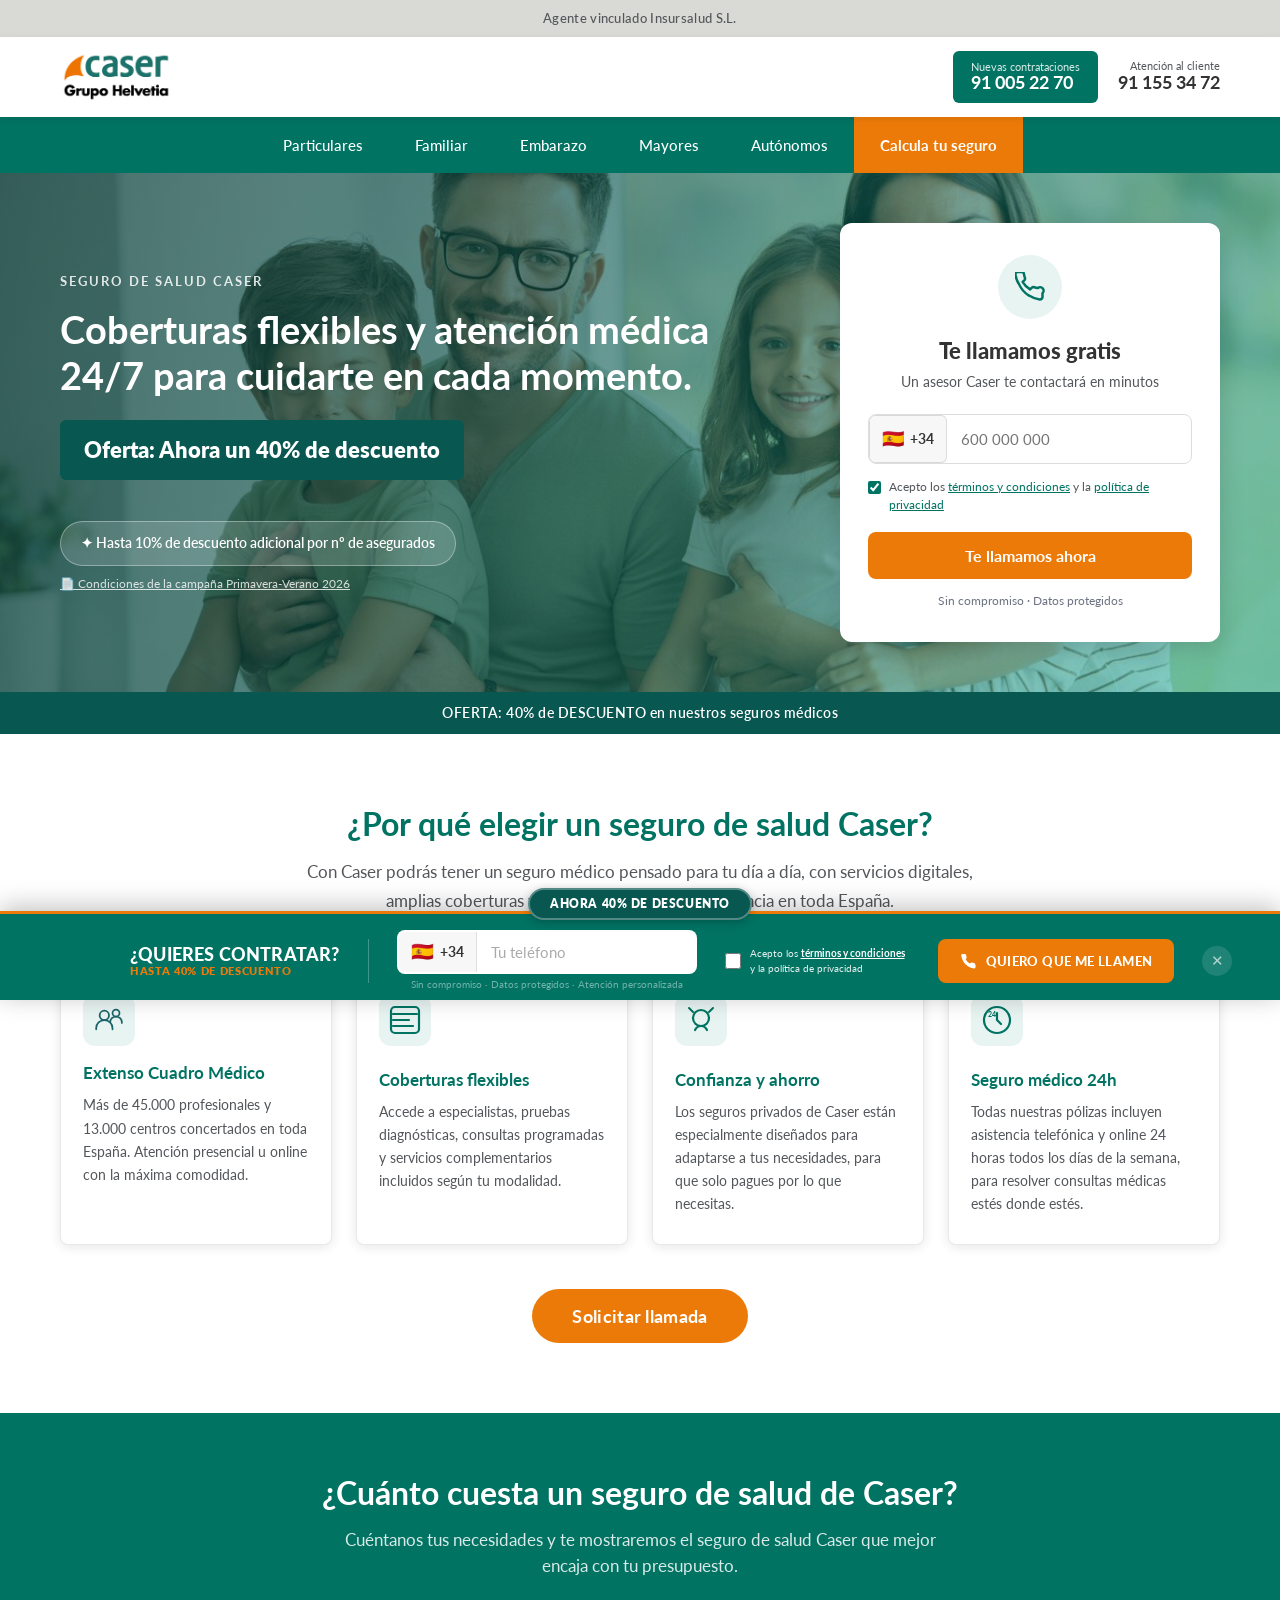
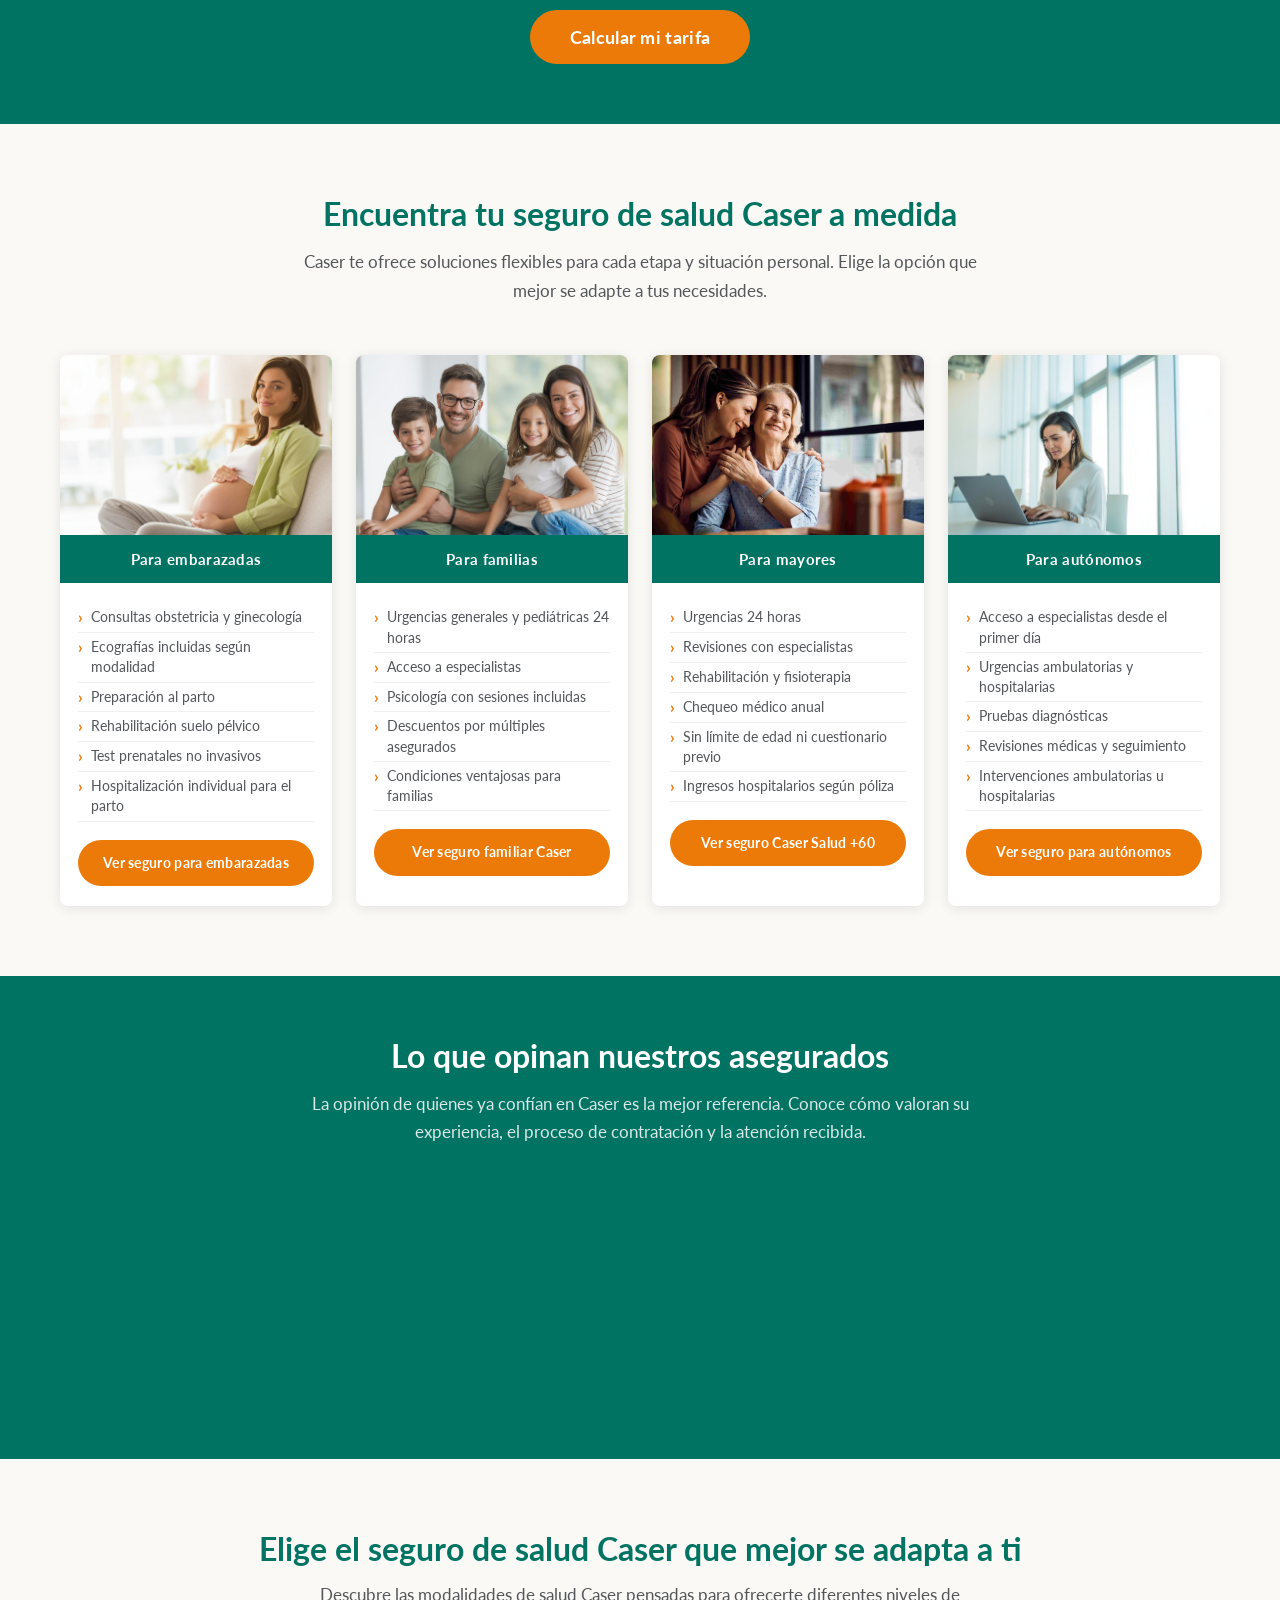
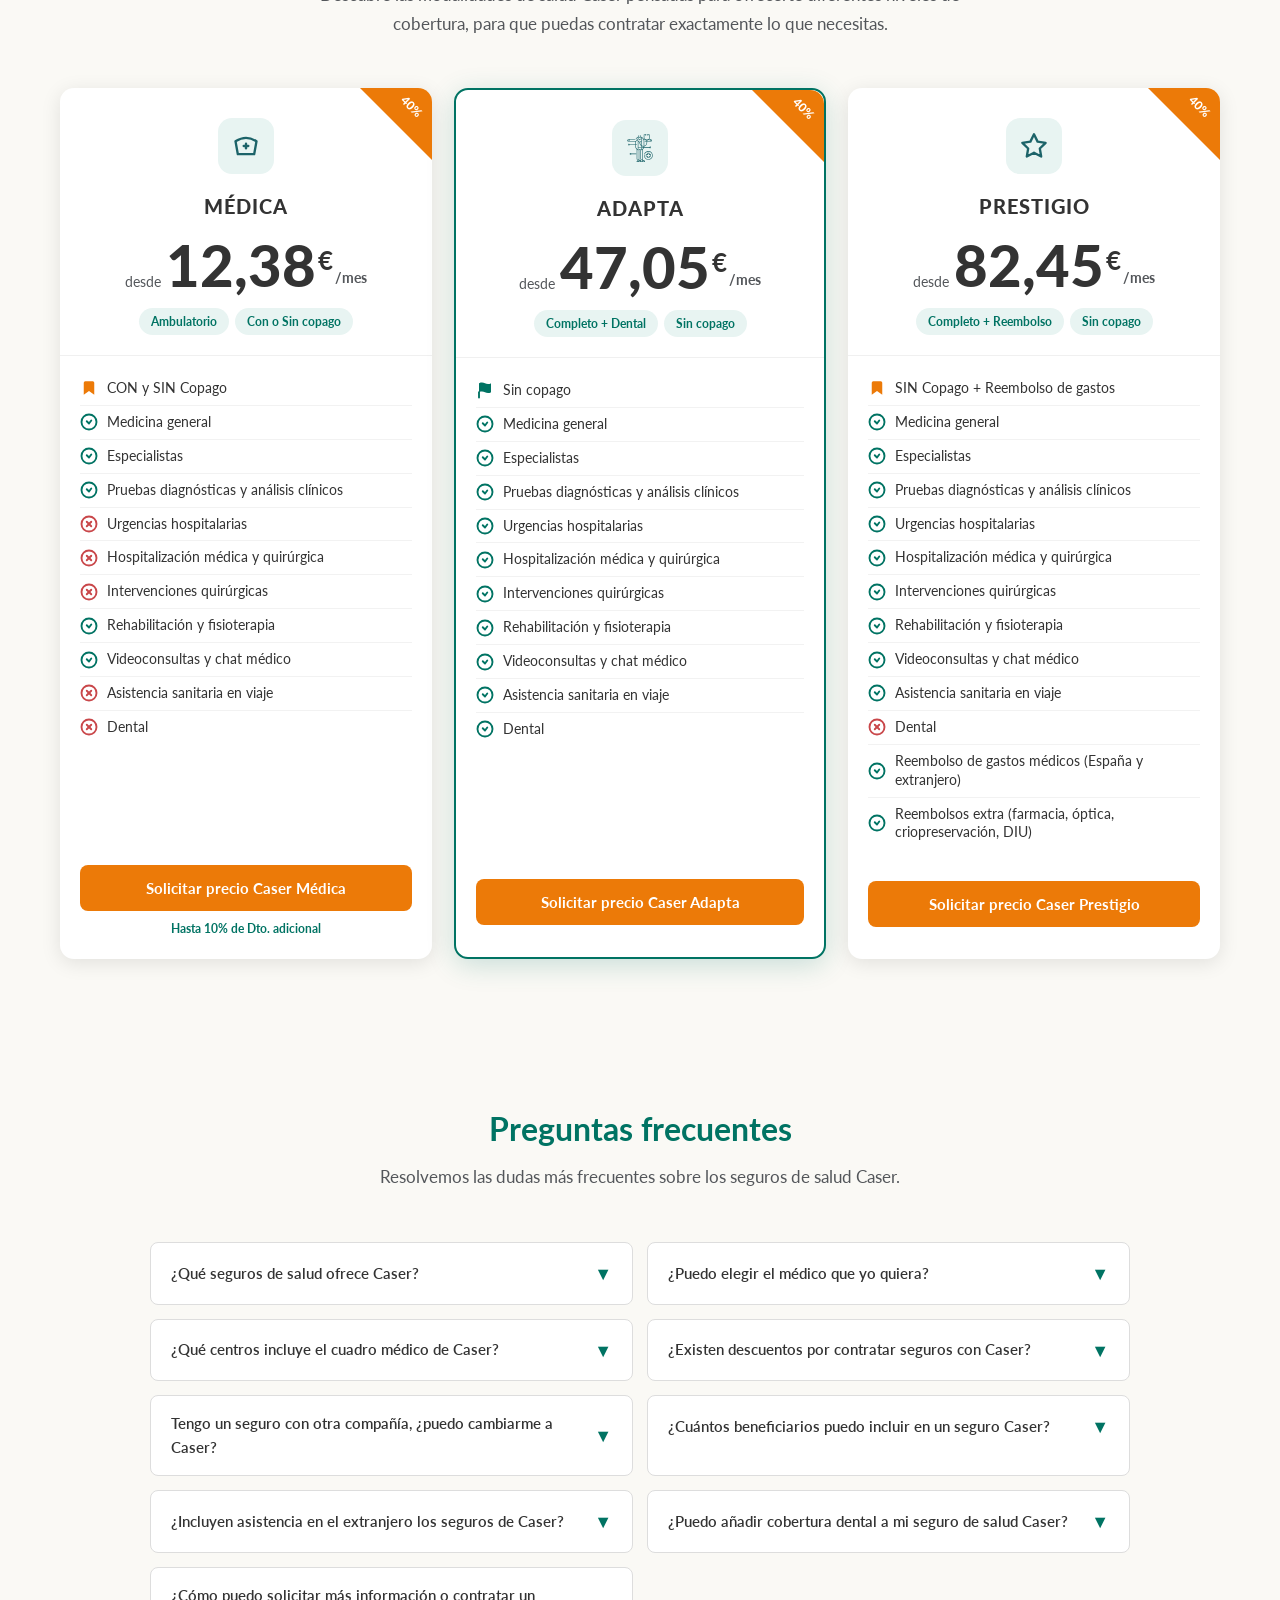
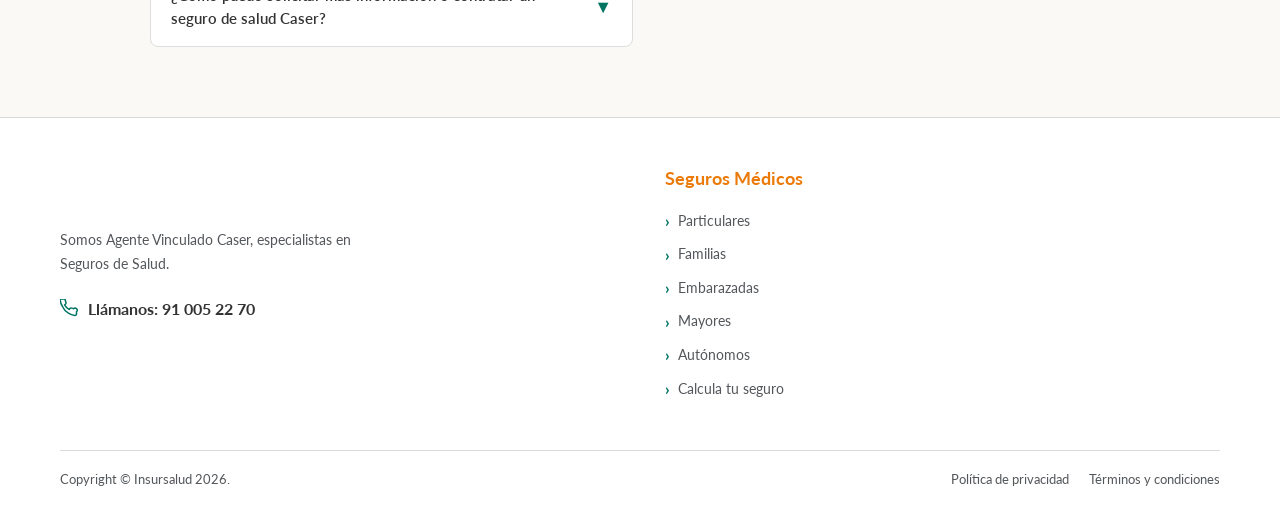
<file: index.html>
<!DOCTYPE html>
<html lang="es">
<head>
  <meta charset="UTF-8">
  <meta name="viewport" content="width=device-width, initial-scale=1.0">
  <meta name="description" content="Seguro de Salud Caser - Coberturas flexibles y atención médica 24/7. Hasta 40% de descuento + 1 mes gratis. Más de 45.000 profesionales y 13.000 centros.">
  <title>SEGURO DE SALUD CASER | Hasta 40% dto. y 1 mes gratis</title>
  <link rel="preconnect" href="https://fonts.googleapis.com">
  <link href="https://fonts.googleapis.com/css2?family=Lato:wght@400;700;900&display=swap" rel="stylesheet">
  <link rel="stylesheet" href="/css/styles.css?v=20260527">
  <!-- Google Tag Manager -->
  <script>(function(w,d,s,l,i){w[l]=w[l]||[];w[l].push({'gtm.start':
  new Date().getTime(),event:'gtm.js'});var f=d.getElementsByTagName(s)[0],
  j=d.createElement(s),dl=l!='dataLayer'?'&l='+l:'';j.async=true;j.src=
  'https://www.googletagmanager.com/gtm.js?id='+i+dl;f.parentNode.insertBefore(j,f);
  })(window,document,'script','dataLayer','GTM-MCS2XJCK');</script>
  <!-- End Google Tag Manager -->
  <!-- SEO Optimizado -->
  <link rel="canonical" href="https://caser.ofertaseguromedico.es/">
  <link rel="icon" type="image/svg+xml" href="/images/favicon.svg">
  <link rel="apple-touch-icon" href="/images/favicon.svg">
  <meta property="og:title" content="Seguro de Salud Caser | Hasta 40% de descuento">
  <meta property="og:description" content="Seguro de Salud Caser con coberturas flexibles y atención médica 24/7. Hasta 40% de descuento. Más de 45.000 profesionales y 13.000 centros en toda España.">
  <meta property="og:image" content="https://caser.ofertaseguromedico.es/images/familia-feliz-seguro-salud-caser.jpeg">
  <meta property="og:url" content="https://caser.ofertaseguromedico.es/">
  <meta property="og:type" content="website">
  <meta property="og:locale" content="es_ES">
  <meta property="og:site_name" content="Caser Seguros de Salud — Insursalud">
  <meta name="twitter:card" content="summary_large_image">
  <meta name="twitter:title" content="Seguro de Salud Caser | Hasta 40% de descuento">
  <meta name="twitter:description" content="Coberturas flexibles y atención médica 24/7. Hasta 40% de descuento. Solicita tu precio personalizado.">
  <meta name="twitter:image" content="https://caser.ofertaseguromedico.es/images/familia-feliz-seguro-salud-caser.jpeg">
  <script type="application/ld+json">
  {
    "@context": "https://schema.org",
    "@graph": [
    {
      "@type": "InsuranceAgency",
      "@id": "https://caser.ofertaseguromedico.es/#organization",
      "name": "Insursalud S.L. — Agente Caser Seguros",
      "url": "https://caser.ofertaseguromedico.es/",
      "logo": {
        "@type": "ImageObject",
        "url": "https://caser.ofertaseguromedico.es/images/logo-caser.png",
        "width": 200,
        "height": 60
      },
      "description": "Agente vinculado de Caser Seguros especializado en seguros de salud. Inscrito en la DGSFP con clave AJ0374. Más de 45.000 profesionales y 13.000 centros en toda España.",
      "telephone": "+34910052270",
      "email": "info@insursalud.com",
      "address": {
        "@type": "PostalAddress",
        "streetAddress": "Carril de los Caleros, 8 G 2-B",
        "addressLocality": "Madrid",
        "postalCode": "28023",
        "addressCountry": "ES"
      },
      "areaServed": {
        "@type": "Country",
        "name": "España"
      },
      "priceRange": "€€",
      "sameAs": [
        "https://www.caser.es/",
        "https://www.dgsfp.mineco.es/"
      ],
      "aggregateRating": {
        "@type": "AggregateRating",
        "ratingValue": "4.8",
        "reviewCount": "127",
        "bestRating": "5",
        "worstRating": "1"
      },
      "hasOfferCatalog": {
        "@type": "OfferCatalog",
        "name": "Seguros de Salud Caser",
        "itemListElement": [
          {
            "@type": "Offer",
            "itemOffered": {
              "@type": "FinancialProduct",
              "name": "Caser Médica",
              "description": "Seguro de salud ambulatorio con o sin copago. Incluye medicina general, especialistas, pruebas diagnósticas, urgencias hospitalarias, hospitalización e intervenciones quirúrgicas.",
              "url": "https://caser.ofertaseguromedico.es/particulares",
              "category": "Seguro de Salud"
            },
            "price": "12.38",
            "priceCurrency": "EUR",
            "priceSpecification": {
              "@type": "UnitPriceSpecification",
              "price": "12.38",
              "priceCurrency": "EUR",
              "unitText": "mes"
            }
          },
          {
            "@type": "Offer",
            "itemOffered": {
              "@type": "FinancialProduct",
              "name": "Caser Adapta",
              "description": "Seguro de salud completo sin copago con cobertura dental incluida. Incluye todas las prestaciones de Médica más dental y asistencia sanitaria en viaje.",
              "url": "https://caser.ofertaseguromedico.es/particulares",
              "category": "Seguro de Salud"
            },
            "price": "47.05",
            "priceCurrency": "EUR",
            "priceSpecification": {
              "@type": "UnitPriceSpecification",
              "price": "47.05",
              "priceCurrency": "EUR",
              "unitText": "mes"
            }
          },
          {
            "@type": "Offer",
            "itemOffered": {
              "@type": "FinancialProduct",
              "name": "Caser Prestigio",
              "description": "Seguro de salud completo sin copago con reembolso de gastos médicos en España y extranjero. Incluye farmacia, óptica, criopreservación y DIU.",
              "url": "https://caser.ofertaseguromedico.es/particulares",
              "category": "Seguro de Salud Premium"
            },
            "price": "82.45",
            "priceCurrency": "EUR",
            "priceSpecification": {
              "@type": "UnitPriceSpecification",
              "price": "82.45",
              "priceCurrency": "EUR",
              "unitText": "mes"
            }
          }
        ]
      }
    },
    {
      "@type": "WebSite",
      "@id": "https://caser.ofertaseguromedico.es/#website",
      "url": "https://caser.ofertaseguromedico.es/",
      "name": "Caser Seguros de Salud — Insursalud",
      "description": "Seguros de salud Caser: particulares, familiar, embarazo, mayores y autónomos. Hasta 40% de descuento.",
      "inLanguage": "es-ES",
      "publisher": {"@id": "https://caser.ofertaseguromedico.es/#organization"},
      "potentialAction": {
        "@type": "SearchAction",
        "target": "https://caser.ofertaseguromedico.es/?s={search_term_string}",
        "query-input": "required name=search_term_string"
      }
    },
    {
      "@type": "WebPage",
      "@id": "https://caser.ofertaseguromedico.es/#webpage",
      "url": "https://caser.ofertaseguromedico.es/",
      "name": "Seguro de Salud Caser | Hasta 40% de descuento",
      "description": "Seguro de Salud Caser - Coberturas flexibles y atención médica 24/7. Hasta 40% de descuento + 1 mes gratis. Más de 45.000 profesionales y 13.000 centros.",
      "inLanguage": "es-ES",
      "isPartOf": {"@id": "https://caser.ofertaseguromedico.es/#website"},
      "about": {"@id": "https://caser.ofertaseguromedico.es/#organization"},
      "speakable": {
        "@type": "SpeakableSpecification",
        "cssSelector": ["h1", ".why-choose", ".faq-item"]
      }
    },
    {
      "@type": "BreadcrumbList",
      "itemListElement": [
      {
        "@type": "ListItem",
        "position": 1,
        "name": "Inicio",
        "item": "https://caser.ofertaseguromedico.es/"
      }
      ]
    },
    {
      "@type": "FAQPage",
      "mainEntity": [
      {
        "@type": "Question",
        "name": "¿Qué seguros de salud ofrece Caser?",
        "acceptedAnswer": {
          "@type": "Answer",
          "text": "Caser ofrece tres modalidades principales: Médica (ambulatorio con o sin copago), Adapta (completo + dental, sin copago) y Prestigio (completo + reembolso de gastos, sin copago). También dispone de coberturas especiales para embarazadas, familias, mayores y autónomos."
        }
      },
      {
        "@type": "Question",
        "name": "¿Puedo elegir el médico que yo quiera?",
        "acceptedAnswer": {
          "@type": "Answer",
          "text": "Sí. Con el seguro Caser tienes acceso a más de 45.000 médicos y especialistas en toda España. Con la modalidad Prestigio también puedes acudir a médicos fuera del cuadro médico y solicitar reembolso de los gastos."
        }
      },
      {
        "@type": "Question",
        "name": "¿Qué centros incluye el cuadro médico de Caser?",
        "acceptedAnswer": {
          "@type": "Answer",
          "text": "El cuadro médico de Caser incluye más de 13.000 centros concertados en toda España, entre clínicas, hospitales y consultas especializadas. Puedes consultar el cuadro médico completo en la web oficial de Caser."
        }
      },
      {
        "@type": "Question",
        "name": "¿Existen descuentos por contratar seguros con Caser?",
        "acceptedAnswer": {
          "@type": "Answer",
          "text": "Sí. Actualmente dispones de un 40% de descuento directo más 1 mes gratis. Además, puedes obtener hasta un 10% adicional de descuento en función del número de asegurados que incluyas en tu póliza."
        }
      },
      {
        "@type": "Question",
        "name": "Tengo un seguro con otra compañía, ¿puedo cambiarme a Caser?",
        "acceptedAnswer": {
          "@type": "Answer",
          "text": "Por supuesto. Puedes cambiar tu seguro médico a Caser en cualquier momento. Nuestros asesores te guiarán en el proceso para que el cambio sea sencillo y sin interrupciones en tu cobertura."
        }
      },
      {
        "@type": "Question",
        "name": "¿Cuántos beneficiarios puedo incluir en un seguro Caser?",
        "acceptedAnswer": {
          "@type": "Answer",
          "text": "Puedes incluir todos los miembros de tu familia o grupo que desees. A mayor número de asegurados, mayor descuento obtendrás, hasta un 10% adicional sobre el precio de la póliza."
        }
      },
      {
        "@type": "Question",
        "name": "¿Incluyen asistencia en el extranjero los seguros de Caser?",
        "acceptedAnswer": {
          "@type": "Answer",
          "text": "Las modalidades Adapta y Prestigio incluyen asistencia sanitaria en viaje al extranjero. Con el seguro Prestigio, además, puedes obtener reembolso de gastos médicos incurridos tanto en España como en el extranjero."
        }
      },
      {
        "@type": "Question",
        "name": "¿Puedo añadir cobertura dental a mi seguro de salud Caser?",
        "acceptedAnswer": {
          "@type": "Answer",
          "text": "La modalidad Adapta incluye cobertura dental de serie. Si contratas la modalidad Médica, puedes consultar con nuestros asesores las opciones para añadir cobertura dental complementaria."
        }
      },
      {
        "@type": "Question",
        "name": "¿Cómo puedo solicitar más información o contratar un seguro de salud Caser?",
        "acceptedAnswer": {
          "@type": "Answer",
          "text": "Puedes solicitar información llamando al 91 005 22 70 (nuevas contrataciones), rellenando el formulario de esta página o calculando tu tarifa directamente en nuestra sección \"Calcula tu seguro\". Uno de nuestros asesores te contactará sin compromiso."
        }
      }
      ]
    }
    ]
  }
  </script>
  <!-- LCP Preload — hero home (desktop y mobile) -->
  <link rel="preload" as="image" href="/images/familia-feliz-seguro-salud-caser.jpeg" fetchpriority="high" type="image/jpeg" media="(min-width: 768px)">
  <link rel="preload" as="image" href="/images/familia-feliz-seguro-salud-caser-mobile.jpeg" fetchpriority="high" type="image/jpeg" media="(max-width: 767px)">
</head>
<body>
  <!-- Google Tag Manager (noscript) -->
  <noscript><iframe src="https://www.googletagmanager.com/ns.html?id=GTM-MCS2XJCK"
  height="0" width="0" style="display:none;visibility:hidden"></iframe></noscript>
  <!-- End Google Tag Manager (noscript) -->

  <!-- TOP BAR -->
  <div class="top-bar">Agente vinculado Insursalud S.L.</div>

  <!-- HEADER -->
  <header class="site-header">
    <div class="container">
      <div class="header-inner">
        <a href="/" class="site-logo">
          <img src="/images/logo-caser.png" alt="Caser Seguros de Salud" class="logo-img" width="160" height="48" loading="eager">
        </a>
        <div class="header-phones">
          <a href="tel:910052270" class="phone-cta">
            <div>
              <span class="label">Nuevas contrataciones</span>
              <span class="number">91 005 22 70</span>
            </div>
          </a>
          <div class="phone-secondary">
            <span class="label">Atención al cliente</span>
            <a href="tel:911553472" class="number">91 155 34 72</a>
          </div>
        </div>
      </div>
    </div>
  </header>

  <!-- NAVEGACIÓN -->
  <nav class="main-nav" role="navigation" aria-label="Navegación principal">
    <div class="container">
      <button class="nav-toggle" aria-label="Abrir menú" onclick="toggleNav()">☰</button>
      <div class="nav-inner" id="mainNav">
        <a href="/particulares">Particulares</a>
        <a href="/familiar">Familiar</a>
        <a href="/embarazo">Embarazo</a>
        <a href="/mayores">Mayores</a>
        <a href="/autonomos">Autónomos</a>
        <button type="button" class="nav-cta" onclick="openCallModal('')" style="cursor:pointer;border:none;">Calcula tu seguro</button>
      </div>
    </div>
  </nav>

  <!-- HERO -->
  <section class="hero" aria-label="Seguro de salud Caser para familias felices">
    <!-- Imagen SEO del hero (visualmente oculta, accesible para buscadores) -->
    <img src="/images/familia-feliz-seguro-salud-caser.jpeg"
         alt="Familia feliz con seguro de salud Caser — coberturas completas para todos sus miembros"
         width="1312" height="736"
         loading="eager" fetchpriority="high"
         style="position:absolute;width:1px;height:1px;opacity:0;pointer-events:none;overflow:hidden;"
         aria-hidden="true">
    <div class="hero-inner">
      <div class="hero-text">
        <p class="eyebrow">SEGURO DE SALUD CASER</p>
        <h1>Coberturas flexibles y atención médica 24/7 para cuidarte en cada momento.</h1>
        <div class="hero-badge">Oferta: Ahora un 40% de descuento</div>
        <br><br>
        <span class="hero-descuento">✦ Hasta 10% de descuento adicional por nº de asegurados</span>
        <br>
        <a href="/docs/Condiciones-promocion-Primavera-Verano-2026.pdf" target="_blank" rel="noopener" style="font-size:12px;color:#fff;opacity:0.8;text-decoration:underline;margin-top:8px;display:inline-block;">📄 Condiciones de la campaña Primavera-Verano 2026</a>
      </div>
      <div class="hero-form-card">
      <div class="hf-icon"><svg xmlns="http://www.w3.org/2000/svg" width="30" height="30" viewBox="0 0 24 24" fill="none" stroke="currentColor" stroke-width="2" stroke-linecap="round" stroke-linejoin="round"><path d="M22 16.92v3a2 2 0 01-2.18 2 19.79 19.79 0 01-8.63-3.07A19.5 19.5 0 013.31 9.9 19.79 19.79 0 01.22 1.28 2 2 0 012.2 0h3a2 2 0 012 1.72c.127.96.361 1.903.7 2.81a2 2 0 01-.45 2.11L6.09 7.91a16 16 0 006 6l1.27-1.27a2 2 0 012.11-.45c.907.339 1.85.573 2.81.7A2 2 0 0122 16.92z"/></svg></div>
      <h3>Te llamamos gratis</h3>
      <p class="hf-sub">Un asesor Caser te contactará en minutos</p>
      <div class="hf-wrap" id="heroFormWrap">
        <div class="hf-phone">
          <div class="phone-prefix">
            <span class="flag">🇪🇸</span>
            <span>+34</span>
          </div>
          <input type="tel" id="heroPhone" placeholder="600 000 000" maxlength="11" oninput="formatPhone(this)" onkeydown="if(event.key==='Enter'){submitHeroForm();}">
        </div>
        <span class="phone-error-msg" id="heroPhoneError"></span>
        <div class="hf-check">
          <input type="checkbox" id="heroTerms" checked>
          <label for="heroTerms">Acepto los <a href="#" onclick="openLegalModal();return false;">términos y condiciones</a> y la <a href="#" onclick="openLegalModal();return false;">política de privacidad</a></label>
        </div>
        <button type="button" class="hf-submit" onclick="submitHeroForm()">Te llamamos ahora</button>
        <p class="hf-footer">Sin compromiso · Datos protegidos</p>
      </div>
      <div id="heroFormSuccess" style="display:none; text-align:center; padding:10px 0 20px;">
        <div style="font-size:48px; margin-bottom:12px;">✅</div>
        <p style="font-size:17px; font-weight:700; color:var(--color-primary); margin-bottom:8px;">¡Recibido!</p>
        <p style="font-size:14px; color:var(--color-text-medium);">Te llamaremos en los próximos minutos.</p>
      </div>
    </div>
    </div>
  </section>

  <!-- OFERTA BAR -->
  <div class="oferta-bar">OFERTA: 40% de DESCUENTO en nuestros seguros médicos</div>

  <!-- POR QUÉ CASER -->
  <section class="why-section">
    <div class="container">
      <h2 class="section-title">¿Por qué elegir un seguro de salud Caser?</h2>
      <p class="section-subtitle">Con Caser podrás tener un seguro médico pensado para tu día a día, con servicios digitales, amplias coberturas y un cuadro médico de referencia en toda España.</p>

      <div class="features-grid">
        <div class="feature-card">
          <div class="feature-icon-wrap"><img src="/images/group.svg" alt="Cuadro médico de más de 45.000 profesionales en España" width="28" height="28" class="svg-icon" loading="lazy"></div>
          <h3>Extenso Cuadro Médico</h3>
          <p>Más de 45.000 profesionales y 13.000 centros concertados en toda España. Atención presencial u online con la máxima comodidad.</p>
        </div>
        <div class="feature-card">
          <svg class="feature-icon" viewBox="0 0 52 52" fill="none" xmlns="http://www.w3.org/2000/svg">
            <rect width="52" height="52" rx="12" fill="#e8f4f2"/>
            <path d="M14 20h24M14 26h16M14 32h20" stroke="#007363" stroke-width="2.2" stroke-linecap="round"/>
            <rect x="12" y="13" width="28" height="26" rx="4" stroke="#007363" stroke-width="2.2"/>
          </svg>
          <h3>Coberturas flexibles</h3>
          <p>Accede a especialistas, pruebas diagnósticas, consultas programadas y servicios complementarios incluidos según tu modalidad.</p>
        </div>
        <div class="feature-card">
          <svg class="feature-icon" viewBox="0 0 52 52" fill="none" xmlns="http://www.w3.org/2000/svg">
            <rect width="52" height="52" rx="12" fill="#e8f4f2"/>
            <circle cx="26" cy="24" r="8" stroke="#007363" stroke-width="2.2"/>
            <path d="M20 36c1.5-3 3-4 6-4s4.5 1 6 4" stroke="#007363" stroke-width="2.2" stroke-linecap="round"/>
            <path d="M34 18l4-4M18 18l-4-4" stroke="#007363" stroke-width="2" stroke-linecap="round"/>
          </svg>
          <h3>Confianza y ahorro</h3>
          <p>Los seguros privados de Caser están especialmente diseñados para adaptarse a tus necesidades, para que solo pagues por lo que necesitas.</p>
        </div>
        <div class="feature-card">
          <svg class="feature-icon" viewBox="0 0 52 52" fill="none" xmlns="http://www.w3.org/2000/svg">
            <rect width="52" height="52" rx="12" fill="#e8f4f2"/>
            <circle cx="26" cy="26" r="13" stroke="#007363" stroke-width="2.2"/>
            <path d="M26 19v7l4 4" stroke="#007363" stroke-width="2.2" stroke-linecap="round" stroke-linejoin="round"/>
            <text x="17" y="23" font-size="7" fill="#007363" font-weight="700">24</text>
          </svg>
          <h3>Seguro médico 24h</h3>
          <p>Todas nuestras pólizas incluyen asistencia telefónica y online 24 horas todos los días de la semana, para resolver consultas médicas estés donde estés.</p>
        </div>
      </div>

      <div class="why-cta">
        <button class="btn btn-cta btn-lg" onclick="openCallModal('')" style="cursor:pointer;">Solicitar llamada</button>
      </div>
    </div>
  </section>

  <!-- CTA PRECIO -->
  <section class="cta-section">
    <div class="container">
      <h2>¿Cuánto cuesta un seguro de salud de Caser?</h2>
      <p>Cuéntanos tus necesidades y te mostraremos el seguro de salud Caser que mejor encaja con tu presupuesto.</p>
      <button type="button" class="btn btn-cta btn-lg" onclick="openCallModal('')">Calcular mi tarifa</button>
    </div>
  </section>

  <!-- SEGUROS A MEDIDA -->
  <section class="products-section">
    <div class="container">
      <h2 class="section-title">Encuentra tu seguro de salud Caser a medida</h2>
      <p class="section-subtitle">Caser te ofrece soluciones flexibles para cada etapa y situación personal. Elige la opción que mejor se adapte a tus necesidades.</p>

      <div class="products-grid">
        <div class="product-card">
          <div class="product-card-img" style="background-image:url('/images/seguro-salud-embarazo-caser.jpeg');background-size:cover;background-position:center top;"></div>
          <div class="product-card-header">Para embarazadas</div>
          <div class="product-card-body">
            <ul>
              <li>Consultas obstetricia y ginecología</li>
              <li>Ecografías incluidas según modalidad</li>
              <li>Preparación al parto</li>
              <li>Rehabilitación suelo pélvico</li>
              <li>Test prenatales no invasivos</li>
              <li>Hospitalización individual para el parto</li>
            </ul>
            <a href="/embarazo" class="btn btn-cta">Ver seguro para embarazadas</a>
          </div>
        </div>

        <div class="product-card">
          <div class="product-card-img" style="background-image:url('/images/seguro-salud-caser-familias.jpeg');background-size:cover;background-position:center top;"></div>
          <div class="product-card-header">Para familias</div>
          <div class="product-card-body">
            <ul>
              <li>Urgencias generales y pediátricas 24 horas</li>
              <li>Acceso a especialistas</li>
              <li>Psicología con sesiones incluidas</li>
              <li>Descuentos por múltiples asegurados</li>
              <li>Condiciones ventajosas para familias</li>
            </ul>
            <a href="/familiar" class="btn btn-cta">Ver seguro familiar Caser</a>
          </div>
        </div>

        <div class="product-card">
          <div class="product-card-img" style="background-image:url('/images/seguro-salud-mayores-caser.jpg');background-size:cover;background-position:center top;"></div>
          <div class="product-card-header">Para mayores</div>
          <div class="product-card-body">
            <ul>
              <li>Urgencias 24 horas</li>
              <li>Revisiones con especialistas</li>
              <li>Rehabilitación y fisioterapia</li>
              <li>Chequeo médico anual</li>
              <li>Sin límite de edad ni cuestionario previo</li>
              <li>Ingresos hospitalarios según póliza</li>
            </ul>
            <a href="/mayores" class="btn btn-cta">Ver seguro Caser Salud +60</a>
          </div>
        </div>

        <div class="product-card">
          <div class="product-card-img" style="background-image:url('/images/seguro-salud-autonomos-caser-hero.jpeg');background-size:cover;background-position:center top;"></div>
          <div class="product-card-header">Para autónomos</div>
          <div class="product-card-body">
            <ul>
              <li>Acceso a especialistas desde el primer día</li>
              <li>Urgencias ambulatorias y hospitalarias</li>
              <li>Pruebas diagnósticas</li>
              <li>Revisiones médicas y seguimiento</li>
              <li>Intervenciones ambulatorias u hospitalarias</li>
            </ul>
            <a href="/autonomos" class="btn btn-cta">Ver seguro para autónomos</a>
          </div>
        </div>
      </div>
    </div>
  </section>

  <!-- TESTIMONIOS -->
  <section class="testimonials-section">
    <div class="container">
      <h2 class="section-title">Lo que opinan nuestros asegurados</h2>
      <p class="section-subtitle">La opinión de quienes ya confían en Caser es la mejor referencia. Conoce cómo valoran su experiencia, el proceso de contratación y la atención recibida.</p>
      <div class="testimonials-grid">
        <div class="testimonial-card">
          <p>«El proceso fue muy sencillo. Me explicaron todas las opciones y contraté en pocos minutos. Estoy tranquila sabiendo que tengo un buen respaldo.»</p>
          <div class="testimonial-author">
            <strong>María L.</strong>
            <span>42 años – Zaragoza</span>
          </div>
        </div>
        <div class="testimonial-card">
          <p>«Necesitaba un seguro flexible y con atención digital. La app me permite resolver consultas rápido y sin desplazamientos. Muy cómodo.»</p>
          <div class="testimonial-author">
            <strong>Javier M.</strong>
            <span>36 años – Valencia</span>
          </div>
        </div>
        <div class="testimonial-card">
          <p>«Buscábamos una opción familiar y nos ayudaron a elegir la modalidad adecuada. El trato fue claro, cercano y sin complicaciones.»</p>
          <div class="testimonial-author">
            <strong>Carmen y Luis</strong>
            <span>Padres de 2 niños – Sevilla</span>
          </div>
        </div>
      </div>
    </div>
  </section>

  <!-- ====================== PLANES ====================== -->
  <section class="planes-section">
    <div class="container">
      <h2 class="section-title">Elige el seguro de salud Caser que mejor se adapta a ti</h2>
      <p class="section-subtitle">Descubre las modalidades de salud Caser pensadas para ofrecerte diferentes niveles de cobertura, para que puedas contratar exactamente lo que necesitas.</p>
      <div class="planes-grid planes-grid-3">

        <div class="pc">
          <div class="pc-badge"><span>40%</span></div>
          <div class="pc-top">
            <div class="pc-icon-box"><img src="/images/nurse.svg" alt="MÉDICA" width="28" height="28" class="svg-icon" loading="lazy"></div>
            <div class="pc-name">MÉDICA</div>
            <div class="pc-price"><span class="pc-price-from">desde</span><span class="pc-price-num">12,38</span><span class="pc-price-currency">€</span><span class="pc-price-period">/mes</span></div>
            <div class="pc-tags"><span class="pc-tag">Ambulatorio</span><span class="pc-tag">Con o Sin copago</span></div>
          </div>
<ul class="pc-features">
            <li><svg xmlns="http://www.w3.org/2000/svg" class="pc-icon" viewBox="0 0 24 24" fill="#EC7A08"><path d="M19 21l-7-5-7 5V5a2 2 0 012-2h10a2 2 0 012 2z"/></svg> CON y SIN Copago</li>
            <li><svg xmlns="http://www.w3.org/2000/svg" class="pc-icon" viewBox="0 0 24 24" fill="none" stroke="#007363" stroke-width="2.5" stroke-linecap="round" stroke-linejoin="round"><circle cx="12" cy="12" r="10"/><polyline points="9 11 12 14 15 10"/></svg> Medicina general</li>
            <li><svg xmlns="http://www.w3.org/2000/svg" class="pc-icon" viewBox="0 0 24 24" fill="none" stroke="#007363" stroke-width="2.5" stroke-linecap="round" stroke-linejoin="round"><circle cx="12" cy="12" r="10"/><polyline points="9 11 12 14 15 10"/></svg> Especialistas</li>
            <li><svg xmlns="http://www.w3.org/2000/svg" class="pc-icon" viewBox="0 0 24 24" fill="none" stroke="#007363" stroke-width="2.5" stroke-linecap="round" stroke-linejoin="round"><circle cx="12" cy="12" r="10"/><polyline points="9 11 12 14 15 10"/></svg> Pruebas diagnósticas y análisis clínicos</li>
            <li><svg xmlns="http://www.w3.org/2000/svg" class="pc-icon" viewBox="0 0 24 24" fill="none" stroke="#c9474a" stroke-width="2.5" stroke-linecap="round" stroke-linejoin="round"><circle cx="12" cy="12" r="10"/><line x1="15" y1="9" x2="9" y2="15"/><line x1="9" y1="9" x2="15" y2="15"/></svg> Urgencias hospitalarias</li>
            <li><svg xmlns="http://www.w3.org/2000/svg" class="pc-icon" viewBox="0 0 24 24" fill="none" stroke="#c9474a" stroke-width="2.5" stroke-linecap="round" stroke-linejoin="round"><circle cx="12" cy="12" r="10"/><line x1="15" y1="9" x2="9" y2="15"/><line x1="9" y1="9" x2="15" y2="15"/></svg> Hospitalización médica y quirúrgica</li>
            <li><svg xmlns="http://www.w3.org/2000/svg" class="pc-icon" viewBox="0 0 24 24" fill="none" stroke="#c9474a" stroke-width="2.5" stroke-linecap="round" stroke-linejoin="round"><circle cx="12" cy="12" r="10"/><line x1="15" y1="9" x2="9" y2="15"/><line x1="9" y1="9" x2="15" y2="15"/></svg> Intervenciones quirúrgicas</li>
            <li><svg xmlns="http://www.w3.org/2000/svg" class="pc-icon" viewBox="0 0 24 24" fill="none" stroke="#007363" stroke-width="2.5" stroke-linecap="round" stroke-linejoin="round"><circle cx="12" cy="12" r="10"/><polyline points="9 11 12 14 15 10"/></svg> Rehabilitación y fisioterapia</li>
            <li><svg xmlns="http://www.w3.org/2000/svg" class="pc-icon" viewBox="0 0 24 24" fill="none" stroke="#007363" stroke-width="2.5" stroke-linecap="round" stroke-linejoin="round"><circle cx="12" cy="12" r="10"/><polyline points="9 11 12 14 15 10"/></svg> Videoconsultas y chat médico</li>
            <li><svg xmlns="http://www.w3.org/2000/svg" class="pc-icon" viewBox="0 0 24 24" fill="none" stroke="#c9474a" stroke-width="2.5" stroke-linecap="round" stroke-linejoin="round"><circle cx="12" cy="12" r="10"/><line x1="15" y1="9" x2="9" y2="15"/><line x1="9" y1="9" x2="15" y2="15"/></svg> Asistencia sanitaria en viaje</li>
            <li><svg xmlns="http://www.w3.org/2000/svg" class="pc-icon" viewBox="0 0 24 24" fill="none" stroke="#c9474a" stroke-width="2.5" stroke-linecap="round" stroke-linejoin="round"><circle cx="12" cy="12" r="10"/><line x1="15" y1="9" x2="9" y2="15"/><line x1="9" y1="9" x2="15" y2="15"/></svg> Dental</li>
          </ul>
          <div class="pc-footer">
            <button class="pc-btn" onclick="openCallModal('MÉDICA')">Solicitar precio Caser Médica</button>
            <p class="pc-discount-note">Hasta 10% de Dto. adicional</p>
          </div>
        </div>
        <div class="pc pc-featured">
          <div class="pc-badge"><span>40%</span></div>
          <div class="pc-top">
            <div class="pc-icon-box"><img src="/images/healthy-check.svg" alt="ADAPTA" width="28" height="28" class="svg-icon" loading="lazy"></div>
            <div class="pc-name">ADAPTA</div>
            <div class="pc-price"><span class="pc-price-from">desde</span><span class="pc-price-num">47,05</span><span class="pc-price-currency">€</span><span class="pc-price-period">/mes</span></div>
            <div class="pc-tags"><span class="pc-tag">Completo + Dental</span><span class="pc-tag">Sin copago</span></div>
          </div>
<ul class="pc-features">
            <li><svg xmlns="http://www.w3.org/2000/svg" class="pc-icon" viewBox="0 0 24 24"><path fill="#007363" d="M4 15s1-1 4-1 5 2 8 2 4-1 4-1V3s-1 1-4 1-5-2-8-2-4 1-4 1z"/><line x1="4" y1="22" x2="4" y2="15" stroke="#007363" stroke-width="2.5" stroke-linecap="round"/></svg> Sin copago</li>
            <li><svg xmlns="http://www.w3.org/2000/svg" class="pc-icon" viewBox="0 0 24 24" fill="none" stroke="#007363" stroke-width="2.5" stroke-linecap="round" stroke-linejoin="round"><circle cx="12" cy="12" r="10"/><polyline points="9 11 12 14 15 10"/></svg> Medicina general</li>
            <li><svg xmlns="http://www.w3.org/2000/svg" class="pc-icon" viewBox="0 0 24 24" fill="none" stroke="#007363" stroke-width="2.5" stroke-linecap="round" stroke-linejoin="round"><circle cx="12" cy="12" r="10"/><polyline points="9 11 12 14 15 10"/></svg> Especialistas</li>
            <li><svg xmlns="http://www.w3.org/2000/svg" class="pc-icon" viewBox="0 0 24 24" fill="none" stroke="#007363" stroke-width="2.5" stroke-linecap="round" stroke-linejoin="round"><circle cx="12" cy="12" r="10"/><polyline points="9 11 12 14 15 10"/></svg> Pruebas diagnósticas y análisis clínicos</li>
            <li><svg xmlns="http://www.w3.org/2000/svg" class="pc-icon" viewBox="0 0 24 24" fill="none" stroke="#007363" stroke-width="2.5" stroke-linecap="round" stroke-linejoin="round"><circle cx="12" cy="12" r="10"/><polyline points="9 11 12 14 15 10"/></svg> Urgencias hospitalarias</li>
            <li><svg xmlns="http://www.w3.org/2000/svg" class="pc-icon" viewBox="0 0 24 24" fill="none" stroke="#007363" stroke-width="2.5" stroke-linecap="round" stroke-linejoin="round"><circle cx="12" cy="12" r="10"/><polyline points="9 11 12 14 15 10"/></svg> Hospitalización médica y quirúrgica</li>
            <li><svg xmlns="http://www.w3.org/2000/svg" class="pc-icon" viewBox="0 0 24 24" fill="none" stroke="#007363" stroke-width="2.5" stroke-linecap="round" stroke-linejoin="round"><circle cx="12" cy="12" r="10"/><polyline points="9 11 12 14 15 10"/></svg> Intervenciones quirúrgicas</li>
            <li><svg xmlns="http://www.w3.org/2000/svg" class="pc-icon" viewBox="0 0 24 24" fill="none" stroke="#007363" stroke-width="2.5" stroke-linecap="round" stroke-linejoin="round"><circle cx="12" cy="12" r="10"/><polyline points="9 11 12 14 15 10"/></svg> Rehabilitación y fisioterapia</li>
            <li><svg xmlns="http://www.w3.org/2000/svg" class="pc-icon" viewBox="0 0 24 24" fill="none" stroke="#007363" stroke-width="2.5" stroke-linecap="round" stroke-linejoin="round"><circle cx="12" cy="12" r="10"/><polyline points="9 11 12 14 15 10"/></svg> Videoconsultas y chat médico</li>
            <li><svg xmlns="http://www.w3.org/2000/svg" class="pc-icon" viewBox="0 0 24 24" fill="none" stroke="#007363" stroke-width="2.5" stroke-linecap="round" stroke-linejoin="round"><circle cx="12" cy="12" r="10"/><polyline points="9 11 12 14 15 10"/></svg> Asistencia sanitaria en viaje</li>
            <li><svg xmlns="http://www.w3.org/2000/svg" class="pc-icon" viewBox="0 0 24 24" fill="none" stroke="#007363" stroke-width="2.5" stroke-linecap="round" stroke-linejoin="round"><circle cx="12" cy="12" r="10"/><polyline points="9 11 12 14 15 10"/></svg> Dental</li>
          </ul>
          <div class="pc-footer">
            <button class="pc-btn" onclick="openCallModal('ADAPTA')">Solicitar precio Caser Adapta</button>
          </div>
        </div>
        <div class="pc">
          <div class="pc-badge"><span>40%</span></div>
          <div class="pc-top">
            <div class="pc-icon-box"><img src="/images/star.svg" alt="PRESTIGIO" width="28" height="28" class="svg-icon" loading="lazy"></div>
            <div class="pc-name">PRESTIGIO</div>
            <div class="pc-price"><span class="pc-price-from">desde</span><span class="pc-price-num">82,45</span><span class="pc-price-currency">€</span><span class="pc-price-period">/mes</span></div>
            <div class="pc-tags"><span class="pc-tag">Completo + Reembolso</span><span class="pc-tag">Sin copago</span></div>
          </div>
<ul class="pc-features">
            <li><svg xmlns="http://www.w3.org/2000/svg" class="pc-icon" viewBox="0 0 24 24" fill="#EC7A08"><path d="M19 21l-7-5-7 5V5a2 2 0 012-2h10a2 2 0 012 2z"/></svg> SIN Copago + Reembolso de gastos</li>
            <li><svg xmlns="http://www.w3.org/2000/svg" class="pc-icon" viewBox="0 0 24 24" fill="none" stroke="#007363" stroke-width="2.5" stroke-linecap="round" stroke-linejoin="round"><circle cx="12" cy="12" r="10"/><polyline points="9 11 12 14 15 10"/></svg> Medicina general</li>
            <li><svg xmlns="http://www.w3.org/2000/svg" class="pc-icon" viewBox="0 0 24 24" fill="none" stroke="#007363" stroke-width="2.5" stroke-linecap="round" stroke-linejoin="round"><circle cx="12" cy="12" r="10"/><polyline points="9 11 12 14 15 10"/></svg> Especialistas</li>
            <li><svg xmlns="http://www.w3.org/2000/svg" class="pc-icon" viewBox="0 0 24 24" fill="none" stroke="#007363" stroke-width="2.5" stroke-linecap="round" stroke-linejoin="round"><circle cx="12" cy="12" r="10"/><polyline points="9 11 12 14 15 10"/></svg> Pruebas diagnósticas y análisis clínicos</li>
            <li><svg xmlns="http://www.w3.org/2000/svg" class="pc-icon" viewBox="0 0 24 24" fill="none" stroke="#007363" stroke-width="2.5" stroke-linecap="round" stroke-linejoin="round"><circle cx="12" cy="12" r="10"/><polyline points="9 11 12 14 15 10"/></svg> Urgencias hospitalarias</li>
            <li><svg xmlns="http://www.w3.org/2000/svg" class="pc-icon" viewBox="0 0 24 24" fill="none" stroke="#007363" stroke-width="2.5" stroke-linecap="round" stroke-linejoin="round"><circle cx="12" cy="12" r="10"/><polyline points="9 11 12 14 15 10"/></svg> Hospitalización médica y quirúrgica</li>
            <li><svg xmlns="http://www.w3.org/2000/svg" class="pc-icon" viewBox="0 0 24 24" fill="none" stroke="#007363" stroke-width="2.5" stroke-linecap="round" stroke-linejoin="round"><circle cx="12" cy="12" r="10"/><polyline points="9 11 12 14 15 10"/></svg> Intervenciones quirúrgicas</li>
            <li><svg xmlns="http://www.w3.org/2000/svg" class="pc-icon" viewBox="0 0 24 24" fill="none" stroke="#007363" stroke-width="2.5" stroke-linecap="round" stroke-linejoin="round"><circle cx="12" cy="12" r="10"/><polyline points="9 11 12 14 15 10"/></svg> Rehabilitación y fisioterapia</li>
            <li><svg xmlns="http://www.w3.org/2000/svg" class="pc-icon" viewBox="0 0 24 24" fill="none" stroke="#007363" stroke-width="2.5" stroke-linecap="round" stroke-linejoin="round"><circle cx="12" cy="12" r="10"/><polyline points="9 11 12 14 15 10"/></svg> Videoconsultas y chat médico</li>
            <li><svg xmlns="http://www.w3.org/2000/svg" class="pc-icon" viewBox="0 0 24 24" fill="none" stroke="#007363" stroke-width="2.5" stroke-linecap="round" stroke-linejoin="round"><circle cx="12" cy="12" r="10"/><polyline points="9 11 12 14 15 10"/></svg> Asistencia sanitaria en viaje</li>
            <li><svg xmlns="http://www.w3.org/2000/svg" class="pc-icon" viewBox="0 0 24 24" fill="none" stroke="#c9474a" stroke-width="2.5" stroke-linecap="round" stroke-linejoin="round"><circle cx="12" cy="12" r="10"/><line x1="15" y1="9" x2="9" y2="15"/><line x1="9" y1="9" x2="15" y2="15"/></svg> Dental</li>
            <li><svg xmlns="http://www.w3.org/2000/svg" class="pc-icon" viewBox="0 0 24 24" fill="none" stroke="#007363" stroke-width="2.5" stroke-linecap="round" stroke-linejoin="round"><circle cx="12" cy="12" r="10"/><polyline points="9 11 12 14 15 10"/></svg> Reembolso de gastos médicos (España y extranjero)</li>
            <li><svg xmlns="http://www.w3.org/2000/svg" class="pc-icon" viewBox="0 0 24 24" fill="none" stroke="#007363" stroke-width="2.5" stroke-linecap="round" stroke-linejoin="round"><circle cx="12" cy="12" r="10"/><polyline points="9 11 12 14 15 10"/></svg> Reembolsos extra (farmacia, óptica, criopreservación, DIU)</li>
          </ul>
          <div class="pc-footer">
            <button class="pc-btn" onclick="openCallModal('PRESTIGIO')">Solicitar precio Caser Prestigio</button>
          </div>
        </div>
      </div>
    </div>
  </section>
  <!-- ==================== FIN PLANES ====================

  <!-- FAQ -->
  <section class="faq-section">
    <div class="container">
      <h2 class="section-title">Preguntas frecuentes</h2>
      <p class="section-subtitle">Resolvemos las dudas más frecuentes sobre los seguros de salud Caser.</p>

      <div class="faq-grid">
        <div class="faq-item" onclick="toggleFaq(this)">
          <div class="faq-question">
            ¿Qué seguros de salud ofrece Caser?
            <span class="faq-icon">▼</span>
          </div>
          <div class="faq-answer">Caser ofrece tres modalidades principales: Médica (ambulatorio con o sin copago), Adapta (completo + dental, sin copago) y Prestigio (completo + reembolso de gastos, sin copago). También dispone de coberturas especiales para embarazadas, familias, mayores y autónomos.</div>
        </div>

        <div class="faq-item" onclick="toggleFaq(this)">
          <div class="faq-question">
            ¿Puedo elegir el médico que yo quiera?
            <span class="faq-icon">▼</span>
          </div>
          <div class="faq-answer">Sí. Con el seguro Caser tienes acceso a más de 45.000 médicos y especialistas en toda España. Con la modalidad Prestigio también puedes acudir a médicos fuera del cuadro médico y solicitar reembolso de los gastos.</div>
        </div>

        <div class="faq-item" onclick="toggleFaq(this)">
          <div class="faq-question">
            ¿Qué centros incluye el cuadro médico de Caser?
            <span class="faq-icon">▼</span>
          </div>
          <div class="faq-answer">El cuadro médico de Caser incluye más de 13.000 centros concertados en toda España, entre clínicas, hospitales y consultas especializadas. Puedes consultar el cuadro médico completo en la web oficial de Caser.</div>
        </div>

        <div class="faq-item" onclick="toggleFaq(this)">
          <div class="faq-question">
            ¿Existen descuentos por contratar seguros con Caser?
            <span class="faq-icon">▼</span>
          </div>
          <div class="faq-answer">Sí. Actualmente dispones de un 40% de descuento directo más 1 mes gratis. Además, puedes obtener hasta un 10% adicional de descuento en función del número de asegurados que incluyas en tu póliza.</div>
        </div>

        <div class="faq-item" onclick="toggleFaq(this)">
          <div class="faq-question">
            Tengo un seguro con otra compañía, ¿puedo cambiarme a Caser?
            <span class="faq-icon">▼</span>
          </div>
          <div class="faq-answer">Por supuesto. Puedes cambiar tu seguro médico a Caser en cualquier momento. Nuestros asesores te guiarán en el proceso para que el cambio sea sencillo y sin interrupciones en tu cobertura.</div>
        </div>

        <div class="faq-item" onclick="toggleFaq(this)">
          <div class="faq-question">
            ¿Cuántos beneficiarios puedo incluir en un seguro Caser?
            <span class="faq-icon">▼</span>
          </div>
          <div class="faq-answer">Puedes incluir todos los miembros de tu familia o grupo que desees. A mayor número de asegurados, mayor descuento obtendrás, hasta un 10% adicional sobre el precio de la póliza.</div>
        </div>

        <div class="faq-item" onclick="toggleFaq(this)">
          <div class="faq-question">
            ¿Incluyen asistencia en el extranjero los seguros de Caser?
            <span class="faq-icon">▼</span>
          </div>
          <div class="faq-answer">Las modalidades Adapta y Prestigio incluyen asistencia sanitaria en viaje al extranjero. Con el seguro Prestigio, además, puedes obtener reembolso de gastos médicos incurridos tanto en España como en el extranjero.</div>
        </div>

        <div class="faq-item" onclick="toggleFaq(this)">
          <div class="faq-question">
            ¿Puedo añadir cobertura dental a mi seguro de salud Caser?
            <span class="faq-icon">▼</span>
          </div>
          <div class="faq-answer">La modalidad Adapta incluye cobertura dental de serie. Si contratas la modalidad Médica, puedes consultar con nuestros asesores las opciones para añadir cobertura dental complementaria.</div>
        </div>

        <div class="faq-item" onclick="toggleFaq(this)">
          <div class="faq-question">
            ¿Cómo puedo solicitar más información o contratar un seguro de salud Caser?
            <span class="faq-icon">▼</span>
          </div>
          <div class="faq-answer">Puedes solicitar información llamando al 91 005 22 70 (nuevas contrataciones), rellenando el formulario de esta página o calculando tu tarifa directamente en nuestra sección "Calcula tu seguro". Uno de nuestros asesores te contactará sin compromiso.</div>
        </div>
      </div>
    </div>
  </section>

  <!-- FOOTER -->
  <footer class="site-footer">
    <div class="container">
      <div class="footer-inner">
        <div class="footer-brand">
          <div class="logo-wrap">
            <img src="/images/logo-caser-blanco.png" alt="Caser Seguros" class="logo-img-footer" width="140" height="42" loading="lazy">
          </div>
          <p>Somos Agente Vinculado Caser, especialistas en Seguros de Salud.</p>
          <div class="footer-phone">
            <svg width="18" height="18" viewBox="0 0 24 24" fill="none" stroke="#007363" stroke-width="2" stroke-linecap="round" stroke-linejoin="round"><path d="M22 16.92v3a2 2 0 01-2.18 2 19.79 19.79 0 01-8.63-3.07A19.5 19.5 0 013.31 9.9 19.79 19.79 0 01.22 1.28 2 2 0 012.2 0h3a2 2 0 012 1.72c.127.96.361 1.903.7 2.81a2 2 0 01-.45 2.11L6.09 7.91a16 16 0 006 6l1.27-1.27a2 2 0 012.11-.45c.907.339 1.85.573 2.81.7A2 2 0 0122 16.92z"/></svg>
            <span>Llámanos: <a href="tel:910052270">91 005 22 70</a></span>
          </div>
        </div>
        <div class="footer-nav">
          <h4>Seguros Médicos</h4>
          <ul>
            <li><a href="/particulares">Particulares</a></li>
            <li><a href="/familiar">Familias</a></li>
            <li><a href="/embarazo">Embarazadas</a></li>
            <li><a href="/mayores">Mayores</a></li>
            <li><a href="/autonomos">Autónomos</a></li>
            <li><a href="#" onclick="openCallModal('');return false;">Calcula tu seguro</a></li>
          </ul>
        </div>
      </div>
      <div class="footer-bottom">
        <p>Copyright © Insursalud 2026.</p>
        <div class="footer-legal">
          <a href="/avisolegal-poliiticadeprivacidad/">Política de privacidad</a>
          <a href="/avisolegal-poliiticadeprivacidad/">Términos y condiciones</a>
        </div>
      </div>
    </div>
  </footer>

  <!-- MODAL TE LLAMAMOS -->
  <div class="call-modal-overlay" id="callModal">
    <div class="call-modal">
      <button class="call-modal-close" onclick="closeCallModal()">&times;</button>
      <div class="call-modal-icon">
        <svg xmlns="http://www.w3.org/2000/svg" viewBox="0 0 24 24" fill="none" stroke="#007363" stroke-width="2" stroke-linecap="round" stroke-linejoin="round"><path d="M22 16.92v3a2 2 0 01-2.18 2 19.79 19.79 0 01-8.63-3.07A19.5 19.5 0 013.31 9.9 19.79 19.79 0 01.22 1.28 2 2 0 012.2 0h3a2 2 0 012 1.72c.127.96.361 1.903.7 2.81a2 2 0 01-.45 2.11L6.09 7.91a16 16 0 006 6l1.27-1.27a2 2 0 012.11-.45c.907.339 1.85.573 2.81.7A2 2 0 0122 16.92z"/></svg>
      </div>
      <h3>Te llamamos gratis</h3>
      <p class="call-modal-sub">Un asesor Caser te contactará en minutos</p>
      <span class="call-modal-plan-name" id="callModalPlanName"></span>

      <!-- Formulario -->
      <div class="call-modal-form-wrap">
        <div class="call-modal-phone">
          <div class="phone-prefix"><span>🇪🇸</span><span>+34</span></div>
          <input type="tel" placeholder="600 000 000" id="callModalPhone" maxlength="11" oninput="formatPhone(this)" onkeydown="if(event.key==='Enter'){submitCallModal();}">
        </div>
        <span class="phone-error-msg" id="callModalPhoneError"></span>
        <div class="call-modal-check">
          <input type="checkbox" id="callModalTerms" checked>
          <label for="callModalTerms">Acepto los <a href="#" onclick="openLegalModal();return false;">términos y condiciones</a> y la <a href="#" onclick="openLegalModal();return false;">política de privacidad</a></label>
        </div>
        <!-- Campo oculto tarificador para HubSpot -->
        <input type="hidden" id="callModalTarificador" value="400">
        <button type="button" class="call-modal-submit" onclick="submitCallModal()">Te llamamos ahora</button>
      </div>

      <!-- Estado de éxito -->
      <div id="callModalSuccess" style="display:none; text-align:center; padding: 10px 0 20px;">
        <div style="font-size:48px; margin-bottom:12px;">✅</div>
        <p style="font-size:17px; font-weight:700; color:var(--color-primary); margin-bottom:8px;">¡Recibido!</p>
        <p style="font-size:14px; color:var(--color-text-medium);">Te llamaremos en los próximos minutos.</p>
        <button onclick="closeCallModal()" style="margin-top:18px; background:var(--color-primary); color:#fff; border:none; border-radius:8px; padding:10px 28px; font-size:14px; font-weight:700; cursor:pointer;">Cerrar</button>
      </div>

      <p class="call-modal-footer-note">Sin compromiso · Datos protegidos</p>
    </div>
  </div>


  <script src="/js/main.js?v=20260541" defer></script>
  <!-- ── BARRA FLOTANTE MOBILE ── -->
  <div class="mobile-cta-bar">
    <button type="button" class="mcta-btn mcta-modal" onclick="openCallModal('')">
      <svg xmlns="http://www.w3.org/2000/svg" width="18" height="18" viewBox="0 0 24 24" fill="none" stroke="currentColor" stroke-width="2.2" stroke-linecap="round" stroke-linejoin="round"><path d="M22 16.92v3a2 2 0 01-2.18 2 19.79 19.79 0 01-8.63-3.07A19.5 19.5 0 013.31 9.9 19.79 19.79 0 01.22 1.28 2 2 0 012.2 0h3a2 2 0 012 1.72c.127.96.361 1.903.7 2.81a2 2 0 01-.45 2.11L6.09 7.91a16 16 0 006 6l1.27-1.27a2 2 0 012.11-.45c.907.339 1.85.573 2.81.7A2 2 0 0122 16.92z"/></svg>
      Te llamamos
    </button>
    <a class="mcta-btn mcta-tel" href="tel:910052270">
      <svg xmlns="http://www.w3.org/2000/svg" width="18" height="18" viewBox="0 0 24 24" fill="none" stroke="currentColor" stroke-width="2.2" stroke-linecap="round" stroke-linejoin="round"><path d="M22 16.92v3a2 2 0 01-2.18 2 19.79 19.79 0 01-8.63-3.07A19.5 19.5 0 013.31 9.9 19.79 19.79 0 01.22 1.28 2 2 0 012.2 0h3a2 2 0 012 1.72c.127.96.361 1.903.7 2.81a2 2 0 01-.45 2.11L6.09 7.91a16 16 0 006 6l1.27-1.27a2 2 0 012.11-.45c.907.339 1.85.573 2.81.7A2 2 0 0122 16.92z"/></svg>
      91 005 22 70
    </a>
  </div>


  <!-- MODAL AVISO LEGAL / POLÍTICA DE PRIVACIDAD -->
  <div class="legal-modal-overlay" id="legalModal" role="dialog" aria-modal="true" aria-labelledby="legalModalTitle">
    <div class="legal-modal">
      <button class="legal-modal-close" onclick="closeLegalModal()" aria-label="Cerrar">&times;</button>

      <h2 id="legalModalTitle">Aviso Legal y Política de Privacidad</h2>

      <div class="legal-block">
        <p><strong>INSURSALUD, S.L.</strong> inscrita en la Dirección General de Seguros y Fondos de Pensiones (DGSFP) con la clave AJ0374, autorizada para realizar la actividad de mediación de seguros con contrato de agencia vinculada con <strong>CASER SEGUROS</strong>.</p>
        <p>CIF: B-21975222</p>
        <p>INSURSALUD tiene concertado un seguro de Responsabilidad Civil y cubiertas las garantías financieras conforme a la normativa vigente.</p>
      </div>

      <h3>Finalidad</h3>
      <p>Directorio de contactos, gestión administrativa y comercial de INSURSALUD, S.L. para la celebración, como mediador, de contratos de seguros con la entidad CASER SEGUROS Y REASEGUROS, S.A. y, en su caso, con otras aseguradoras con las que mantenga contrato de agencia vinculada debidamente inscrito en la DGSFP.</p>

      <h3>Legitimación</h3>
      <p>Celebración y ejecución de contrato y consentimiento del interesado.</p>

      <h3>Destinatarios</h3>
      <p>No se cederán datos a terceros, salvo obligación legal. No tendrán la consideración de terceros las entidades aseguradoras con las que INSURSALUD, S.L. mantenga contrato de agencia vinculada, así como las entidades con las que exista relación contractual necesaria para la prestación del servicio, y los proveedores que actúen como encargados del tratamiento conforme al artículo 28 del RGPD.</p>

      <h3>Derechos</h3>
      <p>De acceso, rectificación, supresión, limitación del tratamiento, portabilidad y oposición, tal como se detalla en la información adicional.</p>

      <h3>Información adicional</h3>
      <p>Puede consultar la información adicional y detallada sobre protección de datos personales contactando con nosotros en el teléfono <strong>91 005 22 70</strong>.</p>

      <hr class="legal-modal-divider">

      <h3>¿Quién es el responsable del tratamiento de tus datos?</h3>
      <div class="legal-block">
        <p><strong>INSURSALUD, S.L.</strong></p>
        <p>CIF: B-21975222</p>
        <p>Carril de los Caleros, 8 G 2-B, 28023 Madrid</p>
        <p>Teléfono: <a href="tel:910052270" style="color:var(--color-primary);">91 005 22 70</a></p>
      </div>

      <h3>¿Con qué finalidad tratamos tus datos personales?</h3>
      <p>Los datos personales que nos facilites serán tratados con las siguientes finalidades:</p>
      <ul>
        <li>Facilitarte la información solicitada sobre los productos y servicios de seguros que comercializamos.</li>
        <li>Gestionar las solicitudes y actividades propias de mediación de seguros, conforme a los contratos de agencia vinculada que INSURSALUD, S.L. mantiene con CASER SEGUROS y otras entidades debidamente autorizadas.</li>
        <li>Cumplir las obligaciones legales derivadas de la normativa de distribución de seguros, prevención del blanqueo de capitales y normativa fiscal.</li>
      </ul>
      <p>INSURSALUD, S.L. no utilizará tus datos personales para fines distintos de los anteriores sin tu consentimiento previo y expreso, y se compromete a mantener el secreto profesional y adoptar las medidas técnicas y organizativas adecuadas para garantizar su confidencialidad.</p>
      <p>En caso de que facilites datos de terceros, garantizas haberles informado y obtenido su consentimiento previo.</p>

      <h3>¿Por cuánto tiempo conservaremos tus datos?</h3>
      <p>Si el seguro no llega a formalizarse, los datos se conservarán durante un plazo máximo de dos años desde la última manifestación de interés.</p>
      <p>En caso de celebrarse el contrato de seguro, los datos se conservarán mientras dure la relación contractual y, posteriormente, durante el tiempo en que puedan exigirse responsabilidades legales o derivadas de la mediación (máximo cinco años).</p>

      <h3>¿Cuál es la base legal del tratamiento?</h3>
      <ul>
        <li><strong>Ejecución del contrato o medidas precontractuales</strong> (art. 6.1.b RGPD): para la gestión de solicitudes, elaboración de presupuestos y contratación de seguros.</li>
        <li><strong>Cumplimiento de obligaciones legales</strong> (art. 6.1.c RGPD): normativa de distribución de seguros, prevención del blanqueo de capitales, obligaciones contables y fiscales.</li>
        <li><strong>Consentimiento del interesado</strong> (art. 6.1.a RGPD): para el envío de comunicaciones comerciales y para la cesión de datos a las entidades aseguradoras con las que INSURSALUD mantiene contratos de agencia vinculada.</li>
      </ul>

      <h3>¿A qué destinatarios se comunicarán tus datos?</h3>
      <p>Tus datos podrán ser comunicados a:</p>
      <ul>
        <li>CASER SEGUROS Y REASEGUROS, S.A., y otras aseguradoras con las que INSURSALUD mantenga contrato de agencia vinculada.</li>
        <li>Administraciones públicas y autoridades competentes cuando sea legalmente exigible.</li>
        <li>Proveedores de servicios tecnológicos, informáticos o de soporte que actúen como encargados del tratamiento, bajo contrato conforme al artículo 28 del RGPD.</li>
      </ul>

      <h3>¿INSURSALUD te enviará comunicaciones comerciales?</h3>
      <p>Con tu consentimiento expreso, INSURSALUD, S.L. podrá contactarte por correo postal, electrónico, SMS u otros medios equivalentes para remitirte comunicaciones comerciales sobre productos y servicios aseguradores de CASER SEGUROS o de otras entidades con las que tenga contrato de agencia vinculada.</p>
      <p>Podrás revocar este consentimiento en cualquier momento llamando al <a href="tel:910052270" style="color:var(--color-primary);">91 005 22 70</a> o mediante comunicación escrita a la dirección postal de la empresa.</p>

      <h3>¿Cuáles son tus derechos cuando nos facilitas tus datos?</h3>
      <p>Puedes ejercitar tus derechos de acceso, rectificación, supresión, oposición, limitación del tratamiento y portabilidad de tus datos personales dirigiéndote a:</p>
      <div class="legal-block">
        <p><strong>INSURSALUD, S.L.</strong></p>
        <p>Teléfono: <a href="tel:910052270" style="color:var(--color-primary);">91 005 22 70</a></p>
      </div>
      <p>Asimismo, puedes presentar una reclamación ante la <strong>Agencia Española de Protección de Datos (AEPD)</strong> en <a href="https://www.aepd.es" target="_blank" rel="noopener" style="color:var(--color-primary);">www.aepd.es</a> si consideras que tus derechos no han sido atendidos adecuadamente.</p>

      <h3>Modificación de la política de privacidad</h3>
      <p>INSURSALUD, S.L. podrá modificar su política de privacidad en cualquier momento para adaptarla a cambios legislativos o de su actividad. Cualquier modificación relevante será comunicada de forma visible y, cuando proceda, se solicitará nuevamente tu consentimiento.</p>

      <h3>Sistema de exclusión publicitaria</h3>
      <p>Para evitar recibir publicidad no deseada de entidades con las que no mantengas relación, puedes inscribirte gratuitamente en el servicio de exclusión publicitaria <a href="https://www.listarobinson.es" target="_blank" rel="noopener" style="color:var(--color-primary);">www.listarobinson.es</a>. Los menores de 14 años deberán hacerlo a través de sus representantes legales.</p>

    </div>
  </div>

  <!-- STICKY SCROLL BANNER — Desktop only -->
  <div id="sticky-banner" role="complementary" aria-label="Oferta Caser">
    <div class="sb-pill-row"><div class="sb-pill">Ahora 40% de descuento</div></div>
    <div class="sb-inner">

      <!-- LEFT -->
      <div class="sb-left">
        <div class="sb-headline">
          <strong>¿Quieres contratar?</strong>
          <span>Hasta 40% de descuento</span>
        </div>
      </div>

      <div class="sb-divider"></div>

      <!-- PHONE -->
      <div class="sb-phone-col">
        <div class="sb-phone-wrap">
          <div class="sb-prefix"><span class="sb-flag">🇪🇸</span><span>+34</span></div>
          <input type="tel" id="sb-phone" placeholder="Tu teléfono" maxlength="11" autocomplete="tel" aria-label="Tu número de teléfono">
        </div>
        <span class="sb-subtxt">Sin compromiso · Datos protegidos · Atención personalizada</span>
      </div>

      <!-- TERMS -->
      <label class="sb-terms">
        <input type="checkbox" id="sb-terms" required>
        <span>Acepto los <a href="#" class="sb-terms-link">términos y condiciones</a> y la política de privacidad</span>
      </label>

      <!-- CTA -->
      <form id="sb-form" novalidate style="display:contents">
        <button type="submit" class="sb-cta-btn" aria-label="Solicitar llamada">
          <svg viewBox="0 0 24 24" xmlns="http://www.w3.org/2000/svg"><path d="M22 16.92v3a2 2 0 0 1-2.18 2 19.79 19.79 0 0 1-8.63-3.07A19.5 19.5 0 0 1 4.69 12a19.79 19.79 0 0 1-3.07-8.67A2 2 0 0 1 3.6 1.27h3a2 2 0 0 1 2 1.72c.127.96.361 1.903.7 2.81a2 2 0 0 1-.45 2.11L7.91 8.91a16 16 0 0 0 6 6l.91-.91a2 2 0 0 1 2.11-.45c.907.339 1.85.573 2.81.7a2 2 0 0 1 1.72 2.02z"/></svg>
          Quiero que me llamen
        </button>
      </form>

      <button class="sb-close" id="sb-close-btn" aria-label="Cerrar">✕</button>
      <span class="sb-error" id="sb-error" role="alert"></span>
    </div>
  </div>
  <!-- END STICKY BANNER -->

  <!-- MODAL TÉRMINOS Y CONDICIONES -->
  <div id="sb-modal" role="dialog" aria-modal="true" aria-labelledby="sb-modal-title" style="display:none">
    <div class="sb-modal-overlay"></div>
    <div class="sb-modal-box">
      <button class="sb-modal-close" id="sb-modal-close" aria-label="Cerrar">✕</button>
      <h2 id="sb-modal-title">Términos, Condiciones y Política de Privacidad</h2>
      <p>Información básica sobre protección de datos personales</p>
      <h3>Información del Responsable</h3>
      <table class="sb-modal-table">
        <tr><th>Responsable</th><td>INSURSALUD, S.L. — Agente Vinculado de Caser Seguros (DGSFP: AJ0374)</td></tr>
        <tr><th>Finalidad</th><td>Gestión de solicitudes de información y contratación de seguros de salud. Atención personalizada y elaboración de presupuestos.</td></tr>
        <tr><th>Legitimación</th><td>Consentimiento del interesado (art. 6.1.a RGPD) y ejecución de medidas precontractuales (art. 6.1.b RGPD).</td></tr>
        <tr><th>Destinatarios</th><td>CASER Seguros y Reaseguros, S.A. No se cederán datos a terceros salvo obligación legal.</td></tr>
        <tr><th>Derechos</th><td>Puedes ejercitar tus derechos de acceso, rectificación, supresión, oposición y portabilidad escribiendo a <strong>cmarchal@marchalconsultores.com</strong> o llamando al <strong>91 005 22 70</strong>.</td></tr>
        <tr><th>Información adicional</th><td>Puede reclamar ante la AEPD en <a href="https://www.aepd.es" target="_blank" rel="noopener">www.aepd.es</a> si considera que sus derechos no han sido atendidos.</td></tr>
      </table>
      <div class="sb-modal-footer">
        Puedes consultar la información completa en nuestra <a href="/legal.html" target="_blank">Política de Privacidad completa</a>.
      </div>
    </div>
  </div>
</body>
</html>
</file>
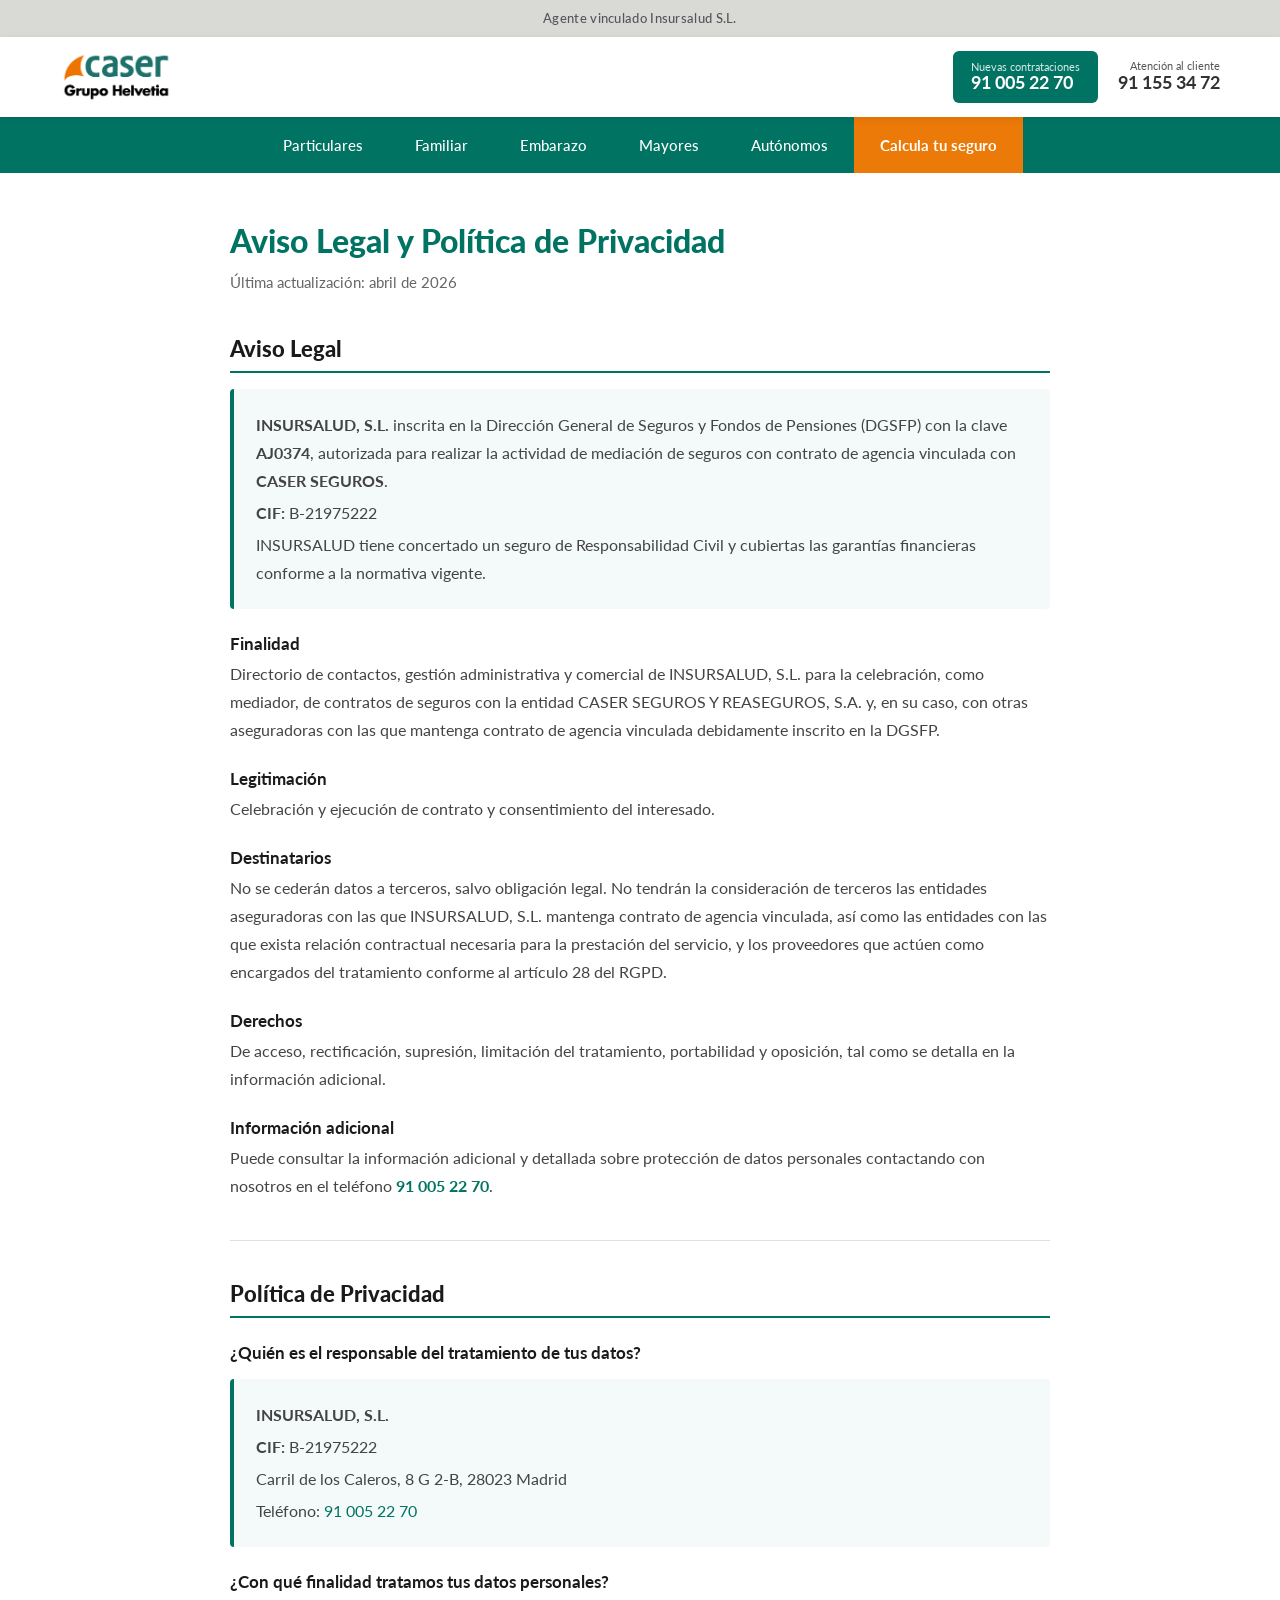
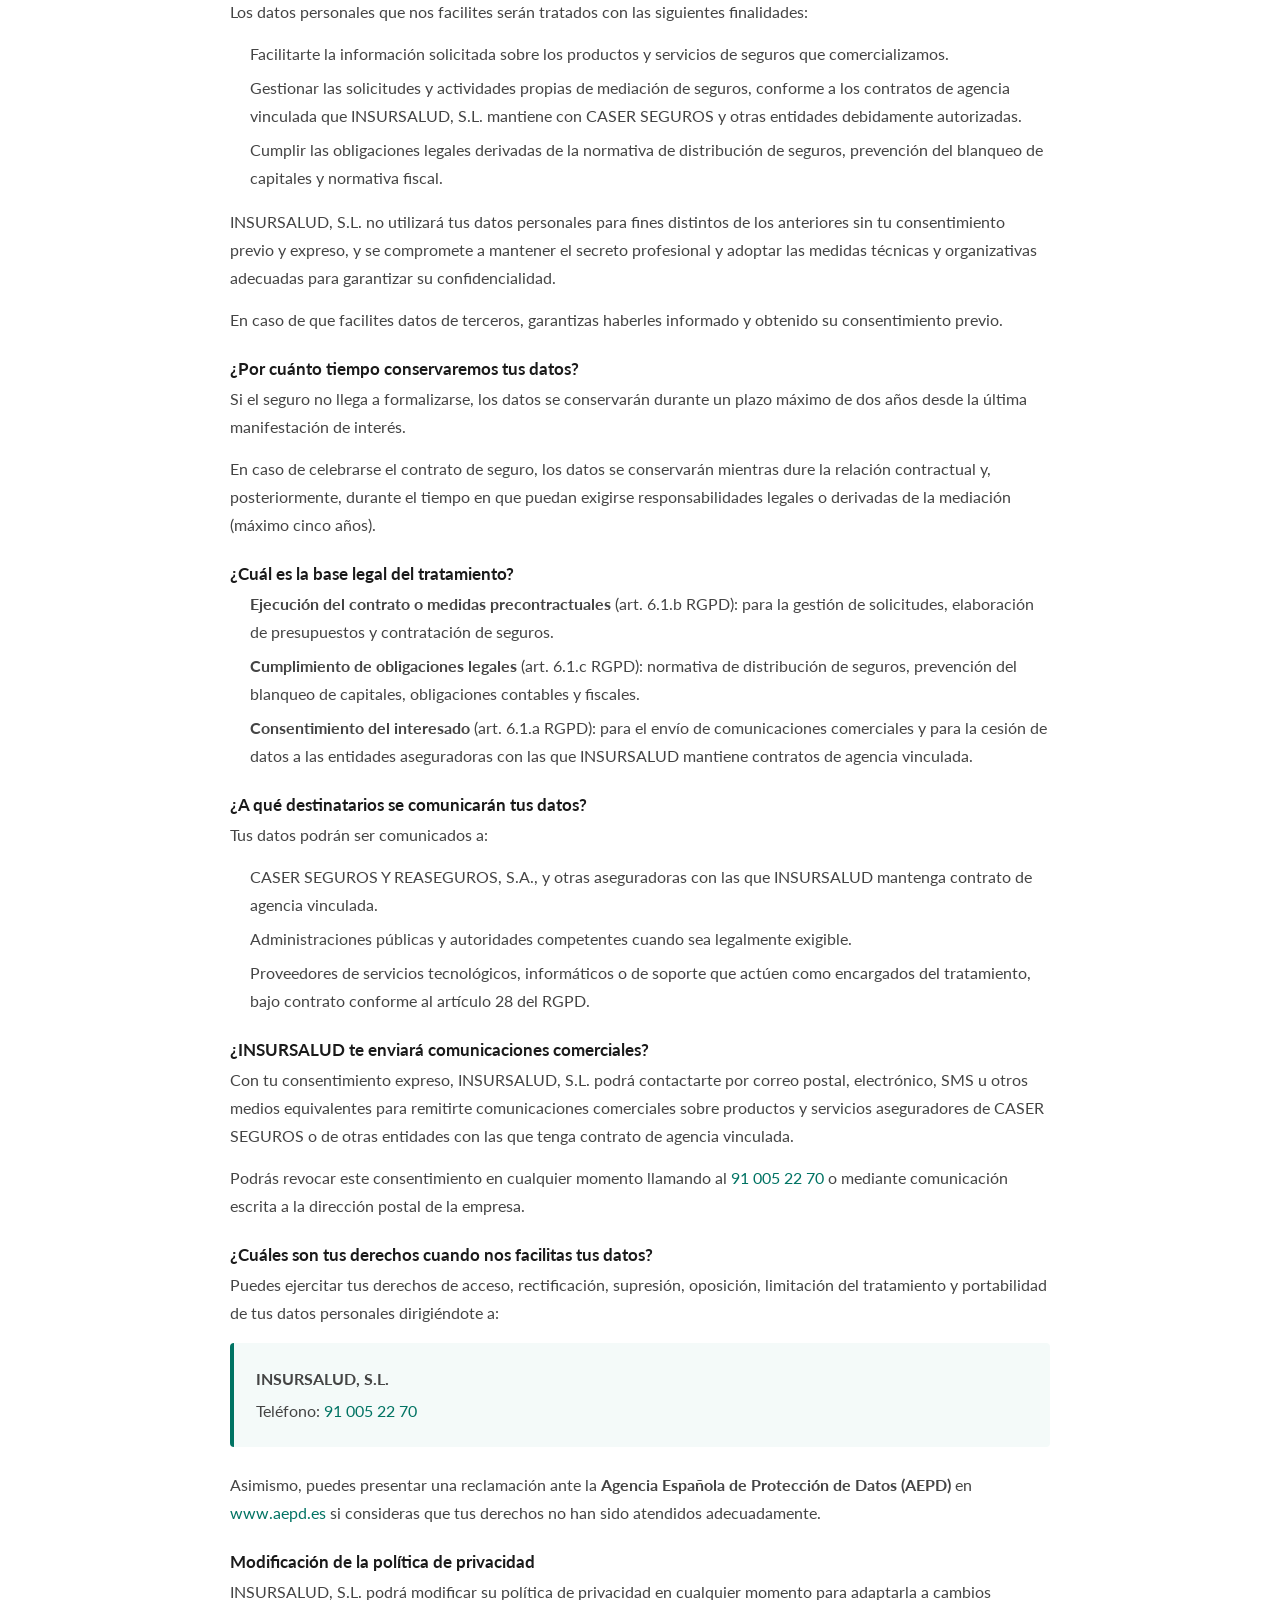
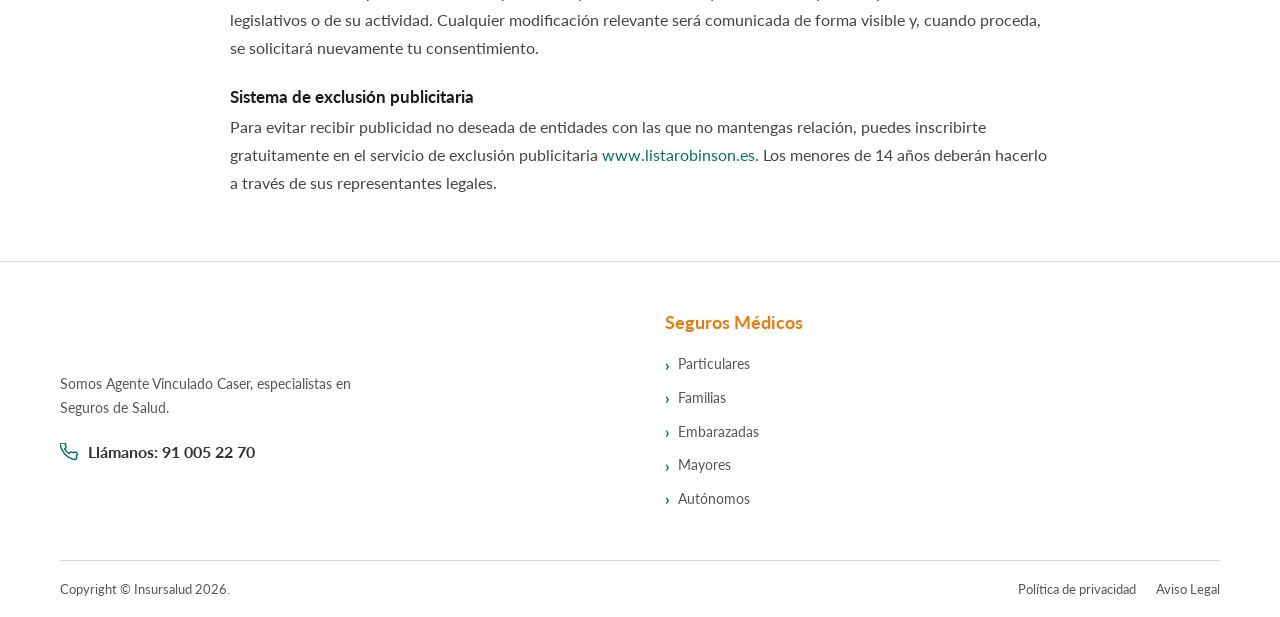
<file: avisolegal-poliiticadeprivacidad/index.html>
<!DOCTYPE html>
<html lang="es">
<head>
  <meta charset="UTF-8">
  <meta name="viewport" content="width=device-width, initial-scale=1.0">
  <meta name="description" content="Aviso Legal y Política de Privacidad de Insursalud S.L., Agente Vinculado de Caser Seguros. Información sobre protección de datos y tratamiento de datos personales.">
  <meta name="robots" content="noindex, follow">
  <title>Aviso Legal y Política de Privacidad | Caser Seguros de Salud</title>
  <link rel="preconnect" href="https://fonts.googleapis.com">
  <link href="https://fonts.googleapis.com/css2?family=Lato:wght@400;700;900&display=swap" rel="stylesheet">
  <link rel="stylesheet" href="../css/styles.css?v=20260521">
  <style>
    .legal-page {
      max-width: 860px;
      margin: 48px auto 64px;
      padding: 0 20px;
    }
    .legal-page h1 {
      font-size: 2rem;
      font-weight: 900;
      color: var(--color-primary, #007363);
      margin-bottom: 8px;
    }
    .legal-page .legal-subtitle {
      color: #666;
      font-size: 0.95rem;
      margin-bottom: 40px;
    }
    .legal-page h2 {
      font-size: 1.35rem;
      font-weight: 900;
      color: #1a1a1a;
      margin-top: 40px;
      margin-bottom: 6px;
      padding-bottom: 8px;
      border-bottom: 2px solid var(--color-primary, #007363);
    }
    .legal-page h3 {
      font-size: 1.05rem;
      font-weight: 700;
      color: #1a1a1a;
      margin-top: 24px;
      margin-bottom: 6px;
    }
    .legal-page p {
      color: #444;
      line-height: 1.75;
      margin-bottom: 14px;
    }
    .legal-page ul {
      color: #444;
      line-height: 1.75;
      margin: 0 0 16px 20px;
    }
    .legal-page ul li {
      margin-bottom: 6px;
    }
    .legal-page a {
      color: var(--color-primary, #007363);
    }
    .legal-info-box {
      background: #f4faf9;
      border-left: 4px solid var(--color-primary, #007363);
      padding: 18px 22px;
      border-radius: 4px;
      margin: 16px 0 24px;
    }
    .legal-info-box p {
      margin: 4px 0;
    }
    .legal-divider {
      border: none;
      border-top: 1px solid #e0e0e0;
      margin: 40px 0;
    }
    @media (max-width: 600px) {
      .legal-page h1 { font-size: 1.5rem; }
      .legal-page h2 { font-size: 1.15rem; }
    }
  </style>
  <!-- Google Tag Manager -->
  <script>(function(w,d,s,l,i){w[l]=w[l]||[];w[l].push({'gtm.start':
  new Date().getTime(),event:'gtm.js'});var f=d.getElementsByTagName(s)[0],
  j=d.createElement(s),dl=l!='dataLayer'?'&l='+l:'';j.async=true;j.src=
  'https://www.googletagmanager.com/gtm.js?id='+i+dl;f.parentNode.insertBefore(j,f);
  })(window,document,'script','dataLayer','GTM-MCS2XJCK');</script>
  <!-- End Google Tag Manager -->
</head>
<body>
  <!-- Google Tag Manager (noscript) -->
  <noscript><iframe src="https://www.googletagmanager.com/ns.html?id=GTM-MCS2XJCK"
  height="0" width="0" style="display:none;visibility:hidden"></iframe></noscript>
  <!-- End Google Tag Manager (noscript) -->

  <!-- TOP BAR -->
  <div class="top-bar">Agente vinculado Insursalud S.L.</div>

  <!-- HEADER -->
  <header class="site-header">
    <div class="container">
      <div class="header-inner">
        <a href="../index.html" class="site-logo">
          <img src="../images/logo-caser.png" alt="Caser Seguros de Salud" class="logo-img">
        </a>
        <div class="header-phones">
          <a href="tel:910052270" class="phone-cta">
            <div>
              <span class="label">Nuevas contrataciones</span>
              <span class="number">91 005 22 70</span>
            </div>
          </a>
          <div class="phone-secondary">
            <span class="label">Atención al cliente</span>
            <a href="tel:911553472" class="number">91 155 34 72</a>
          </div>
        </div>
      </div>
    </div>
  </header>

  <!-- NAVEGACIÓN -->
  <nav class="main-nav" role="navigation" aria-label="Navegación principal">
    <div class="container">
      <button class="nav-toggle" aria-label="Abrir menú" onclick="toggleNav()">☰</button>
      <div class="nav-inner" id="mainNav">
        <a href="../particulares.html">Particulares</a>
        <a href="../familiar.html">Familiar</a>
        <a href="../embarazo.html">Embarazo</a>
        <a href="../mayores.html">Mayores</a>
        <a href="../autonomos.html">Autónomos</a>
        <a href="../calcular.html" class="nav-cta">Calcula tu seguro</a>
      </div>
    </div>
  </nav>

  <!-- CONTENIDO LEGAL -->
  <main>
    <div class="legal-page">

      <h1>Aviso Legal y Política de Privacidad</h1>
      <p class="legal-subtitle">Última actualización: abril de 2026</p>

      <!-- AVISO LEGAL -->
      <h2>Aviso Legal</h2>

      <div class="legal-info-box">
        <p><strong>INSURSALUD, S.L.</strong> inscrita en la Dirección General de Seguros y Fondos de Pensiones (DGSFP) con la clave <strong>AJ0374</strong>, autorizada para realizar la actividad de mediación de seguros con contrato de agencia vinculada con <strong>CASER SEGUROS</strong>.</p>
        <p><strong>CIF:</strong> B-21975222</p>
        <p>INSURSALUD tiene concertado un seguro de Responsabilidad Civil y cubiertas las garantías financieras conforme a la normativa vigente.</p>
      </div>

      <h3>Finalidad</h3>
      <p>Directorio de contactos, gestión administrativa y comercial de INSURSALUD, S.L. para la celebración, como mediador, de contratos de seguros con la entidad CASER SEGUROS Y REASEGUROS, S.A. y, en su caso, con otras aseguradoras con las que mantenga contrato de agencia vinculada debidamente inscrito en la DGSFP.</p>

      <h3>Legitimación</h3>
      <p>Celebración y ejecución de contrato y consentimiento del interesado.</p>

      <h3>Destinatarios</h3>
      <p>No se cederán datos a terceros, salvo obligación legal. No tendrán la consideración de terceros las entidades aseguradoras con las que INSURSALUD, S.L. mantenga contrato de agencia vinculada, así como las entidades con las que exista relación contractual necesaria para la prestación del servicio, y los proveedores que actúen como encargados del tratamiento conforme al artículo 28 del RGPD.</p>

      <h3>Derechos</h3>
      <p>De acceso, rectificación, supresión, limitación del tratamiento, portabilidad y oposición, tal como se detalla en la información adicional.</p>

      <h3>Información adicional</h3>
      <p>Puede consultar la información adicional y detallada sobre protección de datos personales contactando con nosotros en el teléfono <strong><a href="tel:910052270">91 005 22 70</a></strong>.</p>

      <hr class="legal-divider">

      <!-- POLÍTICA DE PRIVACIDAD -->
      <h2>Política de Privacidad</h2>

      <h3>¿Quién es el responsable del tratamiento de tus datos?</h3>
      <div class="legal-info-box">
        <p><strong>INSURSALUD, S.L.</strong></p>
        <p><strong>CIF:</strong> B-21975222</p>
        <p>Carril de los Caleros, 8 G 2-B, 28023 Madrid</p>
        <p>Teléfono: <a href="tel:910052270">91 005 22 70</a></p>
      </div>

      <h3>¿Con qué finalidad tratamos tus datos personales?</h3>
      <p>Los datos personales que nos facilites serán tratados con las siguientes finalidades:</p>
      <ul>
        <li>Facilitarte la información solicitada sobre los productos y servicios de seguros que comercializamos.</li>
        <li>Gestionar las solicitudes y actividades propias de mediación de seguros, conforme a los contratos de agencia vinculada que INSURSALUD, S.L. mantiene con CASER SEGUROS y otras entidades debidamente autorizadas.</li>
        <li>Cumplir las obligaciones legales derivadas de la normativa de distribución de seguros, prevención del blanqueo de capitales y normativa fiscal.</li>
      </ul>
      <p>INSURSALUD, S.L. no utilizará tus datos personales para fines distintos de los anteriores sin tu consentimiento previo y expreso, y se compromete a mantener el secreto profesional y adoptar las medidas técnicas y organizativas adecuadas para garantizar su confidencialidad.</p>
      <p>En caso de que facilites datos de terceros, garantizas haberles informado y obtenido su consentimiento previo.</p>

      <h3>¿Por cuánto tiempo conservaremos tus datos?</h3>
      <p>Si el seguro no llega a formalizarse, los datos se conservarán durante un plazo máximo de dos años desde la última manifestación de interés.</p>
      <p>En caso de celebrarse el contrato de seguro, los datos se conservarán mientras dure la relación contractual y, posteriormente, durante el tiempo en que puedan exigirse responsabilidades legales o derivadas de la mediación (máximo cinco años).</p>

      <h3>¿Cuál es la base legal del tratamiento?</h3>
      <ul>
        <li><strong>Ejecución del contrato o medidas precontractuales</strong> (art. 6.1.b RGPD): para la gestión de solicitudes, elaboración de presupuestos y contratación de seguros.</li>
        <li><strong>Cumplimiento de obligaciones legales</strong> (art. 6.1.c RGPD): normativa de distribución de seguros, prevención del blanqueo de capitales, obligaciones contables y fiscales.</li>
        <li><strong>Consentimiento del interesado</strong> (art. 6.1.a RGPD): para el envío de comunicaciones comerciales y para la cesión de datos a las entidades aseguradoras con las que INSURSALUD mantiene contratos de agencia vinculada.</li>
      </ul>

      <h3>¿A qué destinatarios se comunicarán tus datos?</h3>
      <p>Tus datos podrán ser comunicados a:</p>
      <ul>
        <li>CASER SEGUROS Y REASEGUROS, S.A., y otras aseguradoras con las que INSURSALUD mantenga contrato de agencia vinculada.</li>
        <li>Administraciones públicas y autoridades competentes cuando sea legalmente exigible.</li>
        <li>Proveedores de servicios tecnológicos, informáticos o de soporte que actúen como encargados del tratamiento, bajo contrato conforme al artículo 28 del RGPD.</li>
      </ul>

      <h3>¿INSURSALUD te enviará comunicaciones comerciales?</h3>
      <p>Con tu consentimiento expreso, INSURSALUD, S.L. podrá contactarte por correo postal, electrónico, SMS u otros medios equivalentes para remitirte comunicaciones comerciales sobre productos y servicios aseguradores de CASER SEGUROS o de otras entidades con las que tenga contrato de agencia vinculada.</p>
      <p>Podrás revocar este consentimiento en cualquier momento llamando al <a href="tel:910052270">91 005 22 70</a> o mediante comunicación escrita a la dirección postal de la empresa.</p>

      <h3>¿Cuáles son tus derechos cuando nos facilitas tus datos?</h3>
      <p>Puedes ejercitar tus derechos de acceso, rectificación, supresión, oposición, limitación del tratamiento y portabilidad de tus datos personales dirigiéndote a:</p>
      <div class="legal-info-box">
        <p><strong>INSURSALUD, S.L.</strong></p>
        <p>Teléfono: <a href="tel:910052270">91 005 22 70</a></p>
      </div>
      <p>Asimismo, puedes presentar una reclamación ante la <strong>Agencia Española de Protección de Datos (AEPD)</strong> en <a href="https://www.aepd.es" target="_blank" rel="noopener">www.aepd.es</a> si consideras que tus derechos no han sido atendidos adecuadamente.</p>

      <h3>Modificación de la política de privacidad</h3>
      <p>INSURSALUD, S.L. podrá modificar su política de privacidad en cualquier momento para adaptarla a cambios legislativos o de su actividad. Cualquier modificación relevante será comunicada de forma visible y, cuando proceda, se solicitará nuevamente tu consentimiento.</p>

      <h3>Sistema de exclusión publicitaria</h3>
      <p>Para evitar recibir publicidad no deseada de entidades con las que no mantengas relación, puedes inscribirte gratuitamente en el servicio de exclusión publicitaria <a href="https://www.listarobinson.es" target="_blank" rel="noopener">www.listarobinson.es</a>. Los menores de 14 años deberán hacerlo a través de sus representantes legales.</p>

    </div>
  </main>

  <!-- FOOTER -->
  <footer class="site-footer">
    <div class="container">
      <div class="footer-inner">
        <div class="footer-brand">
          <div class="logo-wrap">
            <img src="../images/logo-caser-blanco.png" alt="Caser Seguros" class="logo-img-footer">
          </div>
          <p>Somos Agente Vinculado Caser, especialistas en Seguros de Salud.</p>
          <div class="footer-phone">
            <svg width="18" height="18" viewBox="0 0 24 24" fill="none" stroke="#007363" stroke-width="2" stroke-linecap="round" stroke-linejoin="round"><path d="M22 16.92v3a2 2 0 01-2.18 2 19.79 19.79 0 01-8.63-3.07A19.5 19.5 0 013.31 9.9 19.79 19.79 0 01.22 1.28 2 2 0 012.2 0h3a2 2 0 012 1.72c.127.96.361 1.903.7 2.81a2 2 0 01-.45 2.11L6.09 7.91a16 16 0 006 6l1.27-1.27a2 2 0 012.11-.45c.907.339 1.85.573 2.81.7A2 2 0 0122 16.92z"/></svg>
            <span>Llámanos: <a href="tel:910052270">91 005 22 70</a></span>
          </div>
        </div>
        <div class="footer-nav">
          <h4>Seguros Médicos</h4>
          <ul>
            <li><a href="../particulares.html">Particulares</a></li>
            <li><a href="../familiar.html">Familias</a></li>
            <li><a href="../embarazo.html">Embarazadas</a></li>
            <li><a href="../mayores.html">Mayores</a></li>
            <li><a href="../autonomos.html">Autónomos</a></li>
          </ul>
        </div>
      </div>
      <div class="footer-bottom">
        <p>Copyright © Insursalud 2026.</p>
        <div class="footer-legal">
          <a href="/avisolegal-poliiticadeprivacidad/">Política de privacidad</a>
          <a href="/avisolegal-poliiticadeprivacidad/">Aviso Legal</a>
        </div>
      </div>
    </div>
  </footer>

  <script>
    function toggleNav() {
      const nav = document.getElementById('mainNav');
      nav.classList.toggle('open');
    }
  </script>
  <script src="../js/main.js?v=20260521b"></script>

</body>
</html>
</file>
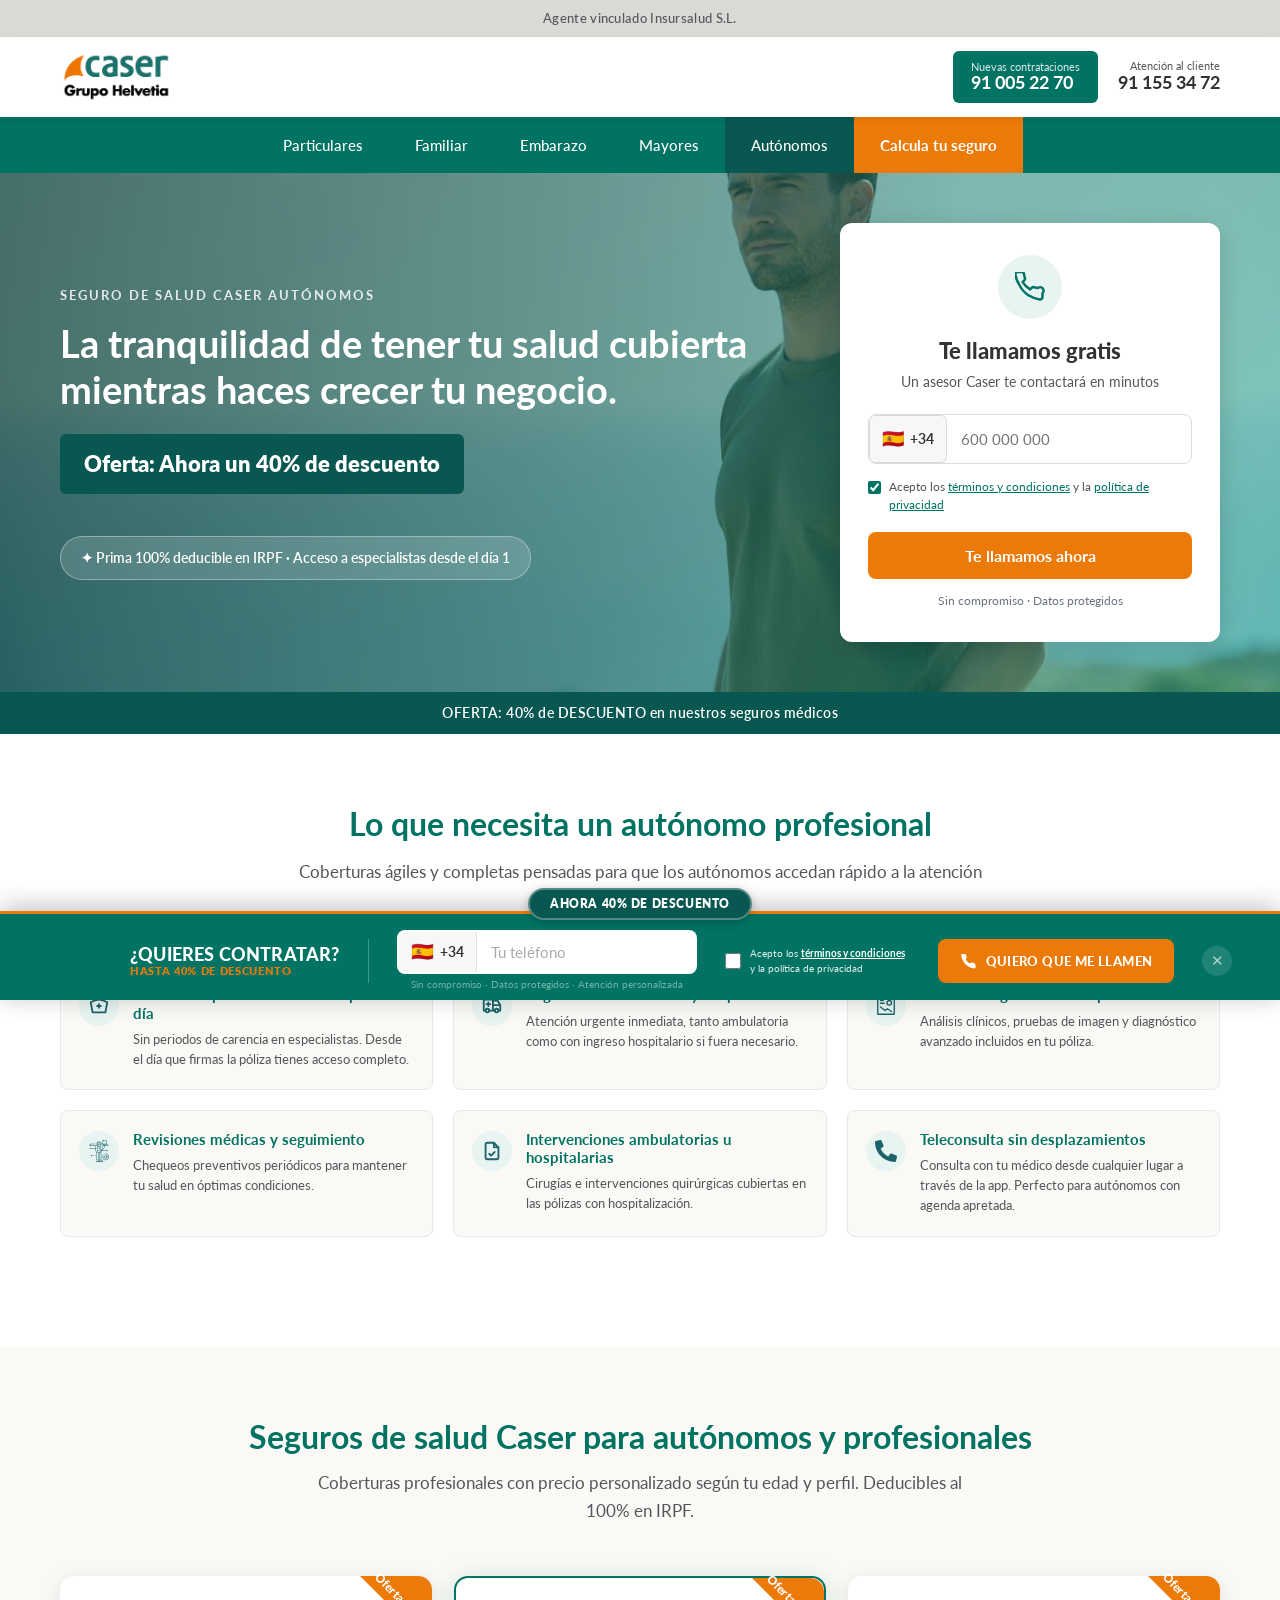
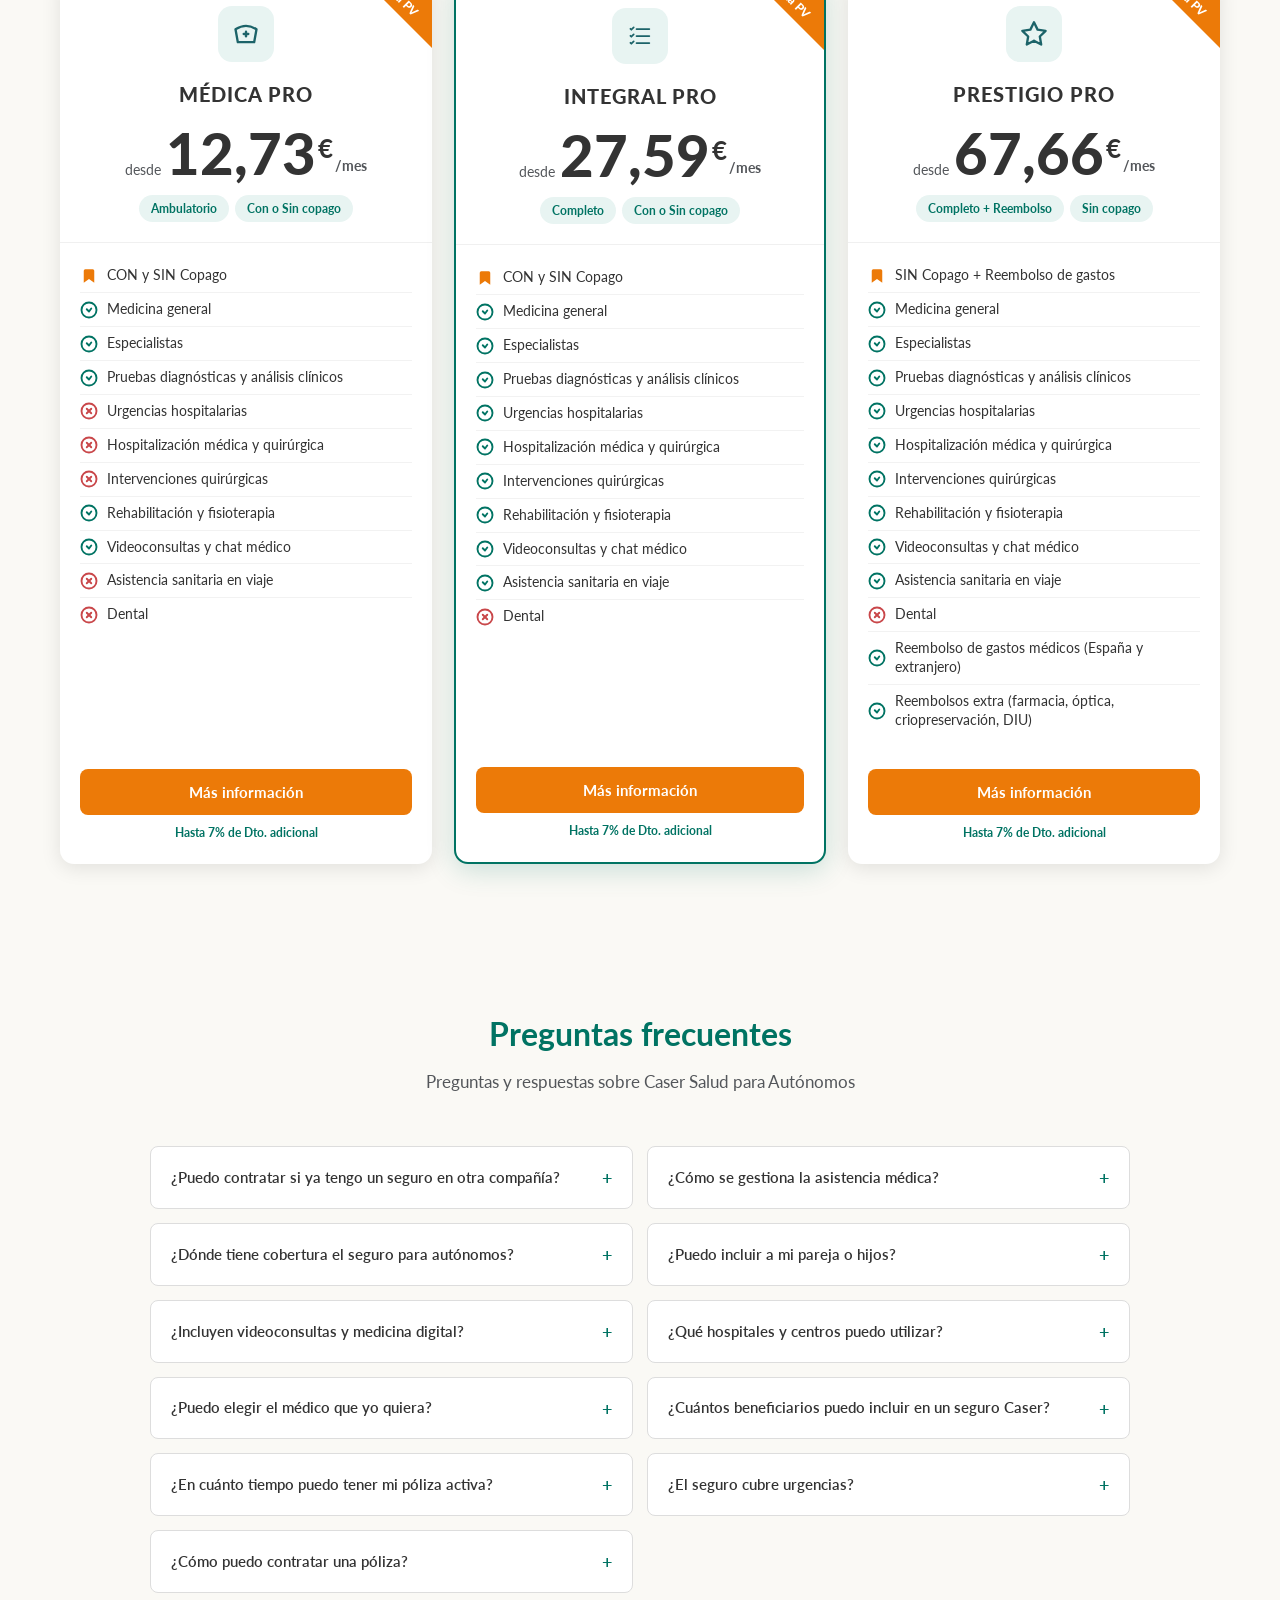
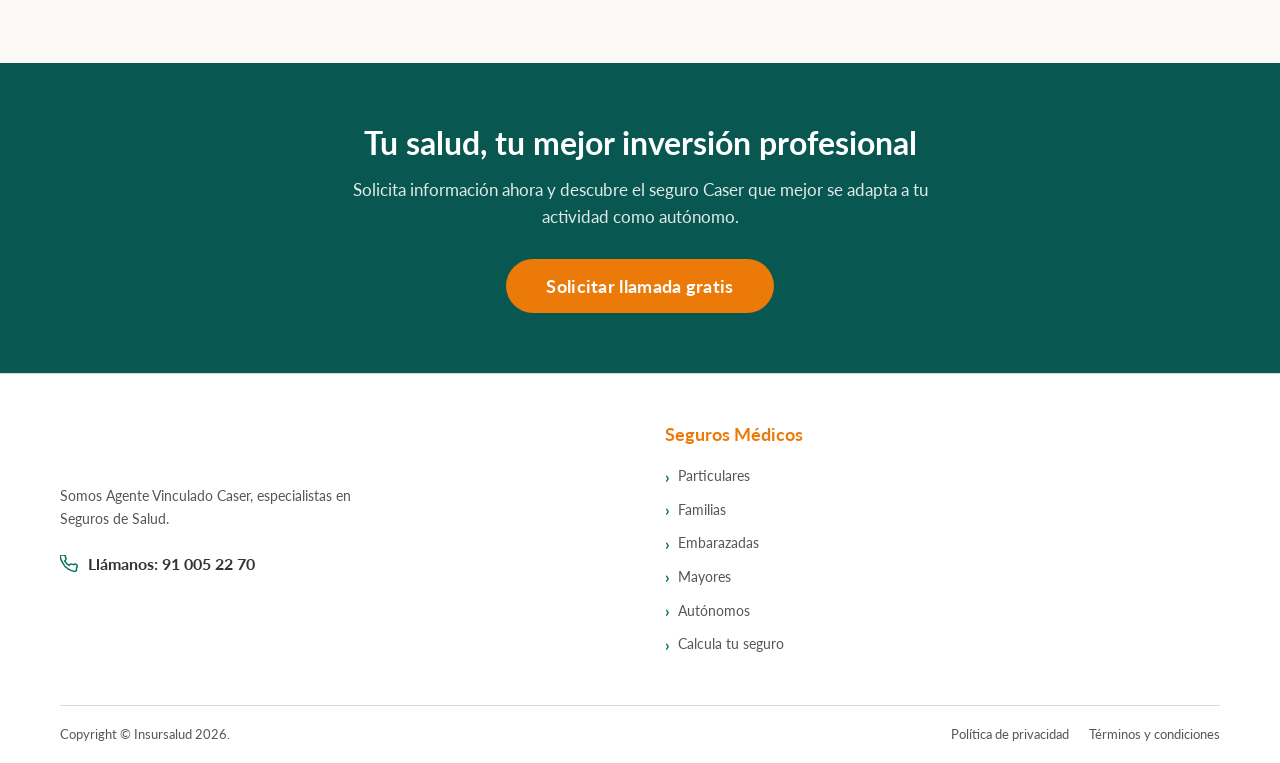
<file: autonomos.html>
<!DOCTYPE html>
<html lang="es">
<head>
  <meta charset="UTF-8">
  <meta name="viewport" content="width=device-width, initial-scale=1.0">
  <meta name="description" content="Seguro de Salud Caser para Autónomos - Especialistas desde el primer día, urgencias 24h y deducción fiscal hasta 500€/año. El seguro médico del autónomo.">
  <title>Seguro de Salud para Autónomos | Deducible IRPF | Caser</title>
  <link rel="preconnect" href="https://fonts.googleapis.com">
  <link href="https://fonts.googleapis.com/css2?family=Lato:wght@400;700;900&display=swap" rel="stylesheet">
  <link rel="stylesheet" href="/css/styles.css?v=20260550">
  <!-- Google Tag Manager -->
  <script>(function(w,d,s,l,i){w[l]=w[l]||[];w[l].push({'gtm.start':
  new Date().getTime(),event:'gtm.js'});var f=d.getElementsByTagName(s)[0],
  j=d.createElement(s),dl=l!='dataLayer'?'&l='+l:'';j.async=true;j.src=
  'https://www.googletagmanager.com/gtm.js?id='+i+dl;f.parentNode.insertBefore(j,f);
  })(window,document,'script','dataLayer','GTM-MCS2XJCK');</script>
  <!-- End Google Tag Manager -->
  <!-- SEO Optimizado -->
  <link rel="canonical" href="https://caser.ofertaseguromedico.es/autonomos/">
  <link rel="icon" type="image/svg+xml" href="/images/favicon.svg">
  <link rel="apple-touch-icon" href="/images/favicon.svg">
  <meta property="og:title" content="Seguro de Salud Caser para Autónomos | Deducible fiscalmente">
  <meta property="og:description" content="Seguro de Salud Caser para autónomos: acceso a especialistas desde el primer día, urgencias 24h y deducción fiscal. El seguro médico del profesional autónomo.">
  <meta property="og:image" content="https://caser.ofertaseguromedico.es/images/hero-autonomos.jpeg">
  <meta property="og:url" content="https://caser.ofertaseguromedico.es/autonomos/">
  <meta property="og:type" content="website">
  <meta property="og:locale" content="es_ES">
  <meta property="og:site_name" content="Caser Seguros de Salud — Insursalud">
  <meta name="twitter:card" content="summary_large_image">
  <meta name="twitter:title" content="Seguro de Salud Caser para Autónomos | Deducible fiscalmente">
  <meta name="twitter:description" content="Especialistas desde el primer día, urgencias 24h y deducción fiscal. El seguro médico del autónomo profesional.">
  <meta name="twitter:image" content="https://caser.ofertaseguromedico.es/images/hero-autonomos.jpeg">
  <script type="application/ld+json">
  {
    "@context": "https://schema.org",
    "@graph": [
    {
      "@type": "BreadcrumbList",
      "itemListElement": [
      {
        "@type": "ListItem",
        "position": 1,
        "name": "Inicio",
        "item": "https://caser.ofertaseguromedico.es/"
      },
      {
        "@type": "ListItem",
        "position": 2,
        "name": "Seguro Autónomos",
        "item": "https://caser.ofertaseguromedico.es/autonomos/"
      }
      ]
    },
    {
      "@type": "FAQPage",
      "mainEntity": [
      {
        "@type": "Question",
        "name": "¿Puedo contratar si ya tengo un seguro en otra compañía?",
        "acceptedAnswer": {
          "@type": "Answer",
          "text": "Sí. Podemos ayudarte a cambiarte fácilmente a Caser y mejorar precio y coberturas."
        }
      },
      {
        "@type": "Question",
        "name": "¿Cómo se gestiona la asistencia médica?",
        "acceptedAnswer": {
          "@type": "Answer",
          "text": "La asistencia se realiza a través del cuadro médico concertado y de los servicios digitales disponibles en tu modalidad, permitiendo acceder a especialistas, pruebas y consultas según tus necesidades."
        }
      },
      {
        "@type": "Question",
        "name": "¿Dónde tiene cobertura el seguro para autónomos?",
        "acceptedAnswer": {
          "@type": "Answer",
          "text": "No importa dónde estés. Tienes cobertura internacional con asistencia urgente en viajes al extranjero (hasta 15.000€ por asegurado y año), servicio de urgencias 24 horas y atención telefónica 24 horas con línea de orientación médica online."
        }
      },
      {
        "@type": "Question",
        "name": "¿Puedo incluir a mi pareja o hijos?",
        "acceptedAnswer": {
          "@type": "Answer",
          "text": "Sí. Además, cuantos más asegurados se incluyan, mayores descuentos."
        }
      },
      {
        "@type": "Question",
        "name": "¿Incluyen videoconsultas y medicina digital?",
        "acceptedAnswer": {
          "@type": "Answer",
          "text": "Sí, todos los seguros Caser Salud incluyen medicina digital 24/7, con consultas por chat, vídeo, receta electrónica y seguimiento."
        }
      },
      {
        "@type": "Question",
        "name": "¿Qué hospitales y centros puedo utilizar?",
        "acceptedAnswer": {
          "@type": "Answer",
          "text": "Puedes acudir a los centros y profesionales incluidos en el cuadro médico concertado correspondiente a tu modalidad. Puedes consultarlo en todo momento desde la web o la app de Caser."
        }
      },
      {
        "@type": "Question",
        "name": "¿Puedo elegir el médico que yo quiera?",
        "acceptedAnswer": {
          "@type": "Answer",
          "text": "Así es. En Caser Seguros contamos con uno de los Cuadros Médicos más amplios de España, con más de 45.000 profesionales y 13.000 centros de salud. ¡Además podrás acudir a todas las consultas y pruebas sin listas de espera!"
        }
      },
      {
        "@type": "Question",
        "name": "¿Cuántos beneficiarios puedo incluir en un seguro Caser?",
        "acceptedAnswer": {
          "@type": "Answer",
          "text": "Puedes incluir a tu pareja, hijos u otros familiares según la modalidad contratada. El número depende del tipo de póliza."
        }
      },
      {
        "@type": "Question",
        "name": "¿En cuánto tiempo puedo tener mi póliza activa?",
        "acceptedAnswer": {
          "@type": "Answer",
          "text": "La activación depende de la fecha de efecto seleccionada y del proceso de contratación. Algunas coberturas pueden tener periodos de carencia según la modalidad."
        }
      },
      {
        "@type": "Question",
        "name": "¿El seguro cubre urgencias?",
        "acceptedAnswer": {
          "@type": "Answer",
          "text": "Médica PRO cubre urgencias ambulatorias. Las modalidades Integral PRO y Prestigio PRO incluyen urgencias hospitalarias según las condiciones de cada póliza."
        }
      },
      {
        "@type": "Question",
        "name": "¿Cómo puedo contratar una póliza?",
        "acceptedAnswer": {
          "@type": "Answer",
          "text": "Puedes contratar tu seguro de salud de forma sencilla. Solo tienes que dejarnos tus datos y un asesor te contactará para ayudarte con la modalidad más adecuada y los pasos de contratación."
        }
      }
      ]
    }
    ]
  }
  </script>
  <!-- LCP Preload -->
  <link rel="preload" as="image" href="/images/seguro-salud-individual-caser.jpeg" fetchpriority="high" type="image/jpeg">
</head>
<body>
  <!-- Google Tag Manager (noscript) -->
  <noscript><iframe src="https://www.googletagmanager.com/ns.html?id=GTM-MCS2XJCK"
  height="0" width="0" style="display:none;visibility:hidden"></iframe></noscript>
  <!-- End Google Tag Manager (noscript) -->

  <div class="top-bar">Agente vinculado Insursalud S.L.</div>

  <header class="site-header">
    <div class="container">
      <div class="header-inner">
        <a href="/" class="site-logo">
          <img src="/images/logo-caser.png" alt="Caser Seguros de Salud" class="logo-img" width="160" height="48" loading="eager">
        </a>
        <div class="header-phones">
          <a href="tel:910052270" class="phone-cta">
            <div><span class="label">Nuevas contrataciones</span><span class="number">91 005 22 70</span></div>
          </a>
          <div class="phone-secondary">
            <span class="label">Atención al cliente</span>
            <a href="tel:911553472" class="number">91 155 34 72</a>
          </div>
        </div>
      </div>
    </div>
  </header>

  <nav class="main-nav">
    <div class="container">
      <button class="nav-toggle" onclick="toggleNav()">☰</button>
      <div class="nav-inner" id="mainNav">
        <a href="/particulares">Particulares</a>
        <a href="/familiar">Familiar</a>
        <a href="/embarazo">Embarazo</a>
        <a href="/mayores">Mayores</a>
        <a href="/autonomos" class="active">Autónomos</a>
        <button type="button" class="nav-cta" onclick="openCallModal('')" style="cursor:pointer;border:none;">Calcula tu seguro</button>
      </div>
    </div>
  </nav>

  <section class="hero hero-autonomos">
    <div class="hero-inner">
      <div class="hero-text">
        <p class="eyebrow">SEGURO DE SALUD CASER AUTÓNOMOS</p>
        <h1>La tranquilidad de tener tu salud cubierta mientras haces crecer tu negocio.</h1>
        <div class="hero-badge">Oferta: Ahora un 40% de descuento</div>
        <br><br>
        <span class="hero-descuento">✦ Prima 100% deducible en IRPF · Acceso a especialistas desde el día 1</span>
      </div>
      <div class="hero-form-card">
      <div class="hf-icon"><svg xmlns="http://www.w3.org/2000/svg" width="30" height="30" viewBox="0 0 24 24" fill="none" stroke="currentColor" stroke-width="2" stroke-linecap="round" stroke-linejoin="round"><path d="M22 16.92v3a2 2 0 01-2.18 2 19.79 19.79 0 01-8.63-3.07A19.5 19.5 0 013.31 9.9 19.79 19.79 0 01.22 1.28 2 2 0 012.2 0h3a2 2 0 012 1.72c.127.96.361 1.903.7 2.81a2 2 0 01-.45 2.11L6.09 7.91a16 16 0 006 6l1.27-1.27a2 2 0 012.11-.45c.907.339 1.85.573 2.81.7A2 2 0 0122 16.92z"/></svg></div>
      <h3>Te llamamos gratis</h3>
      <p class="hf-sub">Un asesor Caser te contactará en minutos</p>
      <div class="hf-wrap" id="heroFormWrap">
        <div class="hf-phone">
          <div class="phone-prefix">
            <span class="flag">🇪🇸</span>
            <span>+34</span>
          </div>
          <input type="tel" id="heroPhone" placeholder="600 000 000" maxlength="11" oninput="formatPhone(this)" onkeydown="if(event.key==='Enter'){submitHeroForm();}">
        </div>
        <span class="phone-error-msg" id="heroPhoneError"></span>
        <div class="PLACEHOLDER_SKIP">
        </div>
        <div class="hf-check">
          <input type="checkbox" id="heroTerms" checked>
          <label for="heroTerms">Acepto los <a href="#" onclick="openLegalModal();return false;">términos y condiciones</a> y la <a href="#" onclick="openLegalModal();return false;">política de privacidad</a></label>
        </div>
        <button type="button" class="hf-submit" onclick="submitHeroForm()">Te llamamos ahora</button>
        <p class="hf-footer">Sin compromiso · Datos protegidos</p>
      </div>
      <div id="heroFormSuccess" style="display:none; text-align:center; padding:10px 0 20px;">
        <div style="font-size:48px; margin-bottom:12px;">✅</div>
        <p style="font-size:17px; font-weight:700; color:var(--color-primary); margin-bottom:8px;">¡Recibido!</p>
        <p style="font-size:14px; color:var(--color-text-medium);">Te llamaremos en los próximos minutos.</p>
      </div>
    </div>
    </div>
  </section>

  <div class="oferta-bar">OFERTA: 40% de DESCUENTO en nuestros seguros médicos</div>

  <section class="coberturas-section">
    <div class="container">
      <h2 class="section-title">Lo que necesita un autónomo profesional</h2>
      <p class="section-subtitle">Coberturas ágiles y completas pensadas para que los autónomos accedan rápido a la atención médica que necesitan.</p>

      <div class="coberturas-grid">
        <div class="cobertura-card">
          <div class="cobertura-icon"><img src="/images/nurse.svg" alt="Medicina general y especialistas" width="22" height="22" class="svg-icon" loading="lazy"></div>
          <div>
            <h4>Acceso a especialistas desde el primer día</h4>
            <p>Sin periodos de carencia en especialistas. Desde el día que firmas la póliza tienes acceso completo.</p>
          </div>
        </div>
        <div class="cobertura-card">
          <div class="cobertura-icon"><img src="/images/ambulance.svg" alt="Urgencias hospitalarias 24 horas" width="22" height="22" class="svg-icon" loading="lazy"></div>
          <div>
            <h4>Urgencias ambulatorias y hospitalarias</h4>
            <p>Atención urgente inmediata, tanto ambulatoria como con ingreso hospitalario si fuera necesario.</p>
          </div>
        </div>
        <div class="cobertura-card">
          <div class="cobertura-icon"><img src="/images/stats-report.svg" alt="Pruebas diagnósticas y análisis clínicos" width="22" height="22" class="svg-icon" loading="lazy"></div>
          <div>
            <h4>Pruebas diagnósticas completas</h4>
            <p>Análisis clínicos, pruebas de imagen y diagnóstico avanzado incluidos en tu póliza.</p>
          </div>
        </div>
        <div class="cobertura-card">
          <div class="cobertura-icon"><img src="/images/healthy-check.svg" alt="Coberturas de salud sin copago" width="22" height="22" class="svg-icon" loading="lazy"></div>
          <div>
            <h4>Revisiones médicas y seguimiento</h4>
            <p>Chequeos preventivos periódicos para mantener tu salud en óptimas condiciones.</p>
          </div>
        </div>
        <div class="cobertura-card">
          <div class="cobertura-icon"><img src="/images/file-check.svg" alt="Intervenciones quirúrgicas" width="22" height="22" class="svg-icon" loading="lazy"></div>
          <div>
            <h4>Intervenciones ambulatorias u hospitalarias</h4>
            <p>Cirugías e intervenciones quirúrgicas cubiertas en las pólizas con hospitalización.</p>
          </div>
        </div>
        <div class="cobertura-card">
          <div class="cobertura-icon"><img src="/images/phone.svg" alt="Videoconsultas y chat médico" width="22" height="22" class="svg-icon" loading="lazy"></div>
          <div>
            <h4>Teleconsulta sin desplazamientos</h4>
            <p>Consulta con tu médico desde cualquier lugar a través de la app. Perfecto para autónomos con agenda apretada.</p>
          </div>
        </div>
      </div>
    </div>
  </section>

  <!-- ====================== PLANES ====================== -->
  <section class="planes-section">
    <div class="container">
      <h2 class="section-title">Seguros de salud Caser para autónomos y profesionales</h2>
      <p class="section-subtitle">Coberturas profesionales con precio personalizado según tu edad y perfil. Deducibles al 100% en IRPF.</p>
      <div class="planes-grid planes-grid-3">

        <div class="pc">
          <div class="pc-badge"><span>Oferta PV</span></div>
          <div class="pc-top">
            <div class="pc-icon-box"><img src="/images/nurse.svg" alt="MÉDICA PRO" width="28" height="28" class="svg-icon" loading="lazy"></div>
            <div class="pc-name">MÉDICA PRO</div>
            <div class="pc-price"><span class="pc-price-from">desde</span><span class="pc-price-num">12,73</span><span class="pc-price-currency">€</span><span class="pc-price-period">/mes</span></div>
            <div class="pc-tags"><span class="pc-tag">Ambulatorio</span><span class="pc-tag">Con o Sin copago</span></div>
          </div>
<ul class="pc-features">
            <li><svg xmlns="http://www.w3.org/2000/svg" class="pc-icon" viewBox="0 0 24 24" fill="#EC7A08"><path d="M19 21l-7-5-7 5V5a2 2 0 012-2h10a2 2 0 012 2z"/></svg> CON y SIN Copago</li>
            <li><svg xmlns="http://www.w3.org/2000/svg" class="pc-icon" viewBox="0 0 24 24" fill="none" stroke="#007363" stroke-width="2.5" stroke-linecap="round" stroke-linejoin="round"><circle cx="12" cy="12" r="10"/><polyline points="9 11 12 14 15 10"/></svg> Medicina general</li>
            <li><svg xmlns="http://www.w3.org/2000/svg" class="pc-icon" viewBox="0 0 24 24" fill="none" stroke="#007363" stroke-width="2.5" stroke-linecap="round" stroke-linejoin="round"><circle cx="12" cy="12" r="10"/><polyline points="9 11 12 14 15 10"/></svg> Especialistas</li>
            <li><svg xmlns="http://www.w3.org/2000/svg" class="pc-icon" viewBox="0 0 24 24" fill="none" stroke="#007363" stroke-width="2.5" stroke-linecap="round" stroke-linejoin="round"><circle cx="12" cy="12" r="10"/><polyline points="9 11 12 14 15 10"/></svg> Pruebas diagnósticas y análisis clínicos</li>
            <li><svg xmlns="http://www.w3.org/2000/svg" class="pc-icon" viewBox="0 0 24 24" fill="none" stroke="#c9474a" stroke-width="2.5" stroke-linecap="round" stroke-linejoin="round"><circle cx="12" cy="12" r="10"/><line x1="15" y1="9" x2="9" y2="15"/><line x1="9" y1="9" x2="15" y2="15"/></svg> Urgencias hospitalarias</li>
            <li><svg xmlns="http://www.w3.org/2000/svg" class="pc-icon" viewBox="0 0 24 24" fill="none" stroke="#c9474a" stroke-width="2.5" stroke-linecap="round" stroke-linejoin="round"><circle cx="12" cy="12" r="10"/><line x1="15" y1="9" x2="9" y2="15"/><line x1="9" y1="9" x2="15" y2="15"/></svg> Hospitalización médica y quirúrgica</li>
            <li><svg xmlns="http://www.w3.org/2000/svg" class="pc-icon" viewBox="0 0 24 24" fill="none" stroke="#c9474a" stroke-width="2.5" stroke-linecap="round" stroke-linejoin="round"><circle cx="12" cy="12" r="10"/><line x1="15" y1="9" x2="9" y2="15"/><line x1="9" y1="9" x2="15" y2="15"/></svg> Intervenciones quirúrgicas</li>
            <li><svg xmlns="http://www.w3.org/2000/svg" class="pc-icon" viewBox="0 0 24 24" fill="none" stroke="#007363" stroke-width="2.5" stroke-linecap="round" stroke-linejoin="round"><circle cx="12" cy="12" r="10"/><polyline points="9 11 12 14 15 10"/></svg> Rehabilitación y fisioterapia</li>
            <li><svg xmlns="http://www.w3.org/2000/svg" class="pc-icon" viewBox="0 0 24 24" fill="none" stroke="#007363" stroke-width="2.5" stroke-linecap="round" stroke-linejoin="round"><circle cx="12" cy="12" r="10"/><polyline points="9 11 12 14 15 10"/></svg> Videoconsultas y chat médico</li>
            <li><svg xmlns="http://www.w3.org/2000/svg" class="pc-icon" viewBox="0 0 24 24" fill="none" stroke="#c9474a" stroke-width="2.5" stroke-linecap="round" stroke-linejoin="round"><circle cx="12" cy="12" r="10"/><line x1="15" y1="9" x2="9" y2="15"/><line x1="9" y1="9" x2="15" y2="15"/></svg> Asistencia sanitaria en viaje</li>
            <li><svg xmlns="http://www.w3.org/2000/svg" class="pc-icon" viewBox="0 0 24 24" fill="none" stroke="#c9474a" stroke-width="2.5" stroke-linecap="round" stroke-linejoin="round"><circle cx="12" cy="12" r="10"/><line x1="15" y1="9" x2="9" y2="15"/><line x1="9" y1="9" x2="15" y2="15"/></svg> Dental</li>
          </ul>
          <div class="pc-footer">
            <button class="pc-btn" onclick="openCallModal('MÉDICA PRO')">Más información</button>
            <p class="pc-discount-note">Hasta 7% de Dto. adicional</p>
          </div>
        </div>
        <div class="pc pc-featured">
          <div class="pc-badge"><span>Oferta PV</span></div>
          <div class="pc-top">
            <div class="pc-icon-box"><img src="/images/task-list.svg" alt="INTEGRAL PRO" width="28" height="28" class="svg-icon" loading="lazy"></div>
            <div class="pc-name">INTEGRAL PRO</div>
            <div class="pc-price"><span class="pc-price-from">desde</span><span class="pc-price-num">27,59</span><span class="pc-price-currency">€</span><span class="pc-price-period">/mes</span></div>
            <div class="pc-tags"><span class="pc-tag">Completo</span><span class="pc-tag">Con o Sin copago</span></div>
          </div>
<ul class="pc-features">
            <li><svg xmlns="http://www.w3.org/2000/svg" class="pc-icon" viewBox="0 0 24 24" fill="#EC7A08"><path d="M19 21l-7-5-7 5V5a2 2 0 012-2h10a2 2 0 012 2z"/></svg> CON y SIN Copago</li>
            <li><svg xmlns="http://www.w3.org/2000/svg" class="pc-icon" viewBox="0 0 24 24" fill="none" stroke="#007363" stroke-width="2.5" stroke-linecap="round" stroke-linejoin="round"><circle cx="12" cy="12" r="10"/><polyline points="9 11 12 14 15 10"/></svg> Medicina general</li>
            <li><svg xmlns="http://www.w3.org/2000/svg" class="pc-icon" viewBox="0 0 24 24" fill="none" stroke="#007363" stroke-width="2.5" stroke-linecap="round" stroke-linejoin="round"><circle cx="12" cy="12" r="10"/><polyline points="9 11 12 14 15 10"/></svg> Especialistas</li>
            <li><svg xmlns="http://www.w3.org/2000/svg" class="pc-icon" viewBox="0 0 24 24" fill="none" stroke="#007363" stroke-width="2.5" stroke-linecap="round" stroke-linejoin="round"><circle cx="12" cy="12" r="10"/><polyline points="9 11 12 14 15 10"/></svg> Pruebas diagnósticas y análisis clínicos</li>
            <li><svg xmlns="http://www.w3.org/2000/svg" class="pc-icon" viewBox="0 0 24 24" fill="none" stroke="#007363" stroke-width="2.5" stroke-linecap="round" stroke-linejoin="round"><circle cx="12" cy="12" r="10"/><polyline points="9 11 12 14 15 10"/></svg> Urgencias hospitalarias</li>
            <li><svg xmlns="http://www.w3.org/2000/svg" class="pc-icon" viewBox="0 0 24 24" fill="none" stroke="#007363" stroke-width="2.5" stroke-linecap="round" stroke-linejoin="round"><circle cx="12" cy="12" r="10"/><polyline points="9 11 12 14 15 10"/></svg> Hospitalización médica y quirúrgica</li>
            <li><svg xmlns="http://www.w3.org/2000/svg" class="pc-icon" viewBox="0 0 24 24" fill="none" stroke="#007363" stroke-width="2.5" stroke-linecap="round" stroke-linejoin="round"><circle cx="12" cy="12" r="10"/><polyline points="9 11 12 14 15 10"/></svg> Intervenciones quirúrgicas</li>
            <li><svg xmlns="http://www.w3.org/2000/svg" class="pc-icon" viewBox="0 0 24 24" fill="none" stroke="#007363" stroke-width="2.5" stroke-linecap="round" stroke-linejoin="round"><circle cx="12" cy="12" r="10"/><polyline points="9 11 12 14 15 10"/></svg> Rehabilitación y fisioterapia</li>
            <li><svg xmlns="http://www.w3.org/2000/svg" class="pc-icon" viewBox="0 0 24 24" fill="none" stroke="#007363" stroke-width="2.5" stroke-linecap="round" stroke-linejoin="round"><circle cx="12" cy="12" r="10"/><polyline points="9 11 12 14 15 10"/></svg> Videoconsultas y chat médico</li>
            <li><svg xmlns="http://www.w3.org/2000/svg" class="pc-icon" viewBox="0 0 24 24" fill="none" stroke="#007363" stroke-width="2.5" stroke-linecap="round" stroke-linejoin="round"><circle cx="12" cy="12" r="10"/><polyline points="9 11 12 14 15 10"/></svg> Asistencia sanitaria en viaje</li>
            <li><svg xmlns="http://www.w3.org/2000/svg" class="pc-icon" viewBox="0 0 24 24" fill="none" stroke="#c9474a" stroke-width="2.5" stroke-linecap="round" stroke-linejoin="round"><circle cx="12" cy="12" r="10"/><line x1="15" y1="9" x2="9" y2="15"/><line x1="9" y1="9" x2="15" y2="15"/></svg> Dental</li>
          </ul>
          <div class="pc-footer">
            <button class="pc-btn" onclick="openCallModal('INTEGRAL PRO')">Más información</button>
            <p class="pc-discount-note">Hasta 7% de Dto. adicional</p>
          </div>
        </div>
        <div class="pc">
          <div class="pc-badge"><span>Oferta PV</span></div>
          <div class="pc-top">
            <div class="pc-icon-box"><img src="/images/star.svg" alt="PRESTIGIO PRO" width="28" height="28" class="svg-icon" loading="lazy"></div>
            <div class="pc-name">PRESTIGIO PRO</div>
            <div class="pc-price"><span class="pc-price-from">desde</span><span class="pc-price-num">67,66</span><span class="pc-price-currency">€</span><span class="pc-price-period">/mes</span></div>
            <div class="pc-tags"><span class="pc-tag">Completo + Reembolso</span><span class="pc-tag">Sin copago</span></div>
          </div>
<ul class="pc-features">
            <li><svg xmlns="http://www.w3.org/2000/svg" class="pc-icon" viewBox="0 0 24 24" fill="#EC7A08"><path d="M19 21l-7-5-7 5V5a2 2 0 012-2h10a2 2 0 012 2z"/></svg> SIN Copago + Reembolso de gastos</li>
            <li><svg xmlns="http://www.w3.org/2000/svg" class="pc-icon" viewBox="0 0 24 24" fill="none" stroke="#007363" stroke-width="2.5" stroke-linecap="round" stroke-linejoin="round"><circle cx="12" cy="12" r="10"/><polyline points="9 11 12 14 15 10"/></svg> Medicina general</li>
            <li><svg xmlns="http://www.w3.org/2000/svg" class="pc-icon" viewBox="0 0 24 24" fill="none" stroke="#007363" stroke-width="2.5" stroke-linecap="round" stroke-linejoin="round"><circle cx="12" cy="12" r="10"/><polyline points="9 11 12 14 15 10"/></svg> Especialistas</li>
            <li><svg xmlns="http://www.w3.org/2000/svg" class="pc-icon" viewBox="0 0 24 24" fill="none" stroke="#007363" stroke-width="2.5" stroke-linecap="round" stroke-linejoin="round"><circle cx="12" cy="12" r="10"/><polyline points="9 11 12 14 15 10"/></svg> Pruebas diagnósticas y análisis clínicos</li>
            <li><svg xmlns="http://www.w3.org/2000/svg" class="pc-icon" viewBox="0 0 24 24" fill="none" stroke="#007363" stroke-width="2.5" stroke-linecap="round" stroke-linejoin="round"><circle cx="12" cy="12" r="10"/><polyline points="9 11 12 14 15 10"/></svg> Urgencias hospitalarias</li>
            <li><svg xmlns="http://www.w3.org/2000/svg" class="pc-icon" viewBox="0 0 24 24" fill="none" stroke="#007363" stroke-width="2.5" stroke-linecap="round" stroke-linejoin="round"><circle cx="12" cy="12" r="10"/><polyline points="9 11 12 14 15 10"/></svg> Hospitalización médica y quirúrgica</li>
            <li><svg xmlns="http://www.w3.org/2000/svg" class="pc-icon" viewBox="0 0 24 24" fill="none" stroke="#007363" stroke-width="2.5" stroke-linecap="round" stroke-linejoin="round"><circle cx="12" cy="12" r="10"/><polyline points="9 11 12 14 15 10"/></svg> Intervenciones quirúrgicas</li>
            <li><svg xmlns="http://www.w3.org/2000/svg" class="pc-icon" viewBox="0 0 24 24" fill="none" stroke="#007363" stroke-width="2.5" stroke-linecap="round" stroke-linejoin="round"><circle cx="12" cy="12" r="10"/><polyline points="9 11 12 14 15 10"/></svg> Rehabilitación y fisioterapia</li>
            <li><svg xmlns="http://www.w3.org/2000/svg" class="pc-icon" viewBox="0 0 24 24" fill="none" stroke="#007363" stroke-width="2.5" stroke-linecap="round" stroke-linejoin="round"><circle cx="12" cy="12" r="10"/><polyline points="9 11 12 14 15 10"/></svg> Videoconsultas y chat médico</li>
            <li><svg xmlns="http://www.w3.org/2000/svg" class="pc-icon" viewBox="0 0 24 24" fill="none" stroke="#007363" stroke-width="2.5" stroke-linecap="round" stroke-linejoin="round"><circle cx="12" cy="12" r="10"/><polyline points="9 11 12 14 15 10"/></svg> Asistencia sanitaria en viaje</li>
            <li><svg xmlns="http://www.w3.org/2000/svg" class="pc-icon" viewBox="0 0 24 24" fill="none" stroke="#c9474a" stroke-width="2.5" stroke-linecap="round" stroke-linejoin="round"><circle cx="12" cy="12" r="10"/><line x1="15" y1="9" x2="9" y2="15"/><line x1="9" y1="9" x2="15" y2="15"/></svg> Dental</li>
            <li><svg xmlns="http://www.w3.org/2000/svg" class="pc-icon" viewBox="0 0 24 24" fill="none" stroke="#007363" stroke-width="2.5" stroke-linecap="round" stroke-linejoin="round"><circle cx="12" cy="12" r="10"/><polyline points="9 11 12 14 15 10"/></svg> Reembolso de gastos médicos (España y extranjero)</li>
            <li><svg xmlns="http://www.w3.org/2000/svg" class="pc-icon" viewBox="0 0 24 24" fill="none" stroke="#007363" stroke-width="2.5" stroke-linecap="round" stroke-linejoin="round"><circle cx="12" cy="12" r="10"/><polyline points="9 11 12 14 15 10"/></svg> Reembolsos extra (farmacia, óptica, criopreservación, DIU)</li>
          </ul>
          <div class="pc-footer">
            <button class="pc-btn" onclick="openCallModal('PRESTIGIO')">Más información</button>
            <p class="pc-discount-note">Hasta 7% de Dto. adicional</p>
          </div>
        </div>
      </div>
    </div>
  </section>
  <!-- ==================== FIN PLANES ====================

  <section class="ventajas-section">
    <div class="container">
      <h2 class="section-title">Ventajas fiscales y profesionales</h2>
      <p class="section-subtitle">Además de cuidar tu salud, el seguro Caser para autónomos te ofrece importantes ventajas fiscales y profesionales.</p>
      <div class="ventajas-list">
        <div class="ventaja-item">
          <div class="ventaja-num">1</div>
          <div>
            <h4>Deducción del 100% en la declaración de la renta</h4>
            <p>Como autónomo puedes deducirte hasta 500€ anuales por asegurado (o 1.500€ si tiene discapacidad) en tu IRPF.</p>
          </div>
        </div>
        <div class="ventaja-item">
          <div class="ventaja-num">2</div>
          <div>
            <h4>Atención médica ágil y sin esperas</h4>
            <p>En la sanidad privada el tiempo de espera es mínimo. No pierdas días de trabajo por esperar una cita.</p>
          </div>
        </div>
        <div class="ventaja-item">
          <div class="ventaja-num">3</div>
          <div>
            <h4>Extiende la cobertura a tu familia</h4>
            <p>Puedes incluir a tu familia en la misma póliza con descuentos por número de asegurados.</p>
          </div>
        </div>
        <div class="ventaja-item">
          <div class="ventaja-num">4</div>
          <div>
            <h4>Gestión online 100%</h4>
            <p>Pide cita, accede a informes médicos y gestiona tu seguro desde la app Caser Salud en cualquier momento.</p>
          </div>
        </div>
      </div>
    </div>
  </section>


  <!-- FAQ SECTION -->
  <section class="faq-section">
    <div class="container">
      <h2 class="section-title">Preguntas frecuentes</h2>
      <p class="section-subtitle">Preguntas y respuestas sobre Caser Salud para Autónomos</p>
      <div class="faq-grid">
      <div class="faq-item" onclick="toggleFaq(this)">
        <div class="faq-question">¿Puedo contratar si ya tengo un seguro en otra compañía?<span class="faq-icon">+</span></div>
        <div class="faq-answer"><p>Sí. Podemos ayudarte a cambiarte fácilmente a Caser y mejorar precio y coberturas.</p></div>
      </div>
      <div class="faq-item" onclick="toggleFaq(this)">
        <div class="faq-question">¿Cómo se gestiona la asistencia médica?<span class="faq-icon">+</span></div>
        <div class="faq-answer"><p>La asistencia se realiza a través del cuadro médico concertado y de los servicios digitales disponibles en tu modalidad, permitiendo acceder a especialistas, pruebas y consultas según tus necesidades.</p></div>
      </div>
      <div class="faq-item" onclick="toggleFaq(this)">
        <div class="faq-question">¿Dónde tiene cobertura el seguro para autónomos?<span class="faq-icon">+</span></div>
        <div class="faq-answer"><p>No importa dónde estés. Tienes cobertura internacional con asistencia urgente en viajes al extranjero (hasta 15.000€ por asegurado y año), servicio de urgencias 24 horas y atención telefónica 24 horas con línea de orientación médica online.</p></div>
      </div>
      <div class="faq-item" onclick="toggleFaq(this)">
        <div class="faq-question">¿Puedo incluir a mi pareja o hijos?<span class="faq-icon">+</span></div>
        <div class="faq-answer"><p>Sí. Además, cuantos más asegurados se incluyan, mayores descuentos.</p></div>
      </div>
      <div class="faq-item" onclick="toggleFaq(this)">
        <div class="faq-question">¿Incluyen videoconsultas y medicina digital?<span class="faq-icon">+</span></div>
        <div class="faq-answer"><p>Sí, todos los seguros Caser Salud incluyen medicina digital 24/7, con consultas por chat, vídeo, receta electrónica y seguimiento.</p></div>
      </div>
      <div class="faq-item" onclick="toggleFaq(this)">
        <div class="faq-question">¿Qué hospitales y centros puedo utilizar?<span class="faq-icon">+</span></div>
        <div class="faq-answer"><p>Puedes acudir a los centros y profesionales incluidos en el cuadro médico concertado correspondiente a tu modalidad. Puedes consultarlo en todo momento desde la web o la app de Caser.</p></div>
      </div>
      <div class="faq-item" onclick="toggleFaq(this)">
        <div class="faq-question">¿Puedo elegir el médico que yo quiera?<span class="faq-icon">+</span></div>
        <div class="faq-answer"><p>Así es. En Caser Seguros contamos con uno de los Cuadros Médicos más amplios de España, con más de 45.000 profesionales y 13.000 centros de salud. ¡Además podrás acudir a todas las consultas y pruebas sin listas de espera!</p></div>
      </div>
      <div class="faq-item" onclick="toggleFaq(this)">
        <div class="faq-question">¿Cuántos beneficiarios puedo incluir en un seguro Caser?<span class="faq-icon">+</span></div>
        <div class="faq-answer"><p>Puedes incluir a tu pareja, hijos u otros familiares según la modalidad contratada. El número depende del tipo de póliza.</p></div>
      </div>
      <div class="faq-item" onclick="toggleFaq(this)">
        <div class="faq-question">¿En cuánto tiempo puedo tener mi póliza activa?<span class="faq-icon">+</span></div>
        <div class="faq-answer"><p>La activación depende de la fecha de efecto seleccionada y del proceso de contratación. Algunas coberturas pueden tener periodos de carencia según la modalidad.</p></div>
      </div>
      <div class="faq-item" onclick="toggleFaq(this)">
        <div class="faq-question">¿El seguro cubre urgencias?<span class="faq-icon">+</span></div>
        <div class="faq-answer"><p>Médica PRO cubre urgencias ambulatorias. Las modalidades Integral PRO y Prestigio PRO incluyen urgencias hospitalarias según las condiciones de cada póliza.</p></div>
      </div>
      <div class="faq-item" onclick="toggleFaq(this)">
        <div class="faq-question">¿Cómo puedo contratar una póliza?<span class="faq-icon">+</span></div>
        <div class="faq-answer"><p>Puedes contratar tu seguro de salud de forma sencilla. Solo tienes que dejarnos tus datos y un asesor te contactará para ayudarte con la modalidad más adecuada y los pasos de contratación.</p></div>
      </div>
      </div>
    </div>
  </section>

  <section class="cta-bottom">
    <div class="container">
      <h2>Tu salud, tu mejor inversión profesional</h2>
      <p>Solicita información ahora y descubre el seguro Caser que mejor se adapta a tu actividad como autónomo.</p>
      <div class="btn-group">
        <button class="btn btn-cta btn-lg" onclick="openCallModal(\'\')" style="cursor:pointer;">Solicitar llamada gratis</button>
      </div>
    </div>
  </section>

  <footer class="site-footer">
    <div class="container">
      <div class="footer-inner">
        <div class="footer-brand">
          <div class="logo-wrap">
            <img src="/images/logo-caser-blanco.png" alt="Caser Seguros" class="logo-img-footer" width="140" height="42" loading="lazy">
          </div>
          <p>Somos Agente Vinculado Caser, especialistas en Seguros de Salud.</p>
          <div class="footer-phone">
            <svg width="18" height="18" viewBox="0 0 24 24" fill="none" stroke="#007363" stroke-width="2" stroke-linecap="round" stroke-linejoin="round"><path d="M22 16.92v3a2 2 0 01-2.18 2 19.79 19.79 0 01-8.63-3.07A19.5 19.5 0 013.31 9.9 19.79 19.79 0 01.22 1.28 2 2 0 012.2 0h3a2 2 0 012 1.72c.127.96.361 1.903.7 2.81a2 2 0 01-.45 2.11L6.09 7.91a16 16 0 006 6l1.27-1.27a2 2 0 012.11-.45c.907.339 1.85.573 2.81.7A2 2 0 0122 16.92z"/></svg>
            <span>Llámanos: <a href="tel:910052270">91 005 22 70</a></span>
          </div>
        </div>
        <div class="footer-nav">
          <h4>Seguros Médicos</h4>
          <ul>
            <li><a href="/particulares">Particulares</a></li>
            <li><a href="/familiar">Familias</a></li>
            <li><a href="/embarazo">Embarazadas</a></li>
            <li><a href="/mayores">Mayores</a></li>
            <li><a href="/autonomos">Autónomos</a></li>
            <li><a href="#" onclick="openCallModal('');return false;">Calcula tu seguro</a></li>
          </ul>
        </div>
      </div>
      <div class="footer-bottom">
        <p>Copyright © Insursalud 2026.</p>
        <div class="footer-legal">
          <a href="/avisolegal-poliiticadeprivacidad/">Política de privacidad</a>
          <a href="/avisolegal-poliiticadeprivacidad/">Términos y condiciones</a>
        </div>
      </div>
    </div>
  </footer>

  <div id="sticky-banner" role="complementary" aria-label="Oferta Caser">
    <div class="sb-pill-row"><div class="sb-pill">Ahora 40% de descuento</div></div>
    <div class="sb-inner">

      <!-- LEFT -->
      <div class="sb-left">
        <div class="sb-headline">
          <strong>¿Quieres contratar?</strong>
          <span>Hasta 40% de descuento</span>
        </div>
      </div>

      <div class="sb-divider"></div>

      <!-- PHONE -->
      <div class="sb-phone-col">
        <div class="sb-phone-wrap">
          <div class="sb-prefix"><span class="sb-flag">🇪🇸</span><span>+34</span></div>
          <input type="tel" id="sb-phone" placeholder="Tu teléfono" maxlength="11" autocomplete="tel" aria-label="Tu número de teléfono">
        </div>
        <span class="sb-subtxt">Sin compromiso · Datos protegidos · Atención personalizada</span>
      </div>

      <!-- TERMS -->
      <label class="sb-terms">
        <input type="checkbox" id="sb-terms" required>
        <span>Acepto los <a href="#" class="sb-terms-link">términos y condiciones</a> y la política de privacidad</span>
      </label>

      <!-- CTA -->
      <form id="sb-form" novalidate style="display:contents">
        <button type="submit" class="sb-cta-btn" aria-label="Solicitar llamada">
          <svg viewBox="0 0 24 24" xmlns="http://www.w3.org/2000/svg"><path d="M22 16.92v3a2 2 0 0 1-2.18 2 19.79 19.79 0 0 1-8.63-3.07A19.5 19.5 0 0 1 4.69 12a19.79 19.79 0 0 1-3.07-8.67A2 2 0 0 1 3.6 1.27h3a2 2 0 0 1 2 1.72c.127.96.361 1.903.7 2.81a2 2 0 0 1-.45 2.11L7.91 8.91a16 16 0 0 0 6 6l.91-.91a2 2 0 0 1 2.11-.45c.907.339 1.85.573 2.81.7a2 2 0 0 1 1.72 2.02z"/></svg>
          Quiero que me llamen
        </button>
      </form>

      <button class="sb-close" id="sb-close-btn" aria-label="Cerrar">✕</button>
      <span class="sb-error" id="sb-error" role="alert"></span>
    </div>
  </div>
  <!-- END STICKY BANNER -->

  <!-- MODAL TÉRMINOS Y CONDICIONES -->
  <div id="sb-modal" role="dialog" aria-modal="true" aria-labelledby="sb-modal-title" style="display:none">
    <div class="sb-modal-overlay"></div>
    <div class="sb-modal-box">
      <button class="sb-modal-close" id="sb-modal-close" aria-label="Cerrar">✕</button>
      <h2 id="sb-modal-title">Términos, Condiciones y Política de Privacidad</h2>
      <p>Información básica sobre protección de datos personales</p>
      <h3>Información del Responsable</h3>
      <table class="sb-modal-table">
        <tr><th>Responsable</th><td>INSURSALUD, S.L. — Agente Vinculado de Caser Seguros (DGSFP: AJ0374)</td></tr>
        <tr><th>Finalidad</th><td>Gestión de solicitudes de información y contratación de seguros de salud. Atención personalizada y elaboración de presupuestos.</td></tr>
        <tr><th>Legitimación</th><td>Consentimiento del interesado (art. 6.1.a RGPD) y ejecución de medidas precontractuales (art. 6.1.b RGPD).</td></tr>
        <tr><th>Destinatarios</th><td>CASER Seguros y Reaseguros, S.A. No se cederán datos a terceros salvo obligación legal.</td></tr>
        <tr><th>Derechos</th><td>Puedes ejercitar tus derechos de acceso, rectificación, supresión, oposición y portabilidad escribiendo a <strong>cmarchal@marchalconsultores.com</strong> o llamando al <strong>91 005 22 70</strong>.</td></tr>
        <tr><th>Información adicional</th><td>Puede reclamar ante la AEPD en <a href="https://www.aepd.es" target="_blank" rel="noopener">www.aepd.es</a> si considera que sus derechos no han sido atendidos.</td></tr>
      </table>
      <div class="sb-modal-footer">
        Puedes consultar la información completa en nuestra <a href="/legal.html" target="_blank">Política de Privacidad completa</a>.
      </div>
    </div>
  </div>
  <!-- MODAL TE LLAMAMOS -->
  <div class="call-modal-overlay" id="callModal">
    <div class="call-modal">
      <button class="call-modal-close" onclick="closeCallModal()">&times;</button>
      <div class="call-modal-icon">
        <svg xmlns="http://www.w3.org/2000/svg" viewBox="0 0 24 24" fill="none" stroke="#007363" stroke-width="2" stroke-linecap="round" stroke-linejoin="round"><path d="M22 16.92v3a2 2 0 01-2.18 2 19.79 19.79 0 01-8.63-3.07A19.5 19.5 0 013.31 9.9 19.79 19.79 0 01.22 1.28 2 2 0 012.2 0h3a2 2 0 012 1.72c.127.96.361 1.903.7 2.81a2 2 0 01-.45 2.11L6.09 7.91a16 16 0 006 6l1.27-1.27a2 2 0 012.11-.45c.907.339 1.85.573 2.81.7A2 2 0 0122 16.92z"/></svg>
      </div>
      <h3>Te llamamos gratis</h3>
      <p class="call-modal-sub">Un asesor Caser te contactará en minutos</p>
      <span class="call-modal-plan-name" id="callModalPlanName"></span>
      <div class="call-modal-form-wrap">
        <div class="call-modal-phone">
          <div class="phone-prefix"><span>🇪🇸</span><span>+34</span></div>
          <input type="tel" placeholder="600 000 000" id="callModalPhone" maxlength="11" oninput="formatPhone(this)" onkeydown="if(event.key==='Enter'){submitCallModal();}">
        </div>
        <span class="phone-error-msg" id="callModalPhoneError"></span>
        <div class="call-modal-check">
          <input type="checkbox" id="callModalTerms" checked>
          <label for="callModalTerms">Acepto los <a href="#" onclick="openLegalModal();return false;">términos y condiciones</a> y la <a href="#" onclick="openLegalModal();return false;">política de privacidad</a></label>
        </div>
        <input type="hidden" id="callModalTarificador" value="400">
        <button type="button" class="call-modal-submit" onclick="submitCallModal()">Te llamamos ahora</button>
      </div>
      <div id="callModalSuccess" style="display:none; text-align:center; padding: 10px 0 20px;">
        <div style="font-size:48px; margin-bottom:12px;">✅</div>
        <p style="font-size:17px; font-weight:700; color:var(--color-primary); margin-bottom:8px;">¡Recibido!</p>
        <p style="font-size:14px; color:var(--color-text-medium);">Te llamaremos en los próximos minutos.</p>
        <button onclick="closeCallModal()" style="margin-top:18px; background:var(--color-primary); color:#fff; border:none; border-radius:8px; padding:10px 28px; font-size:14px; font-weight:700; cursor:pointer;">Cerrar</button>
      </div>
      <p class="call-modal-footer-note">Sin compromiso · Datos protegidos</p>
    </div>
  </div>

  <script src="/js/main.js?v=20260541" defer></script>
</body>
</html>
</file>
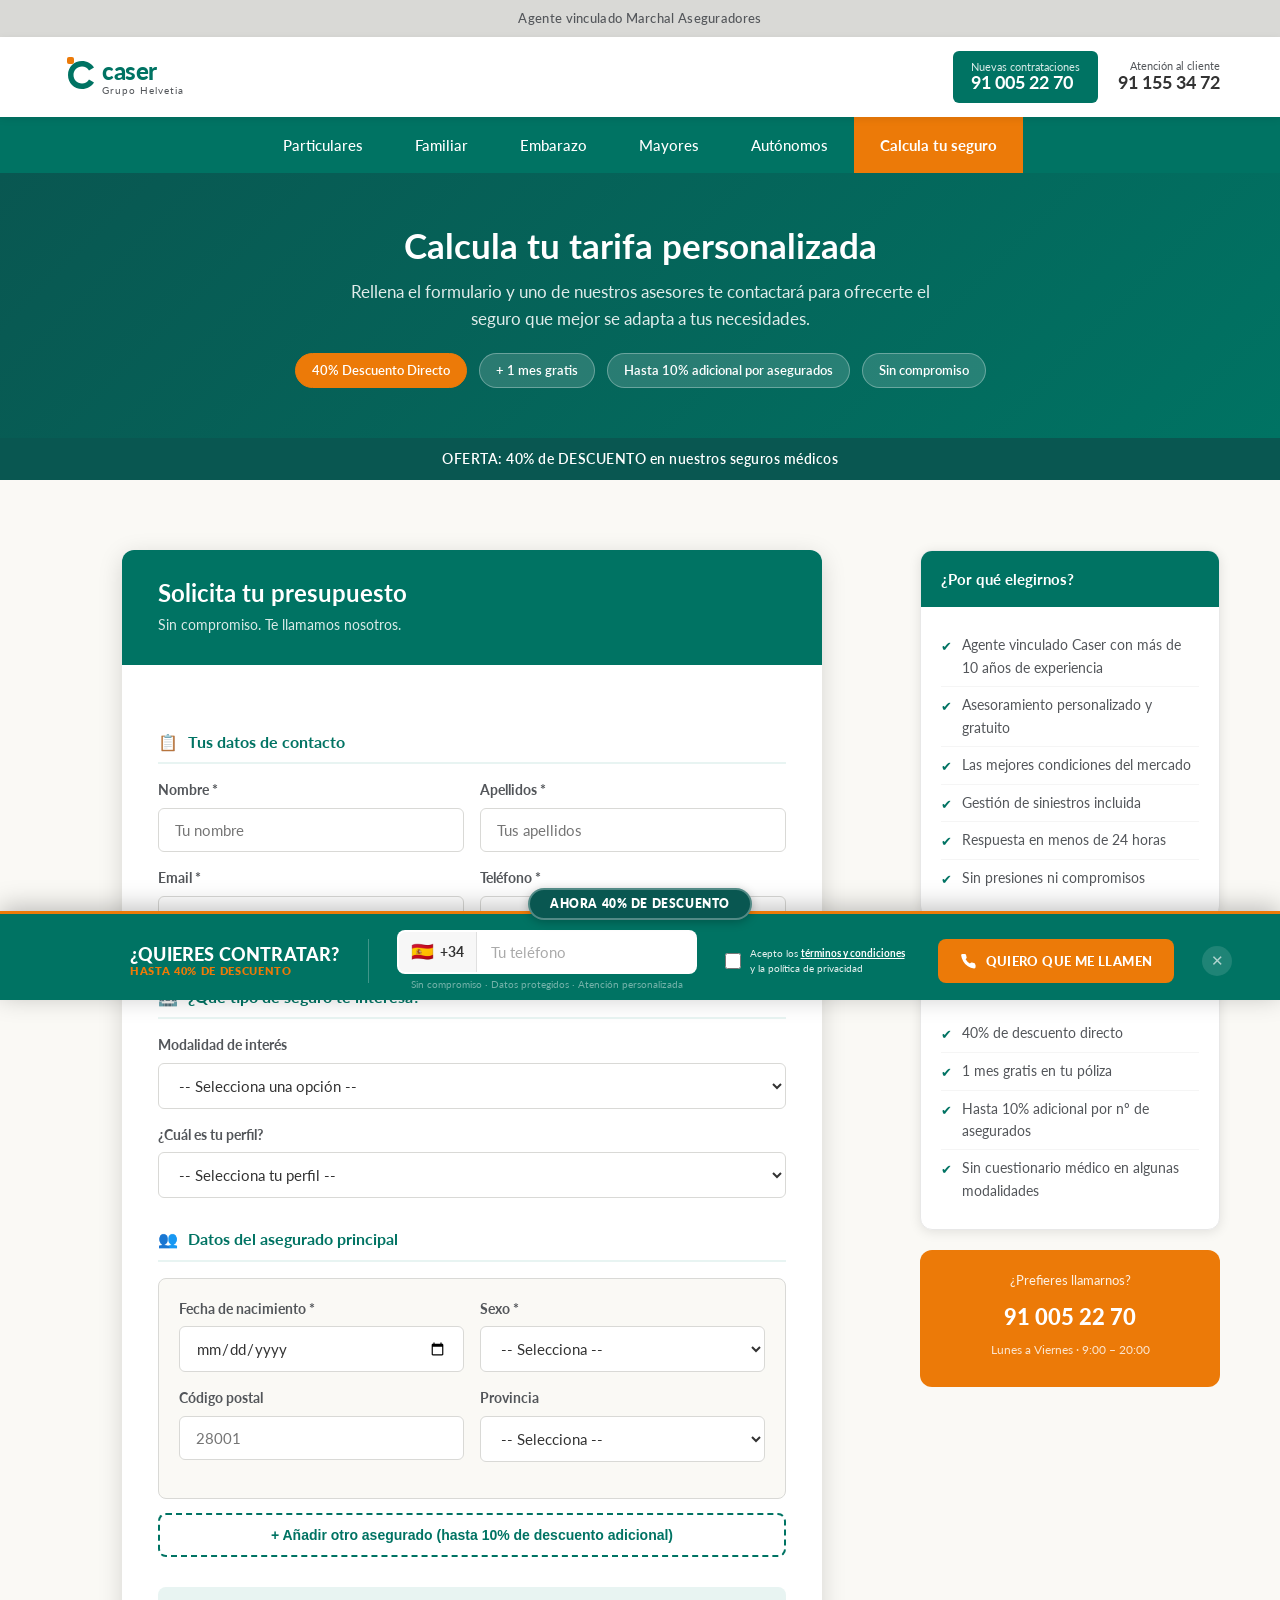
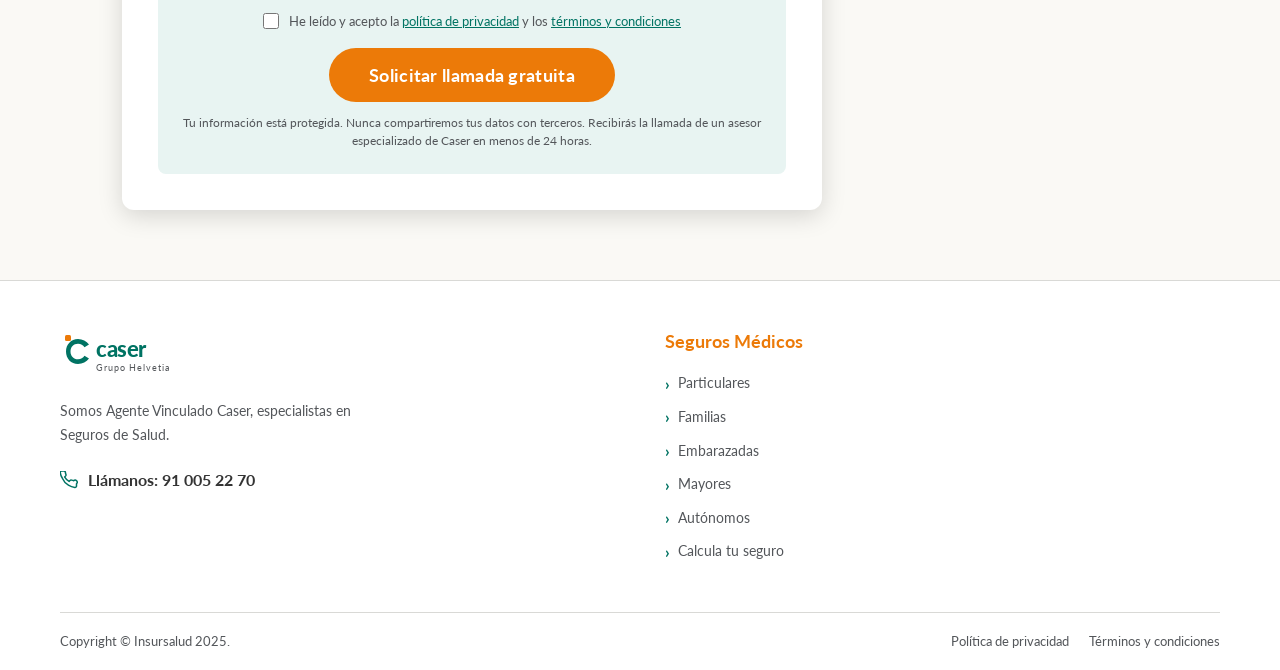
<file: calcular.html>
<!DOCTYPE html>
<html lang="es">
<head>
  <meta charset="UTF-8">
  <meta name="viewport" content="width=device-width, initial-scale=1.0">
  <meta name="description" content="Calcula tu tarifa de seguro de salud Caser. Obtén un presupuesto personalizado en minutos y descubre cuánto puedes ahorrar.">
  <title>Calcula tu Seguro de Salud | Caser Seguros</title>
  <link rel="preconnect" href="https://fonts.googleapis.com">
  <link href="https://fonts.googleapis.com/css2?family=Lato:wght@400;700;900&display=swap" rel="stylesheet">
  <link rel="stylesheet" href="/css/styles.css?v=20260550">
  <style>
    .calcular-hero {
      background: linear-gradient(135deg, var(--color-primary-dark) 0%, var(--color-primary) 100%);
      padding: 50px 0;
      text-align: center;
    }
    .calcular-hero h1 { color: white; font-size: 2.2rem; margin-bottom: 12px; }
    .calcular-hero p { color: rgba(255,255,255,0.88); font-size: 1.05rem; max-width: 600px; margin: 0 auto; }

    .oferta-chips {
      display: flex; gap: 12px; justify-content: center; flex-wrap: wrap; margin-top: 20px;
    }
    .oferta-chip {
      background: rgba(255,255,255,0.15); border: 1px solid rgba(255,255,255,0.3);
      color: white; padding: 6px 16px; border-radius: 20px; font-size: 13px; font-weight: 600;
    }
    .oferta-chip.highlight { background: var(--color-cta); border-color: var(--color-cta); }

    /* Formulario */
    .calcular-wrap {
      max-width: 720px;
      margin: 0 auto;
    }

    .form-section-title {
      font-size: 1rem;
      font-weight: 700;
      color: var(--color-primary);
      margin: 28px 0 16px;
      padding-bottom: 8px;
      border-bottom: 2px solid var(--color-primary-light);
      display: flex;
      align-items: center;
      gap: 10px;
    }

    .asegurado-block {
      background: var(--color-off-white);
      border: 1px solid var(--color-light-gray);
      border-radius: var(--border-radius);
      padding: 20px;
      margin-bottom: 14px;
      position: relative;
    }

    .asegurado-block .remove-btn {
      position: absolute;
      top: 12px;
      right: 12px;
      background: none;
      border: none;
      color: var(--color-text-medium);
      cursor: pointer;
      font-size: 18px;
      line-height: 1;
      padding: 2px 6px;
      border-radius: 4px;
      transition: color 0.2s, background 0.2s;
    }
    .asegurado-block .remove-btn:hover { color: var(--color-cross); background: #fee; }

    .add-asegurado-btn {
      background: none;
      border: 2px dashed var(--color-primary);
      color: var(--color-primary);
      padding: 12px 24px;
      border-radius: var(--border-radius);
      font-size: 14px;
      font-weight: 700;
      cursor: pointer;
      width: 100%;
      transition: all 0.2s;
      margin-bottom: 20px;
    }
    .add-asegurado-btn:hover {
      background: var(--color-primary-light);
    }

    .submit-section {
      background: var(--color-primary-light);
      border-radius: var(--border-radius);
      padding: 24px;
      text-align: center;
      margin-top: 10px;
    }

    .submit-section .legal {
      font-size: 12px;
      color: var(--color-text-medium);
      margin-top: 12px;
      line-height: 1.5;
    }
    .submit-section .legal a { color: var(--color-primary); }

    /* Info lateral */
    .page-with-sidebar {
      display: grid;
      grid-template-columns: 1fr 300px;
      gap: 36px;
      align-items: start;
    }

    .sidebar-info {
      position: sticky;
      top: 100px;
    }

    .sidebar-card {
      background: var(--color-white);
      border: 1px solid #e8e8e8;
      border-radius: var(--border-radius-lg);
      overflow: hidden;
      margin-bottom: 20px;
      box-shadow: var(--shadow);
    }

    .sidebar-card-header {
      background: var(--color-primary);
      color: white;
      padding: 16px 20px;
      font-size: 15px;
      font-weight: 700;
    }

    .sidebar-card-body {
      padding: 20px;
    }

    .sidebar-card-body ul li {
      display: flex;
      align-items: flex-start;
      gap: 10px;
      padding: 7px 0;
      font-size: 14px;
      color: var(--color-text-medium);
      border-bottom: 1px solid #f5f5f5;
    }
    .sidebar-card-body ul li:last-child { border-bottom: none; }
    .sidebar-card-body ul li::before {
      content: '✔';
      color: var(--color-primary);
      font-size: 13px;
      flex-shrink: 0;
      margin-top: 2px;
    }

    .sidebar-phone {
      background: var(--color-cta);
      color: white;
      border-radius: var(--border-radius-lg);
      padding: 20px;
      text-align: center;
    }
    .sidebar-phone p { font-size: 13px; margin-bottom: 8px; opacity: 0.9; }
    .sidebar-phone a { color: white; font-size: 22px; font-weight: 900; display: block; }
    .sidebar-phone .hours { font-size: 12px; opacity: 0.8; margin-top: 6px; }

    /* Success state */
    .success-card {
      display: none;
      background: var(--color-white);
      border: 2px solid var(--color-primary);
      border-radius: var(--border-radius-lg);
      padding: 50px 30px;
      text-align: center;
    }
    .success-icon {
      width: 70px;
      height: 70px;
      background: var(--color-primary);
      border-radius: 50%;
      display: flex;
      align-items: center;
      justify-content: center;
      margin: 0 auto 20px;
      font-size: 32px;
      color: white;
    }
    .success-card h2 { color: var(--color-primary); margin-bottom: 12px; }
    .success-card p { color: var(--color-text-medium); margin-bottom: 20px; }

    @media (max-width: 900px) {
      .page-with-sidebar { grid-template-columns: 1fr; }
      .sidebar-info { position: static; }
    }
  </style>
  <!-- Google Tag Manager -->
  <script>(function(w,d,s,l,i){w[l]=w[l]||[];w[l].push({'gtm.start':
  new Date().getTime(),event:'gtm.js'});var f=d.getElementsByTagName(s)[0],
  j=d.createElement(s),dl=l!='dataLayer'?'&l='+l:'';j.async=true;j.src=
  'https://www.googletagmanager.com/gtm.js?id='+i+dl;f.parentNode.insertBefore(j,f);
  })(window,document,'script','dataLayer','GTM-MCS2XJCK');</script>
  <!-- End Google Tag Manager -->
</head>
<body>
  <!-- Google Tag Manager (noscript) -->
  <noscript><iframe src="https://www.googletagmanager.com/ns.html?id=GTM-MCS2XJCK"
  height="0" width="0" style="display:none;visibility:hidden"></iframe></noscript>
  <!-- End Google Tag Manager (noscript) -->

  <div class="top-bar">Agente vinculado Marchal Aseguradores</div>

  <header class="site-header">
    <div class="container">
      <div class="header-inner">
        <a href="/" class="site-logo">
          <svg width="160" height="52" viewBox="0 0 160 52" fill="none" xmlns="http://www.w3.org/2000/svg">
            <path d="M22 10 C14 10 8 16 8 24 C8 32 14 38 22 38 C27 38 31.5 35.5 34 31.5 L29 28.5 C27.5 31 25 32.5 22 32.5 C17 32.5 13.5 28.8 13.5 24 C13.5 19.2 17 15.5 22 15.5 C25 15.5 27.5 17 29 19.5 L34 16.5 C31.5 12.5 27 10 22 10 Z" fill="#007363"/>
            <rect x="7" y="6" width="7" height="7" rx="2" fill="#EC7A08"/>
            <text x="42" y="29" font-family="Lato, Arial, sans-serif" font-size="24" font-weight="900" fill="#007363" letter-spacing="-0.5">caser</text>
            <text x="42" y="43" font-family="Lato, Arial, sans-serif" font-size="10" font-weight="400" fill="#53565A" letter-spacing="1">Grupo Helvetia</text>
          </svg>
        </a>
        <div class="header-phones">
          <a href="tel:910052270" class="phone-cta">
            <div><span class="label">Nuevas contrataciones</span><span class="number">91 005 22 70</span></div>
          </a>
          <div class="phone-secondary">
            <span class="label">Atención al cliente</span>
            <a href="tel:911553472" class="number">91 155 34 72</a>
          </div>
        </div>
      </div>
    </div>
  </header>

  <nav class="main-nav">
    <div class="container">
      <button class="nav-toggle" onclick="toggleNav()">☰</button>
      <div class="nav-inner" id="mainNav">
        <a href="/particulares">Particulares</a>
        <a href="/familiar">Familiar</a>
        <a href="/embarazo">Embarazo</a>
        <a href="/mayores">Mayores</a>
        <a href="/autonomos">Autónomos</a>
        <a href="/calcular" class="nav-cta active">Calcula tu seguro</a>
      </div>
    </div>
  </nav>

  <!-- HERO -->
  <section class="calcular-hero">
    <div class="container">
      <h1>Calcula tu tarifa personalizada</h1>
      <p>Rellena el formulario y uno de nuestros asesores te contactará para ofrecerte el seguro que mejor se adapta a tus necesidades.</p>
      <div class="oferta-chips">
        <span class="oferta-chip highlight">40% Descuento Directo</span>
        <span class="oferta-chip">+ 1 mes gratis</span>
        <span class="oferta-chip">Hasta 10% adicional por asegurados</span>
        <span class="oferta-chip">Sin compromiso</span>
      </div>
    </div>
  </section>

  <div class="oferta-bar">OFERTA: 40% de DESCUENTO en nuestros seguros médicos</div>

  <!-- FORMULARIO -->
  <section class="calcular-section">
    <div class="container">
      <div class="page-with-sidebar">

        <!-- FORMULARIO PRINCIPAL -->
        <div>
          <div class="calcular-card">
            <div class="calcular-card-header">
              <h2>Solicita tu presupuesto</h2>
              <p>Sin compromiso. Te llamamos nosotros.</p>
            </div>
            <div class="calcular-card-body">
              <form id="calcularForm" onsubmit="submitForm(event)">

                <!-- Tus datos -->
                <div class="form-section-title">
                  <span>📋</span> Tus datos de contacto
                </div>

                <div class="form-row">
                  <div class="form-group">
                    <label for="nombre">Nombre *</label>
                    <input type="text" id="nombre" name="nombre" placeholder="Tu nombre" required>
                  </div>
                  <div class="form-group">
                    <label for="apellidos">Apellidos *</label>
                    <input type="text" id="apellidos" name="apellidos" placeholder="Tus apellidos" required>
                  </div>
                </div>

                <div class="form-row">
                  <div class="form-group">
                    <label for="email">Email *</label>
                    <input type="email" id="email" name="email" placeholder="tu@email.com" required>
                  </div>
                  <div class="form-group">
                    <label for="telefono">Teléfono *</label>
                    <input type="tel" id="telefono" name="telefono" placeholder="6XX XXX XXX" required>
                  </div>
                </div>

                <!-- Modalidad -->
                <div class="form-section-title">
                  <span>🏥</span> ¿Qué tipo de seguro te interesa?
                </div>

                <div class="form-group">
                  <label for="modalidad">Modalidad de interés</label>
                  <select id="modalidad" name="modalidad">
                    <option value="">-- Selecciona una opción --</option>
                    <option value="medica">Médica - Ambulatorio (desde 15€/mes)</option>
                    <option value="adapta">Adapta - Completo + Dental (desde 56€/mes)</option>
                    <option value="prestigio">Prestigio - Completo + Reembolso (desde 108€/mes)</option>
                    <option value="no-se">No sé, quiero asesoramiento</option>
                  </select>
                </div>

                <div class="form-group">
                  <label for="perfil">¿Cuál es tu perfil?</label>
                  <select id="perfil" name="perfil">
                    <option value="">-- Selecciona tu perfil --</option>
                    <option value="particular">Particular</option>
                    <option value="familia">Familia</option>
                    <option value="embarazada">Embarazada</option>
                    <option value="mayor">Mayor de 60 años</option>
                    <option value="autonomo">Autónomo/a</option>
                  </select>
                </div>

                <!-- Asegurados -->
                <div class="form-section-title">
                  <span>👥</span> Datos del asegurado principal
                </div>

                <div id="asegurados-container">
                  <div class="asegurado-block" id="asegurado-1">
                    <div class="form-row">
                      <div class="form-group">
                        <label>Fecha de nacimiento *</label>
                        <input type="date" name="nacimiento_1" required>
                      </div>
                      <div class="form-group">
                        <label>Sexo *</label>
                        <select name="sexo_1" required>
                          <option value="">-- Selecciona --</option>
                          <option value="M">Masculino</option>
                          <option value="F">Femenino</option>
                        </select>
                      </div>
                    </div>
                    <div class="form-row">
                      <div class="form-group">
                        <label>Código postal</label>
                        <input type="text" name="cp_1" placeholder="28001" maxlength="5">
                      </div>
                      <div class="form-group">
                        <label>Provincia</label>
                        <select name="provincia_1">
                          <option value="">-- Selecciona --</option>
                          <option>Madrid</option><option>Barcelona</option><option>Valencia</option>
                          <option>Sevilla</option><option>Zaragoza</option><option>Málaga</option>
                          <option>Murcia</option><option>Palma de Mallorca</option><option>Las Palmas</option>
                          <option>Bilbao</option><option>Alicante</option><option>Córdoba</option>
                          <option>Valladolid</option><option>Vigo</option><option>Gijón</option>
                          <option>Granada</option><option>Otros</option>
                        </select>
                      </div>
                    </div>
                  </div>
                </div>

                <button type="button" class="add-asegurado-btn" onclick="addAsegurado()">
                  + Añadir otro asegurado (hasta 10% de descuento adicional)
                </button>

                <!-- Legal -->
                <div class="submit-section">
                  <div class="form-check" style="justify-content:center; margin-bottom:16px;">
                    <input type="checkbox" id="aceptoTerminos" required>
                    <label for="aceptoTerminos">He leído y acepto la <a href="#">política de privacidad</a> y los <a href="#">términos y condiciones</a></label>
                  </div>
                  <button type="submit" class="btn btn-cta btn-lg" style="min-width:240px;">
                    Solicitar llamada gratuita
                  </button>
                  <p class="legal">Tu información está protegida. Nunca compartiremos tus datos con terceros. Recibirás la llamada de un asesor especializado de Caser en menos de 24 horas.</p>
                </div>

              </form>

              <!-- SUCCESS -->
              <div class="success-card" id="successCard">
                <div class="success-icon">✔</div>
                <h2>¡Solicitud recibida!</h2>
                <p>Hemos recibido tu solicitud correctamente. Un asesor especializado de Caser se pondrá en contacto contigo en menos de 24 horas.</p>
                <p>También puedes llamarnos directamente al <strong><a href="tel:910052270">91 005 22 70</a></strong></p>
                <a href="/" class="btn btn-primary" style="margin-top:12px;">Volver al inicio</a>
              </div>

            </div>
          </div>
        </div>

        <!-- SIDEBAR -->
        <aside class="sidebar-info">
          <div class="sidebar-card">
            <div class="sidebar-card-header">¿Por qué elegirnos?</div>
            <div class="sidebar-card-body">
              <ul>
                <li>Agente vinculado Caser con más de 10 años de experiencia</li>
                <li>Asesoramiento personalizado y gratuito</li>
                <li>Las mejores condiciones del mercado</li>
                <li>Gestión de siniestros incluida</li>
                <li>Respuesta en menos de 24 horas</li>
                <li>Sin presiones ni compromisos</li>
              </ul>
            </div>
          </div>

          <div class="sidebar-card">
            <div class="sidebar-card-header">Oferta exclusiva</div>
            <div class="sidebar-card-body">
              <ul>
                <li>40% de descuento directo</li>
                <li>1 mes gratis en tu póliza</li>
                <li>Hasta 10% adicional por nº de asegurados</li>
                <li>Sin cuestionario médico en algunas modalidades</li>
              </ul>
            </div>
          </div>

          <div class="sidebar-phone">
            <p>¿Prefieres llamarnos?</p>
            <a href="tel:910052270">91 005 22 70</a>
            <p class="hours">Lunes a Viernes · 9:00 – 20:00</p>
          </div>
        </aside>
      </div>
    </div>
  </section>

  <!-- FOOTER -->
  <footer class="site-footer">
    <div class="container">
      <div class="footer-inner">
        <div class="footer-brand">
          <div class="logo-wrap">
            <svg width="140" height="46" viewBox="0 0 140 46" fill="none">
              <path d="M18 8C11 8 6 13.5 6 20.5C6 27.5 11 33 18 33C22.5 33 26.5 30.8 29 27.5L24.5 24.8C23 27 21 28.3 18 28.3C13.5 28.3 10.5 25 10.5 20.5C10.5 16 13.5 12.7 18 12.7C21 12.7 23 14 24.5 16.2L29 13.5C26.5 10.2 22.5 8 18 8Z" fill="#007363"/>
              <rect x="5" y="4" width="6" height="6" rx="1.5" fill="#EC7A08"/>
              <text x="36" y="26" font-family="Lato, Arial, sans-serif" font-size="22" font-weight="900" fill="#007363" letter-spacing="-0.5">caser</text>
              <text x="36" y="40" font-family="Lato, Arial, sans-serif" font-size="9" font-weight="400" fill="#53565A" letter-spacing="1">Grupo Helvetia</text>
            </svg>
          </div>
          <p>Somos Agente Vinculado Caser, especialistas en Seguros de Salud.</p>
          <div class="footer-phone">
            <svg width="18" height="18" viewBox="0 0 24 24" fill="none" stroke="#007363" stroke-width="2" stroke-linecap="round" stroke-linejoin="round"><path d="M22 16.92v3a2 2 0 01-2.18 2 19.79 19.79 0 01-8.63-3.07A19.5 19.5 0 013.31 9.9 19.79 19.79 0 01.22 1.28 2 2 0 012.2 0h3a2 2 0 012 1.72c.127.96.361 1.903.7 2.81a2 2 0 01-.45 2.11L6.09 7.91a16 16 0 006 6l1.27-1.27a2 2 0 012.11-.45c.907.339 1.85.573 2.81.7A2 2 0 0122 16.92z"/></svg>
            <span>Llámanos: <a href="tel:910052270">91 005 22 70</a></span>
          </div>
        </div>
        <div class="footer-nav">
          <h4>Seguros Médicos</h4>
          <ul>
            <li><a href="/particulares">Particulares</a></li>
            <li><a href="/familiar">Familias</a></li>
            <li><a href="/embarazo">Embarazadas</a></li>
            <li><a href="/mayores">Mayores</a></li>
            <li><a href="/autonomos">Autónomos</a></li>
            <li><a href="/calcular">Calcula tu seguro</a></li>
          </ul>
        </div>
      </div>
      <div class="footer-bottom">
        <p>Copyright © Insursalud 2025.</p>
        <div class="footer-legal">
          <a href="/avisolegal-poliiticadeprivacidad/">Política de privacidad</a>
          <a href="/avisolegal-poliiticadeprivacidad/">Términos y condiciones</a>
        </div>
      </div>
    </div>
  </footer>

  <script src="/js/main.js?v=20260541"></script>

  <!-- STICKY SCROLL BANNER — Desktop only -->
  <div id="sticky-banner" role="complementary" aria-label="Oferta Caser">
    <div class="sb-pill-row"><div class="sb-pill">Ahora 40% de descuento</div></div>
    <div class="sb-inner">

      <!-- LEFT -->
      <div class="sb-left">
        <div class="sb-headline">
          <strong>¿Quieres contratar?</strong>
          <span>Hasta 40% de descuento</span>
        </div>
      </div>

      <div class="sb-divider"></div>

      <!-- PHONE -->
      <div class="sb-phone-col">
        <div class="sb-phone-wrap">
          <div class="sb-prefix"><span class="sb-flag">🇪🇸</span><span>+34</span></div>
          <input type="tel" id="sb-phone" placeholder="Tu teléfono" maxlength="11" autocomplete="tel" aria-label="Tu número de teléfono">
        </div>
        <span class="sb-subtxt">Sin compromiso · Datos protegidos · Atención personalizada</span>
      </div>

      <!-- TERMS -->
      <label class="sb-terms">
        <input type="checkbox" id="sb-terms" required>
        <span>Acepto los <a href="#" class="sb-terms-link">términos y condiciones</a> y la política de privacidad</span>
      </label>

      <!-- CTA -->
      <form id="sb-form" novalidate style="display:contents">
        <button type="submit" class="sb-cta-btn" aria-label="Solicitar llamada">
          <svg viewBox="0 0 24 24" xmlns="http://www.w3.org/2000/svg"><path d="M22 16.92v3a2 2 0 0 1-2.18 2 19.79 19.79 0 0 1-8.63-3.07A19.5 19.5 0 0 1 4.69 12a19.79 19.79 0 0 1-3.07-8.67A2 2 0 0 1 3.6 1.27h3a2 2 0 0 1 2 1.72c.127.96.361 1.903.7 2.81a2 2 0 0 1-.45 2.11L7.91 8.91a16 16 0 0 0 6 6l.91-.91a2 2 0 0 1 2.11-.45c.907.339 1.85.573 2.81.7a2 2 0 0 1 1.72 2.02z"/></svg>
          Quiero que me llamen
        </button>
      </form>

      <button class="sb-close" id="sb-close-btn" aria-label="Cerrar">✕</button>
      <span class="sb-error" id="sb-error" role="alert"></span>
    </div>
  </div>
  <!-- END STICKY BANNER -->

  <!-- MODAL TÉRMINOS Y CONDICIONES -->
  <div id="sb-modal" role="dialog" aria-modal="true" aria-labelledby="sb-modal-title" style="display:none">
    <div class="sb-modal-overlay"></div>
    <div class="sb-modal-box">
      <button class="sb-modal-close" id="sb-modal-close" aria-label="Cerrar">✕</button>
      <h2 id="sb-modal-title">Términos, Condiciones y Política de Privacidad</h2>
      <p>Información básica sobre protección de datos personales</p>
      <h3>Información del Responsable</h3>
      <table class="sb-modal-table">
        <tr><th>Responsable</th><td>INSURSALUD, S.L. — Agente Vinculado de Caser Seguros (DGSFP: AJ0374)</td></tr>
        <tr><th>Finalidad</th><td>Gestión de solicitudes de información y contratación de seguros de salud. Atención personalizada y elaboración de presupuestos.</td></tr>
        <tr><th>Legitimación</th><td>Consentimiento del interesado (art. 6.1.a RGPD) y ejecución de medidas precontractuales (art. 6.1.b RGPD).</td></tr>
        <tr><th>Destinatarios</th><td>CASER Seguros y Reaseguros, S.A. No se cederán datos a terceros salvo obligación legal.</td></tr>
        <tr><th>Derechos</th><td>Puedes ejercitar tus derechos de acceso, rectificación, supresión, oposición y portabilidad escribiendo a <strong>cmarchal@marchalconsultores.com</strong> o llamando al <strong>91 005 22 70</strong>.</td></tr>
        <tr><th>Información adicional</th><td>Puede reclamar ante la AEPD en <a href="https://www.aepd.es" target="_blank" rel="noopener">www.aepd.es</a> si considera que sus derechos no han sido atendidos.</td></tr>
      </table>
      <div class="sb-modal-footer">
        Puedes consultar la información completa en nuestra <a href="/legal.html" target="_blank">Política de Privacidad completa</a>.
      </div>
    </div>
  </div>
</body>
</html>
</file>
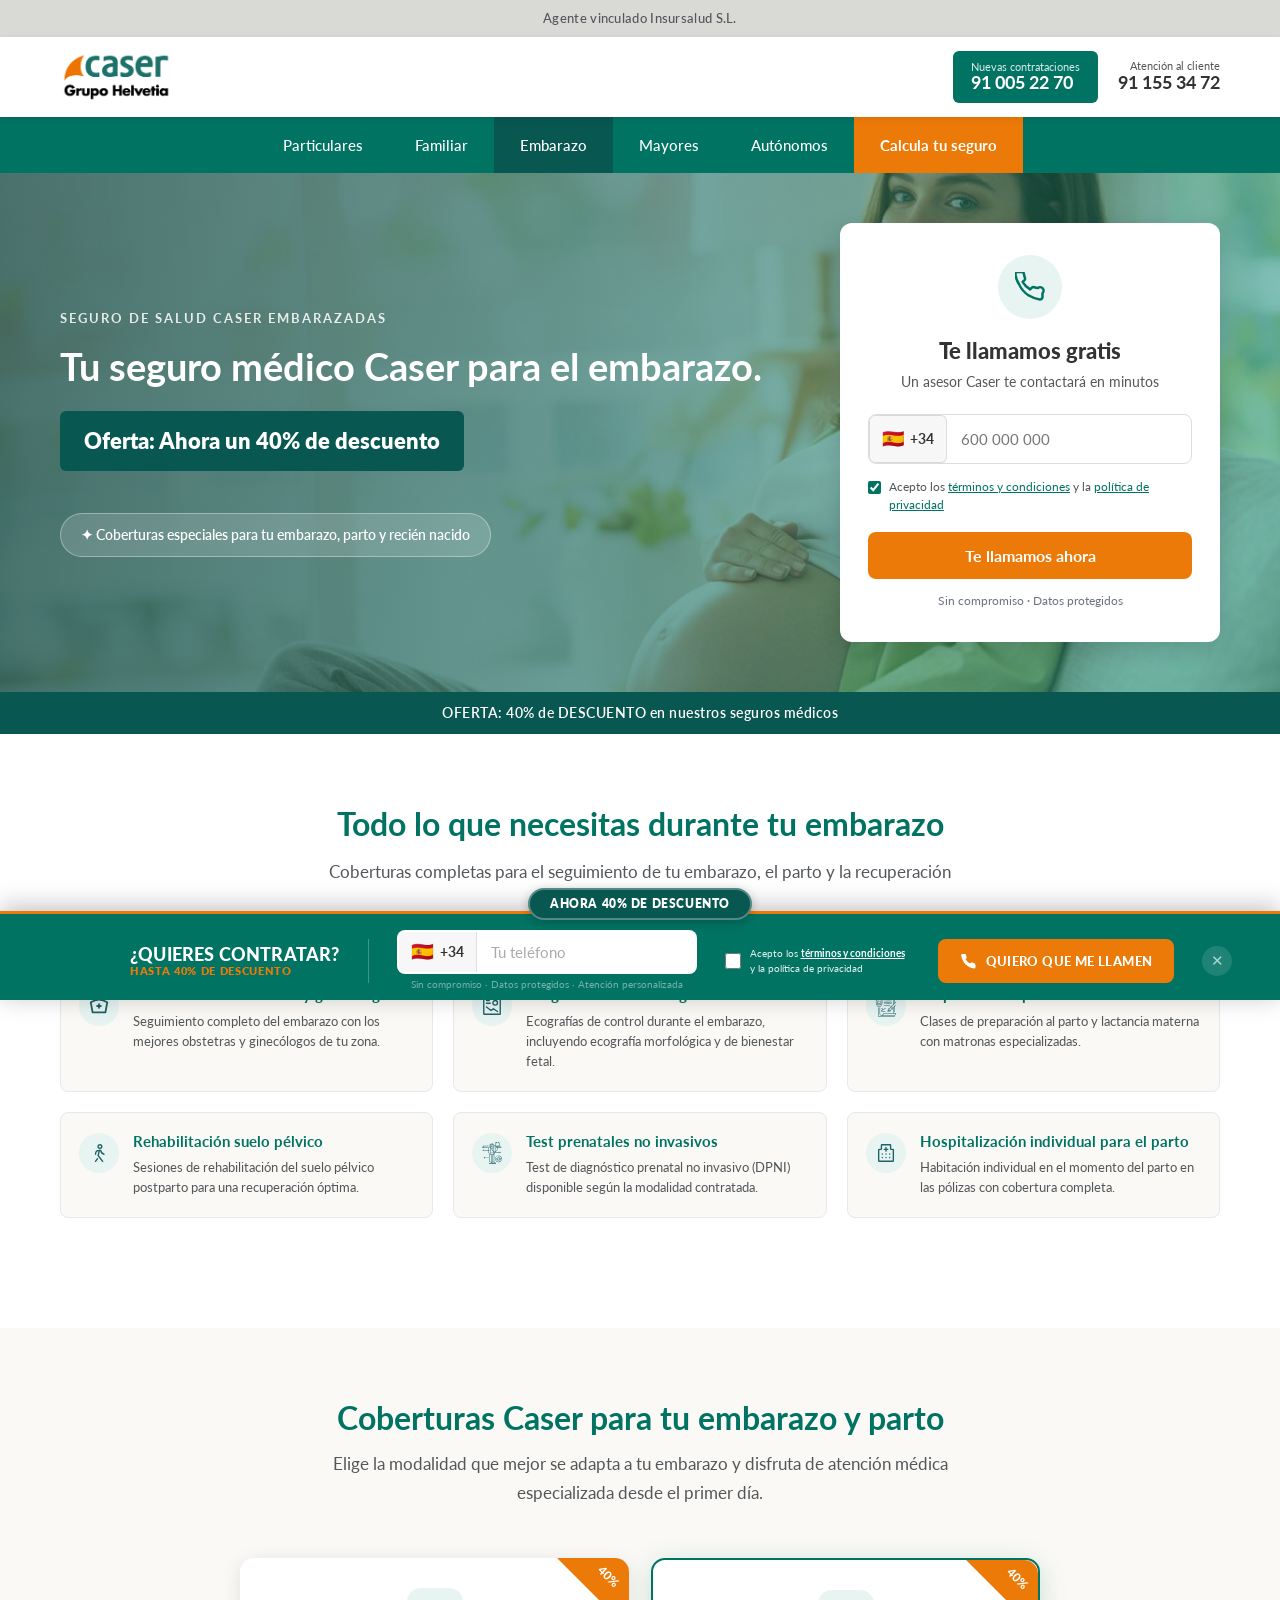
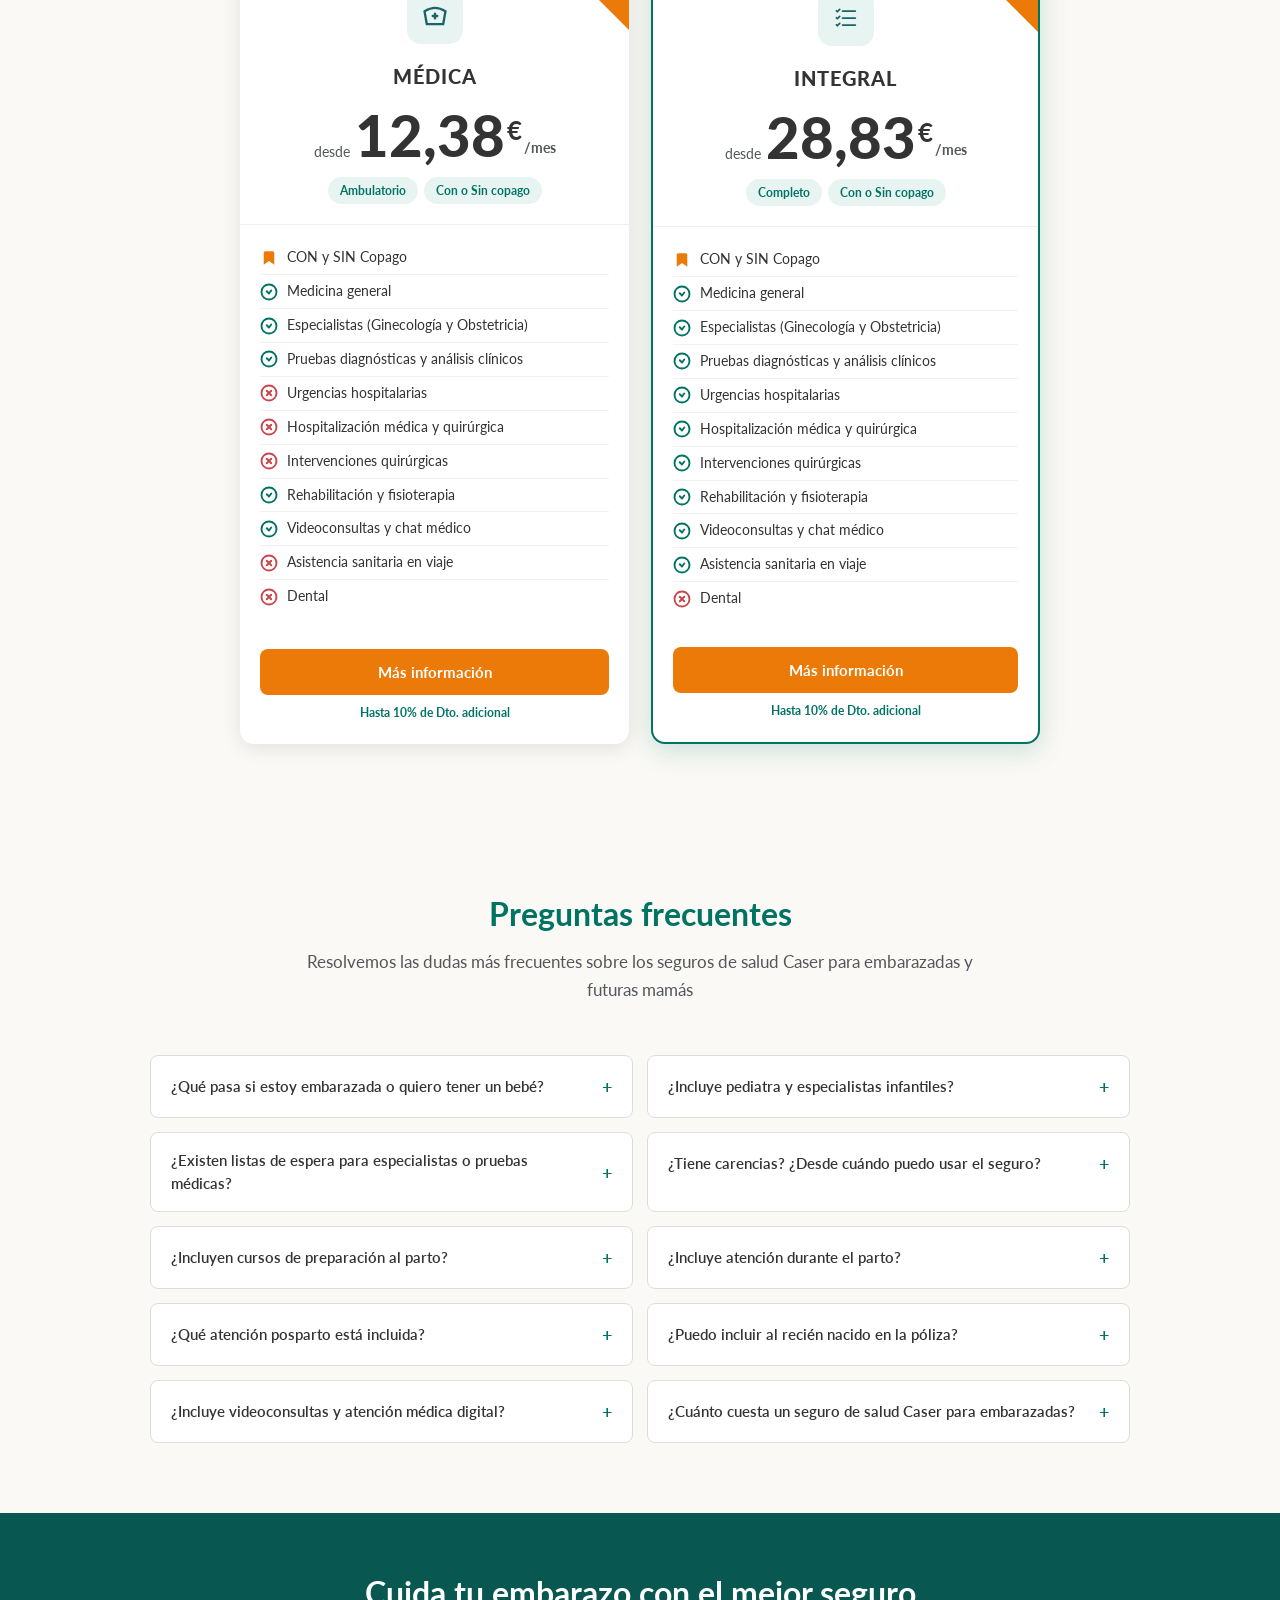
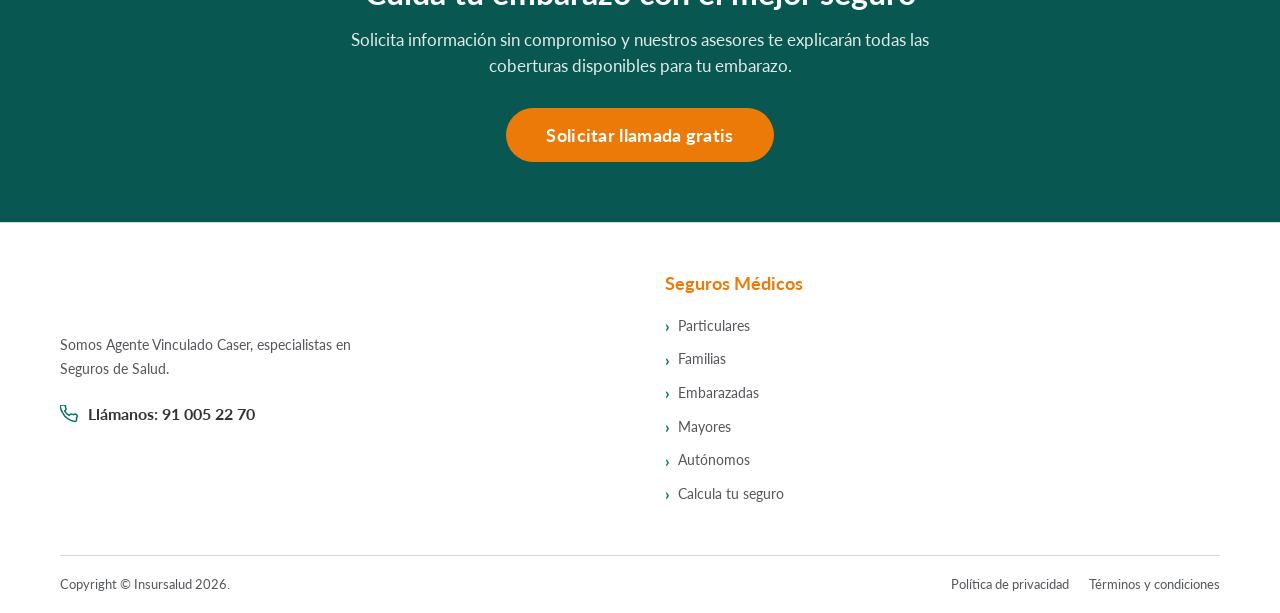
<file: embarazo.html>
<!DOCTYPE html>
<html lang="es">
<head>
  <meta charset="UTF-8">
  <meta name="viewport" content="width=device-width, initial-scale=1.0">
  <meta name="description" content="Seguro de Salud Caser para Embarazadas - Ecografías, ginecología, preparación al parto y hospitalización individual. Cuida tu embarazo con Caser.">
  <title>Seguro de Salud para Embarazadas | Caser Seguros</title>
  <link rel="preconnect" href="https://fonts.googleapis.com">
  <link href="https://fonts.googleapis.com/css2?family=Lato:wght@400;700;900&display=swap" rel="stylesheet">
  <link rel="stylesheet" href="/css/styles.css?v=20260550">
  <!-- Google Tag Manager -->
  <script>(function(w,d,s,l,i){w[l]=w[l]||[];w[l].push({'gtm.start':
  new Date().getTime(),event:'gtm.js'});var f=d.getElementsByTagName(s)[0],
  j=d.createElement(s),dl=l!='dataLayer'?'&l='+l:'';j.async=true;j.src=
  'https://www.googletagmanager.com/gtm.js?id='+i+dl;f.parentNode.insertBefore(j,f);
  })(window,document,'script','dataLayer','GTM-MCS2XJCK');</script>
  <!-- End Google Tag Manager -->
  <!-- SEO Optimizado -->
  <link rel="canonical" href="https://caser.ofertaseguromedico.es/embarazo/">
  <link rel="icon" type="image/svg+xml" href="/images/favicon.svg">
  <link rel="apple-touch-icon" href="/images/favicon.svg">
  <meta property="og:title" content="Seguro de Maternidad Caser | Seguro de Salud para Embarazadas">
  <meta property="og:description" content="Seguro de salud Caser para embarazadas: ecografías, ginecología, preparación al parto y hospitalización individual. Cuida tu embarazo con la mejor cobertura.">
  <meta property="og:image" content="https://caser.ofertaseguromedico.es/images/hero-embarazo-hd.jpeg">
  <meta property="og:url" content="https://caser.ofertaseguromedico.es/embarazo/">
  <meta property="og:type" content="website">
  <meta property="og:locale" content="es_ES">
  <meta property="og:site_name" content="Caser Seguros de Salud — Insursalud">
  <meta name="twitter:card" content="summary_large_image">
  <meta name="twitter:title" content="Seguro de Maternidad Caser | Seguro para Embarazadas">
  <meta name="twitter:description" content="Ecografías, ginecología y hospitalización individual para el parto. Cuida tu embarazo con Caser.">
  <meta name="twitter:image" content="https://caser.ofertaseguromedico.es/images/hero-embarazo-hd.jpeg">
  <script type="application/ld+json">
  {
    "@context": "https://schema.org",
    "@graph": [
    {
      "@type": "BreadcrumbList",
      "itemListElement": [
      {
        "@type": "ListItem",
        "position": 1,
        "name": "Inicio",
        "item": "https://caser.ofertaseguromedico.es/"
      },
      {
        "@type": "ListItem",
        "position": 2,
        "name": "Seguro Embarazo",
        "item": "https://caser.ofertaseguromedico.es/embarazo/"
      }
      ]
    },
    {
      "@type": "FAQPage",
      "mainEntity": [
      {
        "@type": "Question",
        "name": "¿Qué pasa si estoy embarazada o quiero tener un bebé?",
        "acceptedAnswer": {
          "@type": "Answer",
          "text": "Si estás embarazada o estás planificando un embarazo, puedes contratar un seguro de salud Caser con coberturas específicas para esta etapa. Según la modalidad contratada, tendrás acceso a seguimiento del embarazo, pruebas médicas, asistencia al parto y cuidados posparto."
        }
      },
      {
        "@type": "Question",
        "name": "¿Incluye pediatra y especialistas infantiles?",
        "acceptedAnswer": {
          "@type": "Answer",
          "text": "Sí. Los seguros de salud Caser incluyen pediatría y acceso a especialistas infantiles, así como revisiones médicas y pruebas necesarias para el seguimiento del bebé, según la póliza contratada."
        }
      },
      {
        "@type": "Question",
        "name": "¿Existen listas de espera para especialistas o pruebas médicas?",
        "acceptedAnswer": {
          "@type": "Answer",
          "text": "No. Con Caser accedes a un cuadro médico privado, lo que permite una atención más ágil, tanto para especialistas como para pruebas diagnósticas, sin las listas de espera habituales del sistema público."
        }
      },
      {
        "@type": "Question",
        "name": "¿Tiene carencias? ¿Desde cuándo puedo usar el seguro?",
        "acceptedAnswer": {
          "@type": "Answer",
          "text": "Algunas coberturas relacionadas con el embarazo, el parto o determinadas pruebas pueden tener periodos de carencia, que dependen de la modalidad contratada. Por eso es importante contratar el seguro con antelación si estás planificando quedarte embarazada."
        }
      },
      {
        "@type": "Question",
        "name": "¿Incluyen cursos de preparación al parto?",
        "acceptedAnswer": {
          "@type": "Answer",
          "text": "Sí. En determinadas modalidades, Caser incluye programas de preparación al parto, normalmente disponibles a partir del segundo trimestre de gestación."
        }
      },
      {
        "@type": "Question",
        "name": "¿Incluye atención durante el parto?",
        "acceptedAnswer": {
          "@type": "Answer",
          "text": "En las modalidades que incluyen hospitalización, el seguro cubre la asistencia médica durante el parto, como la atención de matrona, anestesia (incluida epidural), estancia hospitalaria y cuidados inmediatos del recién nacido."
        }
      },
      {
        "@type": "Question",
        "name": "¿Qué atención posparto está incluida?",
        "acceptedAnswer": {
          "@type": "Answer",
          "text": "Tras el parto, podrás acceder a cuidados posparto para la madre y el bebé, que pueden incluir revisiones médicas y sesiones con matrona para resolver dudas y comprobar la evolución de ambos."
        }
      },
      {
        "@type": "Question",
        "name": "¿Puedo incluir al recién nacido en la póliza?",
        "acceptedAnswer": {
          "@type": "Answer",
          "text": "Sí. Es posible incluir al recién nacido en la póliza, cumpliendo los plazos y condiciones establecidos, para que disponga de asistencia médica desde los primeros días."
        }
      },
      {
        "@type": "Question",
        "name": "¿Incluye videoconsultas y atención médica digital?",
        "acceptedAnswer": {
          "@type": "Answer",
          "text": "Sí. Caser ofrece atención médica digital 24/7, con videoconsultas, chat médico y recetas electrónicas, muy útiles durante el embarazo y el posparto."
        }
      },
      {
        "@type": "Question",
        "name": "¿Cuánto cuesta un seguro de salud Caser para embarazadas?",
        "acceptedAnswer": {
          "@type": "Answer",
          "text": "El precio depende de la modalidad elegida, el tipo de cobertura (ambulatoria o completa) y si incluye hospitalización. Puedes solicitar una llamada para recibir asesoramiento sin compromiso."
        }
      }
      ]
    }
    ]
  }
  </script>
  <!-- LCP Preload -->
  <link rel="preload" as="image" href="/images/seguro-salud-embarazo-caser.jpeg" fetchpriority="high" type="image/jpeg">
</head>
<body>
  <!-- Google Tag Manager (noscript) -->
  <noscript><iframe src="https://www.googletagmanager.com/ns.html?id=GTM-MCS2XJCK"
  height="0" width="0" style="display:none;visibility:hidden"></iframe></noscript>
  <!-- End Google Tag Manager (noscript) -->

  <div class="top-bar">Agente vinculado Insursalud S.L.</div>

  <header class="site-header">
    <div class="container">
      <div class="header-inner">
        <a href="/" class="site-logo">
          <img src="/images/logo-caser.png" alt="Caser Seguros de Salud" class="logo-img" width="160" height="48" loading="eager">
        </a>
        <div class="header-phones">
          <a href="tel:910052270" class="phone-cta">
            <div><span class="label">Nuevas contrataciones</span><span class="number">91 005 22 70</span></div>
          </a>
          <div class="phone-secondary">
            <span class="label">Atención al cliente</span>
            <a href="tel:911553472" class="number">91 155 34 72</a>
          </div>
        </div>
      </div>
    </div>
  </header>

  <nav class="main-nav">
    <div class="container">
      <button class="nav-toggle" onclick="toggleNav()">☰</button>
      <div class="nav-inner" id="mainNav">
        <a href="/particulares">Particulares</a>
        <a href="/familiar">Familiar</a>
        <a href="/embarazo" class="active">Embarazo</a>
        <a href="/mayores">Mayores</a>
        <a href="/autonomos">Autónomos</a>
        <button type="button" class="nav-cta" onclick="openCallModal('')" style="cursor:pointer;border:none;">Calcula tu seguro</button>
      </div>
    </div>
  </nav>

  <section class="hero hero-embarazo">
    <div class="hero-inner">
      <div class="hero-text">
        <p class="eyebrow">SEGURO DE SALUD CASER EMBARAZADAS</p>
        <h1>Tu seguro médico Caser para el embarazo.</h1>
        <div class="hero-badge">Oferta: Ahora un 40% de descuento</div>
        <br><br>
        <span class="hero-descuento">✦ Coberturas especiales para tu embarazo, parto y recién nacido</span>
      </div>
      <div class="hero-form-card">
      <div class="hf-icon"><svg xmlns="http://www.w3.org/2000/svg" width="30" height="30" viewBox="0 0 24 24" fill="none" stroke="currentColor" stroke-width="2" stroke-linecap="round" stroke-linejoin="round"><path d="M22 16.92v3a2 2 0 01-2.18 2 19.79 19.79 0 01-8.63-3.07A19.5 19.5 0 013.31 9.9 19.79 19.79 0 01.22 1.28 2 2 0 012.2 0h3a2 2 0 012 1.72c.127.96.361 1.903.7 2.81a2 2 0 01-.45 2.11L6.09 7.91a16 16 0 006 6l1.27-1.27a2 2 0 012.11-.45c.907.339 1.85.573 2.81.7A2 2 0 0122 16.92z"/></svg></div>
      <h3>Te llamamos gratis</h3>
      <p class="hf-sub">Un asesor Caser te contactará en minutos</p>
      <div class="hf-wrap" id="heroFormWrap">
        <div class="hf-phone">
          <div class="phone-prefix">
            <span class="flag">🇪🇸</span>
            <span>+34</span>
          </div>
          <input type="tel" id="heroPhone" placeholder="600 000 000" maxlength="11" oninput="formatPhone(this)" onkeydown="if(event.key==='Enter'){submitHeroForm();}">
        </div>
        <span class="phone-error-msg" id="heroPhoneError"></span>
        <div class="PLACEHOLDER_SKIP">
        </div>
        <div class="hf-check">
          <input type="checkbox" id="heroTerms" checked>
          <label for="heroTerms">Acepto los <a href="#" onclick="openLegalModal();return false;">términos y condiciones</a> y la <a href="#" onclick="openLegalModal();return false;">política de privacidad</a></label>
        </div>
        <button type="button" class="hf-submit" onclick="submitHeroForm()">Te llamamos ahora</button>
        <p class="hf-footer">Sin compromiso · Datos protegidos</p>
      </div>
      <div id="heroFormSuccess" style="display:none; text-align:center; padding:10px 0 20px;">
        <div style="font-size:48px; margin-bottom:12px;">✅</div>
        <p style="font-size:17px; font-weight:700; color:var(--color-primary); margin-bottom:8px;">¡Recibido!</p>
        <p style="font-size:14px; color:var(--color-text-medium);">Te llamaremos en los próximos minutos.</p>
      </div>
    </div>
    </div>
  </section>

  <div class="oferta-bar">OFERTA: 40% de DESCUENTO en nuestros seguros médicos</div>

  <section class="coberturas-section">
    <div class="container">
      <h2 class="section-title">Todo lo que necesitas durante tu embarazo</h2>
      <p class="section-subtitle">Coberturas completas para el seguimiento de tu embarazo, el parto y la recuperación postparto.</p>

      <div class="coberturas-grid">
        <div class="cobertura-card">
          <div class="cobertura-icon"><img src="/images/nurse.svg" alt="Medicina general y especialistas" width="22" height="22" class="svg-icon" loading="lazy"></div>
          <div>
            <h4>Consultas de obstetricia y ginecología</h4>
            <p>Seguimiento completo del embarazo con los mejores obstetras y ginecólogos de tu zona.</p>
          </div>
        </div>
        <div class="cobertura-card">
          <div class="cobertura-icon"><img src="/images/stats-report.svg" alt="Pruebas diagnósticas y análisis clínicos" width="22" height="22" class="svg-icon" loading="lazy"></div>
          <div>
            <h4>Ecografías incluidas según modalidad</h4>
            <p>Ecografías de control durante el embarazo, incluyendo ecografía morfológica y de bienestar fetal.</p>
          </div>
        </div>
        <div class="cobertura-card">
          <div class="cobertura-icon"><img src="/images/checklist.svg" alt="Preparación al parto" width="22" height="22" class="svg-icon" loading="lazy"></div>
          <div>
            <h4>Preparación al parto</h4>
            <p>Clases de preparación al parto y lactancia materna con matronas especializadas.</p>
          </div>
        </div>
        <div class="cobertura-card">
          <div class="cobertura-icon"><img src="/images/walking.svg" alt="Rehabilitación y fisioterapia" width="22" height="22" class="svg-icon" loading="lazy"></div>
          <div>
            <h4>Rehabilitación suelo pélvico</h4>
            <p>Sesiones de rehabilitación del suelo pélvico postparto para una recuperación óptima.</p>
          </div>
        </div>
        <div class="cobertura-card">
          <div class="cobertura-icon"><img src="/images/healthy-check.svg" alt="Coberturas de salud sin copago" width="22" height="22" class="svg-icon" loading="lazy"></div>
          <div>
            <h4>Test prenatales no invasivos</h4>
            <p>Test de diagnóstico prenatal no invasivo (DPNI) disponible según la modalidad contratada.</p>
          </div>
        </div>
        <div class="cobertura-card">
          <div class="cobertura-icon"><img src="/images/hospital.svg" alt="Hospitalización médica y quirúrgica" width="22" height="22" class="svg-icon" loading="lazy"></div>
          <div>
            <h4>Hospitalización individual para el parto</h4>
            <p>Habitación individual en el momento del parto en las pólizas con cobertura completa.</p>
          </div>
        </div>
      </div>
    </div>
  </section>

  <!-- ====================== PLANES ====================== -->
  <section class="planes-section">
    <div class="container">
      <h2 class="section-title">Coberturas Caser para tu embarazo y parto</h2>
      <p class="section-subtitle">Elige la modalidad que mejor se adapta a tu embarazo y disfruta de atención médica especializada desde el primer día.</p>
      <div class="planes-grid planes-grid-2">

        <div class="pc">
          <div class="pc-badge"><span>40%</span></div>
          <div class="pc-top">
            <div class="pc-icon-box"><img src="/images/nurse.svg" alt="MÉDICA" width="28" height="28" class="svg-icon" loading="lazy"></div>
            <div class="pc-name">MÉDICA</div>
            <div class="pc-price"><span class="pc-price-from">desde</span><span class="pc-price-num">12,38</span><span class="pc-price-currency">€</span><span class="pc-price-period">/mes</span></div>
            <div class="pc-tags"><span class="pc-tag">Ambulatorio</span><span class="pc-tag">Con o Sin copago</span></div>
          </div>
<ul class="pc-features">
            <li><svg xmlns="http://www.w3.org/2000/svg" class="pc-icon" viewBox="0 0 24 24" fill="#EC7A08"><path d="M19 21l-7-5-7 5V5a2 2 0 012-2h10a2 2 0 012 2z"/></svg> CON y SIN Copago</li>
            <li><svg xmlns="http://www.w3.org/2000/svg" class="pc-icon" viewBox="0 0 24 24" fill="none" stroke="#007363" stroke-width="2.5" stroke-linecap="round" stroke-linejoin="round"><circle cx="12" cy="12" r="10"/><polyline points="9 11 12 14 15 10"/></svg> Medicina general</li>
            <li><svg xmlns="http://www.w3.org/2000/svg" class="pc-icon" viewBox="0 0 24 24" fill="none" stroke="#007363" stroke-width="2.5" stroke-linecap="round" stroke-linejoin="round"><circle cx="12" cy="12" r="10"/><polyline points="9 11 12 14 15 10"/></svg> Especialistas (Ginecología y Obstetricia)</li>
            <li><svg xmlns="http://www.w3.org/2000/svg" class="pc-icon" viewBox="0 0 24 24" fill="none" stroke="#007363" stroke-width="2.5" stroke-linecap="round" stroke-linejoin="round"><circle cx="12" cy="12" r="10"/><polyline points="9 11 12 14 15 10"/></svg> Pruebas diagnósticas y análisis clínicos</li>
            <li><svg xmlns="http://www.w3.org/2000/svg" class="pc-icon" viewBox="0 0 24 24" fill="none" stroke="#c9474a" stroke-width="2.5" stroke-linecap="round" stroke-linejoin="round"><circle cx="12" cy="12" r="10"/><line x1="15" y1="9" x2="9" y2="15"/><line x1="9" y1="9" x2="15" y2="15"/></svg> Urgencias hospitalarias</li>
            <li><svg xmlns="http://www.w3.org/2000/svg" class="pc-icon" viewBox="0 0 24 24" fill="none" stroke="#c9474a" stroke-width="2.5" stroke-linecap="round" stroke-linejoin="round"><circle cx="12" cy="12" r="10"/><line x1="15" y1="9" x2="9" y2="15"/><line x1="9" y1="9" x2="15" y2="15"/></svg> Hospitalización médica y quirúrgica</li>
            <li><svg xmlns="http://www.w3.org/2000/svg" class="pc-icon" viewBox="0 0 24 24" fill="none" stroke="#c9474a" stroke-width="2.5" stroke-linecap="round" stroke-linejoin="round"><circle cx="12" cy="12" r="10"/><line x1="15" y1="9" x2="9" y2="15"/><line x1="9" y1="9" x2="15" y2="15"/></svg> Intervenciones quirúrgicas</li>
            <li><svg xmlns="http://www.w3.org/2000/svg" class="pc-icon" viewBox="0 0 24 24" fill="none" stroke="#007363" stroke-width="2.5" stroke-linecap="round" stroke-linejoin="round"><circle cx="12" cy="12" r="10"/><polyline points="9 11 12 14 15 10"/></svg> Rehabilitación y fisioterapia</li>
            <li><svg xmlns="http://www.w3.org/2000/svg" class="pc-icon" viewBox="0 0 24 24" fill="none" stroke="#007363" stroke-width="2.5" stroke-linecap="round" stroke-linejoin="round"><circle cx="12" cy="12" r="10"/><polyline points="9 11 12 14 15 10"/></svg> Videoconsultas y chat médico</li>
            <li><svg xmlns="http://www.w3.org/2000/svg" class="pc-icon" viewBox="0 0 24 24" fill="none" stroke="#c9474a" stroke-width="2.5" stroke-linecap="round" stroke-linejoin="round"><circle cx="12" cy="12" r="10"/><line x1="15" y1="9" x2="9" y2="15"/><line x1="9" y1="9" x2="15" y2="15"/></svg> Asistencia sanitaria en viaje</li>
            <li><svg xmlns="http://www.w3.org/2000/svg" class="pc-icon" viewBox="0 0 24 24" fill="none" stroke="#c9474a" stroke-width="2.5" stroke-linecap="round" stroke-linejoin="round"><circle cx="12" cy="12" r="10"/><line x1="15" y1="9" x2="9" y2="15"/><line x1="9" y1="9" x2="15" y2="15"/></svg> Dental</li>
          </ul>
          <div class="pc-footer">
            <button class="pc-btn" onclick="openCallModal('MÉDICA')">Más información</button>
            <p class="pc-discount-note">Hasta 10% de Dto. adicional</p>
          </div>
        </div>
        <div class="pc pc-featured">
          <div class="pc-badge"><span>40%</span></div>
          <div class="pc-top">
            <div class="pc-icon-box"><img src="/images/task-list.svg" alt="INTEGRAL" width="28" height="28" class="svg-icon" loading="lazy"></div>
            <div class="pc-name">INTEGRAL</div>
            <div class="pc-price"><span class="pc-price-from">desde</span><span class="pc-price-num">28,83</span><span class="pc-price-currency">€</span><span class="pc-price-period">/mes</span></div>
            <div class="pc-tags"><span class="pc-tag">Completo</span><span class="pc-tag">Con o Sin copago</span></div>
          </div>
<ul class="pc-features">
            <li><svg xmlns="http://www.w3.org/2000/svg" class="pc-icon" viewBox="0 0 24 24" fill="#EC7A08"><path d="M19 21l-7-5-7 5V5a2 2 0 012-2h10a2 2 0 012 2z"/></svg> CON y SIN Copago</li>
            <li><svg xmlns="http://www.w3.org/2000/svg" class="pc-icon" viewBox="0 0 24 24" fill="none" stroke="#007363" stroke-width="2.5" stroke-linecap="round" stroke-linejoin="round"><circle cx="12" cy="12" r="10"/><polyline points="9 11 12 14 15 10"/></svg> Medicina general</li>
            <li><svg xmlns="http://www.w3.org/2000/svg" class="pc-icon" viewBox="0 0 24 24" fill="none" stroke="#007363" stroke-width="2.5" stroke-linecap="round" stroke-linejoin="round"><circle cx="12" cy="12" r="10"/><polyline points="9 11 12 14 15 10"/></svg> Especialistas (Ginecología y Obstetricia)</li>
            <li><svg xmlns="http://www.w3.org/2000/svg" class="pc-icon" viewBox="0 0 24 24" fill="none" stroke="#007363" stroke-width="2.5" stroke-linecap="round" stroke-linejoin="round"><circle cx="12" cy="12" r="10"/><polyline points="9 11 12 14 15 10"/></svg> Pruebas diagnósticas y análisis clínicos</li>
            <li><svg xmlns="http://www.w3.org/2000/svg" class="pc-icon" viewBox="0 0 24 24" fill="none" stroke="#007363" stroke-width="2.5" stroke-linecap="round" stroke-linejoin="round"><circle cx="12" cy="12" r="10"/><polyline points="9 11 12 14 15 10"/></svg> Urgencias hospitalarias</li>
            <li><svg xmlns="http://www.w3.org/2000/svg" class="pc-icon" viewBox="0 0 24 24" fill="none" stroke="#007363" stroke-width="2.5" stroke-linecap="round" stroke-linejoin="round"><circle cx="12" cy="12" r="10"/><polyline points="9 11 12 14 15 10"/></svg> Hospitalización médica y quirúrgica</li>
            <li><svg xmlns="http://www.w3.org/2000/svg" class="pc-icon" viewBox="0 0 24 24" fill="none" stroke="#007363" stroke-width="2.5" stroke-linecap="round" stroke-linejoin="round"><circle cx="12" cy="12" r="10"/><polyline points="9 11 12 14 15 10"/></svg> Intervenciones quirúrgicas</li>
            <li><svg xmlns="http://www.w3.org/2000/svg" class="pc-icon" viewBox="0 0 24 24" fill="none" stroke="#007363" stroke-width="2.5" stroke-linecap="round" stroke-linejoin="round"><circle cx="12" cy="12" r="10"/><polyline points="9 11 12 14 15 10"/></svg> Rehabilitación y fisioterapia</li>
            <li><svg xmlns="http://www.w3.org/2000/svg" class="pc-icon" viewBox="0 0 24 24" fill="none" stroke="#007363" stroke-width="2.5" stroke-linecap="round" stroke-linejoin="round"><circle cx="12" cy="12" r="10"/><polyline points="9 11 12 14 15 10"/></svg> Videoconsultas y chat médico</li>
            <li><svg xmlns="http://www.w3.org/2000/svg" class="pc-icon" viewBox="0 0 24 24" fill="none" stroke="#007363" stroke-width="2.5" stroke-linecap="round" stroke-linejoin="round"><circle cx="12" cy="12" r="10"/><polyline points="9 11 12 14 15 10"/></svg> Asistencia sanitaria en viaje</li>
            <li><svg xmlns="http://www.w3.org/2000/svg" class="pc-icon" viewBox="0 0 24 24" fill="none" stroke="#c9474a" stroke-width="2.5" stroke-linecap="round" stroke-linejoin="round"><circle cx="12" cy="12" r="10"/><line x1="15" y1="9" x2="9" y2="15"/><line x1="9" y1="9" x2="15" y2="15"/></svg> Dental</li>
          </ul>
          <div class="pc-footer">
            <button class="pc-btn" onclick="openCallModal('INTEGRAL')">Más información</button>
            <p class="pc-discount-note">Hasta 10% de Dto. adicional</p>
          </div>
        </div>
      </div>
    </div>
  </section>
  <!-- ==================== FIN PLANES ====================

  <section class="ventajas-section">
    <div class="container">
      <h2 class="section-title">Tu embarazo en las mejores manos</h2>
      <p class="section-subtitle">Con Caser tienes acceso a los mejores especialistas en salud materno-infantil de España.</p>
      <div class="ventajas-list">
        <div class="ventaja-item">
          <div class="ventaja-num">1</div>
          <div>
            <h4>Seguimiento personalizado del embarazo</h4>
            <p>Tu obstetra te acompañará durante todo el proceso, con controles periódicos y atención personalizada.</p>
          </div>
        </div>
        <div class="ventaja-item">
          <div class="ventaja-num">2</div>
          <div>
            <h4>Atención de urgencias obstétricas 24h</h4>
            <p>Servicio de urgencias disponible las 24 horas para cualquier situación que pueda surgir durante el embarazo.</p>
          </div>
        </div>
        <div class="ventaja-item">
          <div class="ventaja-num">3</div>
          <div>
            <h4>Parto en habitación individual</h4>
            <p>Las pólizas con cobertura completa incluyen hospitalización en habitación individual para mayor comodidad y privacidad.</p>
          </div>
        </div>
        <div class="ventaja-item">
          <div class="ventaja-num">4</div>
          <div>
            <h4>Apoyo postparto completo</h4>
            <p>Tras el nacimiento, continúa con el seguimiento médico de la madre y el recién nacido para una recuperación óptima.</p>
          </div>
        </div>
      </div>
    </div>
  </section>


  <!-- FAQ SECTION -->
  <section class="faq-section">
    <div class="container">
      <h2 class="section-title">Preguntas frecuentes</h2>
      <p class="section-subtitle">Resolvemos las dudas más frecuentes sobre los seguros de salud Caser para embarazadas y futuras mamás</p>
      <div class="faq-grid">
      <div class="faq-item" onclick="toggleFaq(this)">
        <div class="faq-question">¿Qué pasa si estoy embarazada o quiero tener un bebé?<span class="faq-icon">+</span></div>
        <div class="faq-answer"><p>Si estás embarazada o estás planificando un embarazo, puedes contratar un seguro de salud Caser con coberturas específicas para esta etapa. Según la modalidad contratada, tendrás acceso a seguimiento del embarazo, pruebas médicas, asistencia al parto y cuidados posparto.</p></div>
      </div>
      <div class="faq-item" onclick="toggleFaq(this)">
        <div class="faq-question">¿Incluye pediatra y especialistas infantiles?<span class="faq-icon">+</span></div>
        <div class="faq-answer"><p>Sí. Los seguros de salud Caser incluyen pediatría y acceso a especialistas infantiles, así como revisiones médicas y pruebas necesarias para el seguimiento del bebé, según la póliza contratada.</p></div>
      </div>
      <div class="faq-item" onclick="toggleFaq(this)">
        <div class="faq-question">¿Existen listas de espera para especialistas o pruebas médicas?<span class="faq-icon">+</span></div>
        <div class="faq-answer"><p>No. Con Caser accedes a un cuadro médico privado, lo que permite una atención más ágil, tanto para especialistas como para pruebas diagnósticas, sin las listas de espera habituales del sistema público.</p></div>
      </div>
      <div class="faq-item" onclick="toggleFaq(this)">
        <div class="faq-question">¿Tiene carencias? ¿Desde cuándo puedo usar el seguro?<span class="faq-icon">+</span></div>
        <div class="faq-answer"><p>Algunas coberturas relacionadas con el embarazo, el parto o determinadas pruebas pueden tener periodos de carencia, que dependen de la modalidad contratada. Por eso es importante contratar el seguro con antelación si estás planificando quedarte embarazada.</p></div>
      </div>
      <div class="faq-item" onclick="toggleFaq(this)">
        <div class="faq-question">¿Incluyen cursos de preparación al parto?<span class="faq-icon">+</span></div>
        <div class="faq-answer"><p>Sí. En determinadas modalidades, Caser incluye programas de preparación al parto, normalmente disponibles a partir del segundo trimestre de gestación.</p></div>
      </div>
      <div class="faq-item" onclick="toggleFaq(this)">
        <div class="faq-question">¿Incluye atención durante el parto?<span class="faq-icon">+</span></div>
        <div class="faq-answer"><p>En las modalidades que incluyen hospitalización, el seguro cubre la asistencia médica durante el parto, como la atención de matrona, anestesia (incluida epidural), estancia hospitalaria y cuidados inmediatos del recién nacido.</p></div>
      </div>
      <div class="faq-item" onclick="toggleFaq(this)">
        <div class="faq-question">¿Qué atención posparto está incluida?<span class="faq-icon">+</span></div>
        <div class="faq-answer"><p>Tras el parto, podrás acceder a cuidados posparto para la madre y el bebé, que pueden incluir revisiones médicas y sesiones con matrona para resolver dudas y comprobar la evolución de ambos.</p></div>
      </div>
      <div class="faq-item" onclick="toggleFaq(this)">
        <div class="faq-question">¿Puedo incluir al recién nacido en la póliza?<span class="faq-icon">+</span></div>
        <div class="faq-answer"><p>Sí. Es posible incluir al recién nacido en la póliza, cumpliendo los plazos y condiciones establecidos, para que disponga de asistencia médica desde los primeros días.</p></div>
      </div>
      <div class="faq-item" onclick="toggleFaq(this)">
        <div class="faq-question">¿Incluye videoconsultas y atención médica digital?<span class="faq-icon">+</span></div>
        <div class="faq-answer"><p>Sí. Caser ofrece atención médica digital 24/7, con videoconsultas, chat médico y recetas electrónicas, muy útiles durante el embarazo y el posparto.</p></div>
      </div>
      <div class="faq-item" onclick="toggleFaq(this)">
        <div class="faq-question">¿Cuánto cuesta un seguro de salud Caser para embarazadas?<span class="faq-icon">+</span></div>
        <div class="faq-answer"><p>El precio depende de la modalidad elegida, el tipo de cobertura (ambulatoria o completa) y si incluye hospitalización. Puedes solicitar una llamada para recibir asesoramiento sin compromiso.</p></div>
      </div>
      </div>
    </div>
  </section>

  <section class="cta-bottom">
    <div class="container">
      <h2>Cuida tu embarazo con el mejor seguro</h2>
      <p>Solicita información sin compromiso y nuestros asesores te explicarán todas las coberturas disponibles para tu embarazo.</p>
      <div class="btn-group">
        <button class="btn btn-cta btn-lg" onclick="openCallModal(\'\')" style="cursor:pointer;">Solicitar llamada gratis</button>
      </div>
    </div>
  </section>

  <footer class="site-footer">
    <div class="container">
      <div class="footer-inner">
        <div class="footer-brand">
          <div class="logo-wrap">
            <img src="/images/logo-caser-blanco.png" alt="Caser Seguros" class="logo-img-footer" width="140" height="42" loading="lazy">
          </div>
          <p>Somos Agente Vinculado Caser, especialistas en Seguros de Salud.</p>
          <div class="footer-phone">
            <svg width="18" height="18" viewBox="0 0 24 24" fill="none" stroke="#007363" stroke-width="2" stroke-linecap="round" stroke-linejoin="round"><path d="M22 16.92v3a2 2 0 01-2.18 2 19.79 19.79 0 01-8.63-3.07A19.5 19.5 0 013.31 9.9 19.79 19.79 0 01.22 1.28 2 2 0 012.2 0h3a2 2 0 012 1.72c.127.96.361 1.903.7 2.81a2 2 0 01-.45 2.11L6.09 7.91a16 16 0 006 6l1.27-1.27a2 2 0 012.11-.45c.907.339 1.85.573 2.81.7A2 2 0 0122 16.92z"/></svg>
            <span>Llámanos: <a href="tel:910052270">91 005 22 70</a></span>
          </div>
        </div>
        <div class="footer-nav">
          <h4>Seguros Médicos</h4>
          <ul>
            <li><a href="/particulares">Particulares</a></li>
            <li><a href="/familiar">Familias</a></li>
            <li><a href="/embarazo">Embarazadas</a></li>
            <li><a href="/mayores">Mayores</a></li>
            <li><a href="/autonomos">Autónomos</a></li>
            <li><a href="#" onclick="openCallModal('');return false;">Calcula tu seguro</a></li>
          </ul>
        </div>
      </div>
      <div class="footer-bottom">
        <p>Copyright © Insursalud 2026.</p>
        <div class="footer-legal">
          <a href="/avisolegal-poliiticadeprivacidad/">Política de privacidad</a>
          <a href="/avisolegal-poliiticadeprivacidad/">Términos y condiciones</a>
        </div>
      </div>
    </div>
  </footer>

  <div id="sticky-banner" role="complementary" aria-label="Oferta Caser">
    <div class="sb-pill-row"><div class="sb-pill">Ahora 40% de descuento</div></div>
    <div class="sb-inner">

      <!-- LEFT -->
      <div class="sb-left">
        <div class="sb-headline">
          <strong>¿Quieres contratar?</strong>
          <span>Hasta 40% de descuento</span>
        </div>
      </div>

      <div class="sb-divider"></div>

      <!-- PHONE -->
      <div class="sb-phone-col">
        <div class="sb-phone-wrap">
          <div class="sb-prefix"><span class="sb-flag">🇪🇸</span><span>+34</span></div>
          <input type="tel" id="sb-phone" placeholder="Tu teléfono" maxlength="11" autocomplete="tel" aria-label="Tu número de teléfono">
        </div>
        <span class="sb-subtxt">Sin compromiso · Datos protegidos · Atención personalizada</span>
      </div>

      <!-- TERMS -->
      <label class="sb-terms">
        <input type="checkbox" id="sb-terms" required>
        <span>Acepto los <a href="#" class="sb-terms-link">términos y condiciones</a> y la política de privacidad</span>
      </label>

      <!-- CTA -->
      <form id="sb-form" novalidate style="display:contents">
        <button type="submit" class="sb-cta-btn" aria-label="Solicitar llamada">
          <svg viewBox="0 0 24 24" xmlns="http://www.w3.org/2000/svg"><path d="M22 16.92v3a2 2 0 0 1-2.18 2 19.79 19.79 0 0 1-8.63-3.07A19.5 19.5 0 0 1 4.69 12a19.79 19.79 0 0 1-3.07-8.67A2 2 0 0 1 3.6 1.27h3a2 2 0 0 1 2 1.72c.127.96.361 1.903.7 2.81a2 2 0 0 1-.45 2.11L7.91 8.91a16 16 0 0 0 6 6l.91-.91a2 2 0 0 1 2.11-.45c.907.339 1.85.573 2.81.7a2 2 0 0 1 1.72 2.02z"/></svg>
          Quiero que me llamen
        </button>
      </form>

      <button class="sb-close" id="sb-close-btn" aria-label="Cerrar">✕</button>
      <span class="sb-error" id="sb-error" role="alert"></span>
    </div>
  </div>
  <!-- END STICKY BANNER -->

  <!-- MODAL TÉRMINOS Y CONDICIONES -->
  <div id="sb-modal" role="dialog" aria-modal="true" aria-labelledby="sb-modal-title" style="display:none">
    <div class="sb-modal-overlay"></div>
    <div class="sb-modal-box">
      <button class="sb-modal-close" id="sb-modal-close" aria-label="Cerrar">✕</button>
      <h2 id="sb-modal-title">Términos, Condiciones y Política de Privacidad</h2>
      <p>Información básica sobre protección de datos personales</p>
      <h3>Información del Responsable</h3>
      <table class="sb-modal-table">
        <tr><th>Responsable</th><td>INSURSALUD, S.L. — Agente Vinculado de Caser Seguros (DGSFP: AJ0374)</td></tr>
        <tr><th>Finalidad</th><td>Gestión de solicitudes de información y contratación de seguros de salud. Atención personalizada y elaboración de presupuestos.</td></tr>
        <tr><th>Legitimación</th><td>Consentimiento del interesado (art. 6.1.a RGPD) y ejecución de medidas precontractuales (art. 6.1.b RGPD).</td></tr>
        <tr><th>Destinatarios</th><td>CASER Seguros y Reaseguros, S.A. No se cederán datos a terceros salvo obligación legal.</td></tr>
        <tr><th>Derechos</th><td>Puedes ejercitar tus derechos de acceso, rectificación, supresión, oposición y portabilidad escribiendo a <strong>cmarchal@marchalconsultores.com</strong> o llamando al <strong>91 005 22 70</strong>.</td></tr>
        <tr><th>Información adicional</th><td>Puede reclamar ante la AEPD en <a href="https://www.aepd.es" target="_blank" rel="noopener">www.aepd.es</a> si considera que sus derechos no han sido atendidos.</td></tr>
      </table>
      <div class="sb-modal-footer">
        Puedes consultar la información completa en nuestra <a href="/legal.html" target="_blank">Política de Privacidad completa</a>.
      </div>
    </div>
  </div>
  <!-- MODAL TE LLAMAMOS -->
  <div class="call-modal-overlay" id="callModal">
    <div class="call-modal">
      <button class="call-modal-close" onclick="closeCallModal()">&times;</button>
      <div class="call-modal-icon">
        <svg xmlns="http://www.w3.org/2000/svg" viewBox="0 0 24 24" fill="none" stroke="#007363" stroke-width="2" stroke-linecap="round" stroke-linejoin="round"><path d="M22 16.92v3a2 2 0 01-2.18 2 19.79 19.79 0 01-8.63-3.07A19.5 19.5 0 013.31 9.9 19.79 19.79 0 01.22 1.28 2 2 0 012.2 0h3a2 2 0 012 1.72c.127.96.361 1.903.7 2.81a2 2 0 01-.45 2.11L6.09 7.91a16 16 0 006 6l1.27-1.27a2 2 0 012.11-.45c.907.339 1.85.573 2.81.7A2 2 0 0122 16.92z"/></svg>
      </div>
      <h3>Te llamamos gratis</h3>
      <p class="call-modal-sub">Un asesor Caser te contactará en minutos</p>
      <span class="call-modal-plan-name" id="callModalPlanName"></span>
      <div class="call-modal-form-wrap">
        <div class="call-modal-phone">
          <div class="phone-prefix"><span>🇪🇸</span><span>+34</span></div>
          <input type="tel" placeholder="600 000 000" id="callModalPhone" maxlength="11" oninput="formatPhone(this)" onkeydown="if(event.key==='Enter'){submitCallModal();}">
        </div>
        <span class="phone-error-msg" id="callModalPhoneError"></span>
        <div class="call-modal-check">
          <input type="checkbox" id="callModalTerms" checked>
          <label for="callModalTerms">Acepto los <a href="#" onclick="openLegalModal();return false;">términos y condiciones</a> y la <a href="#" onclick="openLegalModal();return false;">política de privacidad</a></label>
        </div>
        <input type="hidden" id="callModalTarificador" value="400">
        <button type="button" class="call-modal-submit" onclick="submitCallModal()">Te llamamos ahora</button>
      </div>
      <div id="callModalSuccess" style="display:none; text-align:center; padding: 10px 0 20px;">
        <div style="font-size:48px; margin-bottom:12px;">✅</div>
        <p style="font-size:17px; font-weight:700; color:var(--color-primary); margin-bottom:8px;">¡Recibido!</p>
        <p style="font-size:14px; color:var(--color-text-medium);">Te llamaremos en los próximos minutos.</p>
        <button onclick="closeCallModal()" style="margin-top:18px; background:var(--color-primary); color:#fff; border:none; border-radius:8px; padding:10px 28px; font-size:14px; font-weight:700; cursor:pointer;">Cerrar</button>
      </div>
      <p class="call-modal-footer-note">Sin compromiso · Datos protegidos</p>
    </div>
  </div>

  <script src="/js/main.js?v=20260541" defer></script>
</body>
</html>
</file>
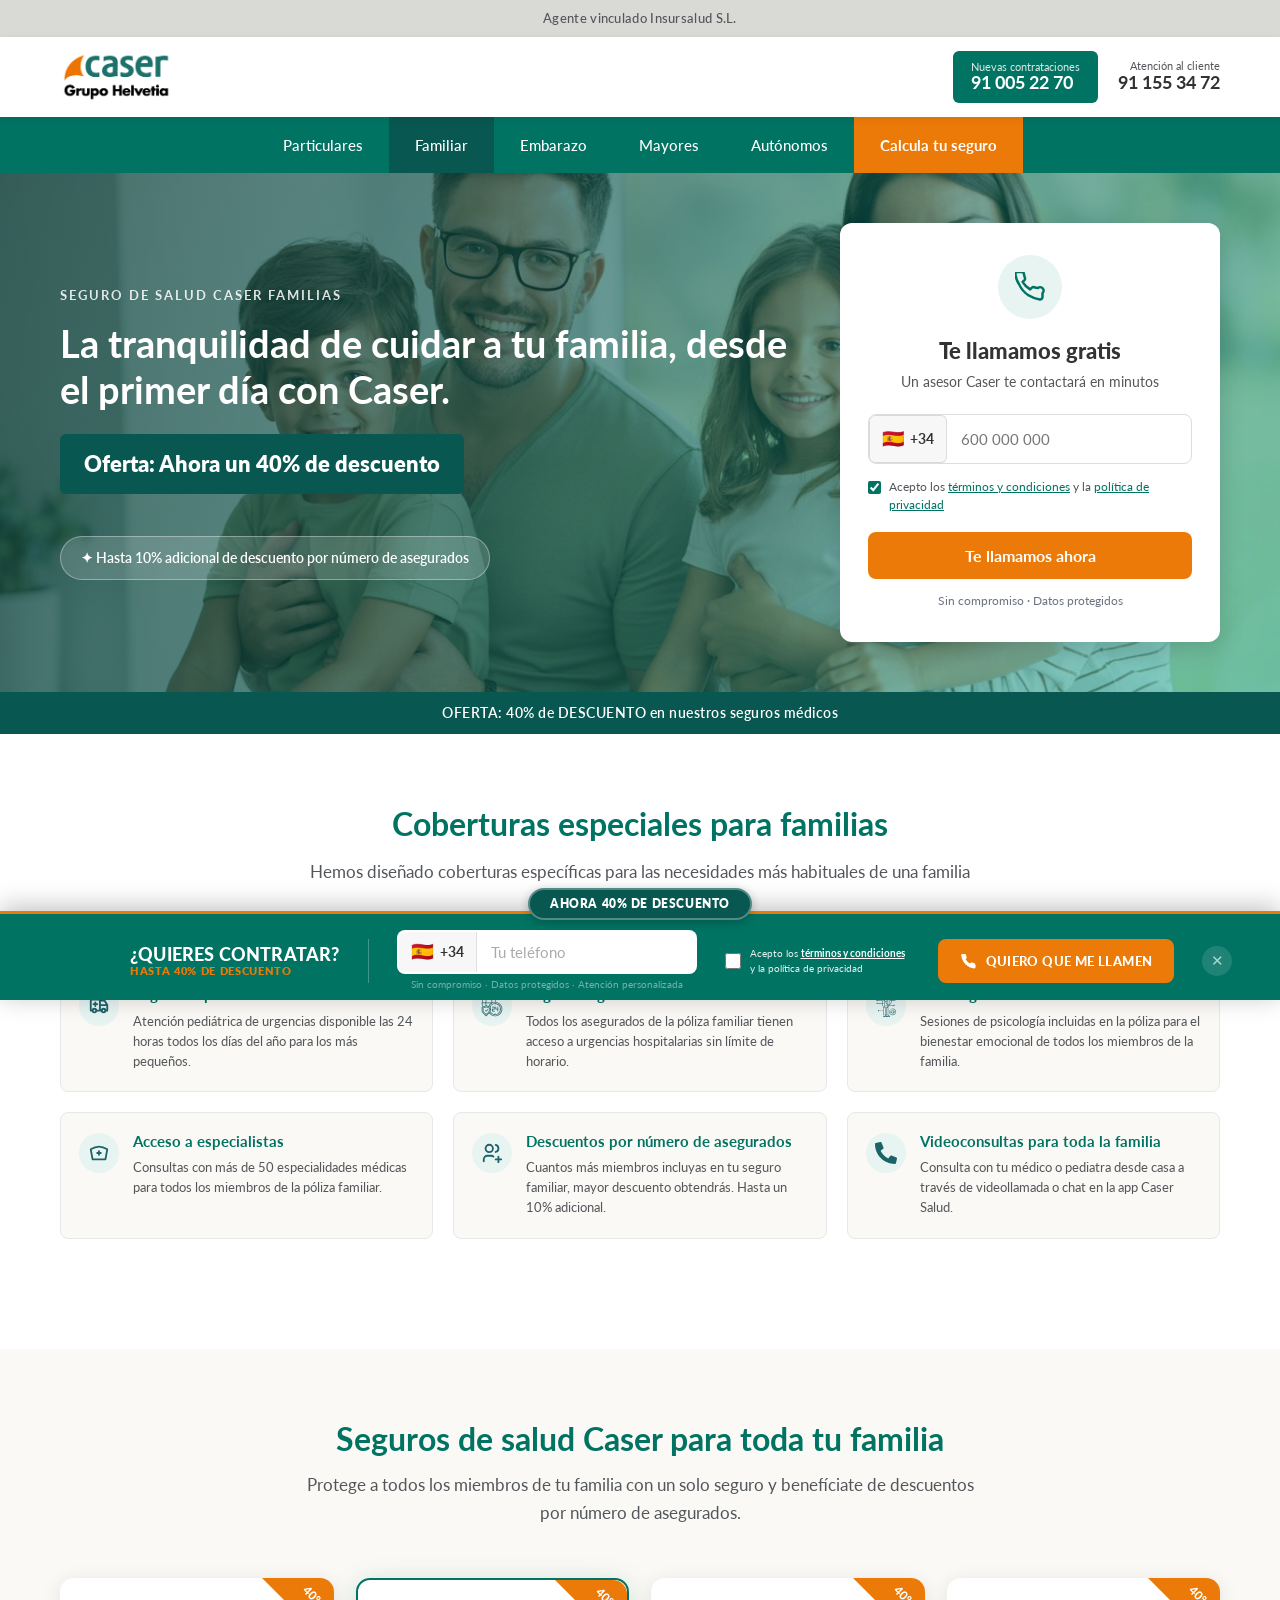
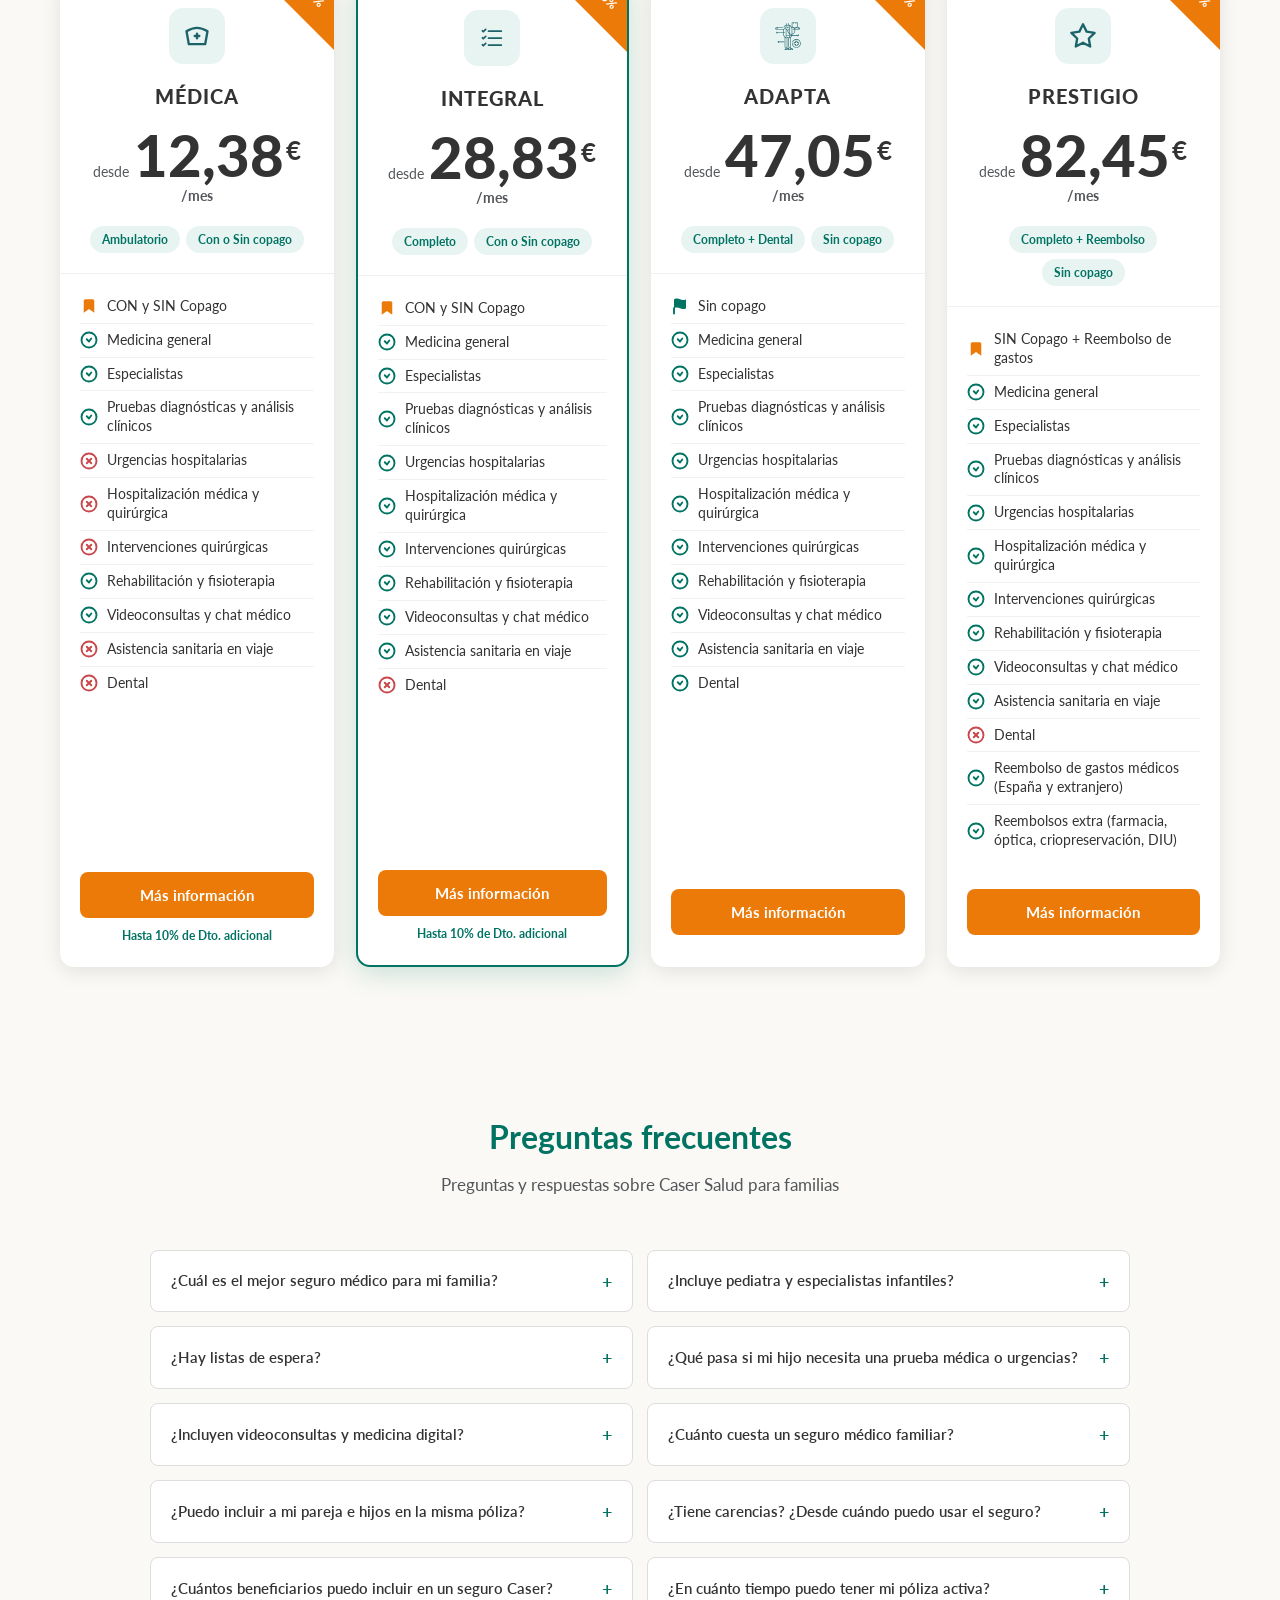
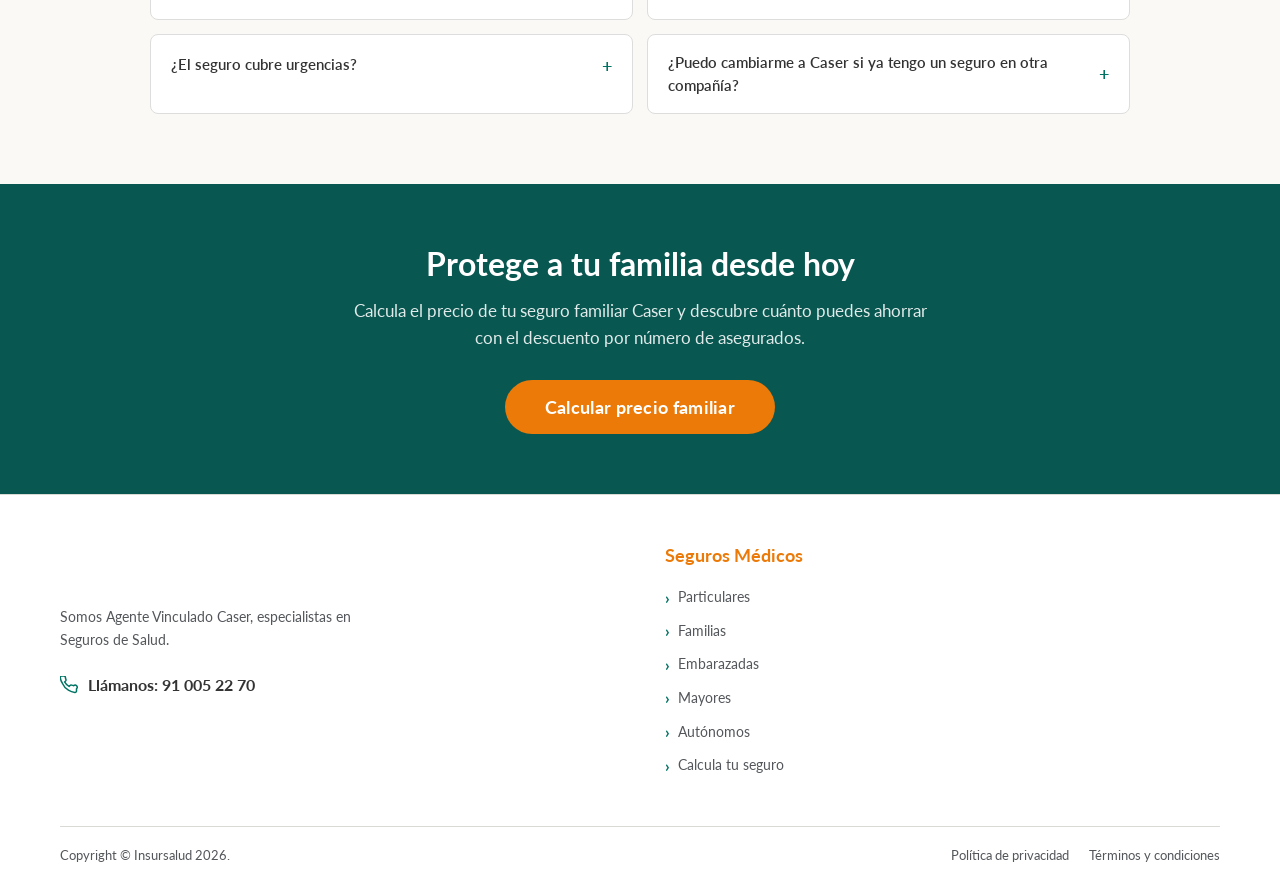
<file: familiar.html>
<!DOCTYPE html>
<html lang="es">
<head>
  <meta charset="UTF-8">
  <meta name="viewport" content="width=device-width, initial-scale=1.0">
  <meta name="description" content="Seguro de Salud Caser Familiar: urgencias 24h, pediatría, psicología y sin listas de espera. Hasta un 40% de descuento por número de asegurados. Pide tu precio.">
  <title>Seguro de Salud Familiar Caser | Urgencias 24h y Pediatría</title>
  <link rel="preconnect" href="https://fonts.googleapis.com">
  <link href="https://fonts.googleapis.com/css2?family=Lato:wght@400;700;900&display=swap" rel="stylesheet">
  <link rel="stylesheet" href="/css/styles.css?v=20260550">
  <!-- Google Tag Manager -->
  <script>(function(w,d,s,l,i){w[l]=w[l]||[];w[l].push({'gtm.start':
  new Date().getTime(),event:'gtm.js'});var f=d.getElementsByTagName(s)[0],
  j=d.createElement(s),dl=l!='dataLayer'?'&l='+l:'';j.async=true;j.src=
  'https://www.googletagmanager.com/gtm.js?id='+i+dl;f.parentNode.insertBefore(j,f);
  })(window,document,'script','dataLayer','GTM-MCS2XJCK');</script>
  <!-- End Google Tag Manager -->
  <!-- SEO Optimizado -->
  <link rel="canonical" href="https://caser.ofertaseguromedico.es/familiar/">
  <link rel="icon" type="image/svg+xml" href="/images/favicon.svg">
  <link rel="apple-touch-icon" href="/images/favicon.svg">
  <meta property="og:title" content="Seguro de Salud Caser Familiar | Protege a toda tu familia">
  <meta property="og:description" content="Seguro de Salud Caser Familiar: urgencias 24h, pediatría, psicología y descuentos por múltiples asegurados. 40% de descuento en tu contratación.">
  <meta property="og:image" content="https://caser.ofertaseguromedico.es/images/hero-familiar.jpeg">
  <meta property="og:url" content="https://caser.ofertaseguromedico.es/familiar/">
  <meta property="og:type" content="website">
  <meta property="og:locale" content="es_ES">
  <meta property="og:site_name" content="Caser Seguros de Salud — Insursalud">
  <meta name="twitter:card" content="summary_large_image">
  <meta name="twitter:title" content="Seguro de Salud Caser Familiar | Protege a toda tu familia">
  <meta name="twitter:description" content="Urgencias 24h, pediatría y psicología incluidas. 40% de descuento. Protege a toda tu familia con Caser.">
  <meta name="twitter:image" content="https://caser.ofertaseguromedico.es/images/hero-familiar.jpeg">
  <script type="application/ld+json">
  {
    "@context": "https://schema.org",
    "@graph": [
    {
      "@type": "BreadcrumbList",
      "itemListElement": [
      {
        "@type": "ListItem",
        "position": 1,
        "name": "Inicio",
        "item": "https://caser.ofertaseguromedico.es/"
      },
      {
        "@type": "ListItem",
        "position": 2,
        "name": "Seguro Familiar",
        "item": "https://caser.ofertaseguromedico.es/familiar/"
      }
      ]
    },
    {
      "@type": "FAQPage",
      "mainEntity": [
      {
        "@type": "Question",
        "name": "¿Cuál es el mejor seguro médico para mi familia?",
        "acceptedAnswer": {
          "@type": "Answer",
          "text": "El mejor seguro médico familiar es aquel que se adapta a las necesidades reales de tu familia, tanto en coberturas como en presupuesto. Caser ofrece diferentes modalidades para que puedas elegir la opción que mejor encaje contigo y con los tuyos."
        }
      },
      {
        "@type": "Question",
        "name": "¿Incluye pediatra y especialistas infantiles?",
        "acceptedAnswer": {
          "@type": "Answer",
          "text": "Sí. Los seguros de salud Caser para familias incluyen pediatría y acceso a especialistas infantiles, así como pruebas diagnósticas y seguimiento médico según la modalidad contratada."
        }
      },
      {
        "@type": "Question",
        "name": "¿Hay listas de espera?",
        "acceptedAnswer": {
          "@type": "Answer",
          "text": "No. Con Caser accedes a un amplio cuadro médico concertado, lo que reduce notablemente los tiempos de espera frente a la sanidad pública."
        }
      },
      {
        "@type": "Question",
        "name": "¿Qué pasa si mi hijo necesita una prueba médica o urgencias?",
        "acceptedAnswer": {
          "@type": "Answer",
          "text": "Tu póliza cubre urgencias médicas y el acceso a pruebas diagnósticas prescritas por el especialista, según la modalidad contratada, garantizando una atención rápida y eficaz."
        }
      },
      {
        "@type": "Question",
        "name": "¿Incluyen videoconsultas y medicina digital?",
        "acceptedAnswer": {
          "@type": "Answer",
          "text": "Sí. Caser ofrece videoconsultas médicas 24/7, chat médico, recetas digitales y acceso a resultados desde la app Caser Salud."
        }
      },
      {
        "@type": "Question",
        "name": "¿Cuánto cuesta un seguro médico familiar?",
        "acceptedAnswer": {
          "@type": "Answer",
          "text": "El precio de un seguro médico familiar depende de factores como el número de asegurados, edades y tipo de cobertura. Solicita una llamada y te damos un precio personalizado sin compromiso."
        }
      },
      {
        "@type": "Question",
        "name": "¿Puedo incluir a mi pareja e hijos en la misma póliza?",
        "acceptedAnswer": {
          "@type": "Answer",
          "text": "Sí. Con Caser puedes incluir a tu pareja e hijos en una única póliza familiar, facilitando la gestión y accediendo a ventajas por número de asegurados."
        }
      },
      {
        "@type": "Question",
        "name": "¿Tiene carencias? ¿Desde cuándo puedo usar el seguro?",
        "acceptedAnswer": {
          "@type": "Answer",
          "text": "Algunas coberturas pueden tener periodos de carencia, que varían según la modalidad y el tipo de servicio. Muchas prestaciones básicas pueden utilizarse desde el inicio, mientras que otras requieren un tiempo mínimo."
        }
      },
      {
        "@type": "Question",
        "name": "¿Cuántos beneficiarios puedo incluir en un seguro Caser?",
        "acceptedAnswer": {
          "@type": "Answer",
          "text": "Todas nuestras pólizas pueden incluir hasta 10 asegurados, es decir, 9 más el tomador. En Caser Seguros nos adaptamos a cada caso de forma personalizada."
        }
      },
      {
        "@type": "Question",
        "name": "¿En cuánto tiempo puedo tener mi póliza activa?",
        "acceptedAnswer": {
          "@type": "Answer",
          "text": "Una vez completada la contratación, la póliza puede estar activa en pocos días, dependiendo del proceso administrativo y de la modalidad elegida."
        }
      },
      {
        "@type": "Question",
        "name": "¿El seguro cubre urgencias?",
        "acceptedAnswer": {
          "@type": "Answer",
          "text": "Sí. Los seguros de salud Caser para familias incluyen urgencias ambulatorias y hospitalarias, según la modalidad contratada."
        }
      },
      {
        "@type": "Question",
        "name": "¿Puedo cambiarme a Caser si ya tengo un seguro en otra compañía?",
        "acceptedAnswer": {
          "@type": "Answer",
          "text": "Sí. Puedes cambiarte a Caser aunque tengas otro seguro, y en muchos casos es posible mejorar condiciones y coberturas. Solicita una llamada y estudiamos tu caso de forma personalizada."
        }
      }
      ]
    }
    ]
  }
  </script>
  <!-- LCP Preload -->
  <link rel="preload" as="image" href="/images/seguro-salud-caser-familias.jpeg" fetchpriority="high" type="image/jpeg">
</head>
<body>
  <!-- Google Tag Manager (noscript) -->
  <noscript><iframe src="https://www.googletagmanager.com/ns.html?id=GTM-MCS2XJCK"
  height="0" width="0" style="display:none;visibility:hidden"></iframe></noscript>
  <!-- End Google Tag Manager (noscript) -->

  <div class="top-bar">Agente vinculado Insursalud S.L.</div>

  <header class="site-header">
    <div class="container">
      <div class="header-inner">
        <a href="/" class="site-logo">
          <img src="/images/logo-caser.png" alt="Caser Seguros de Salud" class="logo-img" width="160" height="48" loading="eager">
        </a>
        <div class="header-phones">
          <a href="tel:910052270" class="phone-cta">
            <div><span class="label">Nuevas contrataciones</span><span class="number">91 005 22 70</span></div>
          </a>
          <div class="phone-secondary">
            <span class="label">Atención al cliente</span>
            <a href="tel:911553472" class="number">91 155 34 72</a>
          </div>
        </div>
      </div>
    </div>
  </header>

  <nav class="main-nav">
    <div class="container">
      <button class="nav-toggle" onclick="toggleNav()">☰</button>
      <div class="nav-inner" id="mainNav">
        <a href="/particulares">Particulares</a>
        <a href="/familiar" class="active">Familiar</a>
        <a href="/embarazo">Embarazo</a>
        <a href="/mayores">Mayores</a>
        <a href="/autonomos">Autónomos</a>
        <button type="button" class="nav-cta" onclick="openCallModal('')" style="cursor:pointer;border:none;">Calcula tu seguro</button>
      </div>
    </div>
  </nav>

  <section class="hero hero-familiar">
    <div class="hero-inner">
      <div class="hero-text">
        <p class="eyebrow">SEGURO DE SALUD CASER FAMILIAS</p>
        <h1>La tranquilidad de cuidar a tu familia, desde el primer día con Caser.</h1>
        <div class="hero-badge">Oferta: Ahora un 40% de descuento</div>
        <br><br>
        <span class="hero-descuento">✦ Hasta 10% adicional de descuento por número de asegurados</span>
      </div>
      <div class="hero-form-card">
      <div class="hf-icon"><svg xmlns="http://www.w3.org/2000/svg" width="30" height="30" viewBox="0 0 24 24" fill="none" stroke="currentColor" stroke-width="2" stroke-linecap="round" stroke-linejoin="round"><path d="M22 16.92v3a2 2 0 01-2.18 2 19.79 19.79 0 01-8.63-3.07A19.5 19.5 0 013.31 9.9 19.79 19.79 0 01.22 1.28 2 2 0 012.2 0h3a2 2 0 012 1.72c.127.96.361 1.903.7 2.81a2 2 0 01-.45 2.11L6.09 7.91a16 16 0 006 6l1.27-1.27a2 2 0 012.11-.45c.907.339 1.85.573 2.81.7A2 2 0 0122 16.92z"/></svg></div>
      <h3>Te llamamos gratis</h3>
      <p class="hf-sub">Un asesor Caser te contactará en minutos</p>
      <div class="hf-wrap" id="heroFormWrap">
        <div class="hf-phone">
          <div class="phone-prefix">
            <span class="flag">🇪🇸</span>
            <span>+34</span>
          </div>
          <input type="tel" id="heroPhone" placeholder="600 000 000" maxlength="11" oninput="formatPhone(this)" onkeydown="if(event.key==='Enter'){submitHeroForm();}">
        </div>
        <span class="phone-error-msg" id="heroPhoneError"></span>
        <div class="PLACEHOLDER_SKIP">
        </div>
        <div class="hf-check">
          <input type="checkbox" id="heroTerms" checked>
          <label for="heroTerms">Acepto los <a href="#" onclick="openLegalModal();return false;">términos y condiciones</a> y la <a href="#" onclick="openLegalModal();return false;">política de privacidad</a></label>
        </div>
        <button type="button" class="hf-submit" onclick="submitHeroForm()">Te llamamos ahora</button>
        <p class="hf-footer">Sin compromiso · Datos protegidos</p>
      </div>
      <div id="heroFormSuccess" style="display:none; text-align:center; padding:10px 0 20px;">
        <div style="font-size:48px; margin-bottom:12px;">✅</div>
        <p style="font-size:17px; font-weight:700; color:var(--color-primary); margin-bottom:8px;">¡Recibido!</p>
        <p style="font-size:14px; color:var(--color-text-medium);">Te llamaremos en los próximos minutos.</p>
      </div>
    </div>
    </div>
  </section>

  <div class="oferta-bar">OFERTA: 40% de DESCUENTO en nuestros seguros médicos</div>

  <section class="coberturas-section">
    <div class="container">
      <h2 class="section-title">Coberturas especiales para familias</h2>
      <p class="section-subtitle">Hemos diseñado coberturas específicas para las necesidades más habituales de una familia moderna.</p>

      <div class="coberturas-grid">
        <div class="cobertura-card">
          <div class="cobertura-icon"><img src="/images/ambulance.svg" alt="Urgencias hospitalarias 24 horas" width="22" height="22" class="svg-icon" loading="lazy"></div>
          <div>
            <h4>Urgencias pediátricas 24 horas</h4>
            <p>Atención pediátrica de urgencias disponible las 24 horas todos los días del año para los más pequeños.</p>
          </div>
        </div>
        <div class="cobertura-card">
          <div class="cobertura-icon"><img src="/images/24hours.svg" alt="Urgencias generales disponibles las 24 horas" width="22" height="22" class="svg-icon" loading="lazy"></div>
          <div>
            <h4>Urgencias generales 24h</h4>
            <p>Todos los asegurados de la póliza familiar tienen acceso a urgencias hospitalarias sin límite de horario.</p>
          </div>
        </div>
        <div class="cobertura-card">
          <div class="cobertura-icon"><img src="/images/healthy-check.svg" alt="Coberturas de salud sin copago" width="22" height="22" class="svg-icon" loading="lazy"></div>
          <div>
            <h4>Psicología con sesiones incluidas</h4>
            <p>Sesiones de psicología incluidas en la póliza para el bienestar emocional de todos los miembros de la familia.</p>
          </div>
        </div>
        <div class="cobertura-card">
          <div class="cobertura-icon"><img src="/images/nurse.svg" alt="Medicina general y especialistas" width="22" height="22" class="svg-icon" loading="lazy"></div>
          <div>
            <h4>Acceso a especialistas</h4>
            <p>Consultas con más de 50 especialidades médicas para todos los miembros de la póliza familiar.</p>
          </div>
        </div>
        <div class="cobertura-card">
          <div class="cobertura-icon"><img src="/images/users-plus.svg" alt="Descuentos por número de asegurados" width="22" height="22" class="svg-icon" loading="lazy"></div>
          <div>
            <h4>Descuentos por número de asegurados</h4>
            <p>Cuantos más miembros incluyas en tu seguro familiar, mayor descuento obtendrás. Hasta un 10% adicional.</p>
          </div>
        </div>
        <div class="cobertura-card">
          <div class="cobertura-icon"><img src="/images/phone.svg" alt="Videoconsultas y chat médico" width="22" height="22" class="svg-icon" loading="lazy"></div>
          <div>
            <h4>Videoconsultas para toda la familia</h4>
            <p>Consulta con tu médico o pediatra desde casa a través de videollamada o chat en la app Caser Salud.</p>
          </div>
        </div>
      </div>
    </div>
  </section>

  <!-- ====================== PLANES ====================== -->
  <section class="planes-section">
    <div class="container">
      <h2 class="section-title">Seguros de salud Caser para toda tu familia</h2>
      <p class="section-subtitle">Protege a todos los miembros de tu familia con un solo seguro y benefíciate de descuentos por número de asegurados.</p>
      <div class="planes-grid planes-grid-4">

        <div class="pc">
          <div class="pc-badge"><span>40%</span></div>
          <div class="pc-top">
            <div class="pc-icon-box"><img src="/images/nurse.svg" alt="MÉDICA" width="28" height="28" class="svg-icon" loading="lazy"></div>
            <div class="pc-name">MÉDICA</div>
            <div class="pc-price"><span class="pc-price-from">desde</span><span class="pc-price-num">12,38</span><span class="pc-price-currency">€</span><span class="pc-price-period">/mes</span></div>
            <div class="pc-tags"><span class="pc-tag">Ambulatorio</span><span class="pc-tag">Con o Sin copago</span></div>
          </div>
<ul class="pc-features">
            <li><svg xmlns="http://www.w3.org/2000/svg" class="pc-icon" viewBox="0 0 24 24" fill="#EC7A08"><path d="M19 21l-7-5-7 5V5a2 2 0 012-2h10a2 2 0 012 2z"/></svg> CON y SIN Copago</li>
            <li><svg xmlns="http://www.w3.org/2000/svg" class="pc-icon" viewBox="0 0 24 24" fill="none" stroke="#007363" stroke-width="2.5" stroke-linecap="round" stroke-linejoin="round"><circle cx="12" cy="12" r="10"/><polyline points="9 11 12 14 15 10"/></svg> Medicina general</li>
            <li><svg xmlns="http://www.w3.org/2000/svg" class="pc-icon" viewBox="0 0 24 24" fill="none" stroke="#007363" stroke-width="2.5" stroke-linecap="round" stroke-linejoin="round"><circle cx="12" cy="12" r="10"/><polyline points="9 11 12 14 15 10"/></svg> Especialistas</li>
            <li><svg xmlns="http://www.w3.org/2000/svg" class="pc-icon" viewBox="0 0 24 24" fill="none" stroke="#007363" stroke-width="2.5" stroke-linecap="round" stroke-linejoin="round"><circle cx="12" cy="12" r="10"/><polyline points="9 11 12 14 15 10"/></svg> Pruebas diagnósticas y análisis clínicos</li>
            <li><svg xmlns="http://www.w3.org/2000/svg" class="pc-icon" viewBox="0 0 24 24" fill="none" stroke="#c9474a" stroke-width="2.5" stroke-linecap="round" stroke-linejoin="round"><circle cx="12" cy="12" r="10"/><line x1="15" y1="9" x2="9" y2="15"/><line x1="9" y1="9" x2="15" y2="15"/></svg> Urgencias hospitalarias</li>
            <li><svg xmlns="http://www.w3.org/2000/svg" class="pc-icon" viewBox="0 0 24 24" fill="none" stroke="#c9474a" stroke-width="2.5" stroke-linecap="round" stroke-linejoin="round"><circle cx="12" cy="12" r="10"/><line x1="15" y1="9" x2="9" y2="15"/><line x1="9" y1="9" x2="15" y2="15"/></svg> Hospitalización médica y quirúrgica</li>
            <li><svg xmlns="http://www.w3.org/2000/svg" class="pc-icon" viewBox="0 0 24 24" fill="none" stroke="#c9474a" stroke-width="2.5" stroke-linecap="round" stroke-linejoin="round"><circle cx="12" cy="12" r="10"/><line x1="15" y1="9" x2="9" y2="15"/><line x1="9" y1="9" x2="15" y2="15"/></svg> Intervenciones quirúrgicas</li>
            <li><svg xmlns="http://www.w3.org/2000/svg" class="pc-icon" viewBox="0 0 24 24" fill="none" stroke="#007363" stroke-width="2.5" stroke-linecap="round" stroke-linejoin="round"><circle cx="12" cy="12" r="10"/><polyline points="9 11 12 14 15 10"/></svg> Rehabilitación y fisioterapia</li>
            <li><svg xmlns="http://www.w3.org/2000/svg" class="pc-icon" viewBox="0 0 24 24" fill="none" stroke="#007363" stroke-width="2.5" stroke-linecap="round" stroke-linejoin="round"><circle cx="12" cy="12" r="10"/><polyline points="9 11 12 14 15 10"/></svg> Videoconsultas y chat médico</li>
            <li><svg xmlns="http://www.w3.org/2000/svg" class="pc-icon" viewBox="0 0 24 24" fill="none" stroke="#c9474a" stroke-width="2.5" stroke-linecap="round" stroke-linejoin="round"><circle cx="12" cy="12" r="10"/><line x1="15" y1="9" x2="9" y2="15"/><line x1="9" y1="9" x2="15" y2="15"/></svg> Asistencia sanitaria en viaje</li>
            <li><svg xmlns="http://www.w3.org/2000/svg" class="pc-icon" viewBox="0 0 24 24" fill="none" stroke="#c9474a" stroke-width="2.5" stroke-linecap="round" stroke-linejoin="round"><circle cx="12" cy="12" r="10"/><line x1="15" y1="9" x2="9" y2="15"/><line x1="9" y1="9" x2="15" y2="15"/></svg> Dental</li>
          </ul>
          <div class="pc-footer">
            <button class="pc-btn" onclick="openCallModal('MÉDICA')">Más información</button>
            <p class="pc-discount-note">Hasta 10% de Dto. adicional</p>
          </div>
        </div>
        <div class="pc pc-featured">
          <div class="pc-badge"><span>40%</span></div>
          <div class="pc-top">
            <div class="pc-icon-box"><img src="/images/task-list.svg" alt="INTEGRAL" width="28" height="28" class="svg-icon" loading="lazy"></div>
            <div class="pc-name">INTEGRAL</div>
            <div class="pc-price"><span class="pc-price-from">desde</span><span class="pc-price-num">28,83</span><span class="pc-price-currency">€</span><span class="pc-price-period">/mes</span></div>
            <div class="pc-tags"><span class="pc-tag">Completo</span><span class="pc-tag">Con o Sin copago</span></div>
          </div>
<ul class="pc-features">
            <li><svg xmlns="http://www.w3.org/2000/svg" class="pc-icon" viewBox="0 0 24 24" fill="#EC7A08"><path d="M19 21l-7-5-7 5V5a2 2 0 012-2h10a2 2 0 012 2z"/></svg> CON y SIN Copago</li>
            <li><svg xmlns="http://www.w3.org/2000/svg" class="pc-icon" viewBox="0 0 24 24" fill="none" stroke="#007363" stroke-width="2.5" stroke-linecap="round" stroke-linejoin="round"><circle cx="12" cy="12" r="10"/><polyline points="9 11 12 14 15 10"/></svg> Medicina general</li>
            <li><svg xmlns="http://www.w3.org/2000/svg" class="pc-icon" viewBox="0 0 24 24" fill="none" stroke="#007363" stroke-width="2.5" stroke-linecap="round" stroke-linejoin="round"><circle cx="12" cy="12" r="10"/><polyline points="9 11 12 14 15 10"/></svg> Especialistas</li>
            <li><svg xmlns="http://www.w3.org/2000/svg" class="pc-icon" viewBox="0 0 24 24" fill="none" stroke="#007363" stroke-width="2.5" stroke-linecap="round" stroke-linejoin="round"><circle cx="12" cy="12" r="10"/><polyline points="9 11 12 14 15 10"/></svg> Pruebas diagnósticas y análisis clínicos</li>
            <li><svg xmlns="http://www.w3.org/2000/svg" class="pc-icon" viewBox="0 0 24 24" fill="none" stroke="#007363" stroke-width="2.5" stroke-linecap="round" stroke-linejoin="round"><circle cx="12" cy="12" r="10"/><polyline points="9 11 12 14 15 10"/></svg> Urgencias hospitalarias</li>
            <li><svg xmlns="http://www.w3.org/2000/svg" class="pc-icon" viewBox="0 0 24 24" fill="none" stroke="#007363" stroke-width="2.5" stroke-linecap="round" stroke-linejoin="round"><circle cx="12" cy="12" r="10"/><polyline points="9 11 12 14 15 10"/></svg> Hospitalización médica y quirúrgica</li>
            <li><svg xmlns="http://www.w3.org/2000/svg" class="pc-icon" viewBox="0 0 24 24" fill="none" stroke="#007363" stroke-width="2.5" stroke-linecap="round" stroke-linejoin="round"><circle cx="12" cy="12" r="10"/><polyline points="9 11 12 14 15 10"/></svg> Intervenciones quirúrgicas</li>
            <li><svg xmlns="http://www.w3.org/2000/svg" class="pc-icon" viewBox="0 0 24 24" fill="none" stroke="#007363" stroke-width="2.5" stroke-linecap="round" stroke-linejoin="round"><circle cx="12" cy="12" r="10"/><polyline points="9 11 12 14 15 10"/></svg> Rehabilitación y fisioterapia</li>
            <li><svg xmlns="http://www.w3.org/2000/svg" class="pc-icon" viewBox="0 0 24 24" fill="none" stroke="#007363" stroke-width="2.5" stroke-linecap="round" stroke-linejoin="round"><circle cx="12" cy="12" r="10"/><polyline points="9 11 12 14 15 10"/></svg> Videoconsultas y chat médico</li>
            <li><svg xmlns="http://www.w3.org/2000/svg" class="pc-icon" viewBox="0 0 24 24" fill="none" stroke="#007363" stroke-width="2.5" stroke-linecap="round" stroke-linejoin="round"><circle cx="12" cy="12" r="10"/><polyline points="9 11 12 14 15 10"/></svg> Asistencia sanitaria en viaje</li>
            <li><svg xmlns="http://www.w3.org/2000/svg" class="pc-icon" viewBox="0 0 24 24" fill="none" stroke="#c9474a" stroke-width="2.5" stroke-linecap="round" stroke-linejoin="round"><circle cx="12" cy="12" r="10"/><line x1="15" y1="9" x2="9" y2="15"/><line x1="9" y1="9" x2="15" y2="15"/></svg> Dental</li>
          </ul>
          <div class="pc-footer">
            <button class="pc-btn" onclick="openCallModal('INTEGRAL')">Más información</button>
            <p class="pc-discount-note">Hasta 10% de Dto. adicional</p>
          </div>
        </div>
        <div class="pc">
          <div class="pc-badge"><span>40%</span></div>
          <div class="pc-top">
            <div class="pc-icon-box"><img src="/images/healthy-check.svg" alt="ADAPTA" width="28" height="28" class="svg-icon" loading="lazy"></div>
            <div class="pc-name">ADAPTA</div>
            <div class="pc-price"><span class="pc-price-from">desde</span><span class="pc-price-num">47,05</span><span class="pc-price-currency">€</span><span class="pc-price-period">/mes</span></div>
            <div class="pc-tags"><span class="pc-tag">Completo + Dental</span><span class="pc-tag">Sin copago</span></div>
          </div>
<ul class="pc-features">
            <li><svg xmlns="http://www.w3.org/2000/svg" class="pc-icon" viewBox="0 0 24 24"><path fill="#007363" d="M4 15s1-1 4-1 5 2 8 2 4-1 4-1V3s-1 1-4 1-5-2-8-2-4 1-4 1z"/><line x1="4" y1="22" x2="4" y2="15" stroke="#007363" stroke-width="2.5" stroke-linecap="round"/></svg> Sin copago</li>
            <li><svg xmlns="http://www.w3.org/2000/svg" class="pc-icon" viewBox="0 0 24 24" fill="none" stroke="#007363" stroke-width="2.5" stroke-linecap="round" stroke-linejoin="round"><circle cx="12" cy="12" r="10"/><polyline points="9 11 12 14 15 10"/></svg> Medicina general</li>
            <li><svg xmlns="http://www.w3.org/2000/svg" class="pc-icon" viewBox="0 0 24 24" fill="none" stroke="#007363" stroke-width="2.5" stroke-linecap="round" stroke-linejoin="round"><circle cx="12" cy="12" r="10"/><polyline points="9 11 12 14 15 10"/></svg> Especialistas</li>
            <li><svg xmlns="http://www.w3.org/2000/svg" class="pc-icon" viewBox="0 0 24 24" fill="none" stroke="#007363" stroke-width="2.5" stroke-linecap="round" stroke-linejoin="round"><circle cx="12" cy="12" r="10"/><polyline points="9 11 12 14 15 10"/></svg> Pruebas diagnósticas y análisis clínicos</li>
            <li><svg xmlns="http://www.w3.org/2000/svg" class="pc-icon" viewBox="0 0 24 24" fill="none" stroke="#007363" stroke-width="2.5" stroke-linecap="round" stroke-linejoin="round"><circle cx="12" cy="12" r="10"/><polyline points="9 11 12 14 15 10"/></svg> Urgencias hospitalarias</li>
            <li><svg xmlns="http://www.w3.org/2000/svg" class="pc-icon" viewBox="0 0 24 24" fill="none" stroke="#007363" stroke-width="2.5" stroke-linecap="round" stroke-linejoin="round"><circle cx="12" cy="12" r="10"/><polyline points="9 11 12 14 15 10"/></svg> Hospitalización médica y quirúrgica</li>
            <li><svg xmlns="http://www.w3.org/2000/svg" class="pc-icon" viewBox="0 0 24 24" fill="none" stroke="#007363" stroke-width="2.5" stroke-linecap="round" stroke-linejoin="round"><circle cx="12" cy="12" r="10"/><polyline points="9 11 12 14 15 10"/></svg> Intervenciones quirúrgicas</li>
            <li><svg xmlns="http://www.w3.org/2000/svg" class="pc-icon" viewBox="0 0 24 24" fill="none" stroke="#007363" stroke-width="2.5" stroke-linecap="round" stroke-linejoin="round"><circle cx="12" cy="12" r="10"/><polyline points="9 11 12 14 15 10"/></svg> Rehabilitación y fisioterapia</li>
            <li><svg xmlns="http://www.w3.org/2000/svg" class="pc-icon" viewBox="0 0 24 24" fill="none" stroke="#007363" stroke-width="2.5" stroke-linecap="round" stroke-linejoin="round"><circle cx="12" cy="12" r="10"/><polyline points="9 11 12 14 15 10"/></svg> Videoconsultas y chat médico</li>
            <li><svg xmlns="http://www.w3.org/2000/svg" class="pc-icon" viewBox="0 0 24 24" fill="none" stroke="#007363" stroke-width="2.5" stroke-linecap="round" stroke-linejoin="round"><circle cx="12" cy="12" r="10"/><polyline points="9 11 12 14 15 10"/></svg> Asistencia sanitaria en viaje</li>
            <li><svg xmlns="http://www.w3.org/2000/svg" class="pc-icon" viewBox="0 0 24 24" fill="none" stroke="#007363" stroke-width="2.5" stroke-linecap="round" stroke-linejoin="round"><circle cx="12" cy="12" r="10"/><polyline points="9 11 12 14 15 10"/></svg> Dental</li>
          </ul>
          <div class="pc-footer">
            <button class="pc-btn" onclick="openCallModal('ADAPTA')">Más información</button>
          </div>
        </div>
        <div class="pc">
          <div class="pc-badge"><span>40%</span></div>
          <div class="pc-top">
            <div class="pc-icon-box"><img src="/images/star.svg" alt="PRESTIGIO" width="28" height="28" class="svg-icon" loading="lazy"></div>
            <div class="pc-name">PRESTIGIO</div>
            <div class="pc-price"><span class="pc-price-from">desde</span><span class="pc-price-num">82,45</span><span class="pc-price-currency">€</span><span class="pc-price-period">/mes</span></div>
            <div class="pc-tags"><span class="pc-tag">Completo + Reembolso</span><span class="pc-tag">Sin copago</span></div>
          </div>
<ul class="pc-features">
            <li><svg xmlns="http://www.w3.org/2000/svg" class="pc-icon" viewBox="0 0 24 24" fill="#EC7A08"><path d="M19 21l-7-5-7 5V5a2 2 0 012-2h10a2 2 0 012 2z"/></svg> SIN Copago + Reembolso de gastos</li>
            <li><svg xmlns="http://www.w3.org/2000/svg" class="pc-icon" viewBox="0 0 24 24" fill="none" stroke="#007363" stroke-width="2.5" stroke-linecap="round" stroke-linejoin="round"><circle cx="12" cy="12" r="10"/><polyline points="9 11 12 14 15 10"/></svg> Medicina general</li>
            <li><svg xmlns="http://www.w3.org/2000/svg" class="pc-icon" viewBox="0 0 24 24" fill="none" stroke="#007363" stroke-width="2.5" stroke-linecap="round" stroke-linejoin="round"><circle cx="12" cy="12" r="10"/><polyline points="9 11 12 14 15 10"/></svg> Especialistas</li>
            <li><svg xmlns="http://www.w3.org/2000/svg" class="pc-icon" viewBox="0 0 24 24" fill="none" stroke="#007363" stroke-width="2.5" stroke-linecap="round" stroke-linejoin="round"><circle cx="12" cy="12" r="10"/><polyline points="9 11 12 14 15 10"/></svg> Pruebas diagnósticas y análisis clínicos</li>
            <li><svg xmlns="http://www.w3.org/2000/svg" class="pc-icon" viewBox="0 0 24 24" fill="none" stroke="#007363" stroke-width="2.5" stroke-linecap="round" stroke-linejoin="round"><circle cx="12" cy="12" r="10"/><polyline points="9 11 12 14 15 10"/></svg> Urgencias hospitalarias</li>
            <li><svg xmlns="http://www.w3.org/2000/svg" class="pc-icon" viewBox="0 0 24 24" fill="none" stroke="#007363" stroke-width="2.5" stroke-linecap="round" stroke-linejoin="round"><circle cx="12" cy="12" r="10"/><polyline points="9 11 12 14 15 10"/></svg> Hospitalización médica y quirúrgica</li>
            <li><svg xmlns="http://www.w3.org/2000/svg" class="pc-icon" viewBox="0 0 24 24" fill="none" stroke="#007363" stroke-width="2.5" stroke-linecap="round" stroke-linejoin="round"><circle cx="12" cy="12" r="10"/><polyline points="9 11 12 14 15 10"/></svg> Intervenciones quirúrgicas</li>
            <li><svg xmlns="http://www.w3.org/2000/svg" class="pc-icon" viewBox="0 0 24 24" fill="none" stroke="#007363" stroke-width="2.5" stroke-linecap="round" stroke-linejoin="round"><circle cx="12" cy="12" r="10"/><polyline points="9 11 12 14 15 10"/></svg> Rehabilitación y fisioterapia</li>
            <li><svg xmlns="http://www.w3.org/2000/svg" class="pc-icon" viewBox="0 0 24 24" fill="none" stroke="#007363" stroke-width="2.5" stroke-linecap="round" stroke-linejoin="round"><circle cx="12" cy="12" r="10"/><polyline points="9 11 12 14 15 10"/></svg> Videoconsultas y chat médico</li>
            <li><svg xmlns="http://www.w3.org/2000/svg" class="pc-icon" viewBox="0 0 24 24" fill="none" stroke="#007363" stroke-width="2.5" stroke-linecap="round" stroke-linejoin="round"><circle cx="12" cy="12" r="10"/><polyline points="9 11 12 14 15 10"/></svg> Asistencia sanitaria en viaje</li>
            <li><svg xmlns="http://www.w3.org/2000/svg" class="pc-icon" viewBox="0 0 24 24" fill="none" stroke="#c9474a" stroke-width="2.5" stroke-linecap="round" stroke-linejoin="round"><circle cx="12" cy="12" r="10"/><line x1="15" y1="9" x2="9" y2="15"/><line x1="9" y1="9" x2="15" y2="15"/></svg> Dental</li>
            <li><svg xmlns="http://www.w3.org/2000/svg" class="pc-icon" viewBox="0 0 24 24" fill="none" stroke="#007363" stroke-width="2.5" stroke-linecap="round" stroke-linejoin="round"><circle cx="12" cy="12" r="10"/><polyline points="9 11 12 14 15 10"/></svg> Reembolso de gastos médicos (España y extranjero)</li>
            <li><svg xmlns="http://www.w3.org/2000/svg" class="pc-icon" viewBox="0 0 24 24" fill="none" stroke="#007363" stroke-width="2.5" stroke-linecap="round" stroke-linejoin="round"><circle cx="12" cy="12" r="10"/><polyline points="9 11 12 14 15 10"/></svg> Reembolsos extra (farmacia, óptica, criopreservación, DIU)</li>
          </ul>
          <div class="pc-footer">
            <button class="pc-btn" onclick="openCallModal('PRESTIGIO')">Más información</button>
          </div>
        </div>
      </div>
    </div>
  </section>
  <!-- ==================== FIN PLANES ====================

  <section class="ventajas-section">
    <div class="container">
      <h2 class="section-title">Ventajas del seguro familiar Caser</h2>
      <p class="section-subtitle">Una sola póliza para toda la familia, con condiciones ventajosas y coberturas completas.</p>
      <div class="ventajas-list">
        <div class="ventaja-item">
          <div class="ventaja-num">1</div>
          <div>
            <h4>Una sola póliza para toda la familia</h4>
            <p>Gestiona la salud de todos los miembros de tu hogar con una única póliza y una sola factura mensual.</p>
          </div>
        </div>
        <div class="ventaja-item">
          <div class="ventaja-num">2</div>
          <div>
            <h4>Descuento escalonado por asegurado</h4>
            <p>A partir del segundo asegurado empiezas a ahorrar. Cuantos más miembros incluyas, mayor es el ahorro.</p>
          </div>
        </div>
        <div class="ventaja-item">
          <div class="ventaja-num">3</div>
          <div>
            <h4>Pediatría especializada</h4>
            <p>Acceso a los mejores pediatras del cuadro médico Caser con disponibilidad 24 horas para urgencias.</p>
          </div>
        </div>
        <div class="ventaja-item">
          <div class="ventaja-num">4</div>
          <div>
            <h4>App Caser Salud para toda la familia</h4>
            <p>Gestiona las citas de todos los miembros de la familia desde una sola aplicación móvil.</p>
          </div>
        </div>
      </div>
    </div>
  </section>


  <!-- FAQ SECTION -->
  <section class="faq-section">
    <div class="container">
      <h2 class="section-title">Preguntas frecuentes</h2>
      <p class="section-subtitle">Preguntas y respuestas sobre Caser Salud para familias</p>
      <div class="faq-grid">
      <div class="faq-item" onclick="toggleFaq(this)">
        <div class="faq-question">¿Cuál es el mejor seguro médico para mi familia?<span class="faq-icon">+</span></div>
        <div class="faq-answer"><p>El mejor seguro médico familiar es aquel que se adapta a las necesidades reales de tu familia, tanto en coberturas como en presupuesto. Caser ofrece diferentes modalidades para que puedas elegir la opción que mejor encaje contigo y con los tuyos.</p></div>
      </div>
      <div class="faq-item" onclick="toggleFaq(this)">
        <div class="faq-question">¿Incluye pediatra y especialistas infantiles?<span class="faq-icon">+</span></div>
        <div class="faq-answer"><p>Sí. Los seguros de salud Caser para familias incluyen pediatría y acceso a especialistas infantiles, así como pruebas diagnósticas y seguimiento médico según la modalidad contratada.</p></div>
      </div>
      <div class="faq-item" onclick="toggleFaq(this)">
        <div class="faq-question">¿Hay listas de espera?<span class="faq-icon">+</span></div>
        <div class="faq-answer"><p>No. Con Caser accedes a un amplio cuadro médico concertado, lo que reduce notablemente los tiempos de espera frente a la sanidad pública.</p></div>
      </div>
      <div class="faq-item" onclick="toggleFaq(this)">
        <div class="faq-question">¿Qué pasa si mi hijo necesita una prueba médica o urgencias?<span class="faq-icon">+</span></div>
        <div class="faq-answer"><p>Tu póliza cubre urgencias médicas y el acceso a pruebas diagnósticas prescritas por el especialista, según la modalidad contratada, garantizando una atención rápida y eficaz.</p></div>
      </div>
      <div class="faq-item" onclick="toggleFaq(this)">
        <div class="faq-question">¿Incluyen videoconsultas y medicina digital?<span class="faq-icon">+</span></div>
        <div class="faq-answer"><p>Sí. Caser ofrece videoconsultas médicas 24/7, chat médico, recetas digitales y acceso a resultados desde la app Caser Salud.</p></div>
      </div>
      <div class="faq-item" onclick="toggleFaq(this)">
        <div class="faq-question">¿Cuánto cuesta un seguro médico familiar?<span class="faq-icon">+</span></div>
        <div class="faq-answer"><p>El precio de un seguro médico familiar depende de factores como el número de asegurados, edades y tipo de cobertura. Solicita una llamada y te damos un precio personalizado sin compromiso.</p></div>
      </div>
      <div class="faq-item" onclick="toggleFaq(this)">
        <div class="faq-question">¿Puedo incluir a mi pareja e hijos en la misma póliza?<span class="faq-icon">+</span></div>
        <div class="faq-answer"><p>Sí. Con Caser puedes incluir a tu pareja e hijos en una única póliza familiar, facilitando la gestión y accediendo a ventajas por número de asegurados.</p></div>
      </div>
      <div class="faq-item" onclick="toggleFaq(this)">
        <div class="faq-question">¿Tiene carencias? ¿Desde cuándo puedo usar el seguro?<span class="faq-icon">+</span></div>
        <div class="faq-answer"><p>Algunas coberturas pueden tener periodos de carencia, que varían según la modalidad y el tipo de servicio. Muchas prestaciones básicas pueden utilizarse desde el inicio, mientras que otras requieren un tiempo mínimo.</p></div>
      </div>
      <div class="faq-item" onclick="toggleFaq(this)">
        <div class="faq-question">¿Cuántos beneficiarios puedo incluir en un seguro Caser?<span class="faq-icon">+</span></div>
        <div class="faq-answer"><p>Todas nuestras pólizas pueden incluir hasta 10 asegurados, es decir, 9 más el tomador. En Caser Seguros nos adaptamos a cada caso de forma personalizada.</p></div>
      </div>
      <div class="faq-item" onclick="toggleFaq(this)">
        <div class="faq-question">¿En cuánto tiempo puedo tener mi póliza activa?<span class="faq-icon">+</span></div>
        <div class="faq-answer"><p>Una vez completada la contratación, la póliza puede estar activa en pocos días, dependiendo del proceso administrativo y de la modalidad elegida.</p></div>
      </div>
      <div class="faq-item" onclick="toggleFaq(this)">
        <div class="faq-question">¿El seguro cubre urgencias?<span class="faq-icon">+</span></div>
        <div class="faq-answer"><p>Sí. Los seguros de salud Caser para familias incluyen urgencias ambulatorias y hospitalarias, según la modalidad contratada.</p></div>
      </div>
      <div class="faq-item" onclick="toggleFaq(this)">
        <div class="faq-question">¿Puedo cambiarme a Caser si ya tengo un seguro en otra compañía?<span class="faq-icon">+</span></div>
        <div class="faq-answer"><p>Sí. Puedes cambiarte a Caser aunque tengas otro seguro, y en muchos casos es posible mejorar condiciones y coberturas. Solicita una llamada y estudiamos tu caso de forma personalizada.</p></div>
      </div>
      </div>
    </div>
  </section>

  <section class="cta-bottom">
    <div class="container">
      <h2>Protege a tu familia desde hoy</h2>
      <p>Calcula el precio de tu seguro familiar Caser y descubre cuánto puedes ahorrar con el descuento por número de asegurados.</p>
      <div class="btn-group">
        <button type="button" class="btn btn-cta btn-lg" onclick="openCallModal('')">Calcular precio familiar</button>
      </div>
    </div>
  </section>

  <footer class="site-footer">
    <div class="container">
      <div class="footer-inner">
        <div class="footer-brand">
          <div class="logo-wrap">
            <img src="/images/logo-caser-blanco.png" alt="Caser Seguros" class="logo-img-footer" width="140" height="42" loading="lazy">
          </div>
          <p>Somos Agente Vinculado Caser, especialistas en Seguros de Salud.</p>
          <div class="footer-phone">
            <svg width="18" height="18" viewBox="0 0 24 24" fill="none" stroke="#007363" stroke-width="2" stroke-linecap="round" stroke-linejoin="round"><path d="M22 16.92v3a2 2 0 01-2.18 2 19.79 19.79 0 01-8.63-3.07A19.5 19.5 0 013.31 9.9 19.79 19.79 0 01.22 1.28 2 2 0 012.2 0h3a2 2 0 012 1.72c.127.96.361 1.903.7 2.81a2 2 0 01-.45 2.11L6.09 7.91a16 16 0 006 6l1.27-1.27a2 2 0 012.11-.45c.907.339 1.85.573 2.81.7A2 2 0 0122 16.92z"/></svg>
            <span>Llámanos: <a href="tel:910052270">91 005 22 70</a></span>
          </div>
        </div>
        <div class="footer-nav">
          <h4>Seguros Médicos</h4>
          <ul>
            <li><a href="/particulares">Particulares</a></li>
            <li><a href="/familiar">Familias</a></li>
            <li><a href="/embarazo">Embarazadas</a></li>
            <li><a href="/mayores">Mayores</a></li>
            <li><a href="/autonomos">Autónomos</a></li>
            <li><a href="#" onclick="openCallModal('');return false;">Calcula tu seguro</a></li>
          </ul>
        </div>
      </div>
      <div class="footer-bottom">
        <p>Copyright © Insursalud 2026.</p>
        <div class="footer-legal">
          <a href="/avisolegal-poliiticadeprivacidad/">Política de privacidad</a>
          <a href="/avisolegal-poliiticadeprivacidad/">Términos y condiciones</a>
        </div>
      </div>
    </div>
  </footer>

  <div id="sticky-banner" role="complementary" aria-label="Oferta Caser">
    <div class="sb-pill-row"><div class="sb-pill">Ahora 40% de descuento</div></div>
    <div class="sb-inner">

      <!-- LEFT -->
      <div class="sb-left">
        <div class="sb-headline">
          <strong>¿Quieres contratar?</strong>
          <span>Hasta 40% de descuento</span>
        </div>
      </div>

      <div class="sb-divider"></div>

      <!-- PHONE -->
      <div class="sb-phone-col">
        <div class="sb-phone-wrap">
          <div class="sb-prefix"><span class="sb-flag">🇪🇸</span><span>+34</span></div>
          <input type="tel" id="sb-phone" placeholder="Tu teléfono" maxlength="11" autocomplete="tel" aria-label="Tu número de teléfono">
        </div>
        <span class="sb-subtxt">Sin compromiso · Datos protegidos · Atención personalizada</span>
      </div>

      <!-- TERMS -->
      <label class="sb-terms">
        <input type="checkbox" id="sb-terms" required>
        <span>Acepto los <a href="#" class="sb-terms-link">términos y condiciones</a> y la política de privacidad</span>
      </label>

      <!-- CTA -->
      <form id="sb-form" novalidate style="display:contents">
        <button type="submit" class="sb-cta-btn" aria-label="Solicitar llamada">
          <svg viewBox="0 0 24 24" xmlns="http://www.w3.org/2000/svg"><path d="M22 16.92v3a2 2 0 0 1-2.18 2 19.79 19.79 0 0 1-8.63-3.07A19.5 19.5 0 0 1 4.69 12a19.79 19.79 0 0 1-3.07-8.67A2 2 0 0 1 3.6 1.27h3a2 2 0 0 1 2 1.72c.127.96.361 1.903.7 2.81a2 2 0 0 1-.45 2.11L7.91 8.91a16 16 0 0 0 6 6l.91-.91a2 2 0 0 1 2.11-.45c.907.339 1.85.573 2.81.7a2 2 0 0 1 1.72 2.02z"/></svg>
          Quiero que me llamen
        </button>
      </form>

      <button class="sb-close" id="sb-close-btn" aria-label="Cerrar">✕</button>
      <span class="sb-error" id="sb-error" role="alert"></span>
    </div>
  </div>
  <!-- END STICKY BANNER -->

  <!-- MODAL TÉRMINOS Y CONDICIONES -->
  <div id="sb-modal" role="dialog" aria-modal="true" aria-labelledby="sb-modal-title" style="display:none">
    <div class="sb-modal-overlay"></div>
    <div class="sb-modal-box">
      <button class="sb-modal-close" id="sb-modal-close" aria-label="Cerrar">✕</button>
      <h2 id="sb-modal-title">Términos, Condiciones y Política de Privacidad</h2>
      <p>Información básica sobre protección de datos personales</p>
      <h3>Información del Responsable</h3>
      <table class="sb-modal-table">
        <tr><th>Responsable</th><td>INSURSALUD, S.L. — Agente Vinculado de Caser Seguros (DGSFP: AJ0374)</td></tr>
        <tr><th>Finalidad</th><td>Gestión de solicitudes de información y contratación de seguros de salud. Atención personalizada y elaboración de presupuestos.</td></tr>
        <tr><th>Legitimación</th><td>Consentimiento del interesado (art. 6.1.a RGPD) y ejecución de medidas precontractuales (art. 6.1.b RGPD).</td></tr>
        <tr><th>Destinatarios</th><td>CASER Seguros y Reaseguros, S.A. No se cederán datos a terceros salvo obligación legal.</td></tr>
        <tr><th>Derechos</th><td>Puedes ejercitar tus derechos de acceso, rectificación, supresión, oposición y portabilidad escribiendo a <strong>cmarchal@marchalconsultores.com</strong> o llamando al <strong>91 005 22 70</strong>.</td></tr>
        <tr><th>Información adicional</th><td>Puede reclamar ante la AEPD en <a href="https://www.aepd.es" target="_blank" rel="noopener">www.aepd.es</a> si considera que sus derechos no han sido atendidos.</td></tr>
      </table>
      <div class="sb-modal-footer">
        Puedes consultar la información completa en nuestra <a href="/legal.html" target="_blank">Política de Privacidad completa</a>.
      </div>
    </div>
  </div>
  <!-- MODAL TE LLAMAMOS -->
  <div class="call-modal-overlay" id="callModal">
    <div class="call-modal">
      <button class="call-modal-close" onclick="closeCallModal()">&times;</button>
      <div class="call-modal-icon">
        <svg xmlns="http://www.w3.org/2000/svg" viewBox="0 0 24 24" fill="none" stroke="#007363" stroke-width="2" stroke-linecap="round" stroke-linejoin="round"><path d="M22 16.92v3a2 2 0 01-2.18 2 19.79 19.79 0 01-8.63-3.07A19.5 19.5 0 013.31 9.9 19.79 19.79 0 01.22 1.28 2 2 0 012.2 0h3a2 2 0 012 1.72c.127.96.361 1.903.7 2.81a2 2 0 01-.45 2.11L6.09 7.91a16 16 0 006 6l1.27-1.27a2 2 0 012.11-.45c.907.339 1.85.573 2.81.7A2 2 0 0122 16.92z"/></svg>
      </div>
      <h3>Te llamamos gratis</h3>
      <p class="call-modal-sub">Un asesor Caser te contactará en minutos</p>
      <span class="call-modal-plan-name" id="callModalPlanName"></span>
      <div class="call-modal-form-wrap">
        <div class="call-modal-phone">
          <div class="phone-prefix"><span>🇪🇸</span><span>+34</span></div>
          <input type="tel" placeholder="600 000 000" id="callModalPhone" maxlength="11" oninput="formatPhone(this)" onkeydown="if(event.key==='Enter'){submitCallModal();}">
        </div>
        <span class="phone-error-msg" id="callModalPhoneError"></span>
        <div class="call-modal-check">
          <input type="checkbox" id="callModalTerms" checked>
          <label for="callModalTerms">Acepto los <a href="#" onclick="openLegalModal();return false;">términos y condiciones</a> y la <a href="#" onclick="openLegalModal();return false;">política de privacidad</a></label>
        </div>
        <input type="hidden" id="callModalTarificador" value="400">
        <button type="button" class="call-modal-submit" onclick="submitCallModal()">Te llamamos ahora</button>
      </div>
      <div id="callModalSuccess" style="display:none; text-align:center; padding: 10px 0 20px;">
        <div style="font-size:48px; margin-bottom:12px;">✅</div>
        <p style="font-size:17px; font-weight:700; color:var(--color-primary); margin-bottom:8px;">¡Recibido!</p>
        <p style="font-size:14px; color:var(--color-text-medium);">Te llamaremos en los próximos minutos.</p>
        <button onclick="closeCallModal()" style="margin-top:18px; background:var(--color-primary); color:#fff; border:none; border-radius:8px; padding:10px 28px; font-size:14px; font-weight:700; cursor:pointer;">Cerrar</button>
      </div>
      <p class="call-modal-footer-note">Sin compromiso · Datos protegidos</p>
    </div>
  </div>

  <script src="/js/main.js?v=20260541" defer></script>
</body>
</html>
</file>
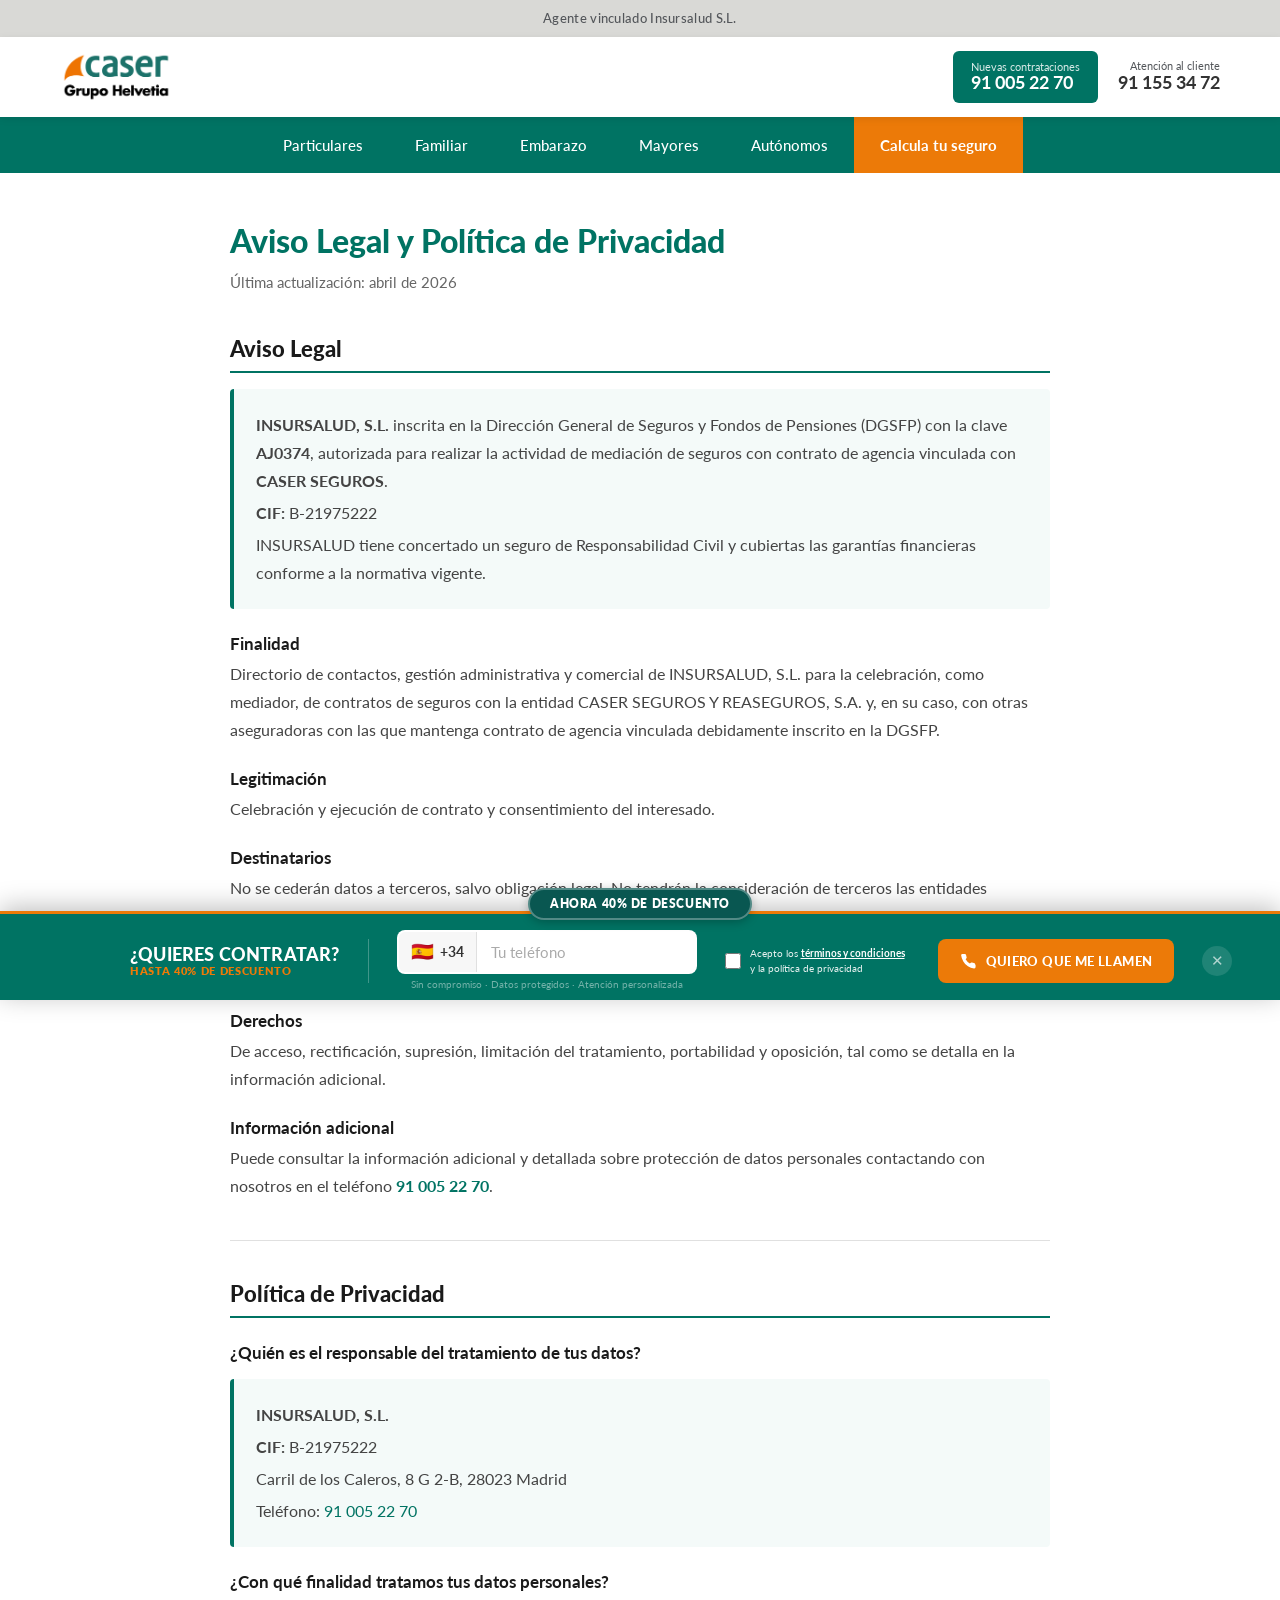
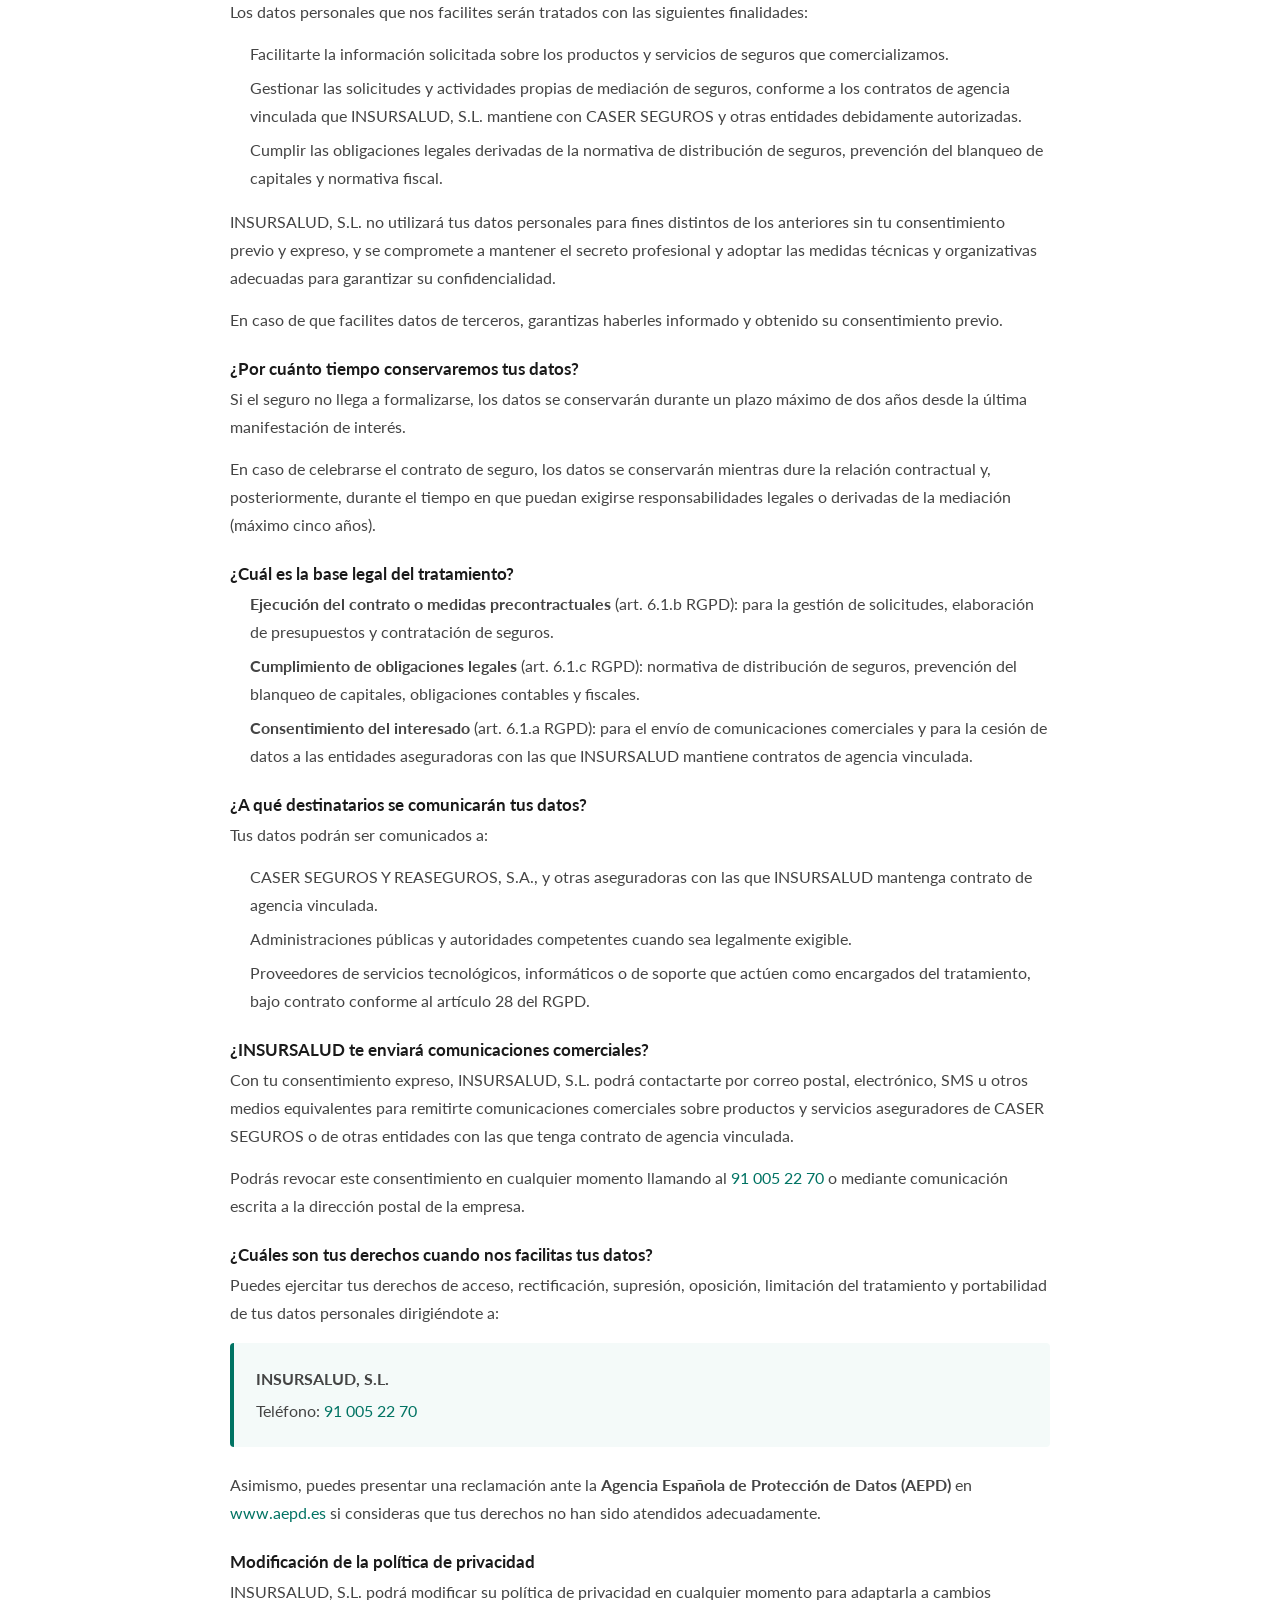
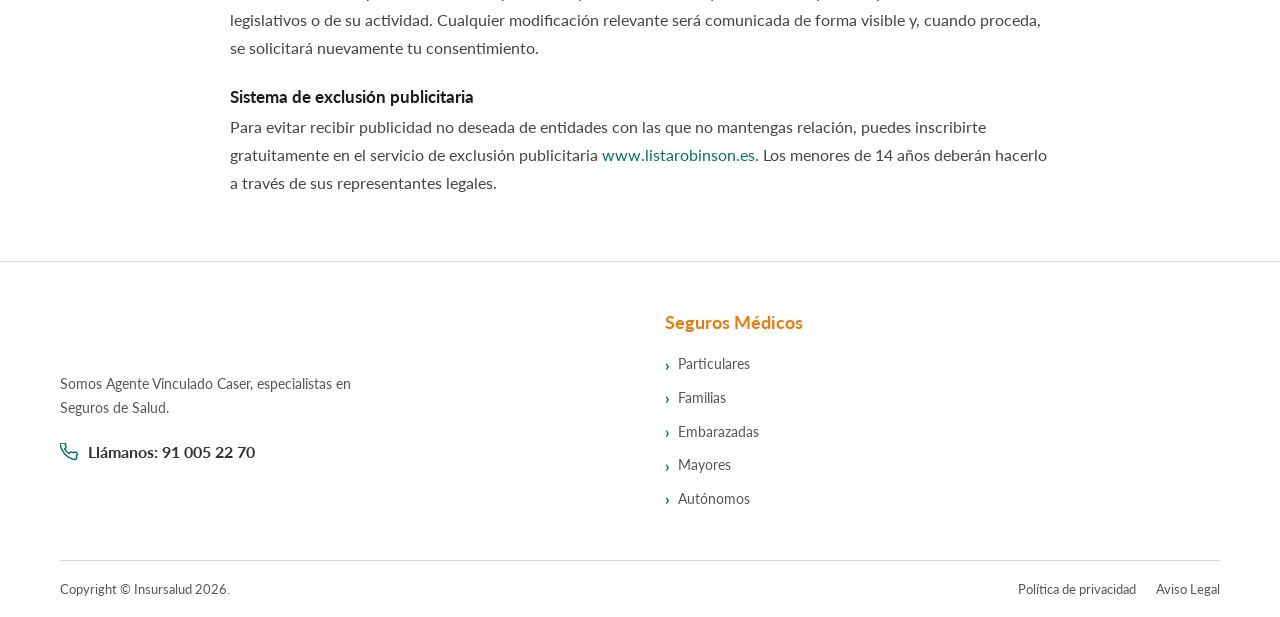
<file: legal.html>
<!DOCTYPE html>
<html lang="es">
<head>
  <meta charset="UTF-8">
  <meta name="viewport" content="width=device-width, initial-scale=1.0">
  <meta name="description" content="Aviso Legal y Política de Privacidad de Insursalud S.L., Agente Vinculado de Caser Seguros. Información sobre protección de datos y tratamiento de datos personales.">
  <meta name="robots" content="noindex, follow">
  <link rel="canonical" href="https://caser.ofertaseguromedico.es/legal/">
  <title>Aviso Legal y Política de Privacidad | Caser Seguros de Salud</title>
  <link rel="preconnect" href="https://fonts.googleapis.com">
  <link href="https://fonts.googleapis.com/css2?family=Lato:wght@400;700;900&display=swap" rel="stylesheet">
  <link rel="stylesheet" href="/css/styles.css?v=20260550">
  <style>
    .legal-page {
      max-width: 860px;
      margin: 48px auto 64px;
      padding: 0 20px;
    }
    .legal-page h1 {
      font-size: 2rem;
      font-weight: 900;
      color: var(--color-primary, #007363);
      margin-bottom: 8px;
    }
    .legal-page .legal-subtitle {
      color: #666;
      font-size: 0.95rem;
      margin-bottom: 40px;
    }
    .legal-page h2 {
      font-size: 1.35rem;
      font-weight: 900;
      color: #1a1a1a;
      margin-top: 40px;
      margin-bottom: 6px;
      padding-bottom: 8px;
      border-bottom: 2px solid var(--color-primary, #007363);
    }
    .legal-page h3 {
      font-size: 1.05rem;
      font-weight: 700;
      color: #1a1a1a;
      margin-top: 24px;
      margin-bottom: 6px;
    }
    .legal-page p {
      color: #444;
      line-height: 1.75;
      margin-bottom: 14px;
    }
    .legal-page ul {
      color: #444;
      line-height: 1.75;
      margin: 0 0 16px 20px;
    }
    .legal-page ul li {
      margin-bottom: 6px;
    }
    .legal-page a {
      color: var(--color-primary, #007363);
    }
    .legal-info-box {
      background: #f4faf9;
      border-left: 4px solid var(--color-primary, #007363);
      padding: 18px 22px;
      border-radius: 4px;
      margin: 16px 0 24px;
    }
    .legal-info-box p {
      margin: 4px 0;
    }
    .legal-divider {
      border: none;
      border-top: 1px solid #e0e0e0;
      margin: 40px 0;
    }
    @media (max-width: 600px) {
      .legal-page h1 { font-size: 1.5rem; }
      .legal-page h2 { font-size: 1.15rem; }
    }
  </style>
  <!-- Google Tag Manager -->
  <script>(function(w,d,s,l,i){w[l]=w[l]||[];w[l].push({'gtm.start':
  new Date().getTime(),event:'gtm.js'});var f=d.getElementsByTagName(s)[0],
  j=d.createElement(s),dl=l!='dataLayer'?'&l='+l:'';j.async=true;j.src=
  'https://www.googletagmanager.com/gtm.js?id='+i+dl;f.parentNode.insertBefore(j,f);
  })(window,document,'script','dataLayer','GTM-MCS2XJCK');</script>
  <!-- End Google Tag Manager -->
</head>
<body>
  <!-- Google Tag Manager (noscript) -->
  <noscript><iframe src="https://www.googletagmanager.com/ns.html?id=GTM-MCS2XJCK"
  height="0" width="0" style="display:none;visibility:hidden"></iframe></noscript>
  <!-- End Google Tag Manager (noscript) -->

  <!-- TOP BAR -->
  <div class="top-bar">Agente vinculado Insursalud S.L.</div>

  <!-- HEADER -->
  <header class="site-header">
    <div class="container">
      <div class="header-inner">
        <a href="/" class="site-logo">
          <img src="/images/logo-caser.png" alt="Caser Seguros de Salud" class="logo-img">
        </a>
        <div class="header-phones">
          <a href="tel:910052270" class="phone-cta">
            <div>
              <span class="label">Nuevas contrataciones</span>
              <span class="number">91 005 22 70</span>
            </div>
          </a>
          <div class="phone-secondary">
            <span class="label">Atención al cliente</span>
            <a href="tel:911553472" class="number">91 155 34 72</a>
          </div>
        </div>
      </div>
    </div>
  </header>

  <!-- NAVEGACIÓN -->
  <nav class="main-nav" role="navigation" aria-label="Navegación principal">
    <div class="container">
      <button class="nav-toggle" aria-label="Abrir menú" onclick="toggleNav()">☰</button>
      <div class="nav-inner" id="mainNav">
        <a href="/particulares">Particulares</a>
        <a href="/familiar">Familiar</a>
        <a href="/embarazo">Embarazo</a>
        <a href="/mayores">Mayores</a>
        <a href="/autonomos">Autónomos</a>
        <button type="button" class="nav-cta" onclick="openCallModal('')" style="cursor:pointer;border:none;">Calcula tu seguro</button>
      </div>
    </div>
  </nav>

  <!-- CONTENIDO LEGAL -->
  <main>
    <div class="legal-page">

      <h1>Aviso Legal y Política de Privacidad</h1>
      <p class="legal-subtitle">Última actualización: abril de 2026</p>

      <!-- AVISO LEGAL -->
      <h2>Aviso Legal</h2>

      <div class="legal-info-box">
        <p><strong>INSURSALUD, S.L.</strong> inscrita en la Dirección General de Seguros y Fondos de Pensiones (DGSFP) con la clave <strong>AJ0374</strong>, autorizada para realizar la actividad de mediación de seguros con contrato de agencia vinculada con <strong>CASER SEGUROS</strong>.</p>
        <p><strong>CIF:</strong> B-21975222</p>
        <p>INSURSALUD tiene concertado un seguro de Responsabilidad Civil y cubiertas las garantías financieras conforme a la normativa vigente.</p>
      </div>

      <h3>Finalidad</h3>
      <p>Directorio de contactos, gestión administrativa y comercial de INSURSALUD, S.L. para la celebración, como mediador, de contratos de seguros con la entidad CASER SEGUROS Y REASEGUROS, S.A. y, en su caso, con otras aseguradoras con las que mantenga contrato de agencia vinculada debidamente inscrito en la DGSFP.</p>

      <h3>Legitimación</h3>
      <p>Celebración y ejecución de contrato y consentimiento del interesado.</p>

      <h3>Destinatarios</h3>
      <p>No se cederán datos a terceros, salvo obligación legal. No tendrán la consideración de terceros las entidades aseguradoras con las que INSURSALUD, S.L. mantenga contrato de agencia vinculada, así como las entidades con las que exista relación contractual necesaria para la prestación del servicio, y los proveedores que actúen como encargados del tratamiento conforme al artículo 28 del RGPD.</p>

      <h3>Derechos</h3>
      <p>De acceso, rectificación, supresión, limitación del tratamiento, portabilidad y oposición, tal como se detalla en la información adicional.</p>

      <h3>Información adicional</h3>
      <p>Puede consultar la información adicional y detallada sobre protección de datos personales contactando con nosotros en el teléfono <strong><a href="tel:910052270">91 005 22 70</a></strong>.</p>

      <hr class="legal-divider">

      <!-- POLÍTICA DE PRIVACIDAD -->
      <h2>Política de Privacidad</h2>

      <h3>¿Quién es el responsable del tratamiento de tus datos?</h3>
      <div class="legal-info-box">
        <p><strong>INSURSALUD, S.L.</strong></p>
        <p><strong>CIF:</strong> B-21975222</p>
        <p>Carril de los Caleros, 8 G 2-B, 28023 Madrid</p>
        <p>Teléfono: <a href="tel:910052270">91 005 22 70</a></p>
      </div>

      <h3>¿Con qué finalidad tratamos tus datos personales?</h3>
      <p>Los datos personales que nos facilites serán tratados con las siguientes finalidades:</p>
      <ul>
        <li>Facilitarte la información solicitada sobre los productos y servicios de seguros que comercializamos.</li>
        <li>Gestionar las solicitudes y actividades propias de mediación de seguros, conforme a los contratos de agencia vinculada que INSURSALUD, S.L. mantiene con CASER SEGUROS y otras entidades debidamente autorizadas.</li>
        <li>Cumplir las obligaciones legales derivadas de la normativa de distribución de seguros, prevención del blanqueo de capitales y normativa fiscal.</li>
      </ul>
      <p>INSURSALUD, S.L. no utilizará tus datos personales para fines distintos de los anteriores sin tu consentimiento previo y expreso, y se compromete a mantener el secreto profesional y adoptar las medidas técnicas y organizativas adecuadas para garantizar su confidencialidad.</p>
      <p>En caso de que facilites datos de terceros, garantizas haberles informado y obtenido su consentimiento previo.</p>

      <h3>¿Por cuánto tiempo conservaremos tus datos?</h3>
      <p>Si el seguro no llega a formalizarse, los datos se conservarán durante un plazo máximo de dos años desde la última manifestación de interés.</p>
      <p>En caso de celebrarse el contrato de seguro, los datos se conservarán mientras dure la relación contractual y, posteriormente, durante el tiempo en que puedan exigirse responsabilidades legales o derivadas de la mediación (máximo cinco años).</p>

      <h3>¿Cuál es la base legal del tratamiento?</h3>
      <ul>
        <li><strong>Ejecución del contrato o medidas precontractuales</strong> (art. 6.1.b RGPD): para la gestión de solicitudes, elaboración de presupuestos y contratación de seguros.</li>
        <li><strong>Cumplimiento de obligaciones legales</strong> (art. 6.1.c RGPD): normativa de distribución de seguros, prevención del blanqueo de capitales, obligaciones contables y fiscales.</li>
        <li><strong>Consentimiento del interesado</strong> (art. 6.1.a RGPD): para el envío de comunicaciones comerciales y para la cesión de datos a las entidades aseguradoras con las que INSURSALUD mantiene contratos de agencia vinculada.</li>
      </ul>

      <h3>¿A qué destinatarios se comunicarán tus datos?</h3>
      <p>Tus datos podrán ser comunicados a:</p>
      <ul>
        <li>CASER SEGUROS Y REASEGUROS, S.A., y otras aseguradoras con las que INSURSALUD mantenga contrato de agencia vinculada.</li>
        <li>Administraciones públicas y autoridades competentes cuando sea legalmente exigible.</li>
        <li>Proveedores de servicios tecnológicos, informáticos o de soporte que actúen como encargados del tratamiento, bajo contrato conforme al artículo 28 del RGPD.</li>
      </ul>

      <h3>¿INSURSALUD te enviará comunicaciones comerciales?</h3>
      <p>Con tu consentimiento expreso, INSURSALUD, S.L. podrá contactarte por correo postal, electrónico, SMS u otros medios equivalentes para remitirte comunicaciones comerciales sobre productos y servicios aseguradores de CASER SEGUROS o de otras entidades con las que tenga contrato de agencia vinculada.</p>
      <p>Podrás revocar este consentimiento en cualquier momento llamando al <a href="tel:910052270">91 005 22 70</a> o mediante comunicación escrita a la dirección postal de la empresa.</p>

      <h3>¿Cuáles son tus derechos cuando nos facilitas tus datos?</h3>
      <p>Puedes ejercitar tus derechos de acceso, rectificación, supresión, oposición, limitación del tratamiento y portabilidad de tus datos personales dirigiéndote a:</p>
      <div class="legal-info-box">
        <p><strong>INSURSALUD, S.L.</strong></p>
        <p>Teléfono: <a href="tel:910052270">91 005 22 70</a></p>
      </div>
      <p>Asimismo, puedes presentar una reclamación ante la <strong>Agencia Española de Protección de Datos (AEPD)</strong> en <a href="https://www.aepd.es" target="_blank" rel="noopener">www.aepd.es</a> si consideras que tus derechos no han sido atendidos adecuadamente.</p>

      <h3>Modificación de la política de privacidad</h3>
      <p>INSURSALUD, S.L. podrá modificar su política de privacidad en cualquier momento para adaptarla a cambios legislativos o de su actividad. Cualquier modificación relevante será comunicada de forma visible y, cuando proceda, se solicitará nuevamente tu consentimiento.</p>

      <h3>Sistema de exclusión publicitaria</h3>
      <p>Para evitar recibir publicidad no deseada de entidades con las que no mantengas relación, puedes inscribirte gratuitamente en el servicio de exclusión publicitaria <a href="https://www.listarobinson.es" target="_blank" rel="noopener">www.listarobinson.es</a>. Los menores de 14 años deberán hacerlo a través de sus representantes legales.</p>

    </div>
  </main>

  <!-- FOOTER -->
  <footer class="site-footer">
    <div class="container">
      <div class="footer-inner">
        <div class="footer-brand">
          <div class="logo-wrap">
            <img src="/images/logo-caser-blanco.png" alt="Caser Seguros" class="logo-img-footer">
          </div>
          <p>Somos Agente Vinculado Caser, especialistas en Seguros de Salud.</p>
          <div class="footer-phone">
            <svg width="18" height="18" viewBox="0 0 24 24" fill="none" stroke="#007363" stroke-width="2" stroke-linecap="round" stroke-linejoin="round"><path d="M22 16.92v3a2 2 0 01-2.18 2 19.79 19.79 0 01-8.63-3.07A19.5 19.5 0 013.31 9.9 19.79 19.79 0 01.22 1.28 2 2 0 012.2 0h3a2 2 0 012 1.72c.127.96.361 1.903.7 2.81a2 2 0 01-.45 2.11L6.09 7.91a16 16 0 006 6l1.27-1.27a2 2 0 012.11-.45c.907.339 1.85.573 2.81.7A2 2 0 0122 16.92z"/></svg>
            <span>Llámanos: <a href="tel:910052270">91 005 22 70</a></span>
          </div>
        </div>
        <div class="footer-nav">
          <h4>Seguros Médicos</h4>
          <ul>
            <li><a href="/particulares">Particulares</a></li>
            <li><a href="/familiar">Familias</a></li>
            <li><a href="/embarazo">Embarazadas</a></li>
            <li><a href="/mayores">Mayores</a></li>
            <li><a href="/autonomos">Autónomos</a></li>
          </ul>
        </div>
      </div>
      <div class="footer-bottom">
        <p>Copyright © Insursalud 2026.</p>
        <div class="footer-legal">
          <a href="/avisolegal-poliiticadeprivacidad/">Política de privacidad</a>
          <a href="/avisolegal-poliiticadeprivacidad/">Aviso Legal</a>
        </div>
      </div>
    </div>
  </footer>

  <script>
    function toggleNav() {
      const nav = document.getElementById('mainNav');
      nav.classList.toggle('open');
    }
    function openCallModal(type) {
      window.location.href = 'index.html#calcular';
    }
  </script>
  <script src="/js/main.js?v=20260541"></script>


  <!-- STICKY SCROLL BANNER — Desktop only -->
  <div id="sticky-banner" role="complementary" aria-label="Oferta Caser">
    <div class="sb-pill-row"><div class="sb-pill">Ahora 40% de descuento</div></div>
    <div class="sb-inner">

      <!-- LEFT -->
      <div class="sb-left">
        <div class="sb-headline">
          <strong>¿Quieres contratar?</strong>
          <span>Hasta 40% de descuento</span>
        </div>
      </div>

      <div class="sb-divider"></div>

      <!-- PHONE -->
      <div class="sb-phone-col">
        <div class="sb-phone-wrap">
          <div class="sb-prefix"><span class="sb-flag">🇪🇸</span><span>+34</span></div>
          <input type="tel" id="sb-phone" placeholder="Tu teléfono" maxlength="11" autocomplete="tel" aria-label="Tu número de teléfono">
        </div>
        <span class="sb-subtxt">Sin compromiso · Datos protegidos · Atención personalizada</span>
      </div>

      <!-- TERMS -->
      <label class="sb-terms">
        <input type="checkbox" id="sb-terms" required>
        <span>Acepto los <a href="#" class="sb-terms-link">términos y condiciones</a> y la política de privacidad</span>
      </label>

      <!-- CTA -->
      <form id="sb-form" novalidate style="display:contents">
        <button type="submit" class="sb-cta-btn" aria-label="Solicitar llamada">
          <svg viewBox="0 0 24 24" xmlns="http://www.w3.org/2000/svg"><path d="M22 16.92v3a2 2 0 0 1-2.18 2 19.79 19.79 0 0 1-8.63-3.07A19.5 19.5 0 0 1 4.69 12a19.79 19.79 0 0 1-3.07-8.67A2 2 0 0 1 3.6 1.27h3a2 2 0 0 1 2 1.72c.127.96.361 1.903.7 2.81a2 2 0 0 1-.45 2.11L7.91 8.91a16 16 0 0 0 6 6l.91-.91a2 2 0 0 1 2.11-.45c.907.339 1.85.573 2.81.7a2 2 0 0 1 1.72 2.02z"/></svg>
          Quiero que me llamen
        </button>
      </form>

      <button class="sb-close" id="sb-close-btn" aria-label="Cerrar">✕</button>
      <span class="sb-error" id="sb-error" role="alert"></span>
    </div>
  </div>
  <!-- END STICKY BANNER -->

  <!-- MODAL TÉRMINOS Y CONDICIONES -->
  <div id="sb-modal" role="dialog" aria-modal="true" aria-labelledby="sb-modal-title" style="display:none">
    <div class="sb-modal-overlay"></div>
    <div class="sb-modal-box">
      <button class="sb-modal-close" id="sb-modal-close" aria-label="Cerrar">✕</button>
      <h2 id="sb-modal-title">Términos, Condiciones y Política de Privacidad</h2>
      <p>Información básica sobre protección de datos personales</p>
      <h3>Información del Responsable</h3>
      <table class="sb-modal-table">
        <tr><th>Responsable</th><td>INSURSALUD, S.L. — Agente Vinculado de Caser Seguros (DGSFP: AJ0374)</td></tr>
        <tr><th>Finalidad</th><td>Gestión de solicitudes de información y contratación de seguros de salud. Atención personalizada y elaboración de presupuestos.</td></tr>
        <tr><th>Legitimación</th><td>Consentimiento del interesado (art. 6.1.a RGPD) y ejecución de medidas precontractuales (art. 6.1.b RGPD).</td></tr>
        <tr><th>Destinatarios</th><td>CASER Seguros y Reaseguros, S.A. No se cederán datos a terceros salvo obligación legal.</td></tr>
        <tr><th>Derechos</th><td>Puedes ejercitar tus derechos de acceso, rectificación, supresión, oposición y portabilidad escribiendo a <strong>cmarchal@marchalconsultores.com</strong> o llamando al <strong>91 005 22 70</strong>.</td></tr>
        <tr><th>Información adicional</th><td>Puede reclamar ante la AEPD en <a href="https://www.aepd.es" target="_blank" rel="noopener">www.aepd.es</a> si considera que sus derechos no han sido atendidos.</td></tr>
      </table>
      <div class="sb-modal-footer">
        Puedes consultar la información completa en nuestra <a href="/legal.html" target="_blank">Política de Privacidad completa</a>.
      </div>
    </div>
  </div>
</body>
</html>
</file>
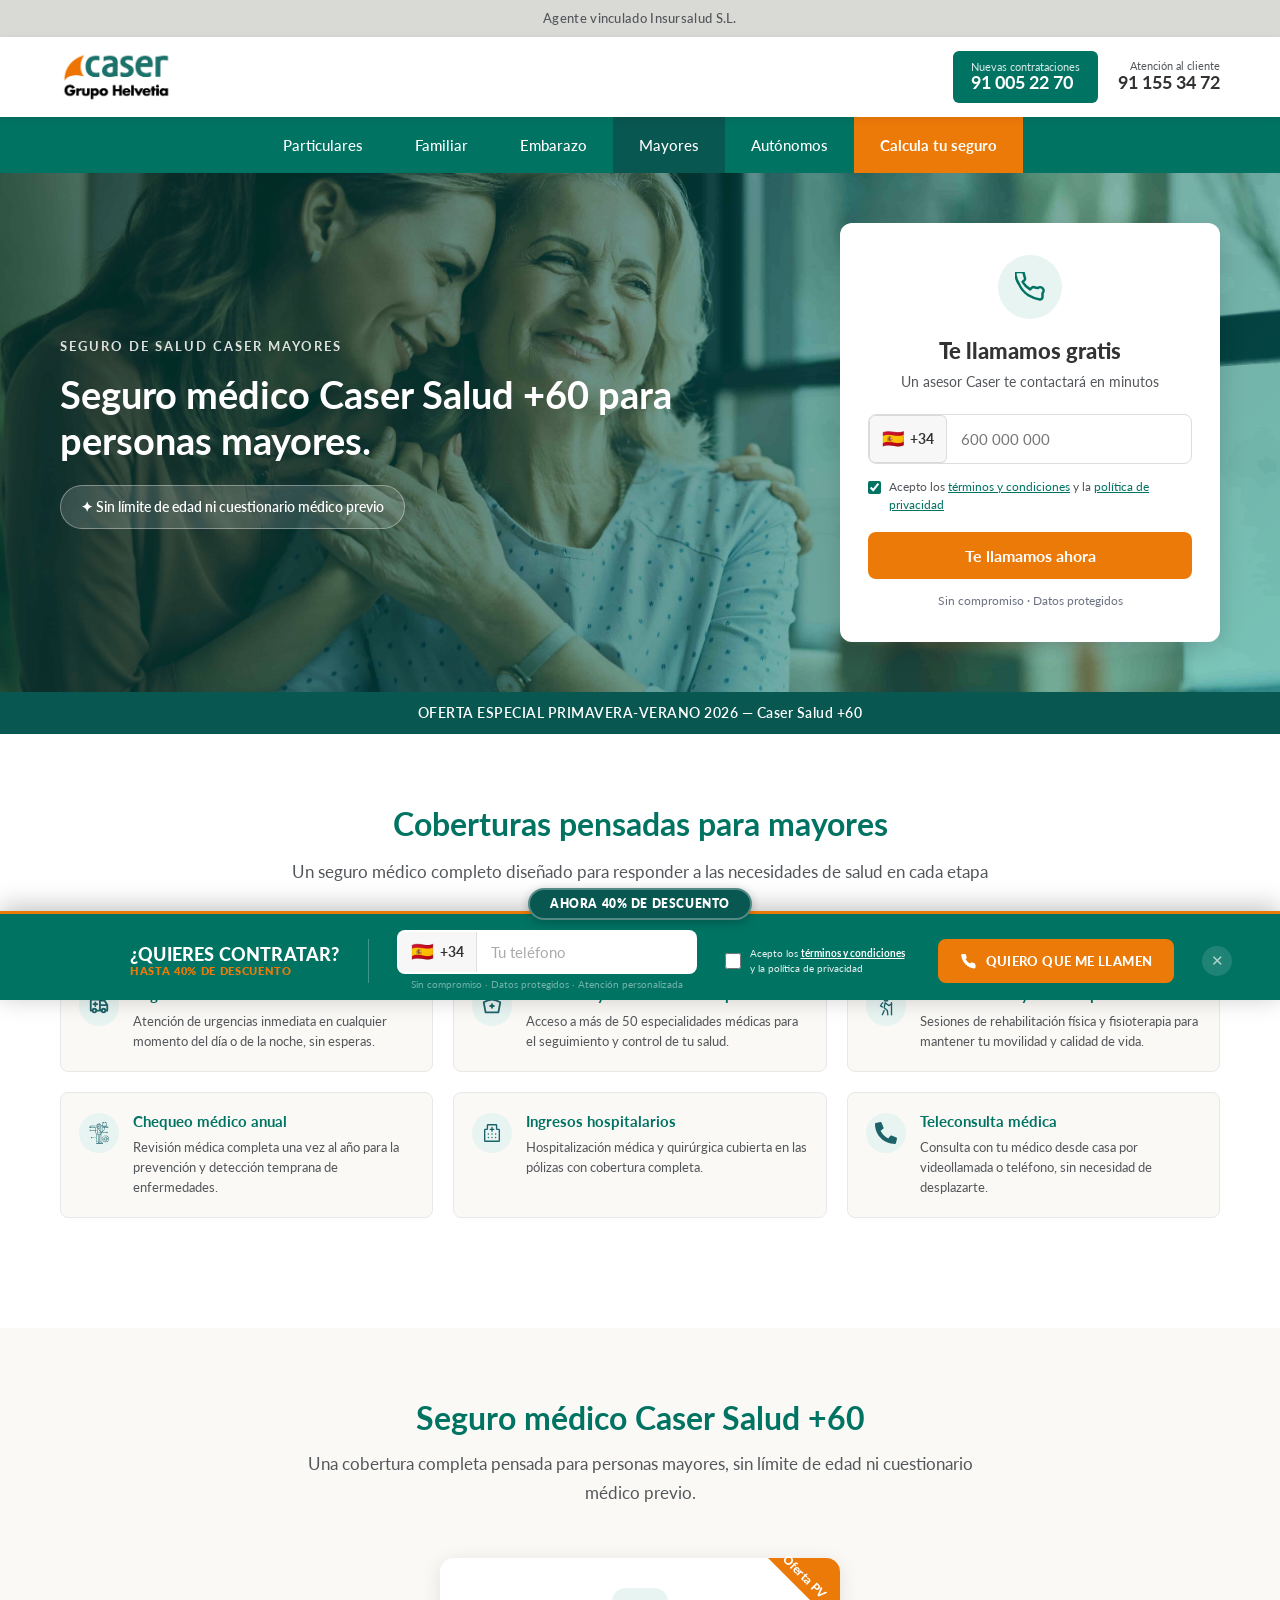
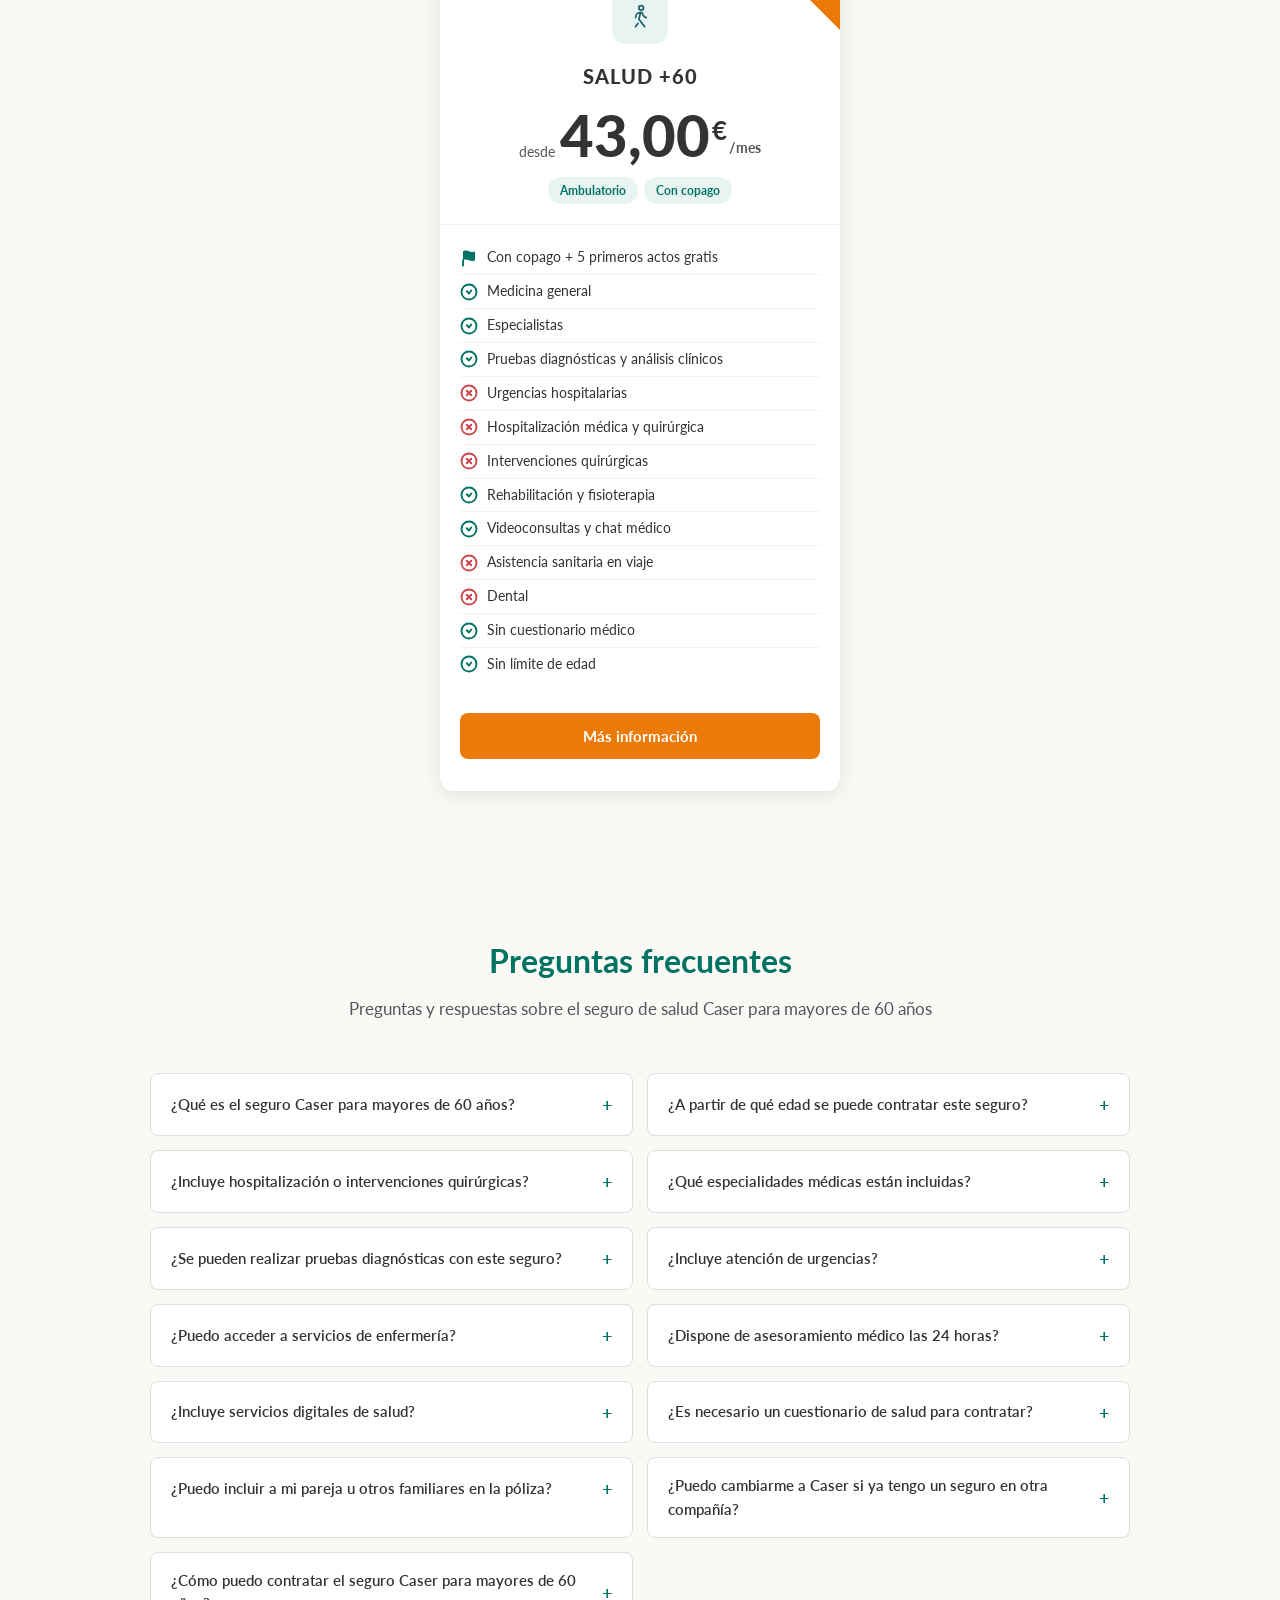
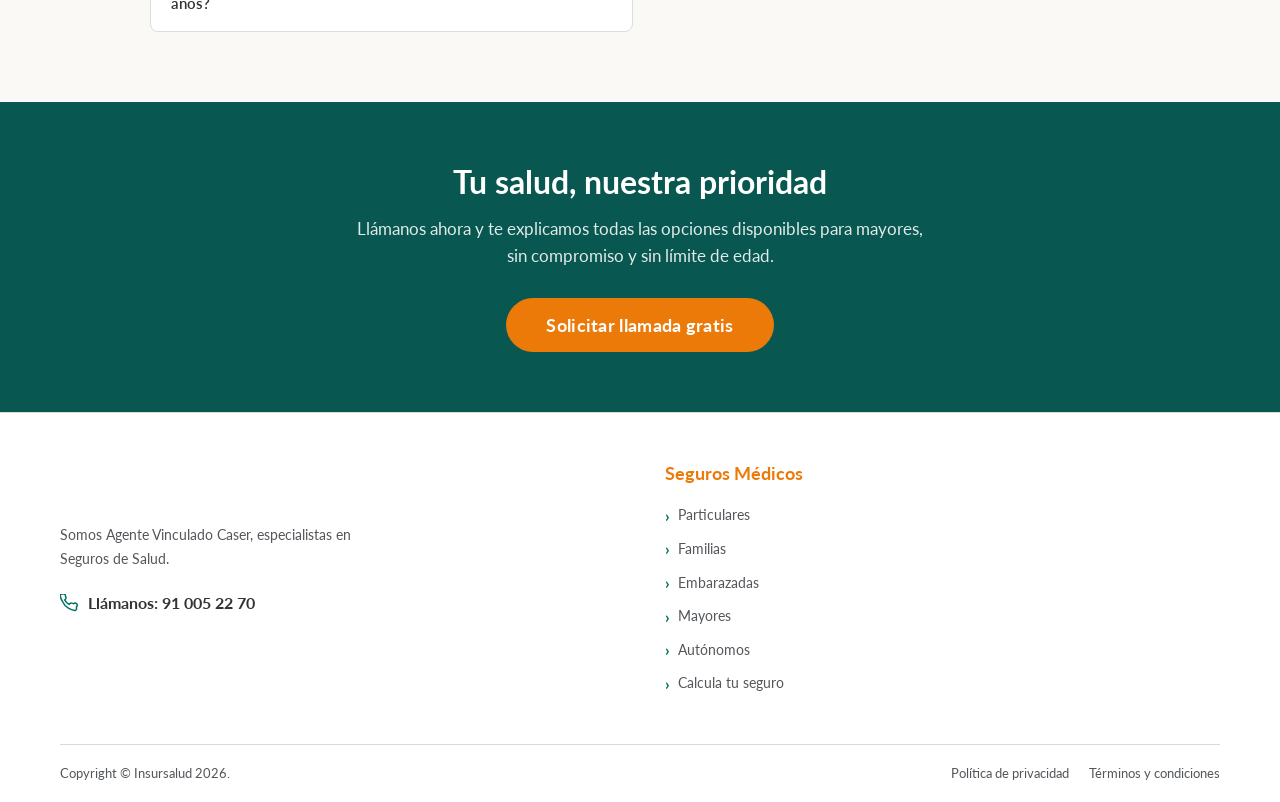
<file: mayores.html>
<!DOCTYPE html>
<html lang="es">
<head>
  <meta charset="UTF-8">
  <meta name="viewport" content="width=device-width, initial-scale=1.0">
  <meta name="description" content="Seguro de Salud Caser para Mayores - Sin límite de edad, sin cuestionario médico previo. Urgencias 24h, especialistas, rehabilitación y chequeo anual.">
  <title>Seguro de Salud para Mayores de 60 Años | Caser Seguros</title>
  <link rel="preconnect" href="https://fonts.googleapis.com">
  <link href="https://fonts.googleapis.com/css2?family=Lato:wght@400;700;900&display=swap" rel="stylesheet">
  <link rel="stylesheet" href="/css/styles.css?v=20260550">
  <!-- Google Tag Manager -->
  <script>(function(w,d,s,l,i){w[l]=w[l]||[];w[l].push({'gtm.start':
  new Date().getTime(),event:'gtm.js'});var f=d.getElementsByTagName(s)[0],
  j=d.createElement(s),dl=l!='dataLayer'?'&l='+l:'';j.async=true;j.src=
  'https://www.googletagmanager.com/gtm.js?id='+i+dl;f.parentNode.insertBefore(j,f);
  })(window,document,'script','dataLayer','GTM-MCS2XJCK');</script>
  <!-- End Google Tag Manager -->
  <!-- SEO Optimizado -->
  <link rel="canonical" href="https://caser.ofertaseguromedico.es/mayores/">
  <link rel="icon" type="image/svg+xml" href="/images/favicon.svg">
  <link rel="apple-touch-icon" href="/images/favicon.svg">
  <meta property="og:title" content="Seguro de Salud Caser para Mayores | Caser Salud +60">
  <meta property="og:description" content="Seguro de Salud Caser Salud +60: sin límite de edad, sin cuestionario médico previo. Urgencias 24h, especialistas, rehabilitación y chequeo anual.">
  <meta property="og:image" content="https://caser.ofertaseguromedico.es/images/hero-mayores.jpeg">
  <meta property="og:url" content="https://caser.ofertaseguromedico.es/mayores/">
  <meta property="og:type" content="website">
  <meta property="og:locale" content="es_ES">
  <meta property="og:site_name" content="Caser Seguros de Salud — Insursalud">
  <meta name="twitter:card" content="summary_large_image">
  <meta name="twitter:title" content="Seguro de Salud Caser para Mayores | Sin límite de edad">
  <meta name="twitter:description" content="Sin límite de edad ni cuestionario médico. Urgencias 24h, especialistas y rehabilitación. Seguro Caser Salud +60.">
  <meta name="twitter:image" content="https://caser.ofertaseguromedico.es/images/hero-mayores.jpeg">
  <script type="application/ld+json">
  {
    "@context": "https://schema.org",
    "@graph": [
    {
      "@type": "BreadcrumbList",
      "itemListElement": [
      {
        "@type": "ListItem",
        "position": 1,
        "name": "Inicio",
        "item": "https://caser.ofertaseguromedico.es/"
      },
      {
        "@type": "ListItem",
        "position": 2,
        "name": "Seguro para Mayores",
        "item": "https://caser.ofertaseguromedico.es/mayores/"
      }
      ]
    },
    {
      "@type": "FAQPage",
      "mainEntity": [
      {
        "@type": "Question",
        "name": "¿Qué es el seguro Caser para mayores de 60 años?",
        "acceptedAnswer": {
          "@type": "Answer",
          "text": "Es un seguro de asistencia sanitaria ambulatoria y extrahospitalaria, dirigido a personas a partir de 60 años, que ofrece atención médica privada en medicina general, especialistas y determinadas pruebas diagnósticas, a través del cuadro médico concertado."
        }
      },
      {
        "@type": "Question",
        "name": "¿A partir de qué edad se puede contratar este seguro?",
        "acceptedAnswer": {
          "@type": "Answer",
          "text": "Este seguro está diseñado para personas a partir de 60 años, que buscan una atención médica privada adaptada a las necesidades de esta etapa de la vida."
        }
      },
      {
        "@type": "Question",
        "name": "¿Incluye hospitalización o intervenciones quirúrgicas?",
        "acceptedAnswer": {
          "@type": "Answer",
          "text": "No. Este seguro no incluye hospitalización ni intervenciones quirúrgicas. Está orientado a la atención médica ambulatoria, consultas médicas y seguimiento de la salud."
        }
      },
      {
        "@type": "Question",
        "name": "¿Qué especialidades médicas están incluidas?",
        "acceptedAnswer": {
          "@type": "Answer",
          "text": "Incluye acceso a un amplio cuadro de especialidades médicas, como cardiología, traumatología, digestivo, oftalmología u otras, según disponibilidad y modalidad contratada."
        }
      },
      {
        "@type": "Question",
        "name": "¿Se pueden realizar pruebas diagnósticas con este seguro?",
        "acceptedAnswer": {
          "@type": "Answer",
          "text": "Sí. El seguro cubre determinadas pruebas diagnósticas habituales, como análisis clínicos, radiografías o ecografías, siempre que estén prescritas por el médico y según las condiciones de la póliza."
        }
      },
      {
        "@type": "Question",
        "name": "¿Incluye atención de urgencias?",
        "acceptedAnswer": {
          "@type": "Answer",
          "text": "Sí. El seguro incluye urgencias ambulatorias y atención médica a domicilio, cuando la situación lo requiera y conforme a las condiciones del servicio."
        }
      },
      {
        "@type": "Question",
        "name": "¿Puedo acceder a servicios de enfermería?",
        "acceptedAnswer": {
          "@type": "Answer",
          "text": "Sí. El seguro incluye servicios de enfermería, tanto en consulta como a domicilio, para el seguimiento de la salud y apoyo en tratamientos habituales."
        }
      },
      {
        "@type": "Question",
        "name": "¿Dispone de asesoramiento médico las 24 horas?",
        "acceptedAnswer": {
          "@type": "Answer",
          "text": "Sí. Los asegurados cuentan con un servicio de orientación médica telefónica 24 horas, para resolver dudas de salud y recibir apoyo profesional cuando lo necesiten."
        }
      },
      {
        "@type": "Question",
        "name": "¿Incluye servicios digitales de salud?",
        "acceptedAnswer": {
          "@type": "Answer",
          "text": "Sí. El seguro da acceso a servicios digitales, como videoconsultas médicas, chat médico, recetas digitales, evaluador de síntomas y consulta de informes a través de la app Caser Salud."
        }
      },
      {
        "@type": "Question",
        "name": "¿Es necesario un cuestionario de salud para contratar?",
        "acceptedAnswer": {
          "@type": "Answer",
          "text": "Para contratar el seguro es necesario completar un cuestionario de salud, que permite valorar la contratación de forma personalizada."
        }
      },
      {
        "@type": "Question",
        "name": "¿Puedo incluir a mi pareja u otros familiares en la póliza?",
        "acceptedAnswer": {
          "@type": "Answer",
          "text": "Es posible contratar el seguro de forma individual o conjunta, siempre que las personas a incluir cumplan los requisitos de edad y contratación."
        }
      },
      {
        "@type": "Question",
        "name": "¿Puedo cambiarme a Caser si ya tengo un seguro en otra compañía?",
        "acceptedAnswer": {
          "@type": "Answer",
          "text": "Sí. Puedes contratar este seguro de Caser aunque actualmente tengas una póliza en otra aseguradora. Este producto destaca porque facilita el cambio desde otra compañía, especialmente para personas que, por edad o estado de salud, encuentran dificultades para acceder a otros seguros médicos."
        }
      },
      {
        "@type": "Question",
        "name": "¿Cómo puedo contratar el seguro Caser para mayores de 60 años?",
        "acceptedAnswer": {
          "@type": "Answer",
          "text": "Puedes solicitar una llamada y un asesor especializado te ayudará a resolver tus dudas y a comprobar si este seguro es la opción más adecuada para ti."
        }
      }
      ]
    }
    ]
  }
  </script>
  <!-- LCP Preload -->
  <link rel="preload" as="image" href="/images/seguro-salud-mayores-caser.jpg" fetchpriority="high" type="image/jpeg">
</head>
<body>
  <!-- Google Tag Manager (noscript) -->
  <noscript><iframe src="https://www.googletagmanager.com/ns.html?id=GTM-MCS2XJCK"
  height="0" width="0" style="display:none;visibility:hidden"></iframe></noscript>
  <!-- End Google Tag Manager (noscript) -->

  <div class="top-bar">Agente vinculado Insursalud S.L.</div>

  <header class="site-header">
    <div class="container">
      <div class="header-inner">
        <a href="/" class="site-logo">
          <img src="/images/logo-caser.png" alt="Caser Seguros de Salud" class="logo-img" width="160" height="48" loading="eager">
        </a>
        <div class="header-phones">
          <a href="tel:910052270" class="phone-cta">
            <div><span class="label">Nuevas contrataciones</span><span class="number">91 005 22 70</span></div>
          </a>
          <div class="phone-secondary">
            <span class="label">Atención al cliente</span>
            <a href="tel:911553472" class="number">91 155 34 72</a>
          </div>
        </div>
      </div>
    </div>
  </header>

  <nav class="main-nav">
    <div class="container">
      <button class="nav-toggle" onclick="toggleNav()">☰</button>
      <div class="nav-inner" id="mainNav">
        <a href="/particulares">Particulares</a>
        <a href="/familiar">Familiar</a>
        <a href="/embarazo">Embarazo</a>
        <a href="/mayores" class="active">Mayores</a>
        <a href="/autonomos">Autónomos</a>
        <button type="button" class="nav-cta" onclick="openCallModal('')" style="cursor:pointer;border:none;">Calcula tu seguro</button>
      </div>
    </div>
  </nav>

  <section class="hero hero-mayores">
    <div class="hero-inner">
      <div class="hero-text">
        <p class="eyebrow">SEGURO DE SALUD CASER MAYORES</p>
        <h1>Seguro médico Caser Salud +60 para personas mayores.</h1>
        <span class="hero-descuento">✦ Sin límite de edad ni cuestionario médico previo</span>
      </div>
      <div class="hero-form-card">
      <div class="hf-icon"><svg xmlns="http://www.w3.org/2000/svg" width="30" height="30" viewBox="0 0 24 24" fill="none" stroke="currentColor" stroke-width="2" stroke-linecap="round" stroke-linejoin="round"><path d="M22 16.92v3a2 2 0 01-2.18 2 19.79 19.79 0 01-8.63-3.07A19.5 19.5 0 013.31 9.9 19.79 19.79 0 01.22 1.28 2 2 0 012.2 0h3a2 2 0 012 1.72c.127.96.361 1.903.7 2.81a2 2 0 01-.45 2.11L6.09 7.91a16 16 0 006 6l1.27-1.27a2 2 0 012.11-.45c.907.339 1.85.573 2.81.7A2 2 0 0122 16.92z"/></svg></div>
      <h3>Te llamamos gratis</h3>
      <p class="hf-sub">Un asesor Caser te contactará en minutos</p>
      <div class="hf-wrap" id="heroFormWrap">
        <div class="hf-phone">
          <div class="phone-prefix">
            <span class="flag">🇪🇸</span>
            <span>+34</span>
          </div>
          <input type="tel" id="heroPhone" placeholder="600 000 000" maxlength="11" oninput="formatPhone(this)" onkeydown="if(event.key==='Enter'){submitHeroForm();}">
        </div>
        <span class="phone-error-msg" id="heroPhoneError"></span>
        <div class="PLACEHOLDER_SKIP">
        </div>
        <div class="hf-check">
          <input type="checkbox" id="heroTerms" checked>
          <label for="heroTerms">Acepto los <a href="#" onclick="openLegalModal();return false;">términos y condiciones</a> y la <a href="#" onclick="openLegalModal();return false;">política de privacidad</a></label>
        </div>
        <button type="button" class="hf-submit" onclick="submitHeroForm()">Te llamamos ahora</button>
        <p class="hf-footer">Sin compromiso · Datos protegidos</p>
      </div>
      <div id="heroFormSuccess" style="display:none; text-align:center; padding:10px 0 20px;">
        <div style="font-size:48px; margin-bottom:12px;">✅</div>
        <p style="font-size:17px; font-weight:700; color:var(--color-primary); margin-bottom:8px;">¡Recibido!</p>
        <p style="font-size:14px; color:var(--color-text-medium);">Te llamaremos en los próximos minutos.</p>
      </div>
    </div>
    </div>
  </section>

  <div class="oferta-bar">OFERTA ESPECIAL PRIMAVERA-VERANO 2026 — Caser Salud +60</div>

  <section class="coberturas-section">
    <div class="container">
      <h2 class="section-title">Coberturas pensadas para mayores</h2>
      <p class="section-subtitle">Un seguro médico completo diseñado para responder a las necesidades de salud en cada etapa de la vida.</p>

      <div class="coberturas-grid">
        <div class="cobertura-card">
          <div class="cobertura-icon"><img src="/images/ambulance.svg" alt="Urgencias hospitalarias 24 horas" width="22" height="22" class="svg-icon" loading="lazy"></div>
          <div>
            <h4>Urgencias 24 horas</h4>
            <p>Atención de urgencias inmediata en cualquier momento del día o de la noche, sin esperas.</p>
          </div>
        </div>
        <div class="cobertura-card">
          <div class="cobertura-icon"><img src="/images/nurse.svg" alt="Medicina general y especialistas" width="22" height="22" class="svg-icon" loading="lazy"></div>
          <div>
            <h4>Consultas y revisiones con especialistas</h4>
            <p>Acceso a más de 50 especialidades médicas para el seguimiento y control de tu salud.</p>
          </div>
        </div>
        <div class="cobertura-card">
          <div class="cobertura-icon"><img src="/images/trekking.svg" alt="Rehabilitación y fisioterapia para mayores" width="22" height="22" class="svg-icon" loading="lazy"></div>
          <div>
            <h4>Rehabilitación y fisioterapia</h4>
            <p>Sesiones de rehabilitación física y fisioterapia para mantener tu movilidad y calidad de vida.</p>
          </div>
        </div>
        <div class="cobertura-card">
          <div class="cobertura-icon"><img src="/images/healthy-check.svg" alt="Coberturas de salud sin copago" width="22" height="22" class="svg-icon" loading="lazy"></div>
          <div>
            <h4>Chequeo médico anual</h4>
            <p>Revisión médica completa una vez al año para la prevención y detección temprana de enfermedades.</p>
          </div>
        </div>
        <div class="cobertura-card">
          <div class="cobertura-icon"><img src="/images/hospital.svg" alt="Hospitalización médica y quirúrgica" width="22" height="22" class="svg-icon" loading="lazy"></div>
          <div>
            <h4>Ingresos hospitalarios</h4>
            <p>Hospitalización médica y quirúrgica cubierta en las pólizas con cobertura completa.</p>
          </div>
        </div>
        <div class="cobertura-card">
          <div class="cobertura-icon"><img src="/images/phone.svg" alt="Videoconsultas y chat médico" width="22" height="22" class="svg-icon" loading="lazy"></div>
          <div>
            <h4>Teleconsulta médica</h4>
            <p>Consulta con tu médico desde casa por videollamada o teléfono, sin necesidad de desplazarte.</p>
          </div>
        </div>
      </div>
    </div>
  </section>

  <!-- ====================== PLANES ====================== -->
  <section class="planes-section">
    <div class="container">
      <h2 class="section-title">Seguro médico Caser Salud +60</h2>
      <p class="section-subtitle">Una cobertura completa pensada para personas mayores, sin límite de edad ni cuestionario médico previo.</p>
      <div class="planes-grid planes-grid-1">

        <div class="pc">
          <div class="pc-badge"><span>Oferta PV</span></div>
          <div class="pc-top">
            <div class="pc-icon-box"><img src="/images/walking.svg" alt="SALUD +60" width="28" height="28" class="svg-icon" loading="lazy"></div>
            <div class="pc-name">SALUD +60</div>
            <div class="pc-price"><span class="pc-price-from">desde</span><span class="pc-price-num">43,00</span><span class="pc-price-currency">€</span><span class="pc-price-period">/mes</span></div>
            <div class="pc-tags"><span class="pc-tag">Ambulatorio</span><span class="pc-tag">Con copago</span></div>
          </div>
<ul class="pc-features">
            <li><svg xmlns="http://www.w3.org/2000/svg" class="pc-icon" viewBox="0 0 24 24"><path fill="#007363" d="M4 15s1-1 4-1 5 2 8 2 4-1 4-1V3s-1 1-4 1-5-2-8-2-4 1-4 1z"/><line x1="4" y1="22" x2="4" y2="15" stroke="#007363" stroke-width="2.5" stroke-linecap="round"/></svg> Con copago + 5 primeros actos gratis</li>
            <li><svg xmlns="http://www.w3.org/2000/svg" class="pc-icon" viewBox="0 0 24 24" fill="none" stroke="#007363" stroke-width="2.5" stroke-linecap="round" stroke-linejoin="round"><circle cx="12" cy="12" r="10"/><polyline points="9 11 12 14 15 10"/></svg> Medicina general</li>
            <li><svg xmlns="http://www.w3.org/2000/svg" class="pc-icon" viewBox="0 0 24 24" fill="none" stroke="#007363" stroke-width="2.5" stroke-linecap="round" stroke-linejoin="round"><circle cx="12" cy="12" r="10"/><polyline points="9 11 12 14 15 10"/></svg> Especialistas</li>
            <li><svg xmlns="http://www.w3.org/2000/svg" class="pc-icon" viewBox="0 0 24 24" fill="none" stroke="#007363" stroke-width="2.5" stroke-linecap="round" stroke-linejoin="round"><circle cx="12" cy="12" r="10"/><polyline points="9 11 12 14 15 10"/></svg> Pruebas diagnósticas y análisis clínicos</li>
            <li><svg xmlns="http://www.w3.org/2000/svg" class="pc-icon" viewBox="0 0 24 24" fill="none" stroke="#c9474a" stroke-width="2.5" stroke-linecap="round" stroke-linejoin="round"><circle cx="12" cy="12" r="10"/><line x1="15" y1="9" x2="9" y2="15"/><line x1="9" y1="9" x2="15" y2="15"/></svg> Urgencias hospitalarias</li>
            <li><svg xmlns="http://www.w3.org/2000/svg" class="pc-icon" viewBox="0 0 24 24" fill="none" stroke="#c9474a" stroke-width="2.5" stroke-linecap="round" stroke-linejoin="round"><circle cx="12" cy="12" r="10"/><line x1="15" y1="9" x2="9" y2="15"/><line x1="9" y1="9" x2="15" y2="15"/></svg> Hospitalización médica y quirúrgica</li>
            <li><svg xmlns="http://www.w3.org/2000/svg" class="pc-icon" viewBox="0 0 24 24" fill="none" stroke="#c9474a" stroke-width="2.5" stroke-linecap="round" stroke-linejoin="round"><circle cx="12" cy="12" r="10"/><line x1="15" y1="9" x2="9" y2="15"/><line x1="9" y1="9" x2="15" y2="15"/></svg> Intervenciones quirúrgicas</li>
            <li><svg xmlns="http://www.w3.org/2000/svg" class="pc-icon" viewBox="0 0 24 24" fill="none" stroke="#007363" stroke-width="2.5" stroke-linecap="round" stroke-linejoin="round"><circle cx="12" cy="12" r="10"/><polyline points="9 11 12 14 15 10"/></svg> Rehabilitación y fisioterapia</li>
            <li><svg xmlns="http://www.w3.org/2000/svg" class="pc-icon" viewBox="0 0 24 24" fill="none" stroke="#007363" stroke-width="2.5" stroke-linecap="round" stroke-linejoin="round"><circle cx="12" cy="12" r="10"/><polyline points="9 11 12 14 15 10"/></svg> Videoconsultas y chat médico</li>
            <li><svg xmlns="http://www.w3.org/2000/svg" class="pc-icon" viewBox="0 0 24 24" fill="none" stroke="#c9474a" stroke-width="2.5" stroke-linecap="round" stroke-linejoin="round"><circle cx="12" cy="12" r="10"/><line x1="15" y1="9" x2="9" y2="15"/><line x1="9" y1="9" x2="15" y2="15"/></svg> Asistencia sanitaria en viaje</li>
            <li><svg xmlns="http://www.w3.org/2000/svg" class="pc-icon" viewBox="0 0 24 24" fill="none" stroke="#c9474a" stroke-width="2.5" stroke-linecap="round" stroke-linejoin="round"><circle cx="12" cy="12" r="10"/><line x1="15" y1="9" x2="9" y2="15"/><line x1="9" y1="9" x2="15" y2="15"/></svg> Dental</li>
            <li><svg xmlns="http://www.w3.org/2000/svg" class="pc-icon" viewBox="0 0 24 24" fill="none" stroke="#007363" stroke-width="2.5" stroke-linecap="round" stroke-linejoin="round"><circle cx="12" cy="12" r="10"/><polyline points="9 11 12 14 15 10"/></svg> Sin cuestionario médico</li>
            <li><svg xmlns="http://www.w3.org/2000/svg" class="pc-icon" viewBox="0 0 24 24" fill="none" stroke="#007363" stroke-width="2.5" stroke-linecap="round" stroke-linejoin="round"><circle cx="12" cy="12" r="10"/><polyline points="9 11 12 14 15 10"/></svg> Sin límite de edad</li>
          </ul>
          <div class="pc-footer">
            <button class="pc-btn" onclick="openCallModal('SALUD +60')">Más información</button>
          </div>
        </div>
      </div>
    </div>
  </section>
  <!-- ==================== FIN PLANES ====================

  <section class="ventajas-section">
    <div class="container">
      <h2 class="section-title">Sin barreras para cuidar tu salud</h2>
      <p class="section-subtitle">Con Caser puedes contratar un seguro de salud completo sin importar tu edad ni tu historial médico.</p>
      <div class="ventajas-list">
        <div class="ventaja-item">
          <div class="ventaja-num">1</div>
          <div>
            <h4>Sin límite de edad para contratar</h4>
            <p>Puedes contratar el seguro de salud Caser sin importar tu edad. No hay barreras de acceso.</p>
          </div>
        </div>
        <div class="ventaja-item">
          <div class="ventaja-num">2</div>
          <div>
            <h4>Sin cuestionario médico previo</h4>
            <p>No necesitas responder preguntas sobre tu historial médico para obtener tu seguro Caser.</p>
          </div>
        </div>
        <div class="ventaja-item">
          <div class="ventaja-num">3</div>
          <div>
            <h4>Atención domiciliaria disponible</h4>
            <p>Si tienes dificultades de movilidad, Caser puede poner a tu disposición atención médica en tu domicilio.</p>
          </div>
        </div>
        <div class="ventaja-item">
          <div class="ventaja-num">4</div>
          <div>
            <h4>Gestión sencilla de tu salud</h4>
            <p>Cita fácil por teléfono o app, sin complicaciones. Nuestros asesores también te ayudan en cualquier gestión.</p>
          </div>
        </div>
      </div>
    </div>
  </section>


  <!-- FAQ SECTION -->
  <section class="faq-section">
    <div class="container">
      <h2 class="section-title">Preguntas frecuentes</h2>
      <p class="section-subtitle">Preguntas y respuestas sobre el seguro de salud Caser para mayores de 60 años</p>
      <div class="faq-grid">
      <div class="faq-item" onclick="toggleFaq(this)">
        <div class="faq-question">¿Qué es el seguro Caser para mayores de 60 años?<span class="faq-icon">+</span></div>
        <div class="faq-answer"><p>Es un seguro de asistencia sanitaria ambulatoria y extrahospitalaria, dirigido a personas a partir de 60 años, que ofrece atención médica privada en medicina general, especialistas y determinadas pruebas diagnósticas, a través del cuadro médico concertado.</p></div>
      </div>
      <div class="faq-item" onclick="toggleFaq(this)">
        <div class="faq-question">¿A partir de qué edad se puede contratar este seguro?<span class="faq-icon">+</span></div>
        <div class="faq-answer"><p>Este seguro está diseñado para personas a partir de 60 años, que buscan una atención médica privada adaptada a las necesidades de esta etapa de la vida.</p></div>
      </div>
      <div class="faq-item" onclick="toggleFaq(this)">
        <div class="faq-question">¿Incluye hospitalización o intervenciones quirúrgicas?<span class="faq-icon">+</span></div>
        <div class="faq-answer"><p>No. Este seguro no incluye hospitalización ni intervenciones quirúrgicas. Está orientado a la atención médica ambulatoria, consultas médicas y seguimiento de la salud.</p></div>
      </div>
      <div class="faq-item" onclick="toggleFaq(this)">
        <div class="faq-question">¿Qué especialidades médicas están incluidas?<span class="faq-icon">+</span></div>
        <div class="faq-answer"><p>Incluye acceso a un amplio cuadro de especialidades médicas, como cardiología, traumatología, digestivo, oftalmología u otras, según disponibilidad y modalidad contratada.</p></div>
      </div>
      <div class="faq-item" onclick="toggleFaq(this)">
        <div class="faq-question">¿Se pueden realizar pruebas diagnósticas con este seguro?<span class="faq-icon">+</span></div>
        <div class="faq-answer"><p>Sí. El seguro cubre determinadas pruebas diagnósticas habituales, como análisis clínicos, radiografías o ecografías, siempre que estén prescritas por el médico y según las condiciones de la póliza.</p></div>
      </div>
      <div class="faq-item" onclick="toggleFaq(this)">
        <div class="faq-question">¿Incluye atención de urgencias?<span class="faq-icon">+</span></div>
        <div class="faq-answer"><p>Sí. El seguro incluye urgencias ambulatorias y atención médica a domicilio, cuando la situación lo requiera y conforme a las condiciones del servicio.</p></div>
      </div>
      <div class="faq-item" onclick="toggleFaq(this)">
        <div class="faq-question">¿Puedo acceder a servicios de enfermería?<span class="faq-icon">+</span></div>
        <div class="faq-answer"><p>Sí. El seguro incluye servicios de enfermería, tanto en consulta como a domicilio, para el seguimiento de la salud y apoyo en tratamientos habituales.</p></div>
      </div>
      <div class="faq-item" onclick="toggleFaq(this)">
        <div class="faq-question">¿Dispone de asesoramiento médico las 24 horas?<span class="faq-icon">+</span></div>
        <div class="faq-answer"><p>Sí. Los asegurados cuentan con un servicio de orientación médica telefónica 24 horas, para resolver dudas de salud y recibir apoyo profesional cuando lo necesiten.</p></div>
      </div>
      <div class="faq-item" onclick="toggleFaq(this)">
        <div class="faq-question">¿Incluye servicios digitales de salud?<span class="faq-icon">+</span></div>
        <div class="faq-answer"><p>Sí. El seguro da acceso a servicios digitales, como videoconsultas médicas, chat médico, recetas digitales, evaluador de síntomas y consulta de informes a través de la app Caser Salud.</p></div>
      </div>
      <div class="faq-item" onclick="toggleFaq(this)">
        <div class="faq-question">¿Es necesario un cuestionario de salud para contratar?<span class="faq-icon">+</span></div>
        <div class="faq-answer"><p>Para contratar el seguro es necesario completar un cuestionario de salud, que permite valorar la contratación de forma personalizada.</p></div>
      </div>
      <div class="faq-item" onclick="toggleFaq(this)">
        <div class="faq-question">¿Puedo incluir a mi pareja u otros familiares en la póliza?<span class="faq-icon">+</span></div>
        <div class="faq-answer"><p>Es posible contratar el seguro de forma individual o conjunta, siempre que las personas a incluir cumplan los requisitos de edad y contratación.</p></div>
      </div>
      <div class="faq-item" onclick="toggleFaq(this)">
        <div class="faq-question">¿Puedo cambiarme a Caser si ya tengo un seguro en otra compañía?<span class="faq-icon">+</span></div>
        <div class="faq-answer"><p>Sí. Puedes contratar este seguro de Caser aunque actualmente tengas una póliza en otra aseguradora. Este producto destaca porque facilita el cambio desde otra compañía, especialmente para personas que, por edad o estado de salud, encuentran dificultades para acceder a otros seguros médicos.</p></div>
      </div>
      <div class="faq-item" onclick="toggleFaq(this)">
        <div class="faq-question">¿Cómo puedo contratar el seguro Caser para mayores de 60 años?<span class="faq-icon">+</span></div>
        <div class="faq-answer"><p>Puedes solicitar una llamada y un asesor especializado te ayudará a resolver tus dudas y a comprobar si este seguro es la opción más adecuada para ti.</p></div>
      </div>
      </div>
    </div>
  </section>

  <section class="cta-bottom">
    <div class="container">
      <h2>Tu salud, nuestra prioridad</h2>
      <p>Llámanos ahora y te explicamos todas las opciones disponibles para mayores, sin compromiso y sin límite de edad.</p>
      <div class="btn-group">
        <button class="btn btn-cta btn-lg" onclick="openCallModal(\'\')" style="cursor:pointer;">Solicitar llamada gratis</button>
      </div>
    </div>
  </section>

  <footer class="site-footer">
    <div class="container">
      <div class="footer-inner">
        <div class="footer-brand">
          <div class="logo-wrap">
            <img src="/images/logo-caser-blanco.png" alt="Caser Seguros" class="logo-img-footer" width="140" height="42" loading="lazy">
          </div>
          <p>Somos Agente Vinculado Caser, especialistas en Seguros de Salud.</p>
          <div class="footer-phone">
            <svg width="18" height="18" viewBox="0 0 24 24" fill="none" stroke="#007363" stroke-width="2" stroke-linecap="round" stroke-linejoin="round"><path d="M22 16.92v3a2 2 0 01-2.18 2 19.79 19.79 0 01-8.63-3.07A19.5 19.5 0 013.31 9.9 19.79 19.79 0 01.22 1.28 2 2 0 012.2 0h3a2 2 0 012 1.72c.127.96.361 1.903.7 2.81a2 2 0 01-.45 2.11L6.09 7.91a16 16 0 006 6l1.27-1.27a2 2 0 012.11-.45c.907.339 1.85.573 2.81.7A2 2 0 0122 16.92z"/></svg>
            <span>Llámanos: <a href="tel:910052270">91 005 22 70</a></span>
          </div>
        </div>
        <div class="footer-nav">
          <h4>Seguros Médicos</h4>
          <ul>
            <li><a href="/particulares">Particulares</a></li>
            <li><a href="/familiar">Familias</a></li>
            <li><a href="/embarazo">Embarazadas</a></li>
            <li><a href="/mayores">Mayores</a></li>
            <li><a href="/autonomos">Autónomos</a></li>
            <li><a href="#" onclick="openCallModal('');return false;">Calcula tu seguro</a></li>
          </ul>
        </div>
      </div>
      <div class="footer-bottom">
        <p>Copyright © Insursalud 2026.</p>
        <div class="footer-legal">
          <a href="/avisolegal-poliiticadeprivacidad/">Política de privacidad</a>
          <a href="/avisolegal-poliiticadeprivacidad/">Términos y condiciones</a>
        </div>
      </div>
    </div>
  </footer>

  <div id="sticky-banner" role="complementary" aria-label="Oferta Caser">
    <div class="sb-pill-row"><div class="sb-pill">Ahora 40% de descuento</div></div>
    <div class="sb-inner">

      <!-- LEFT -->
      <div class="sb-left">
        <div class="sb-headline">
          <strong>¿Quieres contratar?</strong>
          <span>Hasta 40% de descuento</span>
        </div>
      </div>

      <div class="sb-divider"></div>

      <!-- PHONE -->
      <div class="sb-phone-col">
        <div class="sb-phone-wrap">
          <div class="sb-prefix"><span class="sb-flag">🇪🇸</span><span>+34</span></div>
          <input type="tel" id="sb-phone" placeholder="Tu teléfono" maxlength="11" autocomplete="tel" aria-label="Tu número de teléfono">
        </div>
        <span class="sb-subtxt">Sin compromiso · Datos protegidos · Atención personalizada</span>
      </div>

      <!-- TERMS -->
      <label class="sb-terms">
        <input type="checkbox" id="sb-terms" required>
        <span>Acepto los <a href="#" class="sb-terms-link">términos y condiciones</a> y la política de privacidad</span>
      </label>

      <!-- CTA -->
      <form id="sb-form" novalidate style="display:contents">
        <button type="submit" class="sb-cta-btn" aria-label="Solicitar llamada">
          <svg viewBox="0 0 24 24" xmlns="http://www.w3.org/2000/svg"><path d="M22 16.92v3a2 2 0 0 1-2.18 2 19.79 19.79 0 0 1-8.63-3.07A19.5 19.5 0 0 1 4.69 12a19.79 19.79 0 0 1-3.07-8.67A2 2 0 0 1 3.6 1.27h3a2 2 0 0 1 2 1.72c.127.96.361 1.903.7 2.81a2 2 0 0 1-.45 2.11L7.91 8.91a16 16 0 0 0 6 6l.91-.91a2 2 0 0 1 2.11-.45c.907.339 1.85.573 2.81.7a2 2 0 0 1 1.72 2.02z"/></svg>
          Quiero que me llamen
        </button>
      </form>

      <button class="sb-close" id="sb-close-btn" aria-label="Cerrar">✕</button>
      <span class="sb-error" id="sb-error" role="alert"></span>
    </div>
  </div>
  <!-- END STICKY BANNER -->

  <!-- MODAL TÉRMINOS Y CONDICIONES -->
  <div id="sb-modal" role="dialog" aria-modal="true" aria-labelledby="sb-modal-title" style="display:none">
    <div class="sb-modal-overlay"></div>
    <div class="sb-modal-box">
      <button class="sb-modal-close" id="sb-modal-close" aria-label="Cerrar">✕</button>
      <h2 id="sb-modal-title">Términos, Condiciones y Política de Privacidad</h2>
      <p>Información básica sobre protección de datos personales</p>
      <h3>Información del Responsable</h3>
      <table class="sb-modal-table">
        <tr><th>Responsable</th><td>INSURSALUD, S.L. — Agente Vinculado de Caser Seguros (DGSFP: AJ0374)</td></tr>
        <tr><th>Finalidad</th><td>Gestión de solicitudes de información y contratación de seguros de salud. Atención personalizada y elaboración de presupuestos.</td></tr>
        <tr><th>Legitimación</th><td>Consentimiento del interesado (art. 6.1.a RGPD) y ejecución de medidas precontractuales (art. 6.1.b RGPD).</td></tr>
        <tr><th>Destinatarios</th><td>CASER Seguros y Reaseguros, S.A. No se cederán datos a terceros salvo obligación legal.</td></tr>
        <tr><th>Derechos</th><td>Puedes ejercitar tus derechos de acceso, rectificación, supresión, oposición y portabilidad escribiendo a <strong>cmarchal@marchalconsultores.com</strong> o llamando al <strong>91 005 22 70</strong>.</td></tr>
        <tr><th>Información adicional</th><td>Puede reclamar ante la AEPD en <a href="https://www.aepd.es" target="_blank" rel="noopener">www.aepd.es</a> si considera que sus derechos no han sido atendidos.</td></tr>
      </table>
      <div class="sb-modal-footer">
        Puedes consultar la información completa en nuestra <a href="/legal.html" target="_blank">Política de Privacidad completa</a>.
      </div>
    </div>
  </div>
  <!-- MODAL TE LLAMAMOS -->
  <div class="call-modal-overlay" id="callModal">
    <div class="call-modal">
      <button class="call-modal-close" onclick="closeCallModal()">&times;</button>
      <div class="call-modal-icon">
        <svg xmlns="http://www.w3.org/2000/svg" viewBox="0 0 24 24" fill="none" stroke="#007363" stroke-width="2" stroke-linecap="round" stroke-linejoin="round"><path d="M22 16.92v3a2 2 0 01-2.18 2 19.79 19.79 0 01-8.63-3.07A19.5 19.5 0 013.31 9.9 19.79 19.79 0 01.22 1.28 2 2 0 012.2 0h3a2 2 0 012 1.72c.127.96.361 1.903.7 2.81a2 2 0 01-.45 2.11L6.09 7.91a16 16 0 006 6l1.27-1.27a2 2 0 012.11-.45c.907.339 1.85.573 2.81.7A2 2 0 0122 16.92z"/></svg>
      </div>
      <h3>Te llamamos gratis</h3>
      <p class="call-modal-sub">Un asesor Caser te contactará en minutos</p>
      <span class="call-modal-plan-name" id="callModalPlanName"></span>
      <div class="call-modal-form-wrap">
        <div class="call-modal-phone">
          <div class="phone-prefix"><span>🇪🇸</span><span>+34</span></div>
          <input type="tel" placeholder="600 000 000" id="callModalPhone" maxlength="11" oninput="formatPhone(this)" onkeydown="if(event.key==='Enter'){submitCallModal();}">
        </div>
        <span class="phone-error-msg" id="callModalPhoneError"></span>
        <div class="call-modal-check">
          <input type="checkbox" id="callModalTerms" checked>
          <label for="callModalTerms">Acepto los <a href="#" onclick="openLegalModal();return false;">términos y condiciones</a> y la <a href="#" onclick="openLegalModal();return false;">política de privacidad</a></label>
        </div>
        <input type="hidden" id="callModalTarificador" value="400">
        <button type="button" class="call-modal-submit" onclick="submitCallModal()">Te llamamos ahora</button>
      </div>
      <div id="callModalSuccess" style="display:none; text-align:center; padding: 10px 0 20px;">
        <div style="font-size:48px; margin-bottom:12px;">✅</div>
        <p style="font-size:17px; font-weight:700; color:var(--color-primary); margin-bottom:8px;">¡Recibido!</p>
        <p style="font-size:14px; color:var(--color-text-medium);">Te llamaremos en los próximos minutos.</p>
        <button onclick="closeCallModal()" style="margin-top:18px; background:var(--color-primary); color:#fff; border:none; border-radius:8px; padding:10px 28px; font-size:14px; font-weight:700; cursor:pointer;">Cerrar</button>
      </div>
      <p class="call-modal-footer-note">Sin compromiso · Datos protegidos</p>
    </div>
  </div>

  <script src="/js/main.js?v=20260541" defer></script>
</body>
</html>
</file>
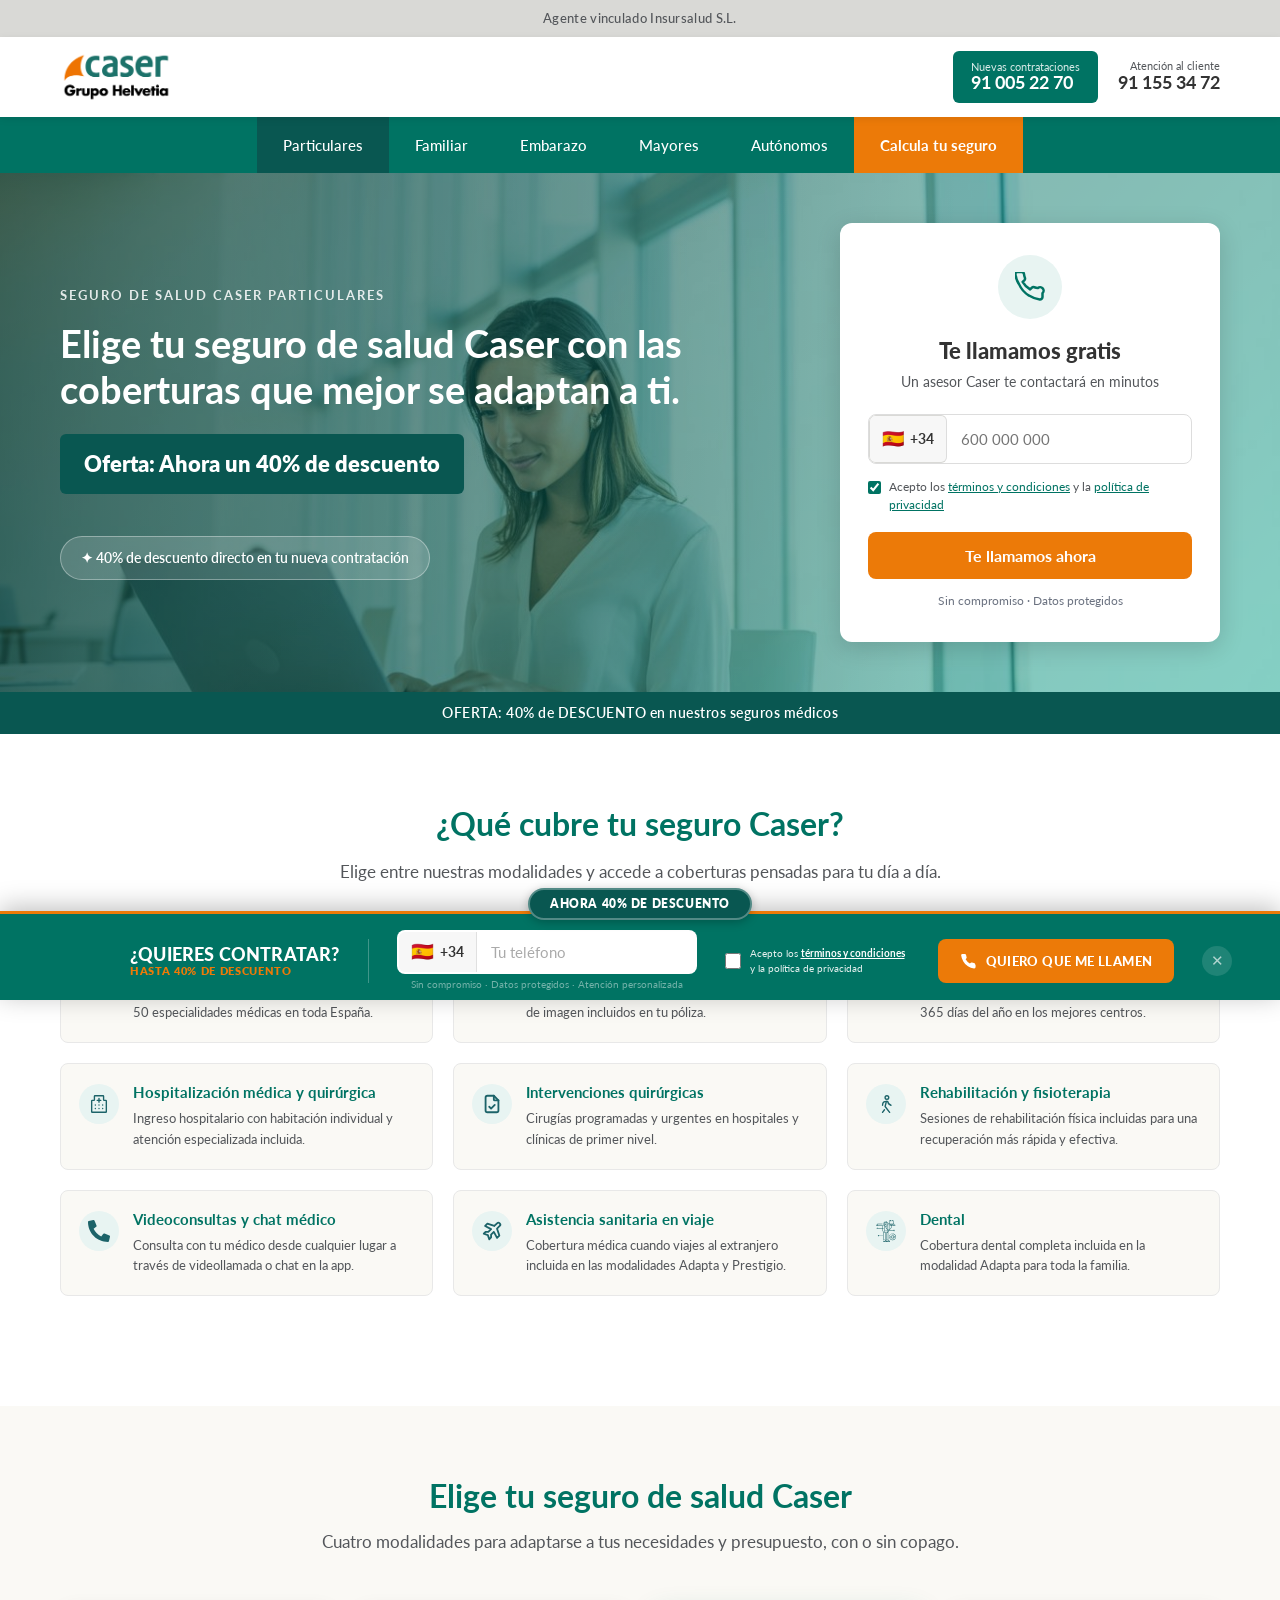
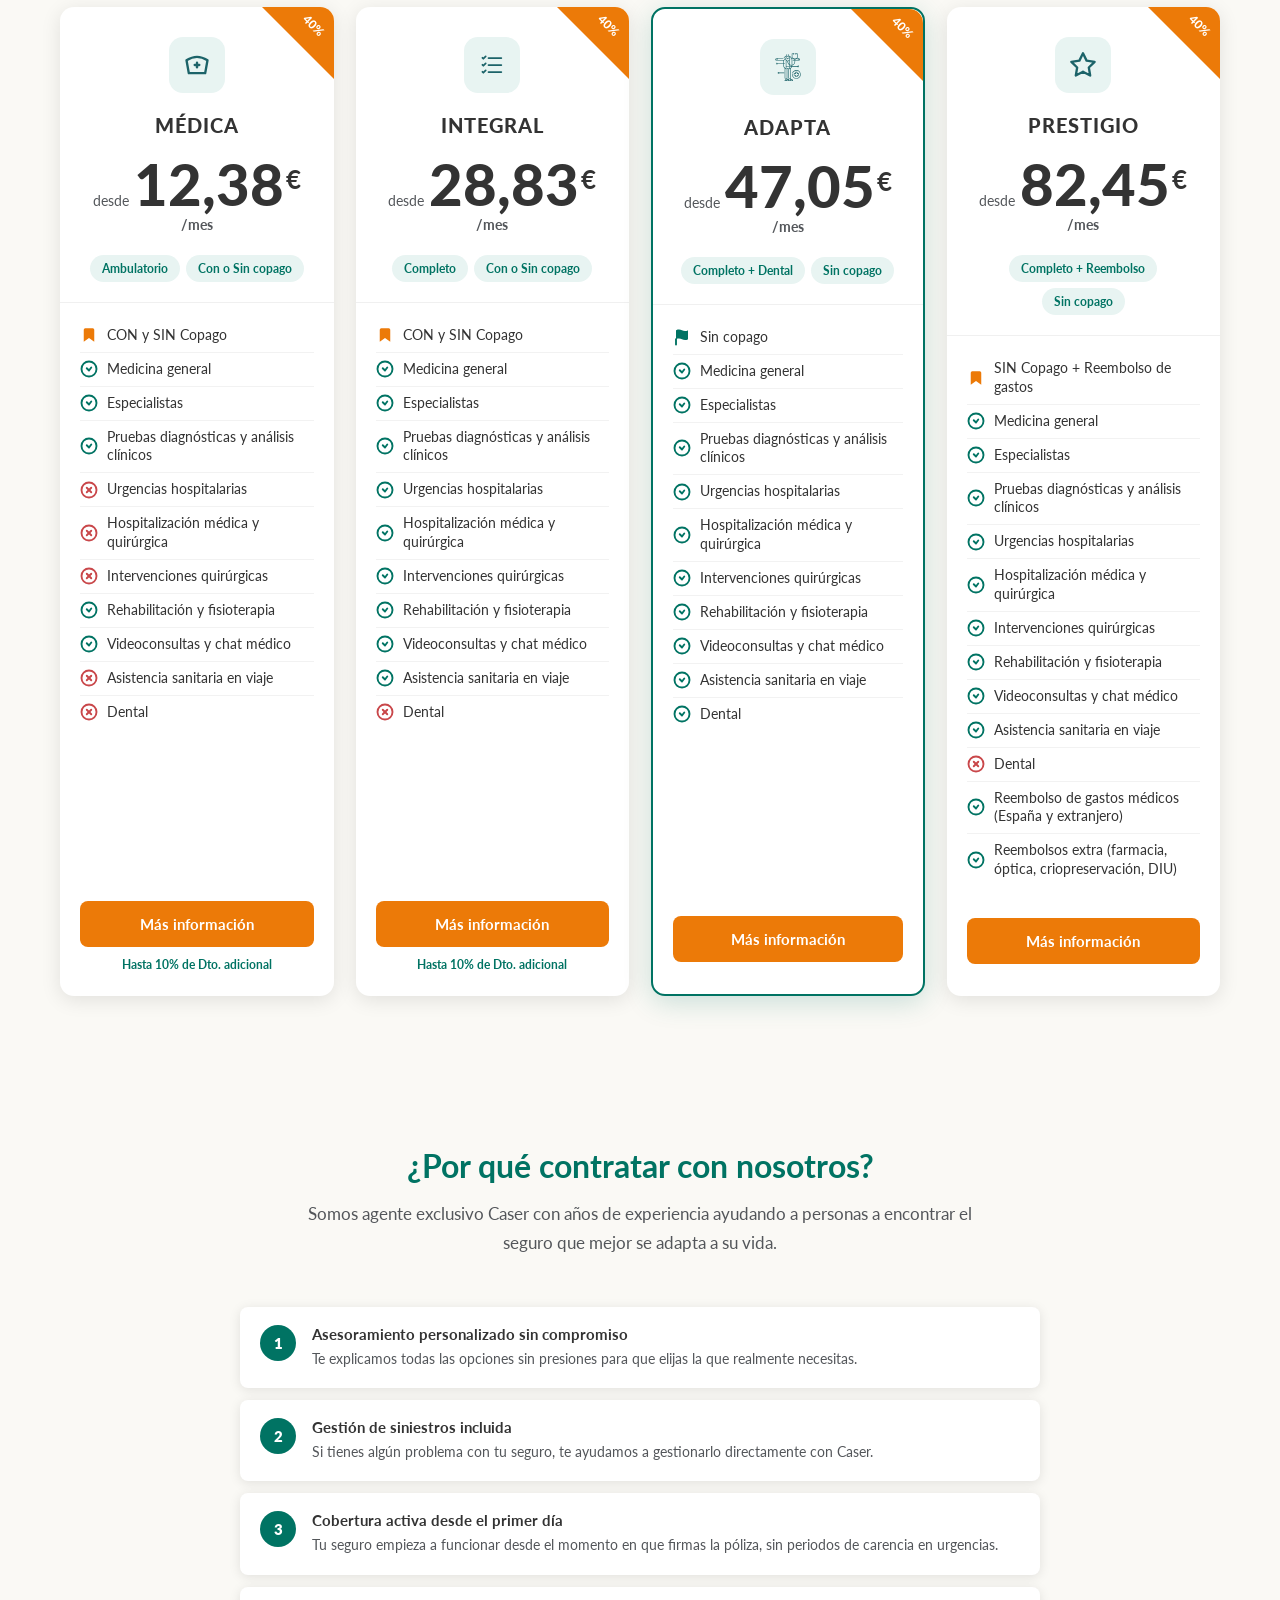
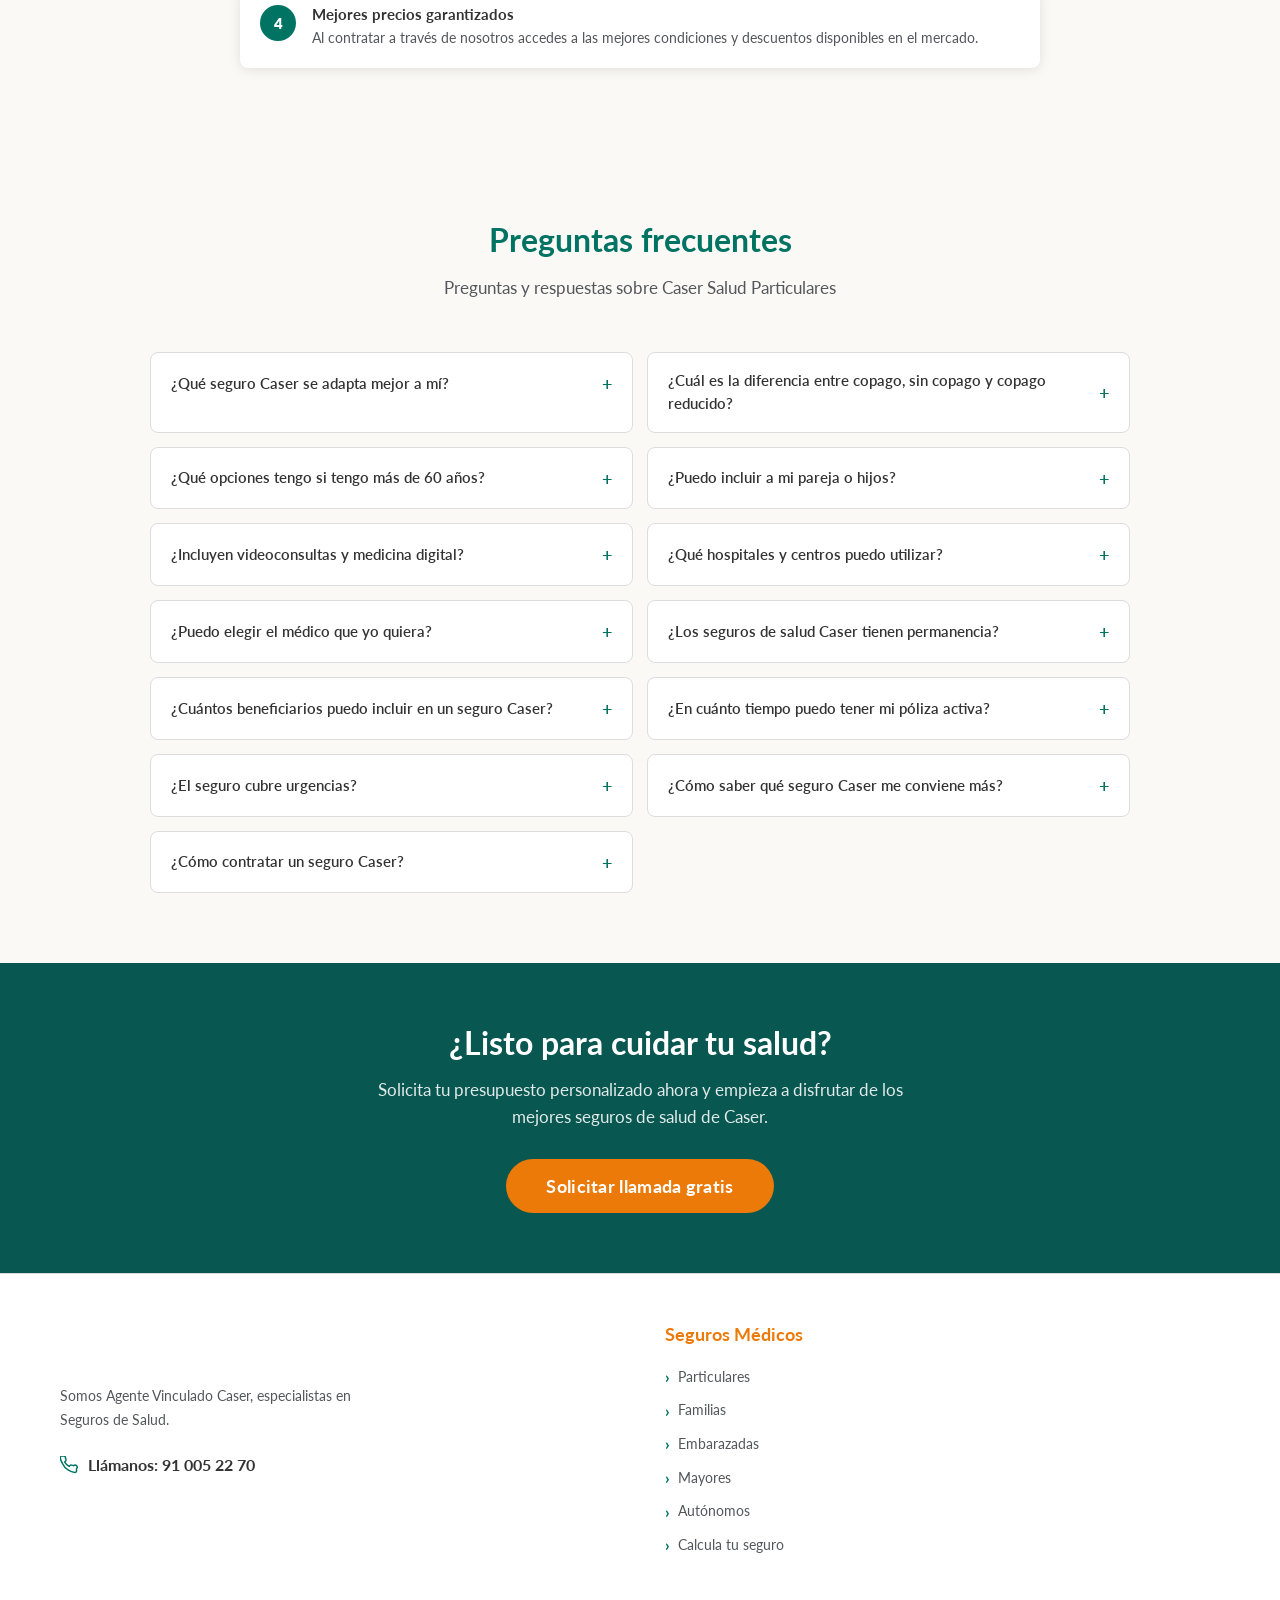
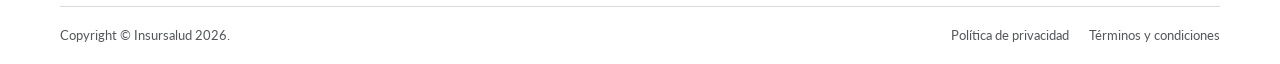
<file: particulares.html>
<!DOCTYPE html>
<html lang="es">
<head>
  <meta charset="UTF-8">
  <meta name="viewport" content="width=device-width, initial-scale=1.0">
  <meta name="description" content="Seguro de Salud Caser para particulares desde 12,38€/mes. Medicina general, especialistas, pruebas diagnósticas, urgencias 24h y medicina digital. Solicita tu precio.">
  <title>Seguro de Salud para Particulares | Caser desde 12,38€/mes</title>
  <link rel="preconnect" href="https://fonts.googleapis.com">
  <link href="https://fonts.googleapis.com/css2?family=Lato:wght@400;700;900&display=swap" rel="stylesheet">
  <link rel="stylesheet" href="/css/styles.css?v=20260550">
  <!-- Google Tag Manager -->
  <script>(function(w,d,s,l,i){w[l]=w[l]||[];w[l].push({'gtm.start':
  new Date().getTime(),event:'gtm.js'});var f=d.getElementsByTagName(s)[0],
  j=d.createElement(s),dl=l!='dataLayer'?'&l='+l:'';j.async=true;j.src=
  'https://www.googletagmanager.com/gtm.js?id='+i+dl;f.parentNode.insertBefore(j,f);
  })(window,document,'script','dataLayer','GTM-MCS2XJCK');</script>
  <!-- End Google Tag Manager -->
  <!-- SEO Optimizado -->
  <link rel="canonical" href="https://caser.ofertaseguromedico.es/particulares/">
  <link rel="icon" type="image/svg+xml" href="/images/favicon.svg">
  <link rel="apple-touch-icon" href="/images/favicon.svg">
  <meta property="og:title" content="Seguro de Salud Caser para Particulares | Desde 12,38€/mes">
  <meta property="og:description" content="Seguro de Salud Caser para particulares. Coberturas médicas desde 12,38€/mes: medicina general, especialistas, pruebas diagnósticas y más. 40% de descuento.">
  <meta property="og:image" content="https://caser.ofertaseguromedico.es/images/hero-particulares.jpeg">
  <meta property="og:url" content="https://caser.ofertaseguromedico.es/particulares/">
  <meta property="og:type" content="website">
  <meta property="og:locale" content="es_ES">
  <meta property="og:site_name" content="Caser Seguros de Salud — Insursalud">
  <meta name="twitter:card" content="summary_large_image">
  <meta name="twitter:title" content="Seguro de Salud Caser para Particulares | Desde 12,38€/mes">
  <meta name="twitter:description" content="Coberturas médicas desde 12,38€/mes. 40% de descuento. Solicita tu precio personalizado sin compromiso.">
  <meta name="twitter:image" content="https://caser.ofertaseguromedico.es/images/hero-particulares.jpeg">
  <script type="application/ld+json">
  {
    "@context": "https://schema.org",
    "@graph": [
    {
      "@type": "BreadcrumbList",
      "itemListElement": [
      {
        "@type": "ListItem",
        "position": 1,
        "name": "Inicio",
        "item": "https://caser.ofertaseguromedico.es/"
      },
      {
        "@type": "ListItem",
        "position": 2,
        "name": "Particulares",
        "item": "https://caser.ofertaseguromedico.es/particulares/"
      }
      ]
    },
    {
      "@type": "FAQPage",
      "mainEntity": [
      {
        "@type": "Question",
        "name": "¿Qué seguro Caser se adapta mejor a mí?",
        "acceptedAnswer": {
          "@type": "Answer",
          "text": "Depende de tu edad, necesidades y si buscas copagos o no. Nuestros asesores te recomendarán entre Adapta, Salud Integral, Salud +60 o Integral 10 Sin Copago, según tu caso concreto."
        }
      },
      {
        "@type": "Question",
        "name": "¿Cuál es la diferencia entre copago, sin copago y copago reducido?",
        "acceptedAnswer": {
          "@type": "Answer",
          "text": "Sin copago: no pagas por uso en la mayoría de servicios. Con copago: prima más baja y pequeños pagos por uso. Copago reducido: combinación de ambas, con algunos actos sin coste y otros con copagos bajos."
        }
      },
      {
        "@type": "Question",
        "name": "¿Qué opciones tengo si tengo más de 60 años?",
        "acceptedAnswer": {
          "@type": "Answer",
          "text": "La mejor opción es Caser Salud +60, un seguro pensado para seniors: sin cuestionario médico complicado, precios ajustados, 5 servicios gratuitos al año y sin copago en medicina digital."
        }
      },
      {
        "@type": "Question",
        "name": "¿Puedo incluir a mi pareja o hijos?",
        "acceptedAnswer": {
          "@type": "Answer",
          "text": "Sí. Además, cuantos más asegurados se incluyan, mayores descuentos."
        }
      },
      {
        "@type": "Question",
        "name": "¿Incluyen videoconsultas y medicina digital?",
        "acceptedAnswer": {
          "@type": "Answer",
          "text": "Sí, todos los seguros Caser Salud incluyen medicina digital 24/7, con consultas por chat, vídeo, receta electrónica y seguimiento."
        }
      },
      {
        "@type": "Question",
        "name": "¿Qué hospitales y centros puedo utilizar?",
        "acceptedAnswer": {
          "@type": "Answer",
          "text": "Tendrás acceso al cuadro médico completo de Caser, uno de los más amplios de España: más de 45.000 profesionales y más de 13.000 centros y clínicas en todas las provincias."
        }
      },
      {
        "@type": "Question",
        "name": "¿Puedo elegir el médico que yo quiera?",
        "acceptedAnswer": {
          "@type": "Answer",
          "text": "Así es. En Caser Seguros contamos con uno de los Cuadros Médicos más amplios de España, para que elijas libremente entre los más de 45.000 profesionales y 13.000 centros de salud incluidos. ¡Además podrás acudir a todas las consultas y pruebas sin listas de espera!"
        }
      },
      {
        "@type": "Question",
        "name": "¿Los seguros de salud Caser tienen permanencia?",
        "acceptedAnswer": {
          "@type": "Answer",
          "text": "Sí, por lo general existe una permanencia anual debido a los precios ajustados y coberturas ofrecidas. Te informaremos exactamente según el producto."
        }
      },
      {
        "@type": "Question",
        "name": "¿Cuántos beneficiarios puedo incluir en un seguro Caser?",
        "acceptedAnswer": {
          "@type": "Answer",
          "text": "Todas nuestras pólizas pueden incluir hasta 10 asegurados, es decir, 9 más el tomador. En Caser Seguros nos adaptamos a cada caso de forma personalizada."
        }
      },
      {
        "@type": "Question",
        "name": "¿En cuánto tiempo puedo tener mi póliza activa?",
        "acceptedAnswer": {
          "@type": "Answer",
          "text": "La activación suele hacerse en 24–48 horas desde la aceptación del cuestionario médico y la firma digital."
        }
      },
      {
        "@type": "Question",
        "name": "¿El seguro cubre urgencias?",
        "acceptedAnswer": {
          "@type": "Answer",
          "text": "Sí, todos los productos incluyen urgencias ambulatorias. Los productos con hospitalización (Adapta, Integral con Copago e Integral 10) incluyen también urgencias hospitalarias."
        }
      },
      {
        "@type": "Question",
        "name": "¿Cómo saber qué seguro Caser me conviene más?",
        "acceptedAnswer": {
          "@type": "Answer",
          "text": "Si quieres conocer más detalles o resolver dudas antes de contratar, puedes solicitar información y un asesor especializado te ayudará a elegir la opción que mejor encaje con tus necesidades."
        }
      },
      {
        "@type": "Question",
        "name": "¿Cómo contratar un seguro Caser?",
        "acceptedAnswer": {
          "@type": "Answer",
          "text": "Puedes solicitar una llamada gratuita y un asesor especializado te ayudará a elegir la modalidad que mejor encaje contigo. Solo tienes que dejar tus datos y te llamamos cuando mejor te venga."
        }
      }
      ]
    }
    ]
  }
  </script>
  <!-- LCP Preload -->
  <link rel="preload" as="image" href="/images/seguro-salud-autonomos-caser-hero.jpeg" fetchpriority="high" type="image/jpeg">
</head>
<body>
  <!-- Google Tag Manager (noscript) -->
  <noscript><iframe src="https://www.googletagmanager.com/ns.html?id=GTM-MCS2XJCK"
  height="0" width="0" style="display:none;visibility:hidden"></iframe></noscript>
  <!-- End Google Tag Manager (noscript) -->

  <div class="top-bar">Agente vinculado Insursalud S.L.</div>

  <header class="site-header">
    <div class="container">
      <div class="header-inner">
        <a href="/" class="site-logo">
          <img src="/images/logo-caser.png" alt="Caser Seguros de Salud" class="logo-img" width="160" height="48" loading="eager">
        </a>
        <div class="header-phones">
          <a href="tel:910052270" class="phone-cta">
            <div>
              <span class="label">Nuevas contrataciones</span>
              <span class="number">91 005 22 70</span>
            </div>
          </a>
          <div class="phone-secondary">
            <span class="label">Atención al cliente</span>
            <a href="tel:911553472" class="number">91 155 34 72</a>
          </div>
        </div>
      </div>
    </div>
  </header>

  <nav class="main-nav">
    <div class="container">
      <button class="nav-toggle" onclick="toggleNav()">☰</button>
      <div class="nav-inner" id="mainNav">
        <a href="/particulares" class="active">Particulares</a>
        <a href="/familiar">Familiar</a>
        <a href="/embarazo">Embarazo</a>
        <a href="/mayores">Mayores</a>
        <a href="/autonomos">Autónomos</a>
        <button type="button" class="nav-cta" onclick="openCallModal('')" style="cursor:pointer;border:none;">Calcula tu seguro</button>
      </div>
    </div>
  </nav>

  <!-- PAGE HERO -->
  <section class="hero hero-particulares">
    <div class="hero-inner">
      <div class="hero-text">
        <p class="eyebrow">SEGURO DE SALUD CASER PARTICULARES</p>
        <h1>Elige tu seguro de salud Caser con las coberturas que mejor se adaptan a ti.</h1>
        <div class="hero-badge">Oferta: Ahora un 40% de descuento</div>
        <br><br>
        <span class="hero-descuento">✦ 40% de descuento directo en tu nueva contratación</span>
      </div>
      <div class="hero-form-card">
      <div class="hf-icon"><svg xmlns="http://www.w3.org/2000/svg" width="30" height="30" viewBox="0 0 24 24" fill="none" stroke="currentColor" stroke-width="2" stroke-linecap="round" stroke-linejoin="round"><path d="M22 16.92v3a2 2 0 01-2.18 2 19.79 19.79 0 01-8.63-3.07A19.5 19.5 0 013.31 9.9 19.79 19.79 0 01.22 1.28 2 2 0 012.2 0h3a2 2 0 012 1.72c.127.96.361 1.903.7 2.81a2 2 0 01-.45 2.11L6.09 7.91a16 16 0 006 6l1.27-1.27a2 2 0 012.11-.45c.907.339 1.85.573 2.81.7A2 2 0 0122 16.92z"/></svg></div>
      <h3>Te llamamos gratis</h3>
      <p class="hf-sub">Un asesor Caser te contactará en minutos</p>
      <div class="hf-wrap" id="heroFormWrap">
        <div class="hf-phone">
          <div class="phone-prefix">
            <span class="flag">🇪🇸</span>
            <span>+34</span>
          </div>
          <input type="tel" id="heroPhone" placeholder="600 000 000" maxlength="11" oninput="formatPhone(this)" onkeydown="if(event.key==='Enter'){submitHeroForm();}">
        </div>
        <span class="phone-error-msg" id="heroPhoneError"></span>
        <div class="PLACEHOLDER_SKIP">
        </div>
        <div class="hf-check">
          <input type="checkbox" id="heroTerms" checked>
          <label for="heroTerms">Acepto los <a href="#" onclick="openLegalModal();return false;">términos y condiciones</a> y la <a href="#" onclick="openLegalModal();return false;">política de privacidad</a></label>
        </div>
        <button type="button" class="hf-submit" onclick="submitHeroForm()">Te llamamos ahora</button>
        <p class="hf-footer">Sin compromiso · Datos protegidos</p>
      </div>
      <div id="heroFormSuccess" style="display:none; text-align:center; padding:10px 0 20px;">
        <div style="font-size:48px; margin-bottom:12px;">✅</div>
        <p style="font-size:17px; font-weight:700; color:var(--color-primary); margin-bottom:8px;">¡Recibido!</p>
        <p style="font-size:14px; color:var(--color-text-medium);">Te llamaremos en los próximos minutos.</p>
      </div>
    </div>
    </div>
  </section>

  <div class="oferta-bar">OFERTA: 40% de DESCUENTO en nuestros seguros médicos</div>

  <!-- COBERTURAS -->
  <section class="coberturas-section">
    <div class="container">
      <h2 class="section-title">¿Qué cubre tu seguro Caser?</h2>
      <p class="section-subtitle">Elige entre nuestras modalidades y accede a coberturas pensadas para tu día a día.</p>

      <div class="coberturas-grid">
        <div class="cobertura-card">
          <div class="cobertura-icon"><img src="/images/nurse.svg" alt="Medicina general y especialistas" width="22" height="22" class="svg-icon" loading="lazy"></div>
          <div>
            <h4>Medicina general y especialistas</h4>
            <p>Acceso directo a médicos de cabecera y más de 50 especialidades médicas en toda España.</p>
          </div>
        </div>
        <div class="cobertura-card">
          <div class="cobertura-icon"><img src="/images/stats-report.svg" alt="Pruebas diagnósticas y análisis clínicos" width="22" height="22" class="svg-icon" loading="lazy"></div>
          <div>
            <h4>Pruebas diagnósticas y análisis</h4>
            <p>Radiografías, ecografías, análisis clínicos y pruebas de imagen incluidos en tu póliza.</p>
          </div>
        </div>
        <div class="cobertura-card">
          <div class="cobertura-icon"><img src="/images/ambulance.svg" alt="Urgencias hospitalarias 24 horas" width="22" height="22" class="svg-icon" loading="lazy"></div>
          <div>
            <h4>Urgencias hospitalarias</h4>
            <p>Atención de urgencias las 24 horas del día, los 365 días del año en los mejores centros.</p>
          </div>
        </div>
        <div class="cobertura-card">
          <div class="cobertura-icon"><img src="/images/hospital.svg" alt="Hospitalización médica y quirúrgica" width="22" height="22" class="svg-icon" loading="lazy"></div>
          <div>
            <h4>Hospitalización médica y quirúrgica</h4>
            <p>Ingreso hospitalario con habitación individual y atención especializada incluida.</p>
          </div>
        </div>
        <div class="cobertura-card">
          <div class="cobertura-icon"><img src="/images/file-check.svg" alt="Intervenciones quirúrgicas" width="22" height="22" class="svg-icon" loading="lazy"></div>
          <div>
            <h4>Intervenciones quirúrgicas</h4>
            <p>Cirugías programadas y urgentes en hospitales y clínicas de primer nivel.</p>
          </div>
        </div>
        <div class="cobertura-card">
          <div class="cobertura-icon"><img src="/images/walking.svg" alt="Rehabilitación y fisioterapia" width="22" height="22" class="svg-icon" loading="lazy"></div>
          <div>
            <h4>Rehabilitación y fisioterapia</h4>
            <p>Sesiones de rehabilitación física incluidas para una recuperación más rápida y efectiva.</p>
          </div>
        </div>
        <div class="cobertura-card">
          <div class="cobertura-icon"><img src="/images/phone.svg" alt="Videoconsultas y chat médico" width="22" height="22" class="svg-icon" loading="lazy"></div>
          <div>
            <h4>Videoconsultas y chat médico</h4>
            <p>Consulta con tu médico desde cualquier lugar a través de videollamada o chat en la app.</p>
          </div>
        </div>
        <div class="cobertura-card">
          <div class="cobertura-icon"><img src="/images/plane-tilt.svg" alt="Asistencia sanitaria en viaje al extranjero" width="22" height="22" class="svg-icon" loading="lazy"></div>
          <div>
            <h4>Asistencia sanitaria en viaje</h4>
            <p>Cobertura médica cuando viajes al extranjero incluida en las modalidades Adapta y Prestigio.</p>
          </div>
        </div>
        <div class="cobertura-card">
          <div class="cobertura-icon"><img src="/images/healthy-check.svg" alt="Coberturas de salud sin copago" width="22" height="22" class="svg-icon" loading="lazy"></div>
          <div>
            <h4>Dental</h4>
            <p>Cobertura dental completa incluida en la modalidad Adapta para toda la familia.</p>
          </div>
        </div>
      </div>
    </div>
  </section>

  <!-- ====================== PLANES ====================== -->
  <section class="planes-section">
    <div class="container">
      <h2 class="section-title">Elige tu seguro de salud Caser</h2>
      <p class="section-subtitle">Cuatro modalidades para adaptarse a tus necesidades y presupuesto, con o sin copago.</p>
      <div class="planes-grid planes-grid-4">

        <!-- MÉDICA -->
        <div class="pc">
          <div class="pc-badge"><span>40%</span></div>
          <div class="pc-top">
            <div class="pc-icon-box"><img src="/images/nurse.svg" alt="MÉDICA" width="28" height="28" class="svg-icon" loading="lazy"></div>
            <div class="pc-name">MÉDICA</div>
            <div class="pc-price"><span class="pc-price-from">desde</span><span class="pc-price-num">12,38</span><span class="pc-price-currency">€</span><span class="pc-price-period">/mes</span></div>
            <div class="pc-tags"><span class="pc-tag">Ambulatorio</span><span class="pc-tag">Con o Sin copago</span></div>
          </div>
          <ul class="pc-features">
            <li><svg xmlns="http://www.w3.org/2000/svg" class="pc-icon" viewBox="0 0 24 24" fill="#EC7A08"><path d="M19 21l-7-5-7 5V5a2 2 0 012-2h10a2 2 0 012 2z"/></svg> CON y SIN Copago</li>
            <li><svg xmlns="http://www.w3.org/2000/svg" class="pc-icon" viewBox="0 0 24 24" fill="none" stroke="#007363" stroke-width="2.5" stroke-linecap="round" stroke-linejoin="round"><circle cx="12" cy="12" r="10"/><polyline points="9 11 12 14 15 10"/></svg> Medicina general</li>
            <li><svg xmlns="http://www.w3.org/2000/svg" class="pc-icon" viewBox="0 0 24 24" fill="none" stroke="#007363" stroke-width="2.5" stroke-linecap="round" stroke-linejoin="round"><circle cx="12" cy="12" r="10"/><polyline points="9 11 12 14 15 10"/></svg> Especialistas</li>
            <li><svg xmlns="http://www.w3.org/2000/svg" class="pc-icon" viewBox="0 0 24 24" fill="none" stroke="#007363" stroke-width="2.5" stroke-linecap="round" stroke-linejoin="round"><circle cx="12" cy="12" r="10"/><polyline points="9 11 12 14 15 10"/></svg> Pruebas diagnósticas y análisis clínicos</li>
            <li><svg xmlns="http://www.w3.org/2000/svg" class="pc-icon" viewBox="0 0 24 24" fill="none" stroke="#c9474a" stroke-width="2.5" stroke-linecap="round" stroke-linejoin="round"><circle cx="12" cy="12" r="10"/><line x1="15" y1="9" x2="9" y2="15"/><line x1="9" y1="9" x2="15" y2="15"/></svg> Urgencias hospitalarias</li>
            <li><svg xmlns="http://www.w3.org/2000/svg" class="pc-icon" viewBox="0 0 24 24" fill="none" stroke="#c9474a" stroke-width="2.5" stroke-linecap="round" stroke-linejoin="round"><circle cx="12" cy="12" r="10"/><line x1="15" y1="9" x2="9" y2="15"/><line x1="9" y1="9" x2="15" y2="15"/></svg> Hospitalización médica y quirúrgica</li>
            <li><svg xmlns="http://www.w3.org/2000/svg" class="pc-icon" viewBox="0 0 24 24" fill="none" stroke="#c9474a" stroke-width="2.5" stroke-linecap="round" stroke-linejoin="round"><circle cx="12" cy="12" r="10"/><line x1="15" y1="9" x2="9" y2="15"/><line x1="9" y1="9" x2="15" y2="15"/></svg> Intervenciones quirúrgicas</li>
            <li><svg xmlns="http://www.w3.org/2000/svg" class="pc-icon" viewBox="0 0 24 24" fill="none" stroke="#007363" stroke-width="2.5" stroke-linecap="round" stroke-linejoin="round"><circle cx="12" cy="12" r="10"/><polyline points="9 11 12 14 15 10"/></svg> Rehabilitación y fisioterapia</li>
            <li><svg xmlns="http://www.w3.org/2000/svg" class="pc-icon" viewBox="0 0 24 24" fill="none" stroke="#007363" stroke-width="2.5" stroke-linecap="round" stroke-linejoin="round"><circle cx="12" cy="12" r="10"/><polyline points="9 11 12 14 15 10"/></svg> Videoconsultas y chat médico</li>
            <li><svg xmlns="http://www.w3.org/2000/svg" class="pc-icon" viewBox="0 0 24 24" fill="none" stroke="#c9474a" stroke-width="2.5" stroke-linecap="round" stroke-linejoin="round"><circle cx="12" cy="12" r="10"/><line x1="15" y1="9" x2="9" y2="15"/><line x1="9" y1="9" x2="15" y2="15"/></svg> Asistencia sanitaria en viaje</li>
            <li><svg xmlns="http://www.w3.org/2000/svg" class="pc-icon" viewBox="0 0 24 24" fill="none" stroke="#c9474a" stroke-width="2.5" stroke-linecap="round" stroke-linejoin="round"><circle cx="12" cy="12" r="10"/><line x1="15" y1="9" x2="9" y2="15"/><line x1="9" y1="9" x2="15" y2="15"/></svg> Dental</li>
          </ul>
          <div class="pc-footer">
            <button type="button" class="pc-btn" onclick="openCallModal('MÉDICA')">Más información</button>
            <p class="pc-discount-note">Hasta 10% de Dto. adicional</p>
          </div>
        </div>

        <!-- INTEGRAL -->
        <div class="pc">
          <div class="pc-badge"><span>40%</span></div>
          <div class="pc-top">
            <div class="pc-icon-box"><img src="/images/task-list.svg" alt="INTEGRAL" width="28" height="28" class="svg-icon" loading="lazy"></div>
            <div class="pc-name">INTEGRAL</div>
            <div class="pc-price"><span class="pc-price-from">desde</span><span class="pc-price-num">28,83</span><span class="pc-price-currency">€</span><span class="pc-price-period">/mes</span></div>
            <div class="pc-tags"><span class="pc-tag">Completo</span><span class="pc-tag">Con o Sin copago</span></div>
          </div>
          <ul class="pc-features">
            <li><svg xmlns="http://www.w3.org/2000/svg" class="pc-icon" viewBox="0 0 24 24" fill="#EC7A08"><path d="M19 21l-7-5-7 5V5a2 2 0 012-2h10a2 2 0 012 2z"/></svg> CON y SIN Copago</li>
            <li><svg xmlns="http://www.w3.org/2000/svg" class="pc-icon" viewBox="0 0 24 24" fill="none" stroke="#007363" stroke-width="2.5" stroke-linecap="round" stroke-linejoin="round"><circle cx="12" cy="12" r="10"/><polyline points="9 11 12 14 15 10"/></svg> Medicina general</li>
            <li><svg xmlns="http://www.w3.org/2000/svg" class="pc-icon" viewBox="0 0 24 24" fill="none" stroke="#007363" stroke-width="2.5" stroke-linecap="round" stroke-linejoin="round"><circle cx="12" cy="12" r="10"/><polyline points="9 11 12 14 15 10"/></svg> Especialistas</li>
            <li><svg xmlns="http://www.w3.org/2000/svg" class="pc-icon" viewBox="0 0 24 24" fill="none" stroke="#007363" stroke-width="2.5" stroke-linecap="round" stroke-linejoin="round"><circle cx="12" cy="12" r="10"/><polyline points="9 11 12 14 15 10"/></svg> Pruebas diagnósticas y análisis clínicos</li>
            <li><svg xmlns="http://www.w3.org/2000/svg" class="pc-icon" viewBox="0 0 24 24" fill="none" stroke="#007363" stroke-width="2.5" stroke-linecap="round" stroke-linejoin="round"><circle cx="12" cy="12" r="10"/><polyline points="9 11 12 14 15 10"/></svg> Urgencias hospitalarias</li>
            <li><svg xmlns="http://www.w3.org/2000/svg" class="pc-icon" viewBox="0 0 24 24" fill="none" stroke="#007363" stroke-width="2.5" stroke-linecap="round" stroke-linejoin="round"><circle cx="12" cy="12" r="10"/><polyline points="9 11 12 14 15 10"/></svg> Hospitalización médica y quirúrgica</li>
            <li><svg xmlns="http://www.w3.org/2000/svg" class="pc-icon" viewBox="0 0 24 24" fill="none" stroke="#007363" stroke-width="2.5" stroke-linecap="round" stroke-linejoin="round"><circle cx="12" cy="12" r="10"/><polyline points="9 11 12 14 15 10"/></svg> Intervenciones quirúrgicas</li>
            <li><svg xmlns="http://www.w3.org/2000/svg" class="pc-icon" viewBox="0 0 24 24" fill="none" stroke="#007363" stroke-width="2.5" stroke-linecap="round" stroke-linejoin="round"><circle cx="12" cy="12" r="10"/><polyline points="9 11 12 14 15 10"/></svg> Rehabilitación y fisioterapia</li>
            <li><svg xmlns="http://www.w3.org/2000/svg" class="pc-icon" viewBox="0 0 24 24" fill="none" stroke="#007363" stroke-width="2.5" stroke-linecap="round" stroke-linejoin="round"><circle cx="12" cy="12" r="10"/><polyline points="9 11 12 14 15 10"/></svg> Videoconsultas y chat médico</li>
            <li><svg xmlns="http://www.w3.org/2000/svg" class="pc-icon" viewBox="0 0 24 24" fill="none" stroke="#007363" stroke-width="2.5" stroke-linecap="round" stroke-linejoin="round"><circle cx="12" cy="12" r="10"/><polyline points="9 11 12 14 15 10"/></svg> Asistencia sanitaria en viaje</li>
            <li><svg xmlns="http://www.w3.org/2000/svg" class="pc-icon" viewBox="0 0 24 24" fill="none" stroke="#c9474a" stroke-width="2.5" stroke-linecap="round" stroke-linejoin="round"><circle cx="12" cy="12" r="10"/><line x1="15" y1="9" x2="9" y2="15"/><line x1="9" y1="9" x2="15" y2="15"/></svg> Dental</li>
          </ul>
          <div class="pc-footer">
            <button type="button" class="pc-btn" onclick="openCallModal('INTEGRAL')">Más información</button>
            <p class="pc-discount-note">Hasta 10% de Dto. adicional</p>
          </div>
        </div>

        <!-- ADAPTA -->
        <div class="pc pc-featured">
          <div class="pc-badge"><span>40%</span></div>
          <div class="pc-top">
            <div class="pc-icon-box"><img src="/images/healthy-check.svg" alt="ADAPTA" width="28" height="28" class="svg-icon" loading="lazy"></div>
            <div class="pc-name">ADAPTA</div>
            <div class="pc-price"><span class="pc-price-from">desde</span><span class="pc-price-num">47,05</span><span class="pc-price-currency">€</span><span class="pc-price-period">/mes</span></div>
            <div class="pc-tags"><span class="pc-tag">Completo + Dental</span><span class="pc-tag">Sin copago</span></div>
          </div>
          <ul class="pc-features">
            <li><svg xmlns="http://www.w3.org/2000/svg" class="pc-icon" viewBox="0 0 24 24"><path fill="#007363" d="M4 15s1-1 4-1 5 2 8 2 4-1 4-1V3s-1 1-4 1-5-2-8-2-4 1-4 1z"/><line x1="4" y1="22" x2="4" y2="15" stroke="#007363" stroke-width="2.5" stroke-linecap="round"/></svg> Sin copago</li>
            <li><svg xmlns="http://www.w3.org/2000/svg" class="pc-icon" viewBox="0 0 24 24" fill="none" stroke="#007363" stroke-width="2.5" stroke-linecap="round" stroke-linejoin="round"><circle cx="12" cy="12" r="10"/><polyline points="9 11 12 14 15 10"/></svg> Medicina general</li>
            <li><svg xmlns="http://www.w3.org/2000/svg" class="pc-icon" viewBox="0 0 24 24" fill="none" stroke="#007363" stroke-width="2.5" stroke-linecap="round" stroke-linejoin="round"><circle cx="12" cy="12" r="10"/><polyline points="9 11 12 14 15 10"/></svg> Especialistas</li>
            <li><svg xmlns="http://www.w3.org/2000/svg" class="pc-icon" viewBox="0 0 24 24" fill="none" stroke="#007363" stroke-width="2.5" stroke-linecap="round" stroke-linejoin="round"><circle cx="12" cy="12" r="10"/><polyline points="9 11 12 14 15 10"/></svg> Pruebas diagnósticas y análisis clínicos</li>
            <li><svg xmlns="http://www.w3.org/2000/svg" class="pc-icon" viewBox="0 0 24 24" fill="none" stroke="#007363" stroke-width="2.5" stroke-linecap="round" stroke-linejoin="round"><circle cx="12" cy="12" r="10"/><polyline points="9 11 12 14 15 10"/></svg> Urgencias hospitalarias</li>
            <li><svg xmlns="http://www.w3.org/2000/svg" class="pc-icon" viewBox="0 0 24 24" fill="none" stroke="#007363" stroke-width="2.5" stroke-linecap="round" stroke-linejoin="round"><circle cx="12" cy="12" r="10"/><polyline points="9 11 12 14 15 10"/></svg> Hospitalización médica y quirúrgica</li>
            <li><svg xmlns="http://www.w3.org/2000/svg" class="pc-icon" viewBox="0 0 24 24" fill="none" stroke="#007363" stroke-width="2.5" stroke-linecap="round" stroke-linejoin="round"><circle cx="12" cy="12" r="10"/><polyline points="9 11 12 14 15 10"/></svg> Intervenciones quirúrgicas</li>
            <li><svg xmlns="http://www.w3.org/2000/svg" class="pc-icon" viewBox="0 0 24 24" fill="none" stroke="#007363" stroke-width="2.5" stroke-linecap="round" stroke-linejoin="round"><circle cx="12" cy="12" r="10"/><polyline points="9 11 12 14 15 10"/></svg> Rehabilitación y fisioterapia</li>
            <li><svg xmlns="http://www.w3.org/2000/svg" class="pc-icon" viewBox="0 0 24 24" fill="none" stroke="#007363" stroke-width="2.5" stroke-linecap="round" stroke-linejoin="round"><circle cx="12" cy="12" r="10"/><polyline points="9 11 12 14 15 10"/></svg> Videoconsultas y chat médico</li>
            <li><svg xmlns="http://www.w3.org/2000/svg" class="pc-icon" viewBox="0 0 24 24" fill="none" stroke="#007363" stroke-width="2.5" stroke-linecap="round" stroke-linejoin="round"><circle cx="12" cy="12" r="10"/><polyline points="9 11 12 14 15 10"/></svg> Asistencia sanitaria en viaje</li>
            <li><svg xmlns="http://www.w3.org/2000/svg" class="pc-icon" viewBox="0 0 24 24" fill="none" stroke="#007363" stroke-width="2.5" stroke-linecap="round" stroke-linejoin="round"><circle cx="12" cy="12" r="10"/><polyline points="9 11 12 14 15 10"/></svg> Dental</li>
          </ul>
          <div class="pc-footer">
            <button type="button" class="pc-btn" onclick="openCallModal('ADAPTA')">Más información</button>
          </div>
        </div>

        <!-- PRESTIGIO -->
        <div class="pc">
          <div class="pc-badge"><span>40%</span></div>
          <div class="pc-top">
            <div class="pc-icon-box"><img src="/images/star.svg" alt="PRESTIGIO" width="28" height="28" class="svg-icon" loading="lazy"></div>
            <div class="pc-name">PRESTIGIO</div>
            <div class="pc-price"><span class="pc-price-from">desde</span><span class="pc-price-num">82,45</span><span class="pc-price-currency">€</span><span class="pc-price-period">/mes</span></div>
            <div class="pc-tags"><span class="pc-tag">Completo + Reembolso</span><span class="pc-tag">Sin copago</span></div>
          </div>
          <ul class="pc-features">
            <li><svg xmlns="http://www.w3.org/2000/svg" class="pc-icon" viewBox="0 0 24 24" fill="#EC7A08"><path d="M19 21l-7-5-7 5V5a2 2 0 012-2h10a2 2 0 012 2z"/></svg> SIN Copago + Reembolso de gastos</li>
            <li><svg xmlns="http://www.w3.org/2000/svg" class="pc-icon" viewBox="0 0 24 24" fill="none" stroke="#007363" stroke-width="2.5" stroke-linecap="round" stroke-linejoin="round"><circle cx="12" cy="12" r="10"/><polyline points="9 11 12 14 15 10"/></svg> Medicina general</li>
            <li><svg xmlns="http://www.w3.org/2000/svg" class="pc-icon" viewBox="0 0 24 24" fill="none" stroke="#007363" stroke-width="2.5" stroke-linecap="round" stroke-linejoin="round"><circle cx="12" cy="12" r="10"/><polyline points="9 11 12 14 15 10"/></svg> Especialistas</li>
            <li><svg xmlns="http://www.w3.org/2000/svg" class="pc-icon" viewBox="0 0 24 24" fill="none" stroke="#007363" stroke-width="2.5" stroke-linecap="round" stroke-linejoin="round"><circle cx="12" cy="12" r="10"/><polyline points="9 11 12 14 15 10"/></svg> Pruebas diagnósticas y análisis clínicos</li>
            <li><svg xmlns="http://www.w3.org/2000/svg" class="pc-icon" viewBox="0 0 24 24" fill="none" stroke="#007363" stroke-width="2.5" stroke-linecap="round" stroke-linejoin="round"><circle cx="12" cy="12" r="10"/><polyline points="9 11 12 14 15 10"/></svg> Urgencias hospitalarias</li>
            <li><svg xmlns="http://www.w3.org/2000/svg" class="pc-icon" viewBox="0 0 24 24" fill="none" stroke="#007363" stroke-width="2.5" stroke-linecap="round" stroke-linejoin="round"><circle cx="12" cy="12" r="10"/><polyline points="9 11 12 14 15 10"/></svg> Hospitalización médica y quirúrgica</li>
            <li><svg xmlns="http://www.w3.org/2000/svg" class="pc-icon" viewBox="0 0 24 24" fill="none" stroke="#007363" stroke-width="2.5" stroke-linecap="round" stroke-linejoin="round"><circle cx="12" cy="12" r="10"/><polyline points="9 11 12 14 15 10"/></svg> Intervenciones quirúrgicas</li>
            <li><svg xmlns="http://www.w3.org/2000/svg" class="pc-icon" viewBox="0 0 24 24" fill="none" stroke="#007363" stroke-width="2.5" stroke-linecap="round" stroke-linejoin="round"><circle cx="12" cy="12" r="10"/><polyline points="9 11 12 14 15 10"/></svg> Rehabilitación y fisioterapia</li>
            <li><svg xmlns="http://www.w3.org/2000/svg" class="pc-icon" viewBox="0 0 24 24" fill="none" stroke="#007363" stroke-width="2.5" stroke-linecap="round" stroke-linejoin="round"><circle cx="12" cy="12" r="10"/><polyline points="9 11 12 14 15 10"/></svg> Videoconsultas y chat médico</li>
            <li><svg xmlns="http://www.w3.org/2000/svg" class="pc-icon" viewBox="0 0 24 24" fill="none" stroke="#007363" stroke-width="2.5" stroke-linecap="round" stroke-linejoin="round"><circle cx="12" cy="12" r="10"/><polyline points="9 11 12 14 15 10"/></svg> Asistencia sanitaria en viaje</li>
            <li><svg xmlns="http://www.w3.org/2000/svg" class="pc-icon" viewBox="0 0 24 24" fill="none" stroke="#c9474a" stroke-width="2.5" stroke-linecap="round" stroke-linejoin="round"><circle cx="12" cy="12" r="10"/><line x1="15" y1="9" x2="9" y2="15"/><line x1="9" y1="9" x2="15" y2="15"/></svg> Dental</li>
            <li><svg xmlns="http://www.w3.org/2000/svg" class="pc-icon" viewBox="0 0 24 24" fill="none" stroke="#007363" stroke-width="2.5" stroke-linecap="round" stroke-linejoin="round"><circle cx="12" cy="12" r="10"/><polyline points="9 11 12 14 15 10"/></svg> Reembolso de gastos médicos (España y extranjero)</li>
            <li><svg xmlns="http://www.w3.org/2000/svg" class="pc-icon" viewBox="0 0 24 24" fill="none" stroke="#007363" stroke-width="2.5" stroke-linecap="round" stroke-linejoin="round"><circle cx="12" cy="12" r="10"/><polyline points="9 11 12 14 15 10"/></svg> Reembolsos extra (farmacia, óptica, criopreservación, DIU)</li>
          </ul>
          <div class="pc-footer">
            <button type="button" class="pc-btn" onclick="openCallModal('PRESTIGIO')">Más información</button>
          </div>
        </div>

      </div>
    </div>
  </section>
  <!-- ==================== FIN PLANES ====================  -->

  <!-- VENTAJAS -->
  <section class="ventajas-section">
    <div class="container">
      <h2 class="section-title">¿Por qué contratar con nosotros?</h2>
      <p class="section-subtitle">Somos agente exclusivo Caser con años de experiencia ayudando a personas a encontrar el seguro que mejor se adapta a su vida.</p>
      <div class="ventajas-list">
        <div class="ventaja-item">
          <div class="ventaja-num">1</div>
          <div>
            <h4>Asesoramiento personalizado sin compromiso</h4>
            <p>Te explicamos todas las opciones sin presiones para que elijas la que realmente necesitas.</p>
          </div>
        </div>
        <div class="ventaja-item">
          <div class="ventaja-num">2</div>
          <div>
            <h4>Gestión de siniestros incluida</h4>
            <p>Si tienes algún problema con tu seguro, te ayudamos a gestionarlo directamente con Caser.</p>
          </div>
        </div>
        <div class="ventaja-item">
          <div class="ventaja-num">3</div>
          <div>
            <h4>Cobertura activa desde el primer día</h4>
            <p>Tu seguro empieza a funcionar desde el momento en que firmas la póliza, sin periodos de carencia en urgencias.</p>
          </div>
        </div>
        <div class="ventaja-item">
          <div class="ventaja-num">4</div>
          <div>
            <h4>Mejores precios garantizados</h4>
            <p>Al contratar a través de nosotros accedes a las mejores condiciones y descuentos disponibles en el mercado.</p>
          </div>
        </div>
      </div>
    </div>
  </section>



  <!-- FAQ SECTION -->
  <section class="faq-section">
    <div class="container">
      <h2 class="section-title">Preguntas frecuentes</h2>
      <p class="section-subtitle">Preguntas y respuestas sobre Caser Salud Particulares</p>
      <div class="faq-grid">
      <div class="faq-item" onclick="toggleFaq(this)">
        <div class="faq-question">¿Qué seguro Caser se adapta mejor a mí?<span class="faq-icon">+</span></div>
        <div class="faq-answer"><p>Depende de tu edad, necesidades y si buscas copagos o no. Nuestros asesores te recomendarán entre Adapta, Salud Integral, Salud +60 o Integral 10 Sin Copago, según tu caso concreto.</p></div>
      </div>
      <div class="faq-item" onclick="toggleFaq(this)">
        <div class="faq-question">¿Cuál es la diferencia entre copago, sin copago y copago reducido?<span class="faq-icon">+</span></div>
        <div class="faq-answer"><p><strong>Sin copago:</strong> no pagas por uso en la mayoría de servicios. <strong>Con copago:</strong> prima más baja y pequeños pagos por uso. <strong>Copago reducido:</strong> combinación de ambas, con algunos actos sin coste y otros con copagos bajos.</p></div>
      </div>
      <div class="faq-item" onclick="toggleFaq(this)">
        <div class="faq-question">¿Qué opciones tengo si tengo más de 60 años?<span class="faq-icon">+</span></div>
        <div class="faq-answer"><p>La mejor opción es Caser Salud +60, un seguro pensado para seniors: sin cuestionario médico complicado, precios ajustados, 5 servicios gratuitos al año y sin copago en medicina digital.</p></div>
      </div>
      <div class="faq-item" onclick="toggleFaq(this)">
        <div class="faq-question">¿Puedo incluir a mi pareja o hijos?<span class="faq-icon">+</span></div>
        <div class="faq-answer"><p>Sí. Además, cuantos más asegurados se incluyan, mayores descuentos.</p></div>
      </div>
      <div class="faq-item" onclick="toggleFaq(this)">
        <div class="faq-question">¿Incluyen videoconsultas y medicina digital?<span class="faq-icon">+</span></div>
        <div class="faq-answer"><p>Sí, todos los seguros Caser Salud incluyen medicina digital 24/7, con consultas por chat, vídeo, receta electrónica y seguimiento.</p></div>
      </div>
      <div class="faq-item" onclick="toggleFaq(this)">
        <div class="faq-question">¿Qué hospitales y centros puedo utilizar?<span class="faq-icon">+</span></div>
        <div class="faq-answer"><p>Tendrás acceso al cuadro médico completo de Caser, uno de los más amplios de España: más de 45.000 profesionales y más de 13.000 centros y clínicas en todas las provincias.</p></div>
      </div>
      <div class="faq-item" onclick="toggleFaq(this)">
        <div class="faq-question">¿Puedo elegir el médico que yo quiera?<span class="faq-icon">+</span></div>
        <div class="faq-answer"><p>Así es. En Caser Seguros contamos con uno de los Cuadros Médicos más amplios de España, para que elijas libremente entre los más de 45.000 profesionales y 13.000 centros de salud incluidos. ¡Además podrás acudir a todas las consultas y pruebas sin listas de espera!</p></div>
      </div>
      <div class="faq-item" onclick="toggleFaq(this)">
        <div class="faq-question">¿Los seguros de salud Caser tienen permanencia?<span class="faq-icon">+</span></div>
        <div class="faq-answer"><p>Sí, por lo general existe una permanencia anual debido a los precios ajustados y coberturas ofrecidas. Te informaremos exactamente según el producto.</p></div>
      </div>
      <div class="faq-item" onclick="toggleFaq(this)">
        <div class="faq-question">¿Cuántos beneficiarios puedo incluir en un seguro Caser?<span class="faq-icon">+</span></div>
        <div class="faq-answer"><p>Todas nuestras pólizas pueden incluir hasta 10 asegurados, es decir, 9 más el tomador. En Caser Seguros nos adaptamos a cada caso de forma personalizada.</p></div>
      </div>
      <div class="faq-item" onclick="toggleFaq(this)">
        <div class="faq-question">¿En cuánto tiempo puedo tener mi póliza activa?<span class="faq-icon">+</span></div>
        <div class="faq-answer"><p>La activación suele hacerse en 24–48 horas desde la aceptación del cuestionario médico y la firma digital.</p></div>
      </div>
      <div class="faq-item" onclick="toggleFaq(this)">
        <div class="faq-question">¿El seguro cubre urgencias?<span class="faq-icon">+</span></div>
        <div class="faq-answer"><p>Sí, todos los productos incluyen urgencias ambulatorias. Los productos con hospitalización (Adapta, Integral con Copago e Integral 10) incluyen también urgencias hospitalarias.</p></div>
      </div>
      <div class="faq-item" onclick="toggleFaq(this)">
        <div class="faq-question">¿Cómo saber qué seguro Caser me conviene más?<span class="faq-icon">+</span></div>
        <div class="faq-answer"><p>Si quieres conocer más detalles o resolver dudas antes de contratar, puedes solicitar información y un asesor especializado te ayudará a elegir la opción que mejor encaje con tus necesidades.</p></div>
      </div>
      <div class="faq-item" onclick="toggleFaq(this)">
        <div class="faq-question">¿Cómo contratar un seguro Caser?<span class="faq-icon">+</span></div>
        <div class="faq-answer"><p>Puedes solicitar una llamada gratuita y un asesor especializado te ayudará a elegir la modalidad que mejor encaje contigo. Solo tienes que dejar tus datos y te llamamos cuando mejor te venga.</p></div>
      </div>
      </div>
    </div>
  </section>

  <!-- CTA BOTTOM -->
  <section class="cta-bottom">
    <div class="container">
      <h2>¿Listo para cuidar tu salud?</h2>
      <p>Solicita tu presupuesto personalizado ahora y empieza a disfrutar de los mejores seguros de salud de Caser.</p>
      <div class="btn-group">
        <button class="btn btn-cta btn-lg" onclick="openCallModal('')" style="cursor:pointer;">Solicitar llamada gratis</button>
      </div>
    </div>
  </section>

  <!-- FOOTER -->
  <footer class="site-footer">
    <div class="container">
      <div class="footer-inner">
        <div class="footer-brand">
          <div class="logo-wrap">
            <img src="/images/logo-caser-blanco.png" alt="Caser Seguros" class="logo-img-footer" width="140" height="42" loading="lazy">
          </div>
          <p>Somos Agente Vinculado Caser, especialistas en Seguros de Salud.</p>
          <div class="footer-phone">
            <svg width="18" height="18" viewBox="0 0 24 24" fill="none" stroke="#007363" stroke-width="2" stroke-linecap="round" stroke-linejoin="round"><path d="M22 16.92v3a2 2 0 01-2.18 2 19.79 19.79 0 01-8.63-3.07A19.5 19.5 0 013.31 9.9 19.79 19.79 0 01.22 1.28 2 2 0 012.2 0h3a2 2 0 012 1.72c.127.96.361 1.903.7 2.81a2 2 0 01-.45 2.11L6.09 7.91a16 16 0 006 6l1.27-1.27a2 2 0 012.11-.45c.907.339 1.85.573 2.81.7A2 2 0 0122 16.92z"/></svg>
            <span>Llámanos: <a href="tel:910052270">91 005 22 70</a></span>
          </div>
        </div>
        <div class="footer-nav">
          <h4>Seguros Médicos</h4>
          <ul>
            <li><a href="/particulares">Particulares</a></li>
            <li><a href="/familiar">Familias</a></li>
            <li><a href="/embarazo">Embarazadas</a></li>
            <li><a href="/mayores">Mayores</a></li>
            <li><a href="/autonomos">Autónomos</a></li>
            <li><a href="#" onclick="openCallModal('');return false;">Calcula tu seguro</a></li>
          </ul>
        </div>
      </div>
      <div class="footer-bottom">
        <p>Copyright © Insursalud 2026.</p>
        <div class="footer-legal">
          <a href="/avisolegal-poliiticadeprivacidad/">Política de privacidad</a>
          <a href="/avisolegal-poliiticadeprivacidad/">Términos y condiciones</a>
        </div>
      </div>
    </div>
  </footer>

  <div id="sticky-banner" role="complementary" aria-label="Oferta Caser">
    <div class="sb-pill-row"><div class="sb-pill">Ahora 40% de descuento</div></div>
    <div class="sb-inner">

      <!-- LEFT -->
      <div class="sb-left">
        <div class="sb-headline">
          <strong>¿Quieres contratar?</strong>
          <span>Hasta 40% de descuento</span>
        </div>
      </div>

      <div class="sb-divider"></div>

      <!-- PHONE -->
      <div class="sb-phone-col">
        <div class="sb-phone-wrap">
          <div class="sb-prefix"><span class="sb-flag">🇪🇸</span><span>+34</span></div>
          <input type="tel" id="sb-phone" placeholder="Tu teléfono" maxlength="11" autocomplete="tel" aria-label="Tu número de teléfono">
        </div>
        <span class="sb-subtxt">Sin compromiso · Datos protegidos · Atención personalizada</span>
      </div>

      <!-- TERMS -->
      <label class="sb-terms">
        <input type="checkbox" id="sb-terms" required>
        <span>Acepto los <a href="#" class="sb-terms-link">términos y condiciones</a> y la política de privacidad</span>
      </label>

      <!-- CTA -->
      <form id="sb-form" novalidate style="display:contents">
        <button type="submit" class="sb-cta-btn" aria-label="Solicitar llamada">
          <svg viewBox="0 0 24 24" xmlns="http://www.w3.org/2000/svg"><path d="M22 16.92v3a2 2 0 0 1-2.18 2 19.79 19.79 0 0 1-8.63-3.07A19.5 19.5 0 0 1 4.69 12a19.79 19.79 0 0 1-3.07-8.67A2 2 0 0 1 3.6 1.27h3a2 2 0 0 1 2 1.72c.127.96.361 1.903.7 2.81a2 2 0 0 1-.45 2.11L7.91 8.91a16 16 0 0 0 6 6l.91-.91a2 2 0 0 1 2.11-.45c.907.339 1.85.573 2.81.7a2 2 0 0 1 1.72 2.02z"/></svg>
          Quiero que me llamen
        </button>
      </form>

      <button class="sb-close" id="sb-close-btn" aria-label="Cerrar">✕</button>
      <span class="sb-error" id="sb-error" role="alert"></span>
    </div>
  </div>
  <!-- END STICKY BANNER -->

  <!-- MODAL TÉRMINOS Y CONDICIONES -->
  <div id="sb-modal" role="dialog" aria-modal="true" aria-labelledby="sb-modal-title" style="display:none">
    <div class="sb-modal-overlay"></div>
    <div class="sb-modal-box">
      <button class="sb-modal-close" id="sb-modal-close" aria-label="Cerrar">✕</button>
      <h2 id="sb-modal-title">Términos, Condiciones y Política de Privacidad</h2>
      <p>Información básica sobre protección de datos personales</p>
      <h3>Información del Responsable</h3>
      <table class="sb-modal-table">
        <tr><th>Responsable</th><td>INSURSALUD, S.L. — Agente Vinculado de Caser Seguros (DGSFP: AJ0374)</td></tr>
        <tr><th>Finalidad</th><td>Gestión de solicitudes de información y contratación de seguros de salud. Atención personalizada y elaboración de presupuestos.</td></tr>
        <tr><th>Legitimación</th><td>Consentimiento del interesado (art. 6.1.a RGPD) y ejecución de medidas precontractuales (art. 6.1.b RGPD).</td></tr>
        <tr><th>Destinatarios</th><td>CASER Seguros y Reaseguros, S.A. No se cederán datos a terceros salvo obligación legal.</td></tr>
        <tr><th>Derechos</th><td>Puedes ejercitar tus derechos de acceso, rectificación, supresión, oposición y portabilidad escribiendo a <strong>cmarchal@marchalconsultores.com</strong> o llamando al <strong>91 005 22 70</strong>.</td></tr>
        <tr><th>Información adicional</th><td>Puede reclamar ante la AEPD en <a href="https://www.aepd.es" target="_blank" rel="noopener">www.aepd.es</a> si considera que sus derechos no han sido atendidos.</td></tr>
      </table>
      <div class="sb-modal-footer">
        Puedes consultar la información completa en nuestra <a href="/legal.html" target="_blank">Política de Privacidad completa</a>.
      </div>
    </div>
  </div>
  <!-- MODAL TE LLAMAMOS -->
  <div class="call-modal-overlay" id="callModal">
    <div class="call-modal">
      <button class="call-modal-close" onclick="closeCallModal()">&times;</button>
      <div class="call-modal-icon">
        <svg xmlns="http://www.w3.org/2000/svg" viewBox="0 0 24 24" fill="none" stroke="#007363" stroke-width="2" stroke-linecap="round" stroke-linejoin="round"><path d="M22 16.92v3a2 2 0 01-2.18 2 19.79 19.79 0 01-8.63-3.07A19.5 19.5 0 013.31 9.9 19.79 19.79 0 01.22 1.28 2 2 0 012.2 0h3a2 2 0 012 1.72c.127.96.361 1.903.7 2.81a2 2 0 01-.45 2.11L6.09 7.91a16 16 0 006 6l1.27-1.27a2 2 0 012.11-.45c.907.339 1.85.573 2.81.7A2 2 0 0122 16.92z"/></svg>
      </div>
      <h3>Te llamamos gratis</h3>
      <p class="call-modal-sub">Un asesor Caser te contactará en minutos</p>
      <span class="call-modal-plan-name" id="callModalPlanName"></span>
      <div class="call-modal-form-wrap">
        <div class="call-modal-phone">
          <div class="phone-prefix"><span>🇪🇸</span><span>+34</span></div>
          <input type="tel" placeholder="600 000 000" id="callModalPhone" maxlength="11" oninput="formatPhone(this)" onkeydown="if(event.key==='Enter'){submitCallModal();}">
        </div>
        <span class="phone-error-msg" id="callModalPhoneError"></span>
        <div class="call-modal-check">
          <input type="checkbox" id="callModalTerms" checked>
          <label for="callModalTerms">Acepto los <a href="#" onclick="openLegalModal();return false;">términos y condiciones</a> y la <a href="#" onclick="openLegalModal();return false;">política de privacidad</a></label>
        </div>
        <input type="hidden" id="callModalTarificador" value="400">
        <button type="button" class="call-modal-submit" onclick="submitCallModal()">Te llamamos ahora</button>
      </div>
      <div id="callModalSuccess" style="display:none; text-align:center; padding: 10px 0 20px;">
        <div style="font-size:48px; margin-bottom:12px;">✅</div>
        <p style="font-size:17px; font-weight:700; color:var(--color-primary); margin-bottom:8px;">¡Recibido!</p>
        <p style="font-size:14px; color:var(--color-text-medium);">Te llamaremos en los próximos minutos.</p>
        <button onclick="closeCallModal()" style="margin-top:18px; background:var(--color-primary); color:#fff; border:none; border-radius:8px; padding:10px 28px; font-size:14px; font-weight:700; cursor:pointer;">Cerrar</button>
      </div>
      <p class="call-modal-footer-note">Sin compromiso · Datos protegidos</p>
    </div>
  </div>

  <script src="/js/main.js?v=20260541" defer></script>
</body>
</html>
</file>
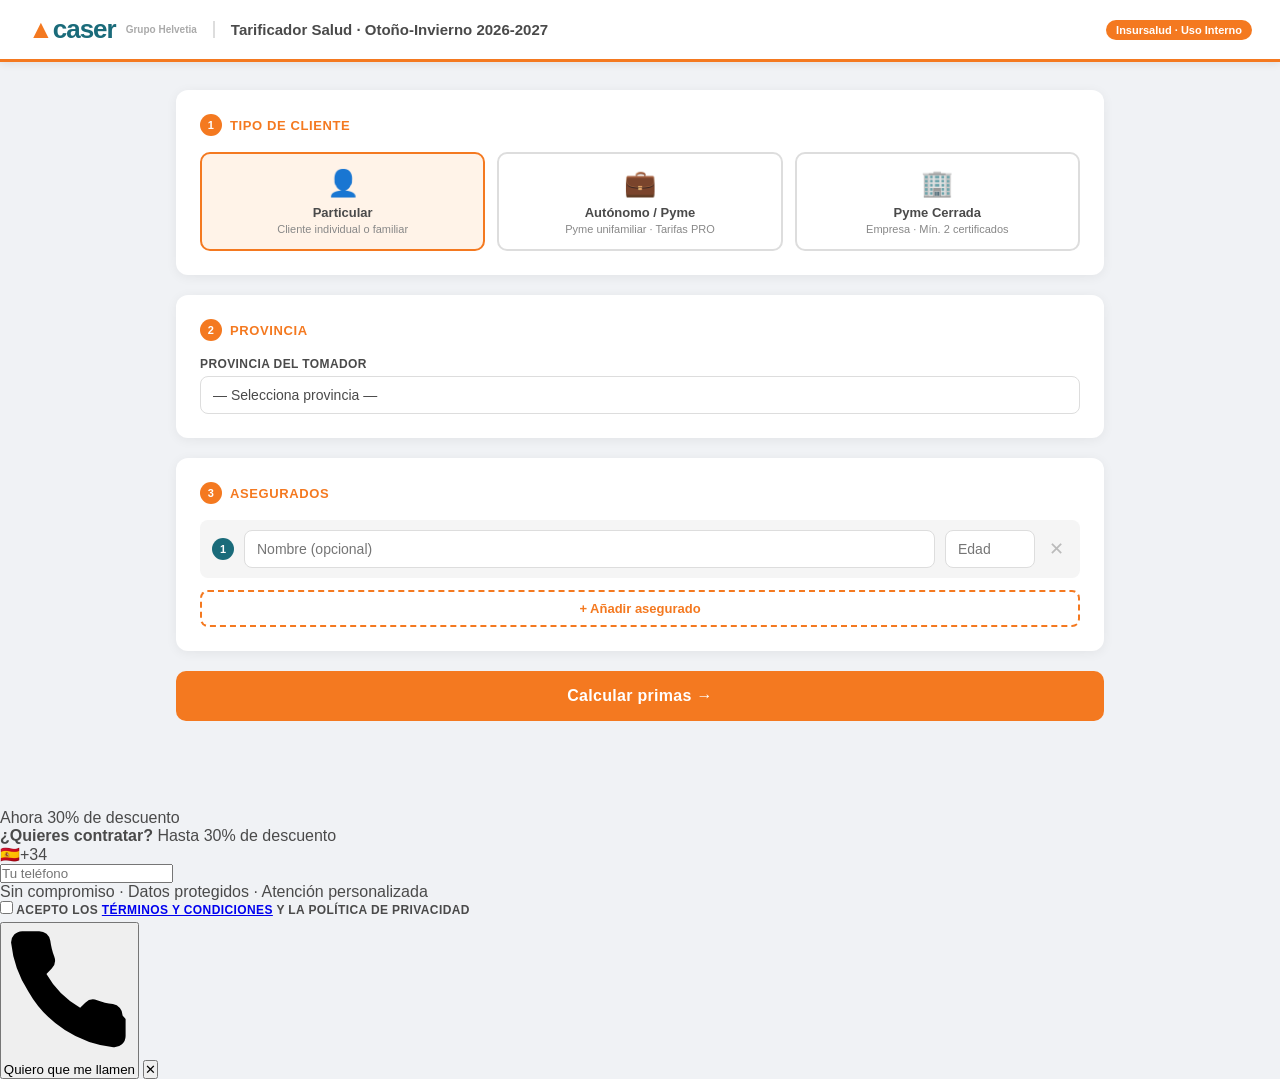
<file: tarificador.html>
<!DOCTYPE html>
<html lang="es">
<head>
<meta charset="UTF-8">
<meta name="viewport" content="width=device-width, initial-scale=1.0">
<title>Tarificador Caser Salud 2026 · Insursalud</title>
<meta name="robots" content="noindex, nofollow">
<meta name="googlebot" content="noindex, nofollow">
<style>
  :root {
    --orange: #F47920;
    --orange-dark: #d4641a;
    --teal: #1a6b7a;
    --teal-light: #e8f4f6;
    --gray: #4a4a4a;
    --gray-light: #f5f5f5;
    --gray-mid: #ddd;
    --white: #ffffff;
    --green: #3d7a43;
    --red: #c0392b;
  }
  * { box-sizing: border-box; margin: 0; padding: 0; }
  body { font-family: 'Segoe UI', Arial, sans-serif; background: #f0f2f5; color: var(--gray); min-height: 100vh; }

  /* HEADER */
  .header { background: white; border-bottom: 3px solid var(--orange); padding: 14px 28px; display: flex; align-items: center; gap: 16px; box-shadow: 0 2px 8px rgba(0,0,0,.08); }
  .logo-area { display: flex; align-items: center; gap: 10px; }
  .logo-caser { font-size: 26px; font-weight: 900; color: var(--orange); letter-spacing: -1px; }
  .logo-caser span { color: var(--teal); }
  .header-title { font-size: 15px; color: var(--gray); font-weight: 600; border-left: 2px solid var(--gray-mid); padding-left: 16px; }
  .header-badge { margin-left: auto; background: var(--orange); color: white; font-size: 11px; font-weight: 700; padding: 4px 10px; border-radius: 20px; }

  /* MAIN LAYOUT */
  .main { max-width: 960px; margin: 28px auto; padding: 0 16px 60px; }

  /* CARD */
  .card { background: white; border-radius: 12px; padding: 24px; margin-bottom: 20px; box-shadow: 0 2px 12px rgba(0,0,0,.06); }
  .card-title { font-size: 13px; font-weight: 700; text-transform: uppercase; letter-spacing: .6px; color: var(--orange); margin-bottom: 16px; display: flex; align-items: center; gap: 8px; }
  .card-title .step-num { background: var(--orange); color: white; width: 22px; height: 22px; border-radius: 50%; display: flex; align-items: center; justify-content: center; font-size: 11px; flex-shrink: 0; }

  /* TYPE SELECTOR */
  .type-grid { display: grid; grid-template-columns: repeat(3, 1fr); gap: 12px; }
  .type-btn { border: 2px solid var(--gray-mid); border-radius: 10px; padding: 14px 10px; text-align: center; cursor: pointer; transition: all .15s; background: white; }
  .type-btn:hover { border-color: var(--orange); background: #fff8f3; }
  .type-btn.active { border-color: var(--orange); background: #fff3e8; }
  .type-btn .type-icon { font-size: 26px; margin-bottom: 6px; }
  .type-btn .type-label { font-size: 13px; font-weight: 700; color: var(--gray); }
  .type-btn .type-desc { font-size: 11px; color: #888; margin-top: 3px; }

  /* FORM FIELDS */
  .field-row { display: grid; grid-template-columns: 1fr 1fr; gap: 16px; align-items: end; }
  label { display: block; font-size: 12px; font-weight: 700; color: var(--gray); margin-bottom: 5px; text-transform: uppercase; letter-spacing: .4px; }
  select, input[type="number"], input[type="text"] { width: 100%; border: 1.5px solid var(--gray-mid); border-radius: 8px; padding: 10px 12px; font-size: 14px; color: var(--gray); background: white; appearance: none; outline: none; transition: border .15s; }
  select:focus, input:focus { border-color: var(--orange); }

  /* ASEGURADOS */
  .asegurados-list { margin-bottom: 12px; }
  .asegurado-row { display: flex; align-items: center; gap: 10px; margin-bottom: 8px; background: var(--gray-light); border-radius: 8px; padding: 10px 12px; }
  .asegurado-row .ase-num { background: var(--teal); color: white; width: 22px; height: 22px; border-radius: 50%; font-size: 11px; font-weight: 700; display: flex; align-items: center; justify-content: center; flex-shrink: 0; }
  .asegurado-row input { flex: 1; background: white; }
  .asegurado-row .age-input { width: 90px; flex: 0 0 90px; }
  .btn-remove { background: none; border: none; cursor: pointer; color: #bbb; font-size: 18px; padding: 0 4px; transition: color .15s; }
  .btn-remove:hover { color: var(--red); }
  .btn-add { display: flex; align-items: center; gap: 6px; border: 2px dashed var(--orange); color: var(--orange); background: none; border-radius: 8px; padding: 9px 16px; font-size: 13px; font-weight: 700; cursor: pointer; transition: all .15s; width: 100%; justify-content: center; }
  .btn-add:hover { background: #fff3e8; }

  /* CALCULAR */
  .btn-calcular { width: 100%; background: var(--orange); color: white; border: none; border-radius: 10px; padding: 16px; font-size: 16px; font-weight: 700; cursor: pointer; transition: background .15s; letter-spacing: .3px; }
  .btn-calcular:hover { background: var(--orange-dark); }
  .btn-calcular:disabled { background: #ccc; cursor: not-allowed; }

  /* RESULTS */
  #results { display: none; }
  .results-header { display: flex; align-items: center; justify-content: space-between; margin-bottom: 16px; }
  .results-header h2 { font-size: 16px; color: var(--teal); font-weight: 700; }
  .results-meta { font-size: 12px; color: #888; }

  .product-section { margin-bottom: 24px; }
  .product-section-title { font-size: 12px; font-weight: 700; text-transform: uppercase; letter-spacing: .5px; color: #999; margin-bottom: 10px; padding-bottom: 6px; border-bottom: 1px solid var(--gray-mid); }

  .result-table { width: 100%; border-collapse: collapse; font-size: 13px; }
  .result-table th { background: var(--gray-light); padding: 10px 12px; text-align: left; font-size: 11px; font-weight: 700; text-transform: uppercase; letter-spacing: .4px; color: #777; }
  .result-table th.right { text-align: right; }
  .result-table td { padding: 11px 12px; border-bottom: 1px solid #f0f0f0; vertical-align: middle; }
  .result-table td.right { text-align: right; }
  .result-table tr:hover td { background: #fafafa; }
  .result-table tr:last-child td { border-bottom: none; }

  .product-name { font-weight: 600; color: var(--gray); }
  .product-code { font-size: 11px; color: #aaa; display: block; margin-top: 2px; }
  .product-tag { display: inline-block; font-size: 10px; padding: 2px 7px; border-radius: 10px; font-weight: 700; margin-top: 3px; }
  .tag-sin-copago { background: #e8f8ea; color: var(--green); }
  .tag-con-copago { background: #fff0e0; color: var(--orange); }
  .tag-10sin { background: #e8f0ff; color: #3355aa; }

  .price-cell { font-size: 16px; font-weight: 700; color: var(--teal); }
  .price-cell small { font-size: 11px; font-weight: 400; color: #aaa; display: block; }

  .copago-detail { font-size: 11px; color: #999; line-height: 1.4; }

  /* ALERT */
  .alert { border-radius: 8px; padding: 12px 16px; font-size: 13px; margin-bottom: 16px; }
  .alert-info { background: var(--teal-light); color: var(--teal); border-left: 3px solid var(--teal); }
  .alert-warn { background: #fff8e0; color: #a07000; border-left: 3px solid #f0c000; }

  /* FOOTER NOTE */
  .legal-note { font-size: 11px; color: #aaa; line-height: 1.6; margin-top: 20px; padding: 14px; background: var(--gray-light); border-radius: 8px; }

  @media (max-width: 600px) {
    .type-grid { grid-template-columns: 1fr; }
    .field-row { grid-template-columns: 1fr; }
    .price-cell { font-size: 14px; }
  }
  .tarifa-base{display:block;text-decoration:line-through;color:#9aa0a6;font-size:12px;font-weight:600;line-height:1.3;}
  .tarifa-save{display:block;color:#1a8a3a;font-size:11px;font-weight:700;margin-top:2px;}
</style>
</head>
<body>

<div class="header">
  <div class="logo-area">
    <div class="logo-caser">▲<span>caser</span></div>
    <div style="font-size:10px;color:#aaa;font-weight:600;">Grupo Helvetia</div>
  </div>
  <div class="header-title">Tarificador Salud · Otoño-Invierno 2026-2027</div>
  <div class="header-badge">Insursalud · Uso Interno</div>
</div>

<div class="main">

  <!-- STEP 1: Tipo -->
  <div class="card">
    <div class="card-title"><span class="step-num">1</span> Tipo de cliente</div>
    <div class="type-grid">
      <div class="type-btn active" onclick="selectTipo('particular')" id="btn-particular">
        <div class="type-icon">👤</div>
        <div class="type-label">Particular</div>
        <div class="type-desc">Cliente individual o familiar</div>
      </div>
      <div class="type-btn" onclick="selectTipo('autonomo')" id="btn-autonomo">
        <div class="type-icon">💼</div>
        <div class="type-label">Autónomo / Pyme</div>
        <div class="type-desc">Pyme unifamiliar · Tarifas PRO</div>
      </div>
      <div class="type-btn" onclick="selectTipo('pyme_cerrada')" id="btn-pyme_cerrada">
        <div class="type-icon">🏢</div>
        <div class="type-label">Pyme Cerrada</div>
        <div class="type-desc">Empresa · Mín. 2 certificados</div>
      </div>
    </div>
  </div>

  <!-- STEP 2: Provincia -->
  <div class="card">
    <div class="card-title"><span class="step-num">2</span> Provincia</div>
    <div class="field-row" style="grid-template-columns:1fr;">
      <div>
        <label for="provincia">Provincia del tomador</label>
        <select id="provincia">
          <option value="">— Selecciona provincia —</option>
          <option value="Madrid">Madrid</option>
          <option value="Barcelona">Barcelona</option>
          <option value="Valencia">Valencia</option>
          <option value="Sevilla">Sevilla</option>
          <option value="Zaragoza">Zaragoza</option>
          <option value="Málaga">Málaga</option>
          <option value="Murcia">Murcia</option>
          <option value="Palma (Illes Balears)">Palma (Illes Balears)</option>
          <option value="Las Palmas">Las Palmas</option>
          <option value="Alicante">Alicante</option>
          <option value="Córdoba">Córdoba</option>
          <option value="Valladolid">Valladolid</option>
          <option value="A Coruña">A Coruña</option>
          <option value="Vitoria (Álava)">Vitoria (Álava)</option>
          <option value="Bilbao (Vizcaya)">Bilbao (Vizcaya)</option>
          <option value="San Sebastián (Guipúzcoa)">San Sebastián (Guipúzcoa)</option>
          <option value="Santa Cruz de Tenerife">Santa Cruz de Tenerife</option>
          <option value="Pamplona (Navarra)">Pamplona (Navarra)</option>
          <option value="Almería">Almería</option>
          <option value="Santander (Cantabria)">Santander (Cantabria)</option>
          <option value="Logroño (La Rioja)">Logroño (La Rioja)</option>
          <option value="Burgos">Burgos</option>
          <option value="Badajoz">Badajoz</option>
          <option value="Salamanca">Salamanca</option>
          <option value="Huelva">Huelva</option>
          <option value="Lleida">Lleida</option>
          <option value="Girona">Girona</option>
          <option value="Tarragona">Tarragona</option>
          <option value="Castellón">Castellón</option>
          <option value="Jaén">Jaén</option>
          <option value="Albacete">Albacete</option>
          <option value="Cáceres">Cáceres</option>
          <option value="Toledo">Toledo</option>
          <option value="Ciudad Real">Ciudad Real</option>
          <option value="Lugo">Lugo</option>
          <option value="Pontevedra">Pontevedra</option>
          <option value="Ourense">Ourense</option>
          <option value="Oviedo (Asturias)">Oviedo (Asturias)</option>
          <option value="León">León</option>
          <option value="Granada">Granada</option>
          <option value="Cádiz">Cádiz</option>
          <option value="Tarragona">Tarragona</option>
          <option value="Huesca">Huesca</option>
          <option value="Teruel">Teruel</option>
          <option value="Segovia">Segovia</option>
          <option value="Soria">Soria</option>
          <option value="Ávila">Ávila</option>
          <option value="Zamora">Zamora</option>
          <option value="Palencia">Palencia</option>
          <option value="Cuenca">Cuenca</option>
          <option value="Guadalajara">Guadalajara</option>
          <option value="Ceuta">Ceuta</option>
          <option value="Melilla">Melilla</option>
        </select>
      </div>
    </div>
  </div>

  <!-- STEP 3: Asegurados -->
  <div class="card">
    <div class="card-title"><span class="step-num">3</span> Asegurados</div>
    <div class="asegurados-list" id="asegurados-list"></div>
    <button class="btn-add" onclick="addAsegurado()">+ Añadir asegurado</button>
  </div>

  <!-- CALCULAR -->
  <button class="btn-calcular" onclick="calcular()" id="btn-calcular">Calcular primas →</button>

  <!-- RESULTS -->
  <div id="results" class="card" style="margin-top:24px;">
    <div class="results-header">
      <h2>Resultado de la tarificación</h2>
      <span class="results-meta" id="results-meta"></span>
    </div>
    <div id="results-body"></div>
    <div class="legal-note">
      ⓘ <strong>Primas netas</strong> válidas hasta 31/01/2027 (fecha máx. efecto 1/02/2027). Sobre estas primas se aplicarán los impuestos legalmente repercutibles (0,15% L.E.A. en primer recibo). Válidas para clientes que <strong>no hayan sido asegurados de Caser Salud en los 6 meses anteriores</strong> a la contratación. Edad máxima de contratación: 69 años (salvo Salud +60 y Dental). Los productos marcados con 🎁 incluyen <strong>1 mes gratis (junio 2027)</strong>; requiere pago mensual.
    </div>
  </div>

</div><!-- /main -->

<script>
/* =========================================================
   DATOS DE TARIFAS — Otoño-Invierno 2026-2027
   ========================================================= */

// ── PRESTIGIO P1870 (euros/persona/mes) ──
// Índice = edad (0..69)
const P1870 = {
  A: [146.16,132.79,120.83,110.88,102.94,94.88,88.39,86.23,84.65,82.87,82.45,83.86,85.18,85.95,87.35,87.65,88.53,89.70,91.31,93.13,96.54,102.43,107.24,109.73,112.86,118.37,122.13,125.02,127.45,130.76,135.68,137.88,141.15,143.12,145.63,149.71,151.37,151.98,153.87,154.14,157.14,158.61,159.93,160.47,162.02,164.65,168.72,172.93,176.73,180.58,182.55,187.13,193.46,199.81,208.90,220.22,231.77,239.49,248.96,257.19,266.84,276.57,291.55,304.82,324.36,335.38,353.01,372.23,387.03,407.50],
  B: [160.80,146.09,132.91,121.96,113.23,104.37,97.24,94.86,93.11,91.18,90.71,92.26,93.71,94.55,96.09,96.42,97.38,98.67,100.46,102.45,106.21,112.69,117.95,120.68,124.18,130.22,134.33,137.51,140.19,143.85,149.22,151.68,155.26,157.43,160.20,164.71,166.52,167.18,169.25,169.57,172.85,174.45,175.91,176.54,178.24,181.12,185.59,190.24,194.42,198.64,200.83,205.85,212.80,219.81,229.79,242.24,254.95,263.43,273.86,282.93,293.53,304.22,320.73,335.31,356.80,368.92,388.32,409.46,425.74,448.24],
  C: [168.10,152.74,138.95,127.52,118.39,109.14,101.64,99.17,97.37,95.31,94.84,96.46,97.97,98.84,100.47,100.80,101.82,103.16,105.03,107.11,111.04,117.81,123.34,126.19,129.81,136.15,140.44,143.78,146.58,150.39,156.03,158.56,162.33,164.59,167.49,172.20,174.09,174.80,176.95,177.29,180.69,182.41,183.91,184.56,186.34,189.38,194.05,198.90,203.28,207.69,209.97,215.22,222.49,229.80,240.24,253.27,266.54,275.43,286.33,295.80,306.87,318.07,335.32,350.58,373.04,385.73,405.99,428.09,445.11,468.65]
};

// ── INTEGRAL SIN COPAGO I2030 ──
// Zonas: A=Resto, B=Madrid/Galicia/Zaragoza, C=Cataluña, D=Baleares
// Columnas: p1(4%), p2(7%), p3+(10%)
const I2030 = {
  A: {
    p1:[84.99,75.93,68.55,62.74,57.66,54.32,52.47,50.70,49.52,48.45,47.88,48.02,48.22,48.69,49.50,50.35,51.41,52.47,53.41,54.49,55.28,56.60,57.29,58.64,60.28,61.75,63.67,65.18,66.49,68.20,69.32,70.44,72.12,73.12,74.40,75.92,76.72,77.46,78.83,79.47,80.18,80.38,80.49,80.83,81.58,82.70,83.38,84.94,86.30,87.63,89.87,92.08,95.24,98.35,102.81,106.82,111.72,116.21,122.77,127.80,134.50,140.08,147.68,154.38,165.31,171.99,180.94,187.61,196.54,205.48],
    p2:[82.33,73.55,66.41,60.78,55.86,52.62,50.83,49.11,47.97,46.94,46.39,46.52,46.71,47.17,47.95,48.78,49.80,50.83,51.75,52.79,53.55,54.83,55.50,56.80,58.39,59.82,61.68,63.15,64.41,66.07,67.16,68.24,69.86,70.84,72.08,73.54,74.33,75.04,76.36,76.99,77.67,77.87,77.97,78.31,79.03,80.12,80.77,82.29,83.61,84.89,87.06,89.21,92.27,95.28,99.59,103.48,108.23,112.58,118.94,123.80,130.29,135.71,143.06,149.55,160.15,166.62,175.29,181.75,190.40,199.06],
    p3:[79.68,71.18,64.27,58.82,54.05,50.92,49.19,47.53,46.42,45.42,44.89,45.02,45.21,45.65,46.40,47.21,48.20,49.19,50.08,51.08,51.82,53.06,53.71,54.97,56.51,57.89,59.69,61.11,62.33,63.94,64.99,66.04,67.61,68.55,69.75,71.17,71.93,72.62,73.90,74.50,75.17,75.36,75.46,75.78,76.48,77.54,78.17,79.63,80.91,82.15,84.25,86.33,89.29,92.21,96.38,100.14,104.74,108.95,115.10,119.81,126.09,131.33,138.45,144.73,154.98,161.24,169.63,175.89,184.26,192.64]
  },
  B: {
    p1:[80.72,72.13,65.13,59.61,54.79,51.61,49.85,48.17,47.04,46.03,45.48,45.63,45.82,46.25,47.02,47.83,48.84,49.85,50.74,51.74,52.50,53.78,54.41,55.68,57.24,58.66,60.48,61.92,63.16,64.80,65.85,66.92,68.52,69.45,70.68,72.12,72.88,73.59,74.88,75.49,76.16,76.36,76.45,76.79,77.50,78.58,79.20,80.70,81.98,83.25,85.36,87.48,90.47,93.45,97.66,101.46,106.14,110.38,116.62,121.40,127.76,133.06,140.28,146.64,157.05,163.40,171.86,178.20,186.69,195.17],
    p2:[78.19,69.88,63.09,57.74,53.08,50.00,48.29,46.67,45.57,44.59,44.06,44.20,44.39,44.81,45.55,46.33,47.31,48.29,49.15,50.13,50.86,52.10,52.71,53.94,55.46,56.82,58.59,59.99,61.18,62.78,63.79,64.83,66.38,67.28,68.47,69.86,70.61,71.29,72.54,73.14,73.78,73.97,74.07,74.39,75.08,76.12,76.73,78.18,79.42,80.65,82.70,84.74,87.64,90.53,94.61,98.29,102.82,106.93,112.98,117.61,123.76,128.90,135.90,142.06,152.14,158.30,166.49,172.64,180.86,189.07],
    p3:[75.67,67.63,61.06,55.88,51.36,48.38,46.74,45.16,44.10,43.16,42.64,42.78,42.96,43.36,44.08,44.84,45.78,46.74,47.57,48.51,49.22,50.42,51.01,52.20,53.67,54.99,56.70,58.05,59.21,60.75,61.73,62.74,64.24,65.11,66.26,67.61,68.33,68.99,70.20,70.78,71.40,71.59,71.68,71.99,72.66,73.67,74.25,75.65,76.86,78.05,80.03,82.01,84.82,87.61,91.56,95.12,99.50,103.48,109.33,113.81,119.77,124.74,131.52,137.48,147.23,153.19,161.12,167.07,175.02,182.97]
  },
  C: {
    p1:[93.49,83.56,75.42,69.01,63.44,59.77,57.72,55.78,54.47,53.31,52.68,52.83,53.06,53.55,54.44,55.37,56.56,57.72,58.75,59.93,60.81,62.25,63.02,64.48,66.28,67.91,70.03,71.70,73.14,75.03,76.26,77.50,79.34,80.43,81.86,83.51,84.39,85.23,86.74,87.42,88.20,88.43,88.55,88.92,89.76,90.99,91.74,93.47,94.93,96.40,98.85,101.31,104.76,108.21,113.09,117.50,122.92,127.82,135.07,140.58,147.96,154.10,162.46,169.83,181.85,189.23,199.05,206.40,216.22,226.04],
    p2:[90.57,80.95,73.06,66.86,61.45,57.90,55.91,54.03,52.77,51.64,51.03,51.18,51.40,51.88,52.74,53.64,54.80,55.91,56.92,58.06,58.91,60.30,61.05,62.47,64.21,65.79,67.84,69.46,70.86,72.69,73.88,75.08,76.86,77.92,79.30,80.90,81.76,82.57,84.03,84.69,85.44,85.66,85.78,86.14,86.96,88.15,88.87,90.54,91.97,93.39,95.76,98.14,101.48,104.83,109.55,113.83,119.08,123.83,130.85,136.19,143.34,149.28,157.38,164.53,176.17,183.31,192.83,199.95,209.46,218.98],
    p3:[87.65,78.34,70.70,64.70,59.47,56.03,54.11,52.29,51.07,49.98,49.38,49.53,49.74,50.20,51.04,51.91,53.03,54.11,55.08,56.19,57.01,58.36,59.09,60.45,62.14,63.67,65.66,67.22,68.57,70.34,71.50,72.66,74.39,75.40,76.74,78.29,79.12,79.90,81.32,81.95,82.68,82.90,83.02,83.36,84.15,85.30,86.00,87.62,89.00,90.38,92.67,94.98,98.21,101.45,106.02,110.16,115.24,119.84,126.63,131.80,138.72,144.47,152.31,159.22,170.49,177.40,186.61,193.50,202.71,211.91]
  },
  D: {
    p1:[97.75,87.35,78.84,72.16,66.33,62.48,60.36,58.31,56.96,55.73,55.08,55.22,55.47,55.99,56.93,57.90,59.13,60.36,61.42,62.66,63.57,65.12,65.88,67.42,69.32,70.99,73.22,74.97,76.47,78.44,79.71,81.03,82.95,84.10,85.56,87.32,88.24,89.09,90.67,91.39,92.22,92.45,92.57,92.98,93.83,95.13,95.89,97.72,99.24,100.80,103.35,105.89,109.53,113.13,118.24,122.85,128.49,133.65,141.21,146.99,154.69,161.13,169.86,177.54,190.14,197.84,208.11,215.79,226.05,236.32],
    p2:[94.69,84.62,76.38,69.91,64.25,60.52,58.47,56.49,55.18,53.99,53.35,53.49,53.74,54.24,55.15,56.09,57.28,58.47,59.50,60.70,61.58,63.08,63.82,65.31,67.16,68.77,70.93,72.62,74.08,75.99,77.22,78.50,80.36,81.47,82.89,84.59,85.49,86.30,87.84,88.54,89.34,89.56,89.68,90.07,90.90,92.15,92.90,94.66,96.14,97.65,100.12,102.58,106.10,109.59,114.55,119.01,124.47,129.47,136.79,142.39,149.86,156.09,164.55,171.99,184.20,191.65,201.61,209.05,218.99,228.94],
    p3:[91.64,81.89,73.92,67.65,62.18,58.57,56.58,54.67,53.40,52.25,51.63,51.77,52.00,52.49,53.37,54.28,55.43,56.58,57.58,58.74,59.60,61.05,61.76,63.21,64.99,66.56,68.64,70.28,71.69,73.54,74.73,75.97,77.77,78.84,80.22,81.86,82.73,83.52,85.01,85.68,86.45,86.67,86.79,87.17,87.97,89.18,89.90,91.61,93.04,94.50,96.89,99.27,102.68,106.06,110.85,115.17,120.46,125.30,132.38,137.80,145.03,151.06,159.25,166.45,178.25,185.47,195.10,202.30,211.92,221.55]
  }
};

// ── INTEGRAL 10SIN COPAGO I2010 (1 ó 2 personas) ──
const I2010 = {
  A: {
    p1:[75.60,67.56,60.98,55.81,51.33,48.35,46.68,45.10,44.08,43.12,42.60,42.74,42.92,43.32,44.05,44.80,45.73,46.68,47.52,48.47,49.16,50.37,50.96,52.12,53.62,54.92,56.63,57.99,59.15,60.67,61.65,62.67,64.16,65.04,66.18,67.53,68.26,68.91,70.12,70.70,71.33,71.51,71.60,71.91,72.58,73.58,74.17,75.56,76.77,77.97,79.95,81.91,84.71,87.50,91.47,95.01,99.40,103.36,109.21,113.70,119.64,124.60,131.37,137.32,147.04,153.00,160.94,166.91,174.84,182.76],
    p2:[73.24,65.45,59.07,54.07,49.73,46.83,45.22,43.69,42.71,41.78,41.26,41.40,41.58,41.97,42.68,43.40,44.31,45.22,46.04,46.96,47.63,48.80,49.36,50.49,51.94,53.21,54.86,56.18,57.30,58.78,59.72,60.71,62.15,63.01,64.11,65.42,66.12,66.76,67.93,68.49,69.10,69.28,69.36,69.67,70.31,71.28,71.85,73.20,74.37,75.53,77.45,79.35,82.06,84.77,88.61,92.04,96.29,100.13,105.80,110.15,115.91,120.70,127.26,133.03,142.45,148.22,155.91,161.69,169.37,177.05]
  },
  B: {
    p1:[71.82,64.19,57.94,53.02,48.76,45.93,44.34,42.84,41.87,40.95,40.46,40.58,40.77,41.16,41.86,42.55,43.45,44.34,45.14,46.05,46.72,47.82,48.40,49.52,50.94,52.17,53.79,55.08,56.20,57.66,58.57,59.55,60.94,61.81,62.89,64.17,64.85,65.48,66.60,67.16,67.75,67.93,68.01,68.30,68.95,69.90,70.47,71.77,72.92,74.04,75.94,77.82,80.46,83.12,86.89,90.26,94.42,98.19,103.74,108.01,113.64,118.35,124.80,130.44,139.67,145.34,152.88,158.52,166.06,173.62],
    p2:[69.57,62.18,56.13,51.36,47.23,44.49,42.96,41.51,40.56,39.67,39.20,39.31,39.50,39.87,40.55,41.22,42.09,42.96,43.73,44.61,45.26,46.32,46.89,47.97,49.35,50.54,52.11,53.36,54.44,55.86,56.74,57.69,59.04,59.88,60.92,62.16,62.82,63.44,64.52,65.06,65.63,65.81,65.88,66.17,66.79,67.71,68.27,69.53,70.64,71.72,73.56,75.39,77.94,80.52,84.17,87.44,91.47,95.12,100.50,104.63,110.09,114.65,120.90,126.37,135.31,140.80,148.10,153.56,160.87,168.19]
  },
  C: {
    p1:[83.16,74.31,67.08,61.40,56.45,53.16,51.34,49.62,48.47,47.42,46.85,47.00,47.20,47.64,48.44,49.27,50.31,51.34,52.27,53.31,54.10,55.39,56.04,57.34,58.97,60.41,62.29,63.80,65.05,66.77,67.83,68.94,70.57,71.55,72.81,74.30,75.09,75.81,77.13,77.77,78.45,78.66,78.75,79.10,79.84,80.95,81.59,83.13,84.45,85.74,87.94,90.11,93.18,96.25,100.61,104.52,109.33,113.70,120.13,125.06,131.61,137.07,144.52,151.05,161.76,168.31,177.03,183.60,192.33,201.04],
    p2:[80.56,71.99,64.99,59.48,54.68,51.49,49.74,48.07,46.96,45.94,45.38,45.53,45.73,46.16,46.93,47.73,48.74,49.74,50.64,51.64,52.41,53.66,54.29,55.55,57.13,58.52,60.35,61.81,63.02,64.68,65.71,66.78,68.36,69.31,70.53,71.98,72.74,73.44,74.72,75.34,76.00,76.20,76.29,76.63,77.35,78.42,79.04,80.53,81.81,83.06,85.19,87.29,90.27,93.24,97.46,101.26,105.92,110.15,116.38,121.15,127.49,132.79,140.00,146.33,156.71,163.05,171.50,177.86,186.32,194.76]
  },
  D: {
    p1:[86.96,77.69,70.14,64.20,59.00,55.59,53.68,51.87,50.68,49.57,48.98,49.14,49.35,49.81,50.66,51.51,52.60,53.68,54.65,55.74,56.55,57.90,58.60,59.96,61.66,63.16,65.14,66.69,68.03,69.80,70.92,72.08,73.78,74.82,76.13,77.67,78.50,79.28,80.65,81.31,82.03,82.23,82.35,82.71,83.47,84.62,85.31,86.91,88.29,89.64,91.94,94.20,97.44,100.64,105.19,109.30,114.32,118.89,125.60,130.75,137.60,143.31,151.09,157.93,169.12,175.97,185.11,191.96,201.07,210.22],
    p2:[84.24,75.26,67.95,62.19,57.16,53.86,52.01,50.25,49.09,48.03,47.45,47.61,47.81,48.26,49.08,49.90,50.95,52.01,52.94,54.00,54.79,56.09,56.77,58.09,59.73,61.18,63.10,64.61,65.90,67.62,68.70,69.82,71.47,72.48,73.75,75.25,76.05,76.80,78.13,78.77,79.47,79.66,79.78,80.13,80.86,81.98,82.64,84.19,85.53,86.84,89.07,91.25,94.40,97.49,101.90,105.88,110.74,115.17,121.67,126.67,133.30,138.83,146.37,152.99,163.84,170.47,179.32,185.96,194.79,203.65]
  }
};

// ── INTEGRAL 10SIN COPAGO PACK FAMILIAR I2020 (3+ personas) ──
// Precios por tramo de edad (precio/persona/mes)
// Edades 60-69 precio individual; resto por tramo
const I2020 = {
  A: { base:50.67, rango5559:80.92, por60:[113.67,118.38,124.82,130.48,139.71,145.36,152.92,158.57,166.11,173.65] },
  B: { base:55.74, rango5559:89.03, por60:[131.64,137.04,144.55,151.08,161.79,168.33,177.06,183.62,192.33,201.08] }
};

// ── INTEGRAL CON COPAGO I2000 (todas las provincias igual) ──
const I2000 = {
  p1:[51.12,45.69,41.25,37.76,34.71,32.71,31.57,30.51,29.81,29.16,28.83,28.91,29.03,29.31,29.79,30.31,30.93,31.57,32.15,32.78,33.25,34.06,34.61,35.64,36.15,36.15,36.66,36.66,36.66,36.66,36.66,36.66,36.66,36.66,36.66,37.17,38.21,39.24,40.28,41.31,43.37,45.42,46.13,46.33,46.75,47.39,47.77,48.67,49.45,50.21,53.66,56.74,59.83,63.36,66.23,68.80,71.98,74.86,79.08,82.31,90.10,93.81,98.91,103.41,110.73,115.21,121.18,125.65,131.62,137.62],
  p2:[49.52,44.26,39.96,36.58,33.63,31.69,30.59,29.56,28.88,28.25,27.93,28.00,28.12,28.39,28.86,29.36,29.96,30.59,31.15,31.76,32.22,33.00,33.53,34.52,35.02,35.02,35.52,35.52,35.52,35.52,35.52,35.52,35.52,35.52,35.52,36.01,37.01,38.01,39.02,40.02,42.02,44.00,44.69,44.88,45.29,45.90,46.28,47.15,47.90,48.64,51.99,54.96,57.96,61.38,64.16,66.65,69.73,72.52,76.61,79.74,87.28,90.88,95.82,100.18,107.27,111.61,117.39,121.73,127.50,133.32],
  p3:[47.93,42.83,38.67,35.40,32.54,30.66,29.60,28.60,27.95,27.34,27.03,27.10,27.22,27.48,27.93,28.41,29.00,29.60,30.14,30.74,31.18,31.93,32.45,33.41,33.89,33.89,34.37,34.37,34.37,34.37,34.37,34.37,34.37,34.37,34.37,34.85,35.82,36.78,37.76,38.73,40.66,42.58,43.25,43.43,43.83,44.42,44.78,45.63,46.36,47.07,50.31,53.19,56.09,59.40,62.09,64.50,67.48,70.18,74.14,77.17,84.47,87.95,92.73,96.95,103.81,108.01,113.61,117.80,123.39,129.02]
};

// ── ADAPTA + SONRISA ESENCIAL A1900 ──
const A1900 = {
  A: [83.48,74.60,67.34,61.64,56.67,53.38,51.55,49.82,48.66,47.61,47.05,47.18,47.39,47.84,48.63,49.47,50.50,51.55,52.48,53.54,54.31,55.62,56.30,57.60,59.22,60.65,62.56,64.04,65.32,67.01,68.10,69.21,70.88,71.83,73.10,74.60,75.38,76.12,77.45,78.08,78.78,78.98,79.08,79.42,80.15,81.25,81.91,83.46,84.78,86.10,88.31,90.48,93.56,96.64,101.02,104.96,109.75,114.16,120.62,125.56,132.14,137.63,145.08,151.65,162.40,168.98,177.76,184.32,193.09,201.85],
  B: [96.02,85.80,77.46,70.90,65.16,61.39,59.30,57.28,55.96,54.76,54.11,54.26,54.51,55.02,55.93,56.90,58.09,59.30,60.34,61.55,62.46,63.96,64.74,66.24,68.10,69.76,71.96,73.66,75.14,77.07,78.32,79.60,81.51,82.63,84.06,85.78,86.71,87.54,89.08,89.79,90.61,90.84,90.96,91.34,92.19,93.47,94.22,96.01,97.51,99.03,101.54,104.06,107.61,111.16,116.18,120.71,126.24,131.31,138.74,144.43,151.98,158.29,166.89,174.45,186.82,194.38,204.47,212.04,222.12,232.18],
  C: [88.50,79.09,71.40,65.33,60.05,56.58,54.65,52.81,51.57,50.47,49.88,50.01,50.23,50.71,51.55,52.44,53.54,54.65,55.63,56.72,57.56,58.96,59.66,61.06,62.76,64.32,66.31,67.89,69.25,71.03,72.20,73.37,75.12,76.14,77.47,79.08,79.90,80.69,82.11,82.76,83.50,83.73,83.82,84.19,84.97,86.15,86.84,88.48,89.88,91.26,93.61,95.90,99.18,102.44,107.09,111.25,116.36,121.03,127.87,133.09,140.08,145.88,153.81,160.77,172.17,179.16,188.44,195.40,204.70,213.99]
};

// ── MÉDICA 10SIN COPAGO M1920 (1 ó 2 personas) ──
const M1920 = {
  A: {
    p1:[44.74,39.71,36.24,33.48,31.42,29.73,28.75,27.80,27.17,27.03,27.16,27.59,28.09,28.43,28.85,29.33,29.61,30.09,30.45,30.85,31.21,31.56,32.01,32.94,34.01,35.06,36.13,37.25,38.33,39.38,40.45,41.36,42.31,43.13,43.96,44.79,45.58,46.44,47.27,47.97,48.67,49.37,50.10,50.79,51.50,52.08,52.68,53.29,53.96,55.14,56.57,57.96,59.40,60.87,62.68,64.69,67.04,70.56,72.92,75.86,79.39,81.75,84.08,87.07,90.59,94.12,97.64,102.34,107.04,111.78],
    p2:[41.61,36.93,33.70,31.14,29.22,27.65,26.74,25.85,25.27,25.14,25.26,25.66,26.12,26.44,26.83,27.28,27.54,27.98,28.32,28.69,29.03,29.35,29.77,30.63,31.63,32.61,33.60,34.64,35.65,36.62,37.62,38.46,39.35,40.11,40.88,41.65,42.39,43.19,43.96,44.61,45.26,45.91,46.59,47.23,47.90,48.43,48.99,49.56,50.18,51.28,52.61,53.90,55.24,56.61,58.29,60.16,62.35,65.62,67.82,70.55,73.83,76.03,78.19,80.98,84.25,87.53,90.81,95.18,99.55,103.96]
  },
  B: {
    p1:[42.50,37.72,34.40,31.78,29.84,28.24,27.31,26.40,25.81,25.68,25.78,26.20,26.68,27.01,27.42,27.86,28.12,28.56,28.91,29.31,29.63,29.98,30.42,31.30,32.30,33.31,34.32,35.39,36.40,37.40,38.41,39.28,40.17,40.96,41.77,42.53,43.28,44.12,44.89,45.56,46.23,46.88,47.57,48.23,48.90,49.47,50.03,50.60,51.26,52.37,53.73,55.05,56.41,57.83,59.53,61.43,63.68,67.01,69.26,72.06,75.40,77.64,79.86,82.67,86.03,89.39,92.72,97.19,101.65,106.14],
    p2:[39.53,35.08,31.99,29.56,27.75,26.26,25.40,24.55,24.00,23.88,23.98,24.37,24.81,25.12,25.50,25.91,26.15,26.56,26.89,27.26,27.56,27.88,28.29,29.11,30.04,30.98,31.92,32.91,33.85,34.78,35.72,36.53,37.36,38.09,38.85,39.55,40.25,41.03,41.75,42.37,42.99,43.60,44.24,44.85,45.48,46.01,46.53,47.06,47.67,48.70,49.97,51.20,52.46,53.78,55.36,57.13,59.22,62.32,64.41,67.02,70.12,72.21,74.27,76.88,80.01,83.13,86.23,90.39,94.53,98.71]
  },
  C: {
    p1:[49.22,43.67,39.85,36.81,34.56,32.69,31.62,30.56,29.88,29.73,29.87,30.34,30.90,31.28,31.74,32.26,32.58,33.09,33.50,33.94,34.32,34.70,35.21,36.25,37.44,38.56,39.75,40.98,42.16,43.31,44.49,45.51,46.54,47.44,48.36,49.27,50.14,51.09,52.01,52.76,53.54,54.30,55.11,55.88,56.65,57.30,57.94,58.61,59.38,60.67,62.23,63.77,65.32,66.98,68.95,71.15,73.74,77.63,80.21,83.45,87.35,89.94,92.52,95.77,99.65,103.54,107.42,112.59,117.77,122.96],
    p2:[45.77,40.61,37.06,34.23,32.14,30.40,29.41,28.42,27.79,27.65,27.78,28.22,28.74,29.09,29.52,30.00,30.30,30.77,31.16,31.56,31.92,32.27,32.75,33.71,34.82,35.86,36.97,38.11,39.21,40.28,41.38,42.32,43.28,44.12,44.97,45.82,46.63,47.51,48.37,49.07,49.79,50.50,51.25,51.97,52.68,53.29,53.88,54.51,55.22,56.42,57.87,59.31,60.75,62.29,64.12,66.17,68.58,72.20,74.60,77.61,81.24,83.64,86.04,89.07,92.67,96.29,99.90,104.71,109.53,114.35]
  },
  D: {
    p1:[51.48,45.68,41.67,38.49,36.14,34.19,33.07,31.96,31.24,31.09,31.23,31.73,32.30,32.70,33.19,33.73,34.05,34.60,35.00,35.47,35.90,36.28,36.82,37.89,39.13,40.34,41.57,42.85,44.09,45.30,46.53,47.59,48.66,49.62,50.57,51.51,52.46,53.43,54.38,55.17,55.98,56.79,57.63,58.43,59.24,59.92,60.59,61.30,62.08,63.46,65.08,66.69,68.33,70.03,72.10,74.41,77.13,81.18,83.88,87.28,91.34,94.05,96.75,100.17,104.24,108.28,112.35,117.74,123.16,128.59],
    p2:[47.88,42.48,38.75,35.80,33.61,31.80,30.76,29.72,29.05,28.91,29.04,29.51,30.04,30.41,30.87,31.37,31.67,32.18,32.55,32.99,33.39,33.74,34.24,35.24,36.39,37.52,38.66,39.85,41.00,42.13,43.27,44.26,45.25,46.15,47.03,47.90,48.79,49.69,50.57,51.31,52.06,52.81,53.60,54.34,55.09,55.73,56.35,57.01,57.73,59.02,60.52,62.02,63.55,65.13,67.05,69.20,71.73,75.50,78.01,81.17,84.95,87.47,89.98,93.16,96.94,100.70,104.49,109.50,114.54,119.59]
  }
};

// ── MÉDICA 10SIN PACK FAMILIAR M1930 (3+ personas) ──
const M1930 = {
  A: { base:31.51, rango5559:48.50, por60:[75.43,77.68,79.90,82.70,86.07,89.42,92.76,97.23,101.70,106.18] },
  B: { base:34.65, rango5559:53.35, por60:[87.39,90.00,92.60,95.84,99.74,103.61,107.49,112.68,117.83,123.06] }
};

// ── MÉDICA CON COPAGO M1910 (todas las provincias igual) ──
const M1910 = {
  p1:[15.04,14.53,13.47,12.93,12.38,12.38,12.38,12.38,12.48,12.42,12.48,12.67,12.87,13.05,13.24,13.43,13.64,13.83,13.99,14.18,14.35,14.49,14.70,15.12,15.61,16.10,17.08,17.61,18.12,18.58,19.10,19.54,19.98,20.28,20.46,20.84,20.92,21.30,21.67,22.00,22.30,22.63,22.98,23.28,23.61,23.87,24.13,24.42,24.75,25.26,25.93,26.96,27.48,28.31,28.70,29.63,30.71,32.31,33.39,34.74,41.62,42.88,44.10,45.63,47.50,49.36,51.20,53.66,56.13,58.58],
  p2:[13.99,13.51,12.53,12.02,11.51,11.51,11.51,11.51,11.61,11.55,11.61,11.78,11.97,12.14,12.31,12.49,12.69,12.86,13.01,13.19,13.35,13.48,13.67,14.06,14.52,14.97,15.88,16.38,16.85,17.28,17.76,18.17,18.58,18.86,19.03,19.38,19.46,19.81,20.15,20.46,20.74,21.05,21.37,21.65,21.96,22.20,22.44,22.71,23.02,23.49,24.11,25.07,25.56,26.33,26.69,27.56,28.56,30.05,31.05,32.31,38.71,39.88,41.01,42.44,44.18,45.90,47.62,49.90,52.20,54.48],
  p3:[13.54,13.08,12.12,11.64,11.14,11.14,11.14,11.14,11.23,11.18,11.23,11.40,11.58,11.75,11.92,12.09,12.28,12.45,12.59,12.76,12.92,13.04,13.23,13.61,14.05,14.49,15.37,15.85,16.31,16.72,17.19,17.59,17.98,18.25,18.41,18.76,18.83,19.17,19.50,19.80,20.07,20.37,20.68,20.95,21.25,21.48,21.72,21.98,22.28,22.73,23.34,24.26,24.73,25.48,25.83,26.67,27.64,29.08,30.05,31.27,37.46,38.59,39.69,41.07,42.75,44.42,46.08,48.29,50.52,52.72]
};

// ── SALUD +60 S135 ──
const S135 = {
  catbal: { '60-64':46.50, '65-69':50.00, '70-74':56.50, '75-85':65.50, '86+':76.50 },
  resto:  { '60-64':43.00, '65-69':47.00, '70-74':50.00, '75-85':58.00, '86+':68.00 }
};

// ── DENTAL ──
const DENTAL = {
  esencial: { p12: 9.15, pack: 22.82 },   // O85 Sonrisa Esencial
  perfecta: { p12: 12.10, pack: 28.57 }   // O86 Sonrisa Perfecta
};

// ── PYME UNIFAMILIAR ──
// Zonas: A=todo excl. Cat/Bal, B=Cat/Bal
// Tramos: '0-2','3-29','30-54','55-60','61-69'
const PYME = {
  M1420: { A:{'0-2':14.84,'3-29':12.73,'30-54':18.00,'55-60':23.27,'61-69':41.16}, B:{'0-2':16.33,'3-29':14.00,'30-54':19.80,'55-60':25.59,'61-69':45.30} },
  M1430: { A:{'0-2':31.14,'3-29':25.85,'30-54':36.74,'55-60':48.60,'61-69':70.68}, B:{'0-2':34.25,'3-29':28.43,'30-54':40.42,'55-60':53.46,'61-69':77.77} },
  I1480: { A:{'0-2':37.82,'3-29':27.59,'30-54':34.07,'55-60':51.31,'61-69':87.16}, B:{'0-2':41.61,'3-29':30.35,'30-54':37.47,'55-60':56.44,'61-69':95.89} },
  I1490: { A:{'0-2':56.22,'3-29':44.89,'30-54':60.53,'55-60':86.44,'61-69':129.63}, B:{'0-2':61.83,'3-29':49.37,'30-54':66.60,'55-60':95.08,'61-69':129.64} },
  I1500: { A:{'0-2':62.43,'3-29':46.96,'30-54':67.24,'55-60':96.00,'61-69':143.96}, B:{'0-2':68.68,'3-29':51.66,'30-54':73.97,'55-60':105.62,'61-69':158.37} },
  P1370: { A:{'0-2':69.90,'3-29':67.66,'30-54':100.37,'55-60':170.73,'61-69':209.97}, B:{'0-2':76.88,'3-29':74.43,'30-54':110.40,'55-60':187.80,'61-69':230.99} }
};

// ── PYME CERRADA ──
const PYMEC = {
  M141: 31.60,
  I146: 49.90,
  P141: 88.00
};

/* =========================================================
   LÓGICA DE ZONAS
   ========================================================= */
function getZones(provincia) {
  const madGalZar = ['Madrid','A Coruña','Lugo','Ourense','Pontevedra','Zaragoza'];
  const cat = ['Barcelona','Girona','Lleida','Tarragona'];
  const bal = ['Palma (Illes Balears)'];
  const can = ['Las Palmas','Santa Cruz de Tenerife'];

  const prov = provincia || '';
  const isCat = cat.some(c => prov.includes(c)) || cat.includes(prov);
  const isBal = prov.includes('Balears') || bal.includes(prov);
  const isCan = can.some(c => prov.includes(c));
  const isMGZ = madGalZar.some(c => prov.includes(c));

  return {
    isCat, isBal, isCan, isMGZ,
    catBal: isCat || isBal,
    // Para Prestigio
    prestigioZone: isCat ? 'B' : (isBal ? 'C' : 'A'),
    // Para Integral / Médica (4 zonas)
    integralZone: isCat ? 'C' : (isBal ? 'D' : (isMGZ ? 'B' : 'A')),
    // Para Adapta
    adaptaZone: (isCat || isBal) ? 'B' : (isCan ? 'C' : 'A'),
    // Para Pack Familiar / Pyme
    packZone: (isCat || isBal) ? 'B' : 'A',
    // Para Salud +60
    s135Zone: (isCat || isBal) ? 'catbal' : 'resto'
  };
}

function getPymeTramo(edad) {
  if (edad <= 2) return '0-2';
  if (edad <= 29) return '3-29';
  if (edad <= 54) return '30-54';
  if (edad <= 60) return '55-60';
  return '61-69';
}

function getS135Tramo(edad) {
  if (edad <= 64) return '60-64';
  if (edad <= 69) return '65-69';
  if (edad <= 74) return '70-74';
  if (edad <= 85) return '75-85';
  return '86+';
}

function getPackPrice(data, edad) {
  if (edad <= 54) return data.base;
  if (edad <= 59) return data.rango5559;
  if (edad >= 60 && edad <= 69) return data.por60[edad - 60];
  return null; // fuera de rango
}

/* =========================================================
   UI: ESTADO
   ========================================================= */
let tipoCliente = 'particular';
let asegurados = [];
let idCounter = 0;

function selectTipo(tipo) {
  tipoCliente = tipo;
  ['particular','autonomo','pyme_cerrada'].forEach(t => {
    document.getElementById('btn-'+t).classList.toggle('active', t === tipo);
  });
}

function addAsegurado() {
  const id = ++idCounter;
  asegurados.push({ id, nombre: '', edad: '' });
  renderAsegurados();
}

function removeAsegurado(id) {
  asegurados = asegurados.filter(a => a.id !== id);
  renderAsegurados();
}

function renderAsegurados() {
  const list = document.getElementById('asegurados-list');
  list.innerHTML = '';
  asegurados.forEach((ase, i) => {
    const div = document.createElement('div');
    div.className = 'asegurado-row';
    div.innerHTML = `
      <span class="ase-num">${i+1}</span>
      <input type="text" placeholder="Nombre (opcional)" value="${ase.nombre}"
        oninput="asegurados[${i}].nombre=this.value" style="flex:1;">
      <input type="number" class="age-input" placeholder="Edad" min="0" max="120" value="${ase.edad}"
        oninput="asegurados[${i}].edad=parseInt(this.value)||''">
      <button class="btn-remove" onclick="removeAsegurado(${ase.id})" title="Eliminar">✕</button>
    `;
    list.appendChild(div);
  });
}

// Añadir 1 asegurado por defecto
addAsegurado();

/* =========================================================
   CÁLCULO
   ========================================================= */
function fmt(n) {
  return n.toFixed(2).replace('.',',') + ' €';
}

function calcular() {
  const prov = document.getElementById('provincia').value;
  if (!prov) { alert('Por favor selecciona una provincia.'); return; }
  const edadesVálidas = asegurados.filter(a => a.edad !== '' && !isNaN(a.edad));
  if (edadesVálidas.length === 0) { alert('Por favor añade al menos un asegurado con edad.'); return; }

  const z = getZones(prov);
  const edades = edadesVálidas.map(a => parseInt(a.edad));
  const n = edades.length;

  // Separar mayores de 69 (solo Salud +60 para ellos)
  const edadesNormales = edades.filter(e => e <= 69);
  const edadesMayores = edades.filter(e => e > 59); // 60+ para Salud +60

  let html = '';
  const metaText = `${n} asegurado${n>1?'s':''} · ${prov}`;
  document.getElementById('results-meta').textContent = metaText;

  if (tipoCliente === 'particular') {
    html += calcParticular(edades, edadesNormales, edadesMayores, z, n);
  } else if (tipoCliente === 'autonomo') {
    html += calcAutonomo(edades, z, n);
  } else {
    html += calcPymeCerrada(edades, n);
  }

  // Dental (siempre mostrar)
  html += calcDental(edades);

  document.getElementById('results-body').innerHTML = html;
  document.getElementById('results').style.display = 'block';
  document.getElementById('results').scrollIntoView({ behavior: 'smooth' });
}

function tarifaCell(total, vol) {
  const base = total / (0.70 * (1 - (vol || 0)));
  const ahorro = base - total;
  return `<td class="right"><span class="tarifa-base">${fmt(base)}</span><span class="price-cell">${fmt(total)}<small>/mes</small></span><span class="tarifa-save">Ahorras ${fmt(ahorro)}/mes</span></td>`;
}

function calcParticular(edades, edadesNormales, edadesMayores, z, n) {
  let html = '';
  const nN = edadesNormales.length;

  if (nN === 0) {
    html += `<div class="alert alert-warn">⚠️ Todos los asegurados tienen más de 69 años. Solo se aplica Salud +60.</div>`;
  } else {
    if (nN < n) {
      html += `<div class="alert alert-info">ℹ️ ${n - nN} asegurado(s) mayor(es) de 69 años no pueden contratar productos estándar — solo Salud +60.</div>`;
    }

    html += `<div class="product-section">`;
    html += `<div class="product-section-title">Seguros de Salud · ${nN} asegurado${nN>1?'s':''} (hasta 69 años)</div>`;
    html += `<table class="result-table">
      <thead><tr>
        <th>Producto</th>
        <th class="right">Prima/mes por persona</th>
        <th class="right">Tarifa general → con 30% dto</th>
      </tr></thead><tbody>`;

    // PRESTIGIO P1870
    {
      const pz = z.prestigioZone;
      const precios = edadesNormales.map(e => P1870[pz][e]);
      const total = precios.reduce((s,v)=>s+v,0);
      const desc = nN>1 ? precios.map((p,i)=>fmt(p)).join(' + ') : '';
      html += `<tr>
        <td><span class="product-name">Salud Prestigio</span><span class="product-code">P1870 · 30% dto PVP</span>
          <span class="product-tag tag-sin-copago">Sin copago</span></td>
        <td class="right">${nN===1?fmt(precios[0]):`<small>${desc}</small>`}</td>
        ${tarifaCell(total, 0)}
      </tr>`;
    }

    // INTEGRAL SIN COPAGO I2030
    {
      const iz = z.integralZone;
      const col = nN === 1 ? 'p1' : (nN === 2 ? 'p2' : 'p3');
      const vol = nN === 1 ? 0.04 : (nN === 2 ? 0.07 : 0.10);
      const precios = edadesNormales.map(e => I2030[iz][col][e]);
      const total = precios.reduce((s,v)=>s+v,0);
      html += `<tr>
        <td><span class="product-name">Salud Integral Sin Copago</span><span class="product-code">I2030 · dto. adicional ${nN===1?'4%':(nN===2?'7%':'10%')}</span>
          <span class="product-tag tag-sin-copago">Sin copago</span></td>
        <td class="right">${nN===1?fmt(precios[0]):`<small>${precios.map(p=>fmt(p)).join(' + ')}</small>`}</td>
        ${tarifaCell(total, vol)}
      </tr>`;
    }

    // INTEGRAL 10SIN COPAGO
    if (nN <= 2) {
      const iz = z.integralZone;
      const col = nN === 1 ? 'p1' : 'p2';
      const vol = nN === 1 ? 0.04 : 0.07;
      const precios = edadesNormales.map(e => I2010[iz][col][e]);
      const total = precios.reduce((s,v)=>s+v,0);
      html += `<tr>
        <td><span class="product-name">Salud Integral 10SIN Copago</span><span class="product-code">I2010 · 10 actos gratuitos, copago mín. resto · 🎁 1 mes gratis</span>
          <span class="product-tag tag-10sin">10 actos gratis</span></td>
        <td class="right">${nN===1?fmt(precios[0]):`<small>${precios.map(p=>fmt(p)).join(' + ')}</small>`}</td>
        ${tarifaCell(total, vol)}
      </tr>`;
    } else {
      const pz = z.packZone;
      const precios = edadesNormales.map(e => getPackPrice(I2020[pz], e));
      const validos = precios.filter(p => p !== null);
      const total = validos.reduce((s,v)=>s+v,0);
      html += `<tr>
        <td><span class="product-name">Salud Integral 10SIN Pack Familiar</span><span class="product-code">I2020 · 3 o más asegurados · 10 actos gratuitos · 🎁 1 mes gratis</span>
          <span class="product-tag tag-10sin">Pack Familiar</span></td>
        <td class="right"><small>${precios.map((p,i)=>p!==null?fmt(p):'—').join(' + ')}</small></td>
        ${tarifaCell(total, 0)}
      </tr>`;
    }

    // INTEGRAL CON COPAGO I2000
    {
      const col = nN === 1 ? 'p1' : (nN === 2 ? 'p2' : 'p3');
      const vol = nN === 1 ? 0.04 : (nN === 2 ? 0.07 : 0.10);
      const precios = edadesNormales.map(e => I2000[col][e]);
      const total = precios.reduce((s,v)=>s+v,0);
      html += `<tr>
        <td><span class="product-name">Salud Integral Con Copago</span><span class="product-code">I2000 · Copago desde 1er acto · Límite 395€/año · 🎁 1 mes gratis</span>
          <span class="product-tag tag-con-copago">Con copago</span></td>
        <td class="right">${nN===1?fmt(precios[0]):`<small>${precios.map(p=>fmt(p)).join(' + ')}</small>`}</td>
        ${tarifaCell(total, vol)}
      </tr>`;
    }

    // ADAPTA + SONRISA ESENCIAL A1900
    {
      const az = z.adaptaZone;
      const precios = edadesNormales.map(e => A1900[az][e]);
      const total = precios.reduce((s,v)=>s+v,0);
      html += `<tr>
        <td><span class="product-name">Salud Adapta + Sonrisa Esencial</span><span class="product-code">A1900 · Incluye cobertura dental básica</span>
          <span class="product-tag tag-sin-copago">Sin copago médico</span></td>
        <td class="right">${nN===1?fmt(precios[0]):`<small>${precios.map(p=>fmt(p)).join(' + ')}</small>`}</td>
        ${tarifaCell(total, 0)}
      </tr>`;
    }

    // MÉDICA 10SIN COPAGO M1920
    if (nN <= 2) {
      const iz = z.integralZone;
      const col = nN === 1 ? 'p1' : 'p2';
      const vol = nN === 1 ? 0 : 0.07;
      const precios = edadesNormales.map(e => M1920[iz][col][e]);
      const total = precios.reduce((s,v)=>s+v,0);
      html += `<tr>
        <td><span class="product-name">Salud Médica 10SIN Copago</span><span class="product-code">M1920 · 10 actos gratuitos, copago mín. resto · 🎁 1 mes gratis</span>
          <span class="product-tag tag-10sin">10 actos gratis</span></td>
        <td class="right">${nN===1?fmt(precios[0]):`<small>${precios.map(p=>fmt(p)).join(' + ')}</small>`}</td>
        ${tarifaCell(total, vol)}
      </tr>`;
    } else {
      const pz = z.packZone;
      const precios = edadesNormales.map(e => getPackPrice(M1930[pz], e));
      const validos = precios.filter(p => p !== null);
      const total = validos.reduce((s,v)=>s+v,0);
      html += `<tr>
        <td><span class="product-name">Salud Médica 10SIN Pack Familiar</span><span class="product-code">M1930 · 3 o más asegurados · 10 actos gratuitos · 🎁 1 mes gratis</span>
          <span class="product-tag tag-10sin">Pack Familiar</span></td>
        <td class="right"><small>${precios.map((p,i)=>p!==null?fmt(p):'—').join(' + ')}</small></td>
        ${tarifaCell(total, 0)}
      </tr>`;
    }

    // MÉDICA CON COPAGO M1910
    {
      const col = nN === 1 ? 'p1' : (nN === 2 ? 'p2' : 'p3');
      const vol = nN === 1 ? 0 : (nN === 2 ? 0.07 : 0.10);
      const precios = edadesNormales.map(e => M1910[col][e]);
      const total = precios.reduce((s,v)=>s+v,0);
      html += `<tr>
        <td><span class="product-name">Salud Médica Con Copago</span><span class="product-code">M1910 · Copago desde 1er acto · Límite 395€/año · 🎁 1 mes gratis</span>
          <span class="product-tag tag-con-copago">Con copago</span></td>
        <td class="right">${nN===1?fmt(precios[0]):`<small>${precios.map(p=>fmt(p)).join(' + ')}</small>`}</td>
        ${tarifaCell(total, vol)}
      </tr>`;
    }

    html += `</tbody></table></div>`;
  }

  if (edadesMayores.length > 0) {
    html += calcSalud60(edadesMayores, z);
  }

  return html;
}

function calcSalud60(edades, z) {
  let html = `<div class="product-section">`;
  html += `<div class="product-section-title">Salud +60 · ${edades.length} asegurado${edades.length>1?'s':''} (60+ años)</div>`;
  html += `<table class="result-table"><thead><tr>
    <th>Producto</th><th class="right">Prima/mes por persona</th><th class="right">Total mensual</th>
  </tr></thead><tbody>`;

  const sz = z.s135Zone;
  const precios = edades.map(e => {
    const t = getS135Tramo(e);
    return { precio: S135[sz][t], tramo: t };
  });
  const total = precios.reduce((s,p)=>s+p.precio,0);

  html += `<tr>
    <td><span class="product-name">Salud +60</span><span class="product-code">S135 · Copago por tramos · 5 actos gratis/año · 🎁 1 mes gratis</span>
      <div class="copago-detail">Sin copago: Telemedicina y Servicios +60 | Con copago desde 6.º uso: Medicina general (6€), Especialistas (20€), etc.</div></td>
    <td class="right"><small>${precios.map(p=>`${fmt(p.precio)} (${p.tramo})`).join('<br>')}</small></td>
    <td class="right"><span class="price-cell">${fmt(total)}<small>/mes</small></span></td>
  </tr>`;

  html += `</tbody></table></div>`;
  return html;
}

function calcAutonomo(edades, z, n) {
  const pz = z.packZone; // A o B (cat/bal)
  const dto = n >= 3 ? 0.07 : (n >= 2 ? 0.05 : 0);
  const dtoLabel = dto === 0 ? '' : ` (dto. ${dto*100}% por ${n}+ asegurados)`;

  const productos = [
    { code:'M1420', name:'Médica PRO Con Copago', tag:'con-copago', tagLabel:'Con copago', mesGratis:true },
    { code:'M1430', name:'Médica PRO 10SIN Copago', tag:'10sin', tagLabel:'10 actos gratis', mesGratis:true },
    { code:'I1480', name:'Integral PRO Con Copago', tag:'con-copago', tagLabel:'Con copago' },
    { code:'I1490', name:'Integral PRO 10SIN Copago', tag:'10sin', tagLabel:'10 actos gratis', mesGratis:true },
    { code:'I1500', name:'Integral PRO Sin Copago', tag:'sin-copago', tagLabel:'Sin copago' },
    { code:'P1370', name:'Prestigio PRO Sin Copago', tag:'sin-copago', tagLabel:'Sin copago' }
  ];

  let html = `<div class="product-section">`;
  html += `<div class="product-section-title">Autónomo/Pyme Unifamiliar · ${n} asegurado${n>1?'s':''}${dtoLabel}</div>`;
  html += `<table class="result-table"><thead><tr>
    <th>Producto</th><th class="right">Prima/mes por persona</th><th class="right">Tarifa general → con 30% dto</th>
  </tr></thead><tbody>`;

  productos.forEach(prod => {
    const data = PYME[prod.code][pz];
    const precios = edades.map(e => {
      const t = getPymeTramo(e);
      return data[t] * (1 - dto);
    });
    const total = precios.reduce((s,v)=>s+v,0);
    html += `<tr>
      <td><span class="product-name">${prod.name}</span><span class="product-code">${prod.code}${prod.mesGratis?' · 🎁 1 mes gratis':''}</span>
        <span class="product-tag tag-${prod.tag}">${prod.tagLabel}</span></td>
      <td class="right">${n===1?fmt(precios[0]):`<small>${precios.map(p=>fmt(p)).join(' + ')}</small>`}</td>
      ${tarifaCell(total, dto)}
    </tr>`;
  });

  html += `</tbody></table>`;
  html += `<div style="font-size:11px;color:#aaa;margin-top:8px;">* Tarifa general = precio sin la oferta. El precio final ya incluye el 30% dto + descuento por volumen (0%=1 aseg., 5%=2 aseg., 7%=3+ aseg.).</div>`;
  html += `</div>`;
  return html;
}

function calcPymeCerrada(edades, n) {
  const productos = [
    { code:'M141', name:'Médica SIN Copago', precio:PYMEC.M141, tag:'sin-copago', tagLabel:'Sin copago' },
    { code:'I146', name:'Integral SIN Copago', precio:PYMEC.I146, tag:'sin-copago', tagLabel:'Sin copago' },
    { code:'P141', name:'Prestigio 210.000€', precio:PYMEC.P141, tag:'sin-copago', tagLabel:'Sin copago' }
  ];

  let html = `<div class="product-section">`;
  html += `<div class="product-section-title">Pyme Cerrada · ${n} asegurado${n>1?'s':''} · Precio único por persona/mes</div>`;
  if (n < 2) {
    html += `<div class="alert alert-warn">⚠️ Pyme Cerrada requiere mínimo 2 certificados.</div>`;
  }
  html += `<table class="result-table"><thead><tr>
    <th>Producto</th><th class="right">Prima/mes por persona</th><th class="right">Total mensual</th>
  </tr></thead><tbody>`;

  productos.forEach(prod => {
    const total = prod.precio * n;
    html += `<tr>
      <td><span class="product-name">${prod.name}</span><span class="product-code">${prod.code} · Precio único 0-69 años · Todas las provincias</span>
        <span class="product-tag tag-${prod.tag}">${prod.tagLabel}</span></td>
      <td class="right">${fmt(prod.precio)}</td>
      <td class="right"><span class="price-cell">${fmt(total)}<small>/mes</small></span></td>
    </tr>`;
  });

  html += `</tbody></table></div>`;
  return html;
}

function calcDental(edades) {
  const n = edades.length;
  const esPack = n >= 3;

  const esencial = esPack ? DENTAL.esencial.pack : DENTAL.esencial.p12 * n;
  const perfecta = esPack ? DENTAL.perfecta.pack : DENTAL.perfecta.p12 * n;

  let html = `<div class="product-section">`;
  html += `<div class="product-section-title">Seguros Dental · ${n} asegurado${n>1?'s':''} · Sin límite de edad</div>`;
  html += `<table class="result-table"><thead><tr>
    <th>Producto</th><th class="right">Prima/mes</th><th class="right">Total mensual</th>
  </tr></thead><tbody>`;

  html += `<tr>
    <td><span class="product-name">Dental Sonrisa Esencial</span>
      <span class="product-code">O85 · ${esPack?'Pack Familiar (3-6 aseg.)':'1-2 asegurados'} · Todas las provincias</span></td>
    <td class="right">${esPack?fmt(DENTAL.esencial.pack)+' (pack total)':fmt(DENTAL.esencial.p12)+' × '+n}</td>
    <td class="right"><span class="price-cell">${fmt(esencial)}<small>/mes</small></span></td>
  </tr>`;

  html += `<tr>
    <td><span class="product-name">Dental Sonrisa Perfecta</span>
      <span class="product-code">O86 · ${esPack?'Pack Familiar (3-6 aseg.)':'1-2 asegurados'} · Dto. 6% pago anual</span></td>
    <td class="right">${esPack?fmt(DENTAL.perfecta.pack)+' (pack total)':fmt(DENTAL.perfecta.p12)+' × '+n}</td>
    <td class="right"><span class="price-cell">${fmt(perfecta)}<small>/mes</small></span></td>
  </tr>`;

  html += `</tbody></table></div>`;
  return html;
}
</script>

  <!-- STICKY SCROLL BANNER — Desktop only -->
  <div id="sticky-banner" role="complementary" aria-label="Oferta Caser">
    <div class="sb-pill-row"><div class="sb-pill">Ahora 30% de descuento</div></div>
    <div class="sb-inner">

      <!-- LEFT -->
      <div class="sb-left">
        <div class="sb-headline">
          <strong>¿Quieres contratar?</strong>
          <span>Hasta 30% de descuento</span>
        </div>
      </div>

      <div class="sb-divider"></div>

      <!-- PHONE -->
      <div class="sb-phone-col">
        <div class="sb-phone-wrap">
          <div class="sb-prefix"><span class="sb-flag">🇪🇸</span><span>+34</span></div>
          <input type="tel" id="sb-phone" placeholder="Tu teléfono" maxlength="11" autocomplete="tel" aria-label="Tu número de teléfono">
        </div>
        <span class="sb-subtxt">Sin compromiso · Datos protegidos · Atención personalizada</span>
      </div>

      <!-- TERMS -->
      <label class="sb-terms">
        <input type="checkbox" id="sb-terms" required>
        <span>Acepto los <a href="#" class="sb-terms-link">términos y condiciones</a> y la política de privacidad</span>
      </label>

      <!-- CTA -->
      <form id="sb-form" novalidate style="display:contents">
        <button type="submit" class="sb-cta-btn" aria-label="Solicitar llamada">
          <svg viewBox="0 0 24 24" xmlns="http://www.w3.org/2000/svg"><path d="M22 16.92v3a2 2 0 0 1-2.18 2 19.79 19.79 0 0 1-8.63-3.07A19.5 19.5 0 0 1 4.69 12a19.79 19.79 0 0 1-3.07-8.67A2 2 0 0 1 3.6 1.27h3a2 2 0 0 1 2 1.72c.127.96.361 1.903.7 2.81a2 2 0 0 1-.45 2.11L7.91 8.91a16 16 0 0 0 6 6l.91-.91a2 2 0 0 1 2.11-.45c.907.339 1.85.573 2.81.7a2 2 0 0 1 1.72 2.02z"/></svg>
          Quiero que me llamen
        </button>
      </form>

      <button class="sb-close" id="sb-close-btn" aria-label="Cerrar">✕</button>
      <span class="sb-error" id="sb-error" role="alert"></span>
    </div>
  </div>
  <!-- END STICKY BANNER -->

  <!-- MODAL TÉRMINOS Y CONDICIONES -->
  <div id="sb-modal" role="dialog" aria-modal="true" aria-labelledby="sb-modal-title" style="display:none">
    <div class="sb-modal-overlay"></div>
    <div class="sb-modal-box">
      <button class="sb-modal-close" id="sb-modal-close" aria-label="Cerrar">✕</button>
      <h2 id="sb-modal-title">Términos, Condiciones y Política de Privacidad</h2>
      <p>Información básica sobre protección de datos personales</p>
      <h3>Información del Responsable</h3>
      <table class="sb-modal-table">
        <tr><th>Responsable</th><td>INSURSALUD, S.L. — Agente Vinculado de Caser Seguros (DGSFP: AJ0374)</td></tr>
        <tr><th>Finalidad</th><td>Gestión de solicitudes de información y contratación de seguros de salud. Atención personalizada y elaboración de presupuestos.</td></tr>
        <tr><th>Legitimación</th><td>Consentimiento del interesado (art. 6.1.a RGPD) y ejecución de medidas precontractuales (art. 6.1.b RGPD).</td></tr>
        <tr><th>Destinatarios</th><td>CASER Seguros y Reaseguros, S.A. No se cederán datos a terceros salvo obligación legal.</td></tr>
        <tr><th>Derechos</th><td>Puedes ejercitar tus derechos de acceso, rectificación, supresión, oposición y portabilidad escribiendo a <strong>cmarchal@marchalconsultores.com</strong> o llamando al <strong>91 005 22 70</strong>.</td></tr>
        <tr><th>Información adicional</th><td>Puede reclamar ante la AEPD en <a href="https://www.aepd.es" target="_blank" rel="noopener">www.aepd.es</a> si considera que sus derechos no han sido atendidos.</td></tr>
      </table>
      <div class="sb-modal-footer">
        Puedes consultar la información completa en nuestra <a href="/legal.html" target="_blank">Política de Privacidad completa</a>.
      </div>
    </div>
  </div>
  <script src="/js/main.js?v=20260541"></script>
  <script>
  // main.js redefine addAsegurado/removeAsegurado para calcular.html.
  // Las restauramos aquí para que el tarificador funcione correctamente.
  addAsegurado = function() {
    var id = ++idCounter;
    asegurados.push({ id: id, nombre: '', edad: '' });
    renderAsegurados();
  };
  removeAsegurado = function(id) {
    asegurados = asegurados.filter(function(a) { return a.id !== id; });
    renderAsegurados();
  };
  </script>
</body>
</html>
</file>
<file: css/styles.css>
/* ============================================================
   CASER SEGUROS DE SALUD - Estilos Globales
   Colores extraídos de: caser.ofertaseguromedico.es
   ============================================================ */

/* ---- Variables de Color ---- */
:root {
  --color-primary: #007363;
  --color-primary-dark: #095751;
  --color-primary-light: #e8f4f2;
  --color-cta: #EC7A08;
  --color-cta-hover: #d46c06;
  --color-text: #333333;
  --color-text-medium: #53565A;
  --color-text-light: #6b7280;
  --color-light-gray: #D9D9D6;
  --color-off-white: #FAF9F5;
  --color-dark-blue: #05355C;
  --color-white: #ffffff;
  --color-check: #007363;
  --color-cross: #d9534f;

  /* Tipografía */
  --font-main: 'Lato', 'Helvetica Neue', Arial, sans-serif;
  --font-size-base: 16px;

  /* Espaciados */
  --section-padding: 70px 0;
  --container-max: 1200px;
  --border-radius: 8px;
  --border-radius-lg: 12px;
  --shadow: 0 2px 12px rgba(0,0,0,0.10);
  --shadow-hover: 0 6px 24px rgba(0,0,0,0.15);
}

/* ---- Reset & Base ---- */
*, *::before, *::after {
  box-sizing: border-box;
  margin: 0;
  padding: 0;
}

html {
  scroll-behavior: smooth;
}

body {
  font-family: var(--font-main);
  font-size: var(--font-size-base);
  color: var(--color-text);
  background: var(--color-white);
  line-height: 1.6;
}

a {
  text-decoration: none;
  color: inherit;
  transition: color 0.2s;
}

img {
  max-width: 100%;
  height: auto;
  display: block;
}

ul {
  list-style: none;
}

/* ---- Contenedor Principal ---- */
.container {
  max-width: var(--container-max);
  margin: 0 auto;
  padding: 0 20px;
}

/* ---- Botones ---- */
.btn {
  display: inline-block;
  padding: 14px 30px;
  border-radius: 30px;
  font-family: var(--font-main);
  font-size: 16px;
  font-weight: 700;
  cursor: pointer;
  border: none;
  transition: all 0.25s ease;
  text-align: center;
  letter-spacing: 0.3px;
}

.btn-cta {
  background: var(--color-cta);
  color: var(--color-white);
}
.btn-cta:hover {
  background: var(--color-cta-hover);
  transform: translateY(-2px);
  box-shadow: 0 4px 16px rgba(236,122,8,0.35);
  color: var(--color-white);
}

.btn-primary {
  background: var(--color-primary);
  color: var(--color-white);
}
.btn-primary:hover {
  background: var(--color-primary-dark);
  transform: translateY(-2px);
  color: var(--color-white);
}

.btn-outline {
  background: transparent;
  border: 2px solid var(--color-white);
  color: var(--color-white);
}
.btn-outline:hover {
  background: var(--color-white);
  color: var(--color-primary);
}

.btn-lg {
  padding: 16px 40px;
  font-size: 18px;
}

/* ---- Tipografía ---- */
h1, h2, h3, h4, h5 {
  line-height: 1.25;
  font-weight: 700;
}

.section-title {
  font-size: 2rem;
  color: var(--color-primary);
  text-align: center;
  margin-bottom: 14px;
}

.section-subtitle {
  font-size: 1.05rem;
  color: var(--color-text-medium);
  text-align: center;
  max-width: 700px;
  margin: 0 auto 50px;
  line-height: 1.7;
}

/* ---- TOP BAR ---- */
.top-bar {
  background: var(--color-light-gray);
  text-align: center;
  padding: 8px 20px;
  font-size: 13px;
  color: var(--color-text-medium);
  font-weight: 500;
  letter-spacing: 0.3px;
}

/* ---- HEADER ---- */
.site-header {
  background: var(--color-white);
  padding: 14px 0;
  position: sticky;
  top: 0;
  z-index: 1000;
  box-shadow: 0 2px 8px rgba(0,0,0,0.08);
}

.header-inner {
  display: flex;
  align-items: center;
  justify-content: space-between;
  gap: 20px;
}

.site-logo {
  display: flex;
  align-items: center;
  text-decoration: none;
}

.site-logo img {
  height: 52px;
  width: auto;
}

/* Logo SVG fallback */
.logo-svg-wrap {
  display: flex;
  flex-direction: column;
  line-height: 1;
}
.logo-svg-wrap .logo-main {
  font-size: 32px;
  font-weight: 900;
  color: var(--color-primary);
  letter-spacing: -1px;
}
.logo-svg-wrap .logo-sub {
  font-size: 11px;
  color: var(--color-text-medium);
  letter-spacing: 1px;
  text-transform: uppercase;
}

.header-phones {
  display: flex;
  align-items: center;
  gap: 20px;
}

.phone-cta {
  display: flex;
  align-items: center;
  gap: 10px;
  background: var(--color-primary);
  color: var(--color-white);
  padding: 10px 18px;
  border-radius: 6px;
  font-weight: 700;
}

.phone-cta .label {
  font-size: 11px;
  font-weight: 400;
  display: block;
  line-height: 1;
  opacity: 0.85;
}

.phone-cta .number {
  font-size: 18px;
  display: block;
  line-height: 1.2;
}

.phone-secondary {
  text-align: right;
}

.phone-secondary .label {
  font-size: 11px;
  color: var(--color-text-medium);
  display: block;
  line-height: 1;
}

.phone-secondary .number {
  font-size: 18px;
  font-weight: 700;
  color: var(--color-text);
  display: block;
  line-height: 1.3;
}

/* ---- NAVEGACIÓN ---- */
.main-nav {
  background: var(--color-primary);
}

.nav-inner {
  display: flex;
  align-items: center;
  justify-content: center;
  gap: 0;
}

.nav-inner a {
  color: var(--color-white);
  padding: 16px 26px;
  font-size: 15px;
  font-weight: 500;
  transition: background 0.2s;
  display: block;
  white-space: nowrap;
}

.nav-inner a:hover,
.nav-inner a.active {
  background: var(--color-primary-dark);
}

.nav-inner a.nav-cta,
.nav-inner button.nav-cta {
  background: var(--color-cta) !important;
  font-weight: 700;
  border-radius: 0;
  color: var(--color-white) !important;
  text-decoration: none;
  align-self: stretch;
  display: flex;
  align-items: center;
  padding: 0 26px;
  font-size: 15px;
  font-family: var(--font-main);
}

.nav-inner a.nav-cta:hover,
.nav-inner button.nav-cta:hover {
  background: var(--color-cta-hover) !important;
}

/* Hamburger menu */
.nav-toggle {
  display: none;
  background: none;
  border: none;
  cursor: pointer;
  padding: 8px;
  color: var(--color-white);
  font-size: 24px;
}

/* ---- OFERTA BAR ---- */
.oferta-bar {
  background: var(--color-primary-dark);
  color: var(--color-white);
  text-align: center;
  padding: 10px 20px;
  font-size: 14px;
  font-weight: 600;
  letter-spacing: 0.5px;
}

/* ---- LOGO IMAGEN ---- */
.logo-img {
  height: 52px;
  width: auto;
  display: block;
}
.logo-img-footer {
  height: 44px;
  width: auto;
  display: block;
  margin-bottom: 16px;
}

/* ---- HERO SECTION ---- */
.hero {
  background: linear-gradient(135deg, var(--color-primary-dark) 0%, var(--color-primary) 60%, #009e86 100%);
  position: relative;
  overflow: hidden;
  min-height: 500px;
  display: flex;
  align-items: center;
}

.hero::before {
  content: '';
  position: absolute;
  inset: 0;
  background: url('../images/familia-feliz-seguro-salud-caser.jpeg') center/cover no-repeat;
  opacity: 0.52;
}
/* Imagen hero home versión mobile */
@media (max-width: 767px) {
  .hero:not(.hero-particulares):not(.hero-familiar):not(.hero-embarazo):not(.hero-mayores):not(.hero-autonomos)::before {
    background-image: url('../images/familia-feliz-seguro-salud-caser-mobile.jpeg');
    background-position: center top;
  }
}
/* Gradiente de protección para legibilidad del texto (izquierda más oscura) */
.hero::after {
  content: '';
  position: absolute;
  inset: 0;
  background: linear-gradient(to right,
    rgba(0, 40, 33, 0.45) 0%,
    rgba(0, 40, 33, 0.20) 45%,
    transparent 75%
  );
  z-index: 1;
}
/* Hero backgrounds por página */
.hero.hero-particulares::before { background-image: url('../images/seguro-salud-autonomos-caser-hero.jpeg'); }
.hero.hero-familiar::before     { background-image: url('../images/seguro-salud-caser-familias.jpeg'); }
.hero.hero-embarazo::before     { background-image: url('../images/seguro-salud-embarazo-caser.jpeg'); }
.hero.hero-mayores::before      { background-image: url('../images/seguro-salud-mayores-caser.jpg'); }
.hero.hero-autonomos::before    { background-image: url('../images/seguro-salud-individual-caser.jpeg'); }

.hero-inner {
  position: relative;
  z-index: 2;
  display: grid;
  grid-template-columns: 1fr 380px;
  gap: 50px;
  align-items: center;
  width: 100%;
  max-width: var(--container-max);
  margin: 0 auto;
  padding: 50px 20px;
}

.hero-text .eyebrow {
  font-size: 13px;
  font-weight: 700;
  text-transform: uppercase;
  letter-spacing: 2px;
  color: rgba(255,255,255,0.85);
  margin-bottom: 14px;
}

.hero-text h1 {
  font-size: 2.4rem;
  color: var(--color-white);
  margin-bottom: 22px;
  line-height: 1.2;
}

.hero-badge {
  display: inline-block;
  background: var(--color-primary-dark);
  color: var(--color-white);
  font-size: 1.4rem;
  font-weight: 800;
  padding: 12px 24px;
  border-radius: 6px;
  margin-bottom: 16px;
}

.hero-descuento {
  display: inline-block;
  background: rgba(255,255,255,0.15);
  border: 1px solid rgba(255,255,255,0.35);
  color: var(--color-white);
  padding: 10px 20px;
  border-radius: 30px;
  font-size: 14px;
  font-weight: 600;
}

/* Hero Form */
.hero-form-card {
  background: var(--color-white);
  border-radius: var(--border-radius-lg);
  padding: 32px 28px;
  box-shadow: var(--shadow-hover);
}

/* Hero form — estilo idéntico al modal "Te llamamos gratis" */
.hf-icon {
  width: 64px;
  height: 64px;
  background: var(--color-primary-light);
  border-radius: 50%;
  display: flex;
  align-items: center;
  justify-content: center;
  margin: 0 auto 18px;
  color: var(--color-primary);
}
.hf-icon svg { width: 30px; height: 30px; }

.hero-form-card h3 {
  font-size: 1.4rem;
  font-weight: 900;
  color: var(--color-text);
  margin-bottom: 6px;
  text-align: center;
}

.hf-sub {
  text-align: center;
  font-size: 14px;
  color: var(--color-text-medium);
  margin-bottom: 20px;
}

/* Input de teléfono unificado (borde alrededor del conjunto) */
.hf-phone {
  display: flex;
  align-items: center;
  border: 1.5px solid #ddd;
  border-radius: 8px;
  overflow: hidden;
  margin-bottom: 14px;
}
.hf-phone .phone-prefix {
  display: flex;
  align-items: center;
  gap: 6px;
  padding: 0 12px;
  background: #f7f7f7;
  border-right: 1.5px solid #ddd;
  height: 48px;
  font-size: 14px;
  font-weight: 700;
  color: var(--color-text);
  white-space: nowrap;
}
.hf-phone input {
  flex: 1;
  border: none;
  outline: none;
  padding: 12px 14px;
  font-size: 15px;
  font-family: var(--font-main);
  background: transparent;
}

/* Checkbox igual al modal */
.hf-check {
  display: flex;
  align-items: flex-start;
  gap: 8px;
  text-align: left;
  margin-bottom: 18px;
}
.hf-check input { margin-top: 3px; flex-shrink: 0; accent-color: var(--color-primary); }
.hf-check label { font-size: 12px; color: var(--color-text-medium); line-height: 1.5; }
.hf-check a { color: var(--color-primary); text-decoration: underline; }

/* Botón igual al modal */
.hf-submit {
  display: block;
  width: 100%;
  background: var(--color-cta);
  color: var(--color-white);
  padding: 14px 20px;
  border-radius: 8px;
  font-size: 16px;
  font-weight: 700;
  border: none;
  cursor: pointer;
  font-family: var(--font-main);
  transition: background 0.2s;
  margin-bottom: 12px;
}
.hf-submit:hover { background: var(--color-cta-hover); }

.hf-footer {
  text-align: center;
  font-size: 12px;
  color: var(--color-text-light);
  margin: 0;
}

/* Mensaje de error validación teléfono */
.phone-error-msg {
  display: none;
  color: #c9474a;
  font-size: 0.82rem;
  line-height: 1.4;
  margin-top: 6px;
  margin-bottom: 4px;
  padding: 7px 10px;
  background: #fff0f0;
  border-left: 3px solid #c9474a;
  border-radius: 4px;
  width: 100%;
  box-sizing: border-box;
}

/* Feature icon wrap (reemplaza SVG inline en index) */
.feature-icon-wrap {
  width: 52px;
  height: 52px;
  background: var(--color-primary-light);
  border-radius: 12px;
  display: flex;
  align-items: center;
  justify-content: center;
  margin-bottom: 16px;
}

/* SVG icons coloreados con el primary green */
.svg-icon {
  filter: brightness(0) saturate(100%) invert(31%) sepia(72%) saturate(400%) hue-rotate(136deg) brightness(90%) contrast(95%);
}

.form-group {
  margin-bottom: 16px;
}

.form-group label {
  display: block;
  font-size: 13px;
  font-weight: 600;
  color: var(--color-text-medium);
  margin-bottom: 6px;
}

.form-group input,
.form-group select {
  width: 100%;
  padding: 12px 16px;
  border: 1px solid var(--color-light-gray);
  border-radius: 6px;
  font-size: 15px;
  font-family: var(--font-main);
  color: var(--color-text);
  transition: border-color 0.2s;
  background: var(--color-white);
}

.form-group input:focus,
.form-group select:focus {
  outline: none;
  border-color: var(--color-primary);
}

.phone-input-wrap {
  display: flex;
  gap: 8px;
  align-items: center;
}

.phone-prefix {
  display: flex;
  align-items: center;
  gap: 6px;
  background: var(--color-off-white);
  border: 1px solid var(--color-light-gray);
  border-radius: 6px;
  padding: 12px 12px;
  font-size: 14px;
  font-weight: 600;
  white-space: nowrap;
  color: var(--color-text);
}

.phone-prefix .flag {
  font-size: 18px;
}

.form-check {
  display: flex;
  align-items: flex-start;
  gap: 10px;
  margin-bottom: 18px;
  font-size: 13px;
  color: var(--color-text-medium);
}

.form-check input[type="checkbox"] {
  width: 16px;
  height: 16px;
  accent-color: var(--color-primary);
  flex-shrink: 0;
  margin-top: 2px;
}

.form-check a {
  color: var(--color-primary);
  text-decoration: underline;
}

.hero-form-card .btn {
  width: 100%;
  font-size: 17px;
  padding: 16px;
}

/* ---- SECCIÓN POR QUÉ CASER ---- */
.why-section {
  padding: var(--section-padding);
  background: var(--color-white);
}

.features-grid {
  display: grid;
  grid-template-columns: repeat(4, 1fr);
  gap: 24px;
  margin-bottom: 44px;
}

.feature-card {
  background: var(--color-white);
  border: 1px solid #e8e8e8;
  border-radius: var(--border-radius);
  padding: 28px 22px;
  text-align: left;
  box-shadow: var(--shadow);
  transition: box-shadow 0.25s, transform 0.25s;
}

.feature-card:hover {
  box-shadow: var(--shadow-hover);
  transform: translateY(-4px);
}

.feature-icon {
  width: 52px;
  height: 52px;
  margin-bottom: 16px;
}

.feature-card h3 {
  color: var(--color-primary);
  font-size: 1.05rem;
  margin-bottom: 10px;
}

.feature-card p {
  color: var(--color-text-medium);
  font-size: 14px;
  line-height: 1.65;
}

.why-cta {
  text-align: center;
}

/* ---- SECCIÓN CTA (PRECIO) ---- */
.cta-section {
  background: var(--color-primary);
  padding: 60px 0;
  text-align: center;
}

.cta-section h2 {
  color: var(--color-white);
  font-size: 2rem;
  margin-bottom: 14px;
}

.cta-section p {
  color: rgba(255,255,255,0.85);
  font-size: 1.05rem;
  max-width: 600px;
  margin: 0 auto 30px;
}

/* ---- SECCIÓN SEGUROS A MEDIDA ---- */
.products-section {
  padding: var(--section-padding);
  background: var(--color-off-white);
}

.products-grid {
  display: grid;
  grid-template-columns: repeat(4, 1fr);
  gap: 24px;
}

.product-card {
  background: var(--color-white);
  border-radius: var(--border-radius);
  overflow: hidden;
  box-shadow: var(--shadow);
  transition: box-shadow 0.25s, transform 0.25s;
}

.product-card:hover {
  box-shadow: var(--shadow-hover);
  transform: translateY(-4px);
}

.product-card-img {
  width: 100%;
  height: 180px;
  object-fit: cover;
  background: var(--color-light-gray);
}

/* Image placeholders */
.product-card-img.embarazadas { background: linear-gradient(135deg, #a8d8c8 0%, #7ec8b0 100%); }
.product-card-img.familias { background: linear-gradient(135deg, #8ec8a8 0%, #5fb890 100%); }
.product-card-img.mayores { background: linear-gradient(135deg, #7abfb0 0%, #4fa898 100%); }
.product-card-img.autonomos { background: linear-gradient(135deg, #6ab8a8 0%, #3a9888 100%); }

.product-card-header {
  background: var(--color-primary);
  color: var(--color-white);
  text-align: center;
  padding: 12px 16px;
  font-size: 15px;
  font-weight: 700;
  letter-spacing: 0.3px;
}

.product-card-body {
  padding: 20px 18px;
}

.product-card-body ul {
  margin-bottom: 18px;
}

.product-card-body ul li {
  display: flex;
  align-items: flex-start;
  gap: 8px;
  font-size: 13.5px;
  color: var(--color-text-medium);
  padding: 4px 0;
  border-bottom: 1px solid #f0f0f0;
  line-height: 1.5;
}

.product-card-body ul li::before {
  content: '›';
  color: var(--color-cta);
  font-size: 16px;
  font-weight: 700;
  line-height: 1.3;
  flex-shrink: 0;
}

.product-card a.btn {
  width: 100%;
  font-size: 14px;
  padding: 12px 20px;
}

/* ---- TESTIMONIOS ---- */
.testimonials-section {
  background: var(--color-primary);
  padding: 60px 0;
}

.testimonials-section .section-title {
  color: var(--color-white);
}
.testimonials-section .section-subtitle {
  color: rgba(255,255,255,0.85);
}

.testimonials-grid {
  display: grid;
  grid-template-columns: repeat(3, 1fr);
  gap: 24px;
}

.testimonial-card {
  background: rgba(255,255,255,0.1);
  border: 1px solid rgba(255,255,255,0.2);
  border-radius: var(--border-radius);
  padding: 28px 24px;
}

.testimonial-card p {
  color: var(--color-white);
  font-size: 15px;
  line-height: 1.7;
  font-style: italic;
  margin-bottom: 18px;
}

.testimonial-author strong {
  display: block;
  color: var(--color-white);
  font-size: 15px;
}

.testimonial-author span {
  color: rgba(255,255,255,0.7);
  font-size: 13px;
}

/* ---- SECCIÓN PLANES / PRICING ---- */
.plans-section {
  padding: var(--section-padding);
  background: var(--color-white);
}

.plans-grid {
  display: grid;
  grid-template-columns: repeat(3, 1fr);
  gap: 28px;
  align-items: start;
}

.plan-card {
  border: 1px solid #e0e0e0;
  border-radius: var(--border-radius-lg);
  overflow: hidden;
  box-shadow: var(--shadow);
  transition: box-shadow 0.25s, transform 0.25s;
}

.plan-card:hover {
  box-shadow: var(--shadow-hover);
  transform: translateY(-4px);
}

.plan-card.featured {
  border-color: var(--color-primary);
  box-shadow: 0 4px 20px rgba(0,115,99,0.2);
}

.plan-header {
  background: var(--color-primary);
  color: var(--color-white);
  text-align: center;
  padding: 20px 16px 16px;
  position: relative;
}

.plan-header .plan-badge {
  position: absolute;
  top: -1px;
  right: -1px;
  background: var(--color-cta);
  color: white;
  font-size: 11px;
  font-weight: 700;
  padding: 4px 12px;
  border-radius: 0 var(--border-radius-lg) 0 var(--border-radius);
}

.plan-header h3 {
  font-size: 1.3rem;
  letter-spacing: 1px;
  margin-bottom: 4px;
}

.plan-header .plan-type {
  font-size: 12px;
  text-transform: uppercase;
  letter-spacing: 1.5px;
  opacity: 0.85;
  margin-bottom: 4px;
}

.plan-header .plan-copago {
  font-size: 12px;
  opacity: 0.8;
}

.plan-price {
  padding: 22px 16px 16px;
  text-align: center;
  border-bottom: 1px solid #f0f0f0;
}

.plan-price .from {
  font-size: 13px;
  color: var(--color-text-medium);
}

.plan-price .amount {
  font-size: 3rem;
  font-weight: 900;
  color: var(--color-text);
  line-height: 1;
}

.plan-price .amount sup {
  font-size: 1.5rem;
  vertical-align: super;
}

.plan-price .period {
  font-size: 13px;
  color: var(--color-text-medium);
  margin-top: 4px;
}

.plan-features {
  padding: 16px 20px;
}

.plan-features ul li {
  display: flex;
  align-items: center;
  gap: 10px;
  padding: 7px 0;
  border-bottom: 1px solid #f5f5f5;
  font-size: 14px;
  color: var(--color-text);
}

.plan-features ul li:last-child {
  border-bottom: none;
}

.plan-features .icon-check {
  color: var(--color-check);
  font-size: 18px;
  flex-shrink: 0;
}

.plan-features .icon-cross {
  color: var(--color-cross);
  font-size: 18px;
  flex-shrink: 0;
}

.plan-flag-cta {
  width: 18px;
  height: 18px;
  background: var(--color-cta);
  border-radius: 3px;
  flex-shrink: 0;
  display: flex;
  align-items: center;
  justify-content: center;
}
.plan-flag-primary {
  width: 18px;
  height: 18px;
  background: var(--color-primary);
  border-radius: 3px;
  flex-shrink: 0;
}

.plan-footer {
  padding: 16px 20px 24px;
  text-align: center;
  background: var(--color-off-white);
}

.plan-footer .btn {
  width: 100%;
  margin-bottom: 10px;
}

.plan-footer .descuento-note {
  font-size: 12px;
  color: var(--color-primary);
  font-weight: 600;
}

/* ---- FAQ ---- */
.faq-section {
  padding: var(--section-padding);
  background: var(--color-off-white);
}

.faq-grid {
  display: grid;
  grid-template-columns: 1fr 1fr;
  gap: 14px;
  max-width: 980px;
  margin: 0 auto;
}

.faq-item {
  background: var(--color-white);
  border: 1px solid #ddd;
  border-radius: var(--border-radius);
  overflow: hidden;
  cursor: pointer;
  transition: border-color 0.2s;
}

.faq-item:hover {
  border-color: var(--color-primary);
}

.faq-item.open {
  border-color: var(--color-primary);
}

.faq-question {
  display: flex;
  align-items: center;
  justify-content: space-between;
  gap: 12px;
  padding: 16px 20px;
  font-size: 14.5px;
  font-weight: 600;
  color: var(--color-text);
  user-select: none;
}

.faq-question .faq-icon {
  color: var(--color-primary);
  font-size: 18px;
  flex-shrink: 0;
  transition: transform 0.25s;
}

.faq-item.open .faq-question .faq-icon {
  transform: rotate(180deg);
}

.faq-answer {
  display: none;
  padding: 0 20px 16px;
  font-size: 14px;
  color: var(--color-text-medium);
  line-height: 1.7;
  border-top: 1px solid #f0f0f0;
}

.faq-item.open .faq-answer {
  display: block;
}

/* ---- FOOTER ---- */
.site-footer {
  background: var(--color-white);
  border-top: 1px solid var(--color-light-gray);
  padding: 50px 0 0;
}

.footer-inner {
  display: grid;
  grid-template-columns: 1fr 1fr;
  gap: 50px;
  padding-bottom: 40px;
}

.footer-brand .logo-wrap {
  margin-bottom: 16px;
}

.footer-brand p {
  color: var(--color-text-medium);
  font-size: 14px;
  margin-bottom: 20px;
  line-height: 1.7;
  max-width: 340px;
}

.footer-phone {
  display: flex;
  align-items: center;
  gap: 10px;
  font-size: 16px;
  font-weight: 700;
  color: var(--color-text);
}

.footer-phone svg {
  color: var(--color-primary);
}

.footer-nav h4 {
  color: var(--color-cta);
  font-size: 1.1rem;
  margin-bottom: 18px;
  font-weight: 700;
}

.footer-nav ul li {
  margin-bottom: 8px;
}

.footer-nav ul li a {
  color: var(--color-text-medium);
  font-size: 14px;
  display: flex;
  align-items: center;
  gap: 8px;
  transition: color 0.2s;
}

.footer-nav ul li a::before {
  content: '›';
  color: var(--color-primary);
  font-size: 16px;
  font-weight: 700;
}

.footer-nav ul li a:hover {
  color: var(--color-primary);
}

.footer-bottom {
  border-top: 1px solid var(--color-light-gray);
  padding: 18px 0;
  display: flex;
  align-items: center;
  justify-content: space-between;
  flex-wrap: wrap;
  gap: 12px;
}

.footer-bottom p {
  font-size: 13px;
  color: var(--color-text-medium);
}

.footer-legal {
  display: flex;
  gap: 20px;
}

.footer-legal a {
  font-size: 13px;
  color: var(--color-text-medium);
  transition: color 0.2s;
}

.footer-legal a:hover {
  color: var(--color-primary);
}

/* ---- PÁGINAS INTERIORES ---- */
.page-hero {
  background: linear-gradient(135deg, var(--color-primary-dark) 0%, var(--color-primary) 100%);
  padding: 60px 0;
  text-align: center;
}

.page-hero h1 {
  color: var(--color-white);
  font-size: 2.4rem;
  margin-bottom: 14px;
}

.page-hero p {
  color: rgba(255,255,255,0.88);
  font-size: 1.1rem;
  max-width: 650px;
  margin: 0 auto 24px;
}

.page-hero .badges {
  display: flex;
  align-items: center;
  justify-content: center;
  gap: 16px;
  flex-wrap: wrap;
}

.badge {
  background: rgba(255,255,255,0.15);
  border: 1px solid rgba(255,255,255,0.3);
  color: var(--color-white);
  padding: 8px 20px;
  border-radius: 30px;
  font-size: 14px;
  font-weight: 600;
}

.badge.badge-cta {
  background: var(--color-cta);
  border-color: var(--color-cta);
}

/* Cobertura detail section */
.coberturas-section {
  padding: var(--section-padding);
  background: var(--color-white);
}

.coberturas-grid {
  display: grid;
  grid-template-columns: repeat(3, 1fr);
  gap: 20px;
  margin-bottom: 40px;
}

.cobertura-card {
  display: flex;
  align-items: flex-start;
  gap: 14px;
  padding: 20px 18px;
  border: 1px solid #e8e8e8;
  border-radius: var(--border-radius);
  background: var(--color-off-white);
  transition: border-color 0.2s;
}

.cobertura-card:hover {
  border-color: var(--color-primary);
}

.cobertura-icon {
  width: 40px;
  height: 40px;
  background: var(--color-primary-light);
  border-radius: 50%;
  display: flex;
  align-items: center;
  justify-content: center;
  flex-shrink: 0;
  color: var(--color-primary);
  font-size: 20px;
}

.cobertura-card h4 {
  color: var(--color-primary);
  font-size: 14.5px;
  margin-bottom: 6px;
}

.cobertura-card p {
  font-size: 13px;
  color: var(--color-text-medium);
  line-height: 1.55;
}

/* Ventajas section */
.ventajas-section {
  padding: var(--section-padding);
  background: var(--color-off-white);
}

.ventajas-list {
  max-width: 800px;
  margin: 0 auto;
}

.ventaja-item {
  display: flex;
  align-items: flex-start;
  gap: 16px;
  padding: 18px 20px;
  background: var(--color-white);
  border-radius: var(--border-radius);
  margin-bottom: 12px;
  box-shadow: var(--shadow);
}

.ventaja-num {
  width: 36px;
  height: 36px;
  background: var(--color-primary);
  color: white;
  font-size: 15px;
  font-weight: 800;
  border-radius: 50%;
  display: flex;
  align-items: center;
  justify-content: center;
  flex-shrink: 0;
}

.ventaja-item h4 {
  color: var(--color-text);
  margin-bottom: 4px;
  font-size: 15px;
}

.ventaja-item p {
  color: var(--color-text-medium);
  font-size: 14px;
}

/* CTA bottom section */
.cta-bottom {
  background: var(--color-primary-dark);
  padding: 60px 0;
  text-align: center;
}

.cta-bottom h2 {
  color: var(--color-white);
  font-size: 2rem;
  margin-bottom: 14px;
}

.cta-bottom p {
  color: rgba(255,255,255,0.88);
  font-size: 1.05rem;
  max-width: 580px;
  margin: 0 auto 28px;
}

.cta-bottom .btn-group {
  display: flex;
  align-items: center;
  justify-content: center;
  gap: 16px;
  flex-wrap: wrap;
}

/* ---- PÁGINA CALCULAR ---- */
.calcular-section {
  padding: var(--section-padding);
  background: var(--color-off-white);
}

.calcular-card {
  max-width: 700px;
  margin: 0 auto;
  background: var(--color-white);
  border-radius: var(--border-radius-lg);
  box-shadow: var(--shadow-hover);
  overflow: hidden;
}

.calcular-card-header {
  background: var(--color-primary);
  padding: 28px 36px;
  color: var(--color-white);
}

.calcular-card-header h2 {
  font-size: 1.5rem;
  margin-bottom: 6px;
}

.calcular-card-header p {
  font-size: 14px;
  opacity: 0.85;
}

.calcular-card-body {
  padding: 36px;
}

.form-row {
  display: grid;
  grid-template-columns: 1fr 1fr;
  gap: 16px;
}

.form-group label {
  display: block;
  font-size: 13.5px;
  font-weight: 700;
  color: var(--color-text-medium);
  margin-bottom: 6px;
}

.form-group input,
.form-group select,
.form-group textarea {
  width: 100%;
  padding: 12px 16px;
  border: 1px solid var(--color-light-gray);
  border-radius: 6px;
  font-size: 15px;
  font-family: var(--font-main);
  color: var(--color-text);
  background: var(--color-white);
  transition: border-color 0.2s;
}

.form-group input:focus,
.form-group select:focus,
.form-group textarea:focus {
  outline: none;
  border-color: var(--color-primary);
  box-shadow: 0 0 0 3px rgba(0,115,99,0.1);
}

.steps-bar {
  display: flex;
  align-items: center;
  justify-content: center;
  gap: 0;
  margin-bottom: 36px;
  border-bottom: 2px solid var(--color-light-gray);
  padding-bottom: 20px;
}

.step {
  display: flex;
  flex-direction: column;
  align-items: center;
  gap: 6px;
  flex: 1;
  position: relative;
}

.step:not(:last-child)::after {
  content: '';
  position: absolute;
  top: 15px;
  left: calc(50% + 15px);
  right: calc(-50% + 15px);
  height: 2px;
  background: var(--color-light-gray);
}

.step.active:not(:last-child)::after,
.step.done:not(:last-child)::after {
  background: var(--color-primary);
}

.step-num {
  width: 32px;
  height: 32px;
  border-radius: 50%;
  border: 2px solid var(--color-light-gray);
  display: flex;
  align-items: center;
  justify-content: center;
  font-size: 13px;
  font-weight: 700;
  color: var(--color-text-medium);
  background: white;
  position: relative;
  z-index: 1;
}

.step.active .step-num {
  background: var(--color-primary);
  border-color: var(--color-primary);
  color: white;
}

.step.done .step-num {
  background: var(--color-primary);
  border-color: var(--color-primary);
  color: white;
}

.step-label {
  font-size: 12px;
  color: var(--color-text-medium);
  text-align: center;
}

.step.active .step-label {
  color: var(--color-primary);
  font-weight: 700;
}

/* ---- RESPONSIVE ---- */
@media (max-width: 1024px) {
  .features-grid {
    grid-template-columns: repeat(2, 1fr);
  }
  .products-grid {
    grid-template-columns: repeat(2, 1fr);
  }
  .plans-grid {
    grid-template-columns: 1fr;
    max-width: 480px;
    margin: 0 auto;
  }
  .testimonials-grid {
    grid-template-columns: 1fr;
    max-width: 600px;
    margin: 0 auto;
  }
  .coberturas-grid {
    grid-template-columns: repeat(2, 1fr);
  }
}

@media (max-width: 768px) {
  .section-title { font-size: 1.6rem; }
  .hero-inner { grid-template-columns: 1fr; }
  .hero-text h1 { font-size: 1.8rem; }
  .hero-badge { font-size: 1.1rem; }
  .hero-form-card { display: none; }

  /* ---- HEADER MOBILE: teléfonos en fila ---- */
  .site-header { padding: 10px 0; }
  .site-logo img { height: 40px; }
  .header-inner { flex-wrap: nowrap; gap: 8px; align-items: center; }
  .header-phones { flex-direction: row; gap: 8px; align-items: center; }
  .phone-cta { padding: 7px 10px; gap: 6px; border-radius: 6px; }
  .phone-cta svg { width: 16px; height: 16px; display: none; }
  .phone-cta .label { font-size: 9.5px; }
  .phone-cta .number { font-size: 13.5px; }
  .phone-secondary { text-align: right; }
  .phone-secondary .label { font-size: 9.5px; }
  .phone-secondary .number { font-size: 13.5px; }

  .main-nav { position: relative; }
  .main-nav .container {
    display: flex;
    align-items: center;
    justify-content: space-between;
    flex-wrap: nowrap;
  }
  .nav-inner {
    display: none;
    flex-direction: column;
    padding: 0;
    position: absolute;
    top: 100%;
    left: 0;
    right: 0;
    z-index: 999;
    background: var(--color-primary);
    box-shadow: 0 6px 20px rgba(0,0,0,0.18);
  }
  .nav-inner.open {
    display: flex;
  }
  .nav-inner a,
  .nav-inner button.nav-cta {
    padding: 15px 24px;
    border-bottom: 1px solid rgba(255,255,255,0.1);
    width: 100%;
    text-align: left;
    box-sizing: border-box;
    border-radius: 0 !important;
  }
  .nav-toggle { display: block; }

  .features-grid { grid-template-columns: 1fr; }
  .products-grid { grid-template-columns: 1fr; }
  .testimonials-grid { grid-template-columns: 1fr; }
  .faq-grid { grid-template-columns: 1fr; }
  .coberturas-grid { grid-template-columns: 1fr; }
  .footer-inner { grid-template-columns: 1fr; gap: 30px; }
  .footer-bottom { flex-direction: column; text-align: center; }
  .form-row { grid-template-columns: 1fr; }
  .calcular-card-body { padding: 24px 20px; }
  .page-hero h1 { font-size: 1.8rem; }
}

@media (max-width: 480px) {
  .top-bar { font-size: 11px; }
  .phone-cta { padding: 6px 8px; }
  .phone-cta .label { font-size: 8.5px; }
  .phone-cta .number { font-size: 12.5px; }
  .phone-secondary .label { font-size: 8.5px; }
  .phone-secondary .number { font-size: 12.5px; }
  .hero-badge { font-size: 1rem; }
  .hero-text h1 { font-size: 1.6rem; }
}

/* ============================================================
   TARJETAS DE PLANES - Diseño imagen de referencia
   ============================================================ */

/* Sección de planes rediseñada */
.planes-section {
  padding: 70px 0 80px;
  background: var(--color-off-white);
}

.planes-section .section-title {
  font-size: 2rem;
  color: var(--color-primary);
  text-align: center;
  margin-bottom: 12px;
}

.planes-section .section-subtitle {
  font-size: 1.05rem;
  color: var(--color-text-medium);
  text-align: center;
  max-width: 680px;
  margin: 0 auto 50px;
}

/* Grids de planes */
.planes-grid {
  display: grid;
  gap: 22px;
  align-items: stretch;
}
.planes-grid-1 { grid-template-columns: minmax(0,400px); justify-content: center; }
.planes-grid-2 { grid-template-columns: repeat(2, 1fr); max-width: 800px; margin: 0 auto; }
.planes-grid-3 { grid-template-columns: repeat(3, 1fr); }
.planes-grid-4 { grid-template-columns: repeat(4, 1fr); }

/* Forzar mismo alto en todas las tarjetas del grid */
.planes-grid .pc { height: 100%; }

/* =============================================
   TARJETAS DE PLANES — nuevo diseño (Adeslas-style)
   ============================================= */

/* Base */
.pc {
  background: var(--color-white);
  border-radius: 14px;
  overflow: visible;
  box-shadow: 0 4px 20px rgba(0,0,0,0.10);
  transition: box-shadow 0.25s, transform 0.25s;
  display: flex;
  flex-direction: column;
  position: relative;
}
.pc:hover {
  box-shadow: 0 10px 32px rgba(0,0,0,0.16);
  transform: translateY(-5px);
}
.pc.pc-featured {
  box-shadow: 0 6px 28px rgba(0,115,99,0.20);
  border: 2px solid var(--color-primary);
}

/* Badge 30% */
.pc-badge {
  position: absolute;
  top: 0; right: 0;
  width: 0; height: 0;
  border-style: solid;
  border-width: 0 72px 72px 0;
  border-color: transparent var(--color-cta) transparent transparent;
  border-radius: 0 14px 0 0;
  z-index: 2;
}
.pc-badge span {
  position: absolute;
  top: 9px; right: -64px;
  color: #fff; font-size: 12px; font-weight: 900;
  transform: rotate(45deg); white-space: nowrap;
}

/* Parte superior */
.pc-top {
  padding: 30px 22px 20px;
  text-align: center;
  border-bottom: 1px solid #f0f0f0;
}

/* Icono */
.pc-icon-box {
  width: 56px; height: 56px;
  background: var(--color-primary-light);
  border-radius: 14px;
  display: flex; align-items: center; justify-content: center;
  margin: 0 auto 16px;
}
.pc-icon-box svg { width: 28px; height: 28px; }

/* Nombre */
.pc-name {
  font-size: 1.25rem; font-weight: 900;
  letter-spacing: 1px; text-transform: uppercase;
  color: var(--color-text); margin-bottom: 14px;
}

/* Precio */
.pc-price {
  display: flex; align-items: baseline;
  justify-content: center; gap: 2px;
  margin-bottom: 14px; flex-wrap: wrap;
}
.pc-price-from {
  font-size: 14px; color: var(--color-text-medium);
  font-weight: 400; margin-right: 3px;
}
.pc-price-num {
  font-size: 3.6rem; font-weight: 900;
  color: var(--color-text); line-height: 1;
}
.pc-price-currency {
  font-size: 1.6rem; font-weight: 700;
  color: var(--color-text);
  align-self: flex-start; padding-top: 4px;
}
.pc-price-period {
  font-size: 14px; font-weight: 700;
  color: var(--color-text-medium);
  align-self: flex-end; padding-bottom: 4px;
}
.pc-price-consult {
  font-size: 1.4rem; font-weight: 900;
  color: var(--color-primary);
  display: block; text-align: center; margin-bottom: 4px;
}
.pc-price-sub {
  font-size: 13px; color: var(--color-text-medium);
  display: block; text-align: center;
}

/* Tags */
.pc-tags {
  display: flex; flex-wrap: wrap;
  gap: 6px; justify-content: center; margin-top: 2px;
}
.pc-tag {
  background: var(--color-primary-light);
  color: var(--color-primary);
  border-radius: 20px; font-size: 12px;
  font-weight: 700; padding: 4px 12px;
  display: inline-block;
}

/* Features */
.pc-features {
  padding: 16px 20px;
  flex: 1; list-style: none;
}
.pc-features li {
  display: flex; align-items: center;
  gap: 9px; padding: 7px 0;
  border-bottom: 1px solid #f2f2f2;
  font-size: 13.5px; color: var(--color-text); line-height: 1.4;
}
.pc-features li:last-child { border-bottom: none; }
.pc-icon { width: 18px; height: 18px; flex-shrink: 0; }

/* Footer */
.pc-footer { padding: 16px 20px 22px; text-align: center; }
.pc-btn {
  display: block; width: 100%;
  background: var(--color-cta); color: var(--color-white);
  padding: 14px 20px; border-radius: 8px;
  font-size: 15px; font-weight: 700; text-align: center;
  margin-bottom: 10px;
  transition: background 0.2s, transform 0.2s;
  cursor: pointer; border: none;
  font-family: var(--font-main);
}
.pc-btn:hover {
  background: var(--color-cta-hover);
  transform: translateY(-1px); color: var(--color-white);
}
.pc-discount-note {
  font-size: 12px; color: var(--color-primary);
  font-weight: 700; line-height: 1.4;
}

/* Responsive */
@media (max-width: 1100px) {
  .planes-grid-4 { grid-template-columns: repeat(2, 1fr); }
}
@media (max-width: 768px) {
  .planes-grid-2,
  .planes-grid-3,
  .planes-grid-4 { grid-template-columns: 1fr; max-width: 440px; margin: 0 auto; }
  .planes-grid-1 { grid-template-columns: 1fr; max-width: 440px; margin: 0 auto; }
}
@media (max-width: 480px) { .pc-price-num { font-size: 3rem; } }

/* =============================================
   MODAL DE LLAMADA
   ============================================= */
.call-modal-overlay {
  display: none; position: fixed; inset: 0;
  background: rgba(0,0,0,0.55);
  z-index: 9000; align-items: center;
  justify-content: center; padding: 20px;
}
.call-modal-overlay.active { display: flex; }
.call-modal {
  background: var(--color-white);
  border-radius: 18px; padding: 36px 32px 28px;
  max-width: 400px; width: 100%;
  position: relative; text-align: center;
  box-shadow: 0 20px 60px rgba(0,0,0,0.25);
  animation: modalIn 0.28s ease;
}
@keyframes modalIn {
  from { opacity: 0; transform: scale(0.93) translateY(16px); }
  to   { opacity: 1; transform: scale(1) translateY(0); }
}
.call-modal-close {
  position: absolute; top: 14px; right: 18px;
  background: none; border: none; font-size: 22px;
  color: var(--color-text-medium); cursor: pointer;
  line-height: 1; padding: 4px;
}
.call-modal-close:hover { color: var(--color-text); }
.call-modal-icon {
  width: 64px; height: 64px;
  background: var(--color-primary-light);
  border-radius: 50%;
  display: flex; align-items: center; justify-content: center;
  margin: 0 auto 18px;
}
.call-modal-icon svg { width: 30px; height: 30px; }
.call-modal h3 {
  font-size: 1.4rem; font-weight: 900;
  color: var(--color-text); margin-bottom: 6px;
}
.call-modal-sub {
  font-size: 14px; color: var(--color-text-medium); margin-bottom: 8px;
}
.call-modal-plan-name {
  display: inline-block;
  background: var(--color-primary-light);
  color: var(--color-primary);
  border-radius: 20px; font-size: 13px;
  font-weight: 700; padding: 4px 14px; margin-bottom: 20px;
}
.call-modal-phone {
  display: flex; align-items: center;
  border: 1.5px solid #ddd; border-radius: 8px;
  overflow: hidden; margin-bottom: 14px;
}
.call-modal-phone .phone-prefix {
  display: flex; align-items: center; gap: 6px;
  padding: 0 12px; background: #f7f7f7;
  border-right: 1.5px solid #ddd; height: 48px;
  font-size: 14px; font-weight: 700;
  color: var(--color-text); white-space: nowrap;
}
.call-modal-phone input {
  flex: 1; border: none; outline: none;
  padding: 12px 14px; font-size: 15px;
  font-family: var(--font-main); background: transparent;
}
.call-modal-check {
  display: flex; align-items: flex-start;
  gap: 8px; text-align: left; margin-bottom: 18px;
}
.call-modal-check input { margin-top: 3px; flex-shrink: 0; accent-color: var(--color-primary); }
.call-modal-check label { font-size: 12px; color: var(--color-text-medium); line-height: 1.5; }
.call-modal-check a { color: var(--color-primary); text-decoration: underline; }
.call-modal-submit {
  display: block; width: 100%;
  background: var(--color-cta); color: var(--color-white);
  padding: 14px 20px; border-radius: 8px;
  font-size: 16px; font-weight: 700;
  border: none; cursor: pointer;
  font-family: var(--font-main);
  transition: background 0.2s; margin-bottom: 12px;
}
.call-modal-submit:hover { background: var(--color-cta-hover); }
.call-modal-footer-note { font-size: 12px; color: var(--color-text-light); }


/* ── BARRA FLOTANTE MOBILE ─────────────────────────────────────────────────── */
.mobile-cta-bar {
  display: none;
}

@media (max-width: 768px) {
  .mobile-cta-bar {
    display: flex;
    position: fixed;
    bottom: 0;
    left: 0;
    right: 0;
    z-index: 998;
    background: var(--color-white);
    border-top: 1px solid #dde8e6;
    padding: 12px 14px calc(12px + env(safe-area-inset-bottom));
    gap: 10px;
    box-shadow: 0 -4px 20px rgba(0,0,0,0.13);
  }

  /* Espacio para que el footer no tape contenido */
  body { padding-bottom: 76px; }

  .mcta-btn {
    flex: 1;
    display: flex;
    align-items: center;
    justify-content: center;
    gap: 7px;
    padding: 13px 10px;
    border-radius: 10px;
    font-size: 14px;
    font-weight: 700;
    font-family: var(--font-main);
    cursor: pointer;
    text-decoration: none;
    line-height: 1.2;
    transition: opacity 0.18s;
    border: none;
  }
  .mcta-btn:hover { opacity: 0.88; }
  .mcta-btn svg { flex-shrink: 0; }

  /* Botón izquierdo: borde verde, texto verde */
  .mcta-modal {
    background: transparent;
    border: 2px solid var(--color-primary);
    color: var(--color-primary);
  }

  /* Botón derecho: fondo naranja CTA, texto blanco */
  .mcta-tel {
    background: var(--color-cta);
    color: var(--color-white);
    border: 2px solid var(--color-cta);
  }
}

/* ============================================================
   MODAL AVISO LEGAL / POLÍTICA DE PRIVACIDAD
   ============================================================ */
.legal-modal-overlay {
  display: none; position: fixed; inset: 0;
  background: rgba(0,0,0,0.6);
  z-index: 9100; align-items: flex-start;
  justify-content: center;
  padding: 30px 16px;
  overflow-y: auto;
}
.legal-modal-overlay.active { display: flex; }

.legal-modal {
  background: var(--color-white);
  border-radius: 16px;
  width: 100%;
  max-width: 700px;
  padding: 44px 40px 36px;
  position: relative;
  margin: auto;
  box-shadow: 0 20px 60px rgba(0,0,0,0.22);
}

.legal-modal-close {
  position: absolute; top: 16px; right: 20px;
  background: none; border: none;
  font-size: 26px; line-height: 1;
  color: var(--color-text-medium); cursor: pointer;
  transition: color 0.15s;
}
.legal-modal-close:hover { color: var(--color-text); }

.legal-modal h2 {
  font-size: 1.35rem; font-weight: 900;
  color: var(--color-primary);
  margin-bottom: 20px;
  padding-right: 30px;
  line-height: 1.3;
}

.legal-modal h3 {
  font-size: 1rem; font-weight: 700;
  color: var(--color-text);
  margin: 22px 0 6px;
}

.legal-modal p, .legal-modal li {
  font-size: 13.5px;
  color: var(--color-text-medium);
  line-height: 1.7;
  margin-bottom: 8px;
}

.legal-modal ul {
  padding-left: 18px;
  margin-bottom: 10px;
}

.legal-modal .legal-block {
  background: var(--color-off-white);
  border-radius: 8px;
  padding: 14px 18px;
  margin-bottom: 14px;
}

.legal-modal .legal-block p {
  margin-bottom: 4px;
}

.legal-modal-divider {
  border: none; border-top: 1px solid #e8eeec;
  margin: 20px 0;
}

@media (max-width: 600px) {
  .legal-modal { padding: 36px 20px 28px; }
  .legal-modal h2 { font-size: 1.15rem; }
}

/* ============================================================
   STICKY SCROLL BANNER — Desktop only (≥1024px)
   ============================================================ */

#sticky-banner {
  display: none;
  position: fixed;
  bottom: -100px;
  left: 0; right: 0;
  z-index: 9999;
  background: var(--color-primary);
  box-shadow: 0 -4px 24px rgba(0,0,0,0.25);
  transition: bottom 0.4s cubic-bezier(0.4,0,0.2,1);
  border-top: 3px solid var(--color-cta);
}
#sticky-banner.sb-visible { bottom: 0 !important; }

/* Fila del pill: sobresale por encima del borde del banner */
.sb-pill-row {
  display: flex;
  justify-content: center;
  margin-top: -26px;
  margin-bottom: 4px;
  position: relative;
  z-index: 2;
}

.sb-pill {
  display: inline-block;
  background: #095751;
  color: #fff;
  font-family: var(--font-main);
  font-size: 0.72rem; font-weight: 800;
  text-transform: uppercase; letter-spacing: 0.05em;
  padding: 5px 20px; border-radius: 50px;
  white-space: nowrap; pointer-events: none;
  border: 2px solid rgba(255,255,255,0.3);
  box-shadow: 0 2px 10px rgba(0,0,0,0.25);
}

.sb-inner {
  max-width: 1100px;
  margin: 0 auto;
  padding: 10px 40px 12px;
  height: 76px;
  display: flex;
  align-items: center;
  gap: 28px;
}

/* LEFT — texto principal */
.sb-left { display: flex; align-items: center; flex-shrink: 0; }
.sb-headline { color: #fff; font-family: var(--font-main); line-height: 1.15; }
.sb-headline strong {
  display: block; font-size: 1.15rem; font-weight: 900;
  text-transform: uppercase; letter-spacing: 0.01em;
}
.sb-headline span {
  display: block; font-size: 0.7rem; font-weight: 800;
  color: var(--color-cta); text-transform: uppercase; letter-spacing: 0.06em;
}

/* DIVIDER */
.sb-divider {
  width: 1px; height: 44px;
  background: rgba(255,255,255,0.25); flex-shrink: 0;
}

/* PHONE COLUMN — centrado */
.sb-phone-col {
  display: flex; flex-direction: column;
  gap: 3px; flex: 1; align-items: center;
}
.sb-phone-wrap {
  display: flex; align-items: center;
  background: #fff; border-radius: 8px; overflow: hidden;
  height: 44px; width: 300px;
  border: 2px solid transparent;
  transition: border-color 0.2s;
}
.sb-phone-wrap:focus-within { border-color: var(--color-cta); }
.sb-prefix {
  display: flex; align-items: center; gap: 6px;
  padding: 0 12px; font-size: 0.9rem; font-weight: 700;
  color: var(--color-text); border-right: 1px solid #e0e0e0;
  height: 100%; background: #f7f7f7; white-space: nowrap; flex-shrink: 0;
}
.sb-flag { font-size: 1.15rem; }
.sb-phone-wrap input[type="tel"] {
  border: none; outline: none; padding: 0 14px;
  font-size: 0.95rem; font-family: var(--font-main);
  color: var(--color-text); flex: 1; height: 100%; background: #fff;
}
.sb-phone-wrap input[type="tel"]::placeholder { color: #aaa; }
.sb-subtxt {
  font-size: 0.6rem; color: rgba(255,255,255,0.45);
  white-space: nowrap; font-family: var(--font-main);
}

/* TERMS */
.sb-terms {
  display: flex; align-items: center; gap: 9px;
  font-size: 0.63rem; color: rgba(255,255,255,0.9);
  max-width: 185px; line-height: 1.45;
  font-family: var(--font-main); flex-shrink: 0;
}
.sb-terms > span { display: block; }
.sb-terms input[type="checkbox"] {
  width: 16px; height: 16px; min-width: 16px;
  accent-color: var(--color-cta); flex-shrink: 0; cursor: pointer;
}
.sb-terms a { color: #fff; text-decoration: underline; font-weight: 700; }
.sb-terms a:hover { color: var(--color-cta); }

/* CTA */
.sb-cta-btn {
  display: inline-flex; align-items: center; gap: 9px;
  background: var(--color-cta); color: #fff;
  font-family: var(--font-main); font-weight: 900;
  font-size: 0.82rem; letter-spacing: 0.03em; text-transform: uppercase;
  border: none; border-radius: 8px; padding: 0 22px; height: 44px;
  cursor: pointer; white-space: nowrap; flex-shrink: 0;
  transition: background 0.2s, box-shadow 0.2s, transform 0.15s;
}
.sb-cta-btn:hover {
  background: var(--color-cta-hover);
  box-shadow: 0 4px 18px rgba(236,122,8,0.45);
  transform: translateY(-1px);
}
.sb-cta-btn svg { width: 17px; height: 17px; fill: #fff; }

/* CLOSE */
.sb-close {
  display: flex; align-items: center; justify-content: center;
  width: 30px; height: 30px; background: rgba(255,255,255,0.12);
  border: none; border-radius: 50%; cursor: pointer;
  color: rgba(255,255,255,0.65); font-size: 0.95rem;
  transition: background 0.2s, color 0.2s; flex-shrink: 0;
}
.sb-close:hover { background: rgba(255,255,255,0.22); color: #fff; }

/* ERROR */
.sb-error {
  display: none; position: absolute; bottom: 76px; right: 24px;
  background: #d9534f; color: #fff; font-size: 0.75rem;
  padding: 5px 12px; border-radius: 5px;
}

/* Legacy classes kept for JS compat */
.sb-trust { display: none; }
.sb-badge { display: none; }
.sb-right-col { display: contents; }
.sb-form { display: contents; }
.sb-copy { display: none; }

@media (max-width: 1023px) { #sticky-banner { display: none !important; } }
@media (min-width: 1024px) { #sticky-banner { display: flex; flex-direction: column; } }

/* MODAL TÉRMINOS Y CONDICIONES */
#sb-modal {
  position: fixed; inset: 0; z-index: 100000;
  display: flex; align-items: center; justify-content: center;
}
.sb-modal-overlay {
  position: absolute; inset: 0;
  background: rgba(0,0,0,0.55); backdrop-filter: blur(2px);
  cursor: pointer;
}
.sb-modal-box {
  position: relative; z-index: 1;
  background: #fff; border-radius: 12px;
  max-width: 560px; width: 92%; max-height: 82vh;
  overflow-y: auto; padding: 32px 36px;
  box-shadow: 0 8px 40px rgba(0,0,0,0.25);
  font-family: var(--font-main);
}
.sb-modal-close {
  position: absolute; top: 14px; right: 14px;
  background: rgba(0,0,0,0.07); border: none; border-radius: 50%;
  width: 32px; height: 32px; cursor: pointer;
  font-size: 1rem; color: var(--color-text-medium);
  display: flex; align-items: center; justify-content: center;
  transition: background 0.2s;
}
.sb-modal-close:hover { background: rgba(0,0,0,0.14); }
.sb-modal-box h2 {
  font-size: 1.1rem; font-weight: 900; color: var(--color-dark-blue);
  margin-bottom: 6px; padding-right: 30px; line-height: 1.3;
}
.sb-modal-box h2 + p {
  font-size: 0.78rem; color: var(--color-text-light); margin-bottom: 20px;
}
.sb-modal-box h3 {
  font-size: 0.75rem; font-weight: 700; color: var(--color-primary);
  text-transform: uppercase; letter-spacing: 0.06em;
  margin: 22px 0 10px; border-bottom: 1px solid var(--color-primary-light); padding-bottom: 6px;
}
.sb-modal-table { width: 100%; border-collapse: collapse; font-size: 0.82rem; margin-top: 4px; }
.sb-modal-table th {
  text-align: left; padding: 9px 12px 9px 0;
  font-weight: 700; color: var(--color-text);
  width: 32%; vertical-align: top; white-space: nowrap;
}
.sb-modal-table td {
  padding: 9px 0; color: var(--color-text-medium); line-height: 1.5;
  border-bottom: 1px solid #f0f0ee;
}
.sb-modal-table tr:last-child td { border-bottom: none; }
.sb-modal-footer {
  margin-top: 18px; padding-top: 14px; border-top: 1px solid var(--color-light-gray);
  font-size: 0.76rem; color: var(--color-text-light); line-height: 1.5;
}
.sb-modal-footer a { color: var(--color-primary); font-weight: 700; text-decoration: underline; }
</file>
